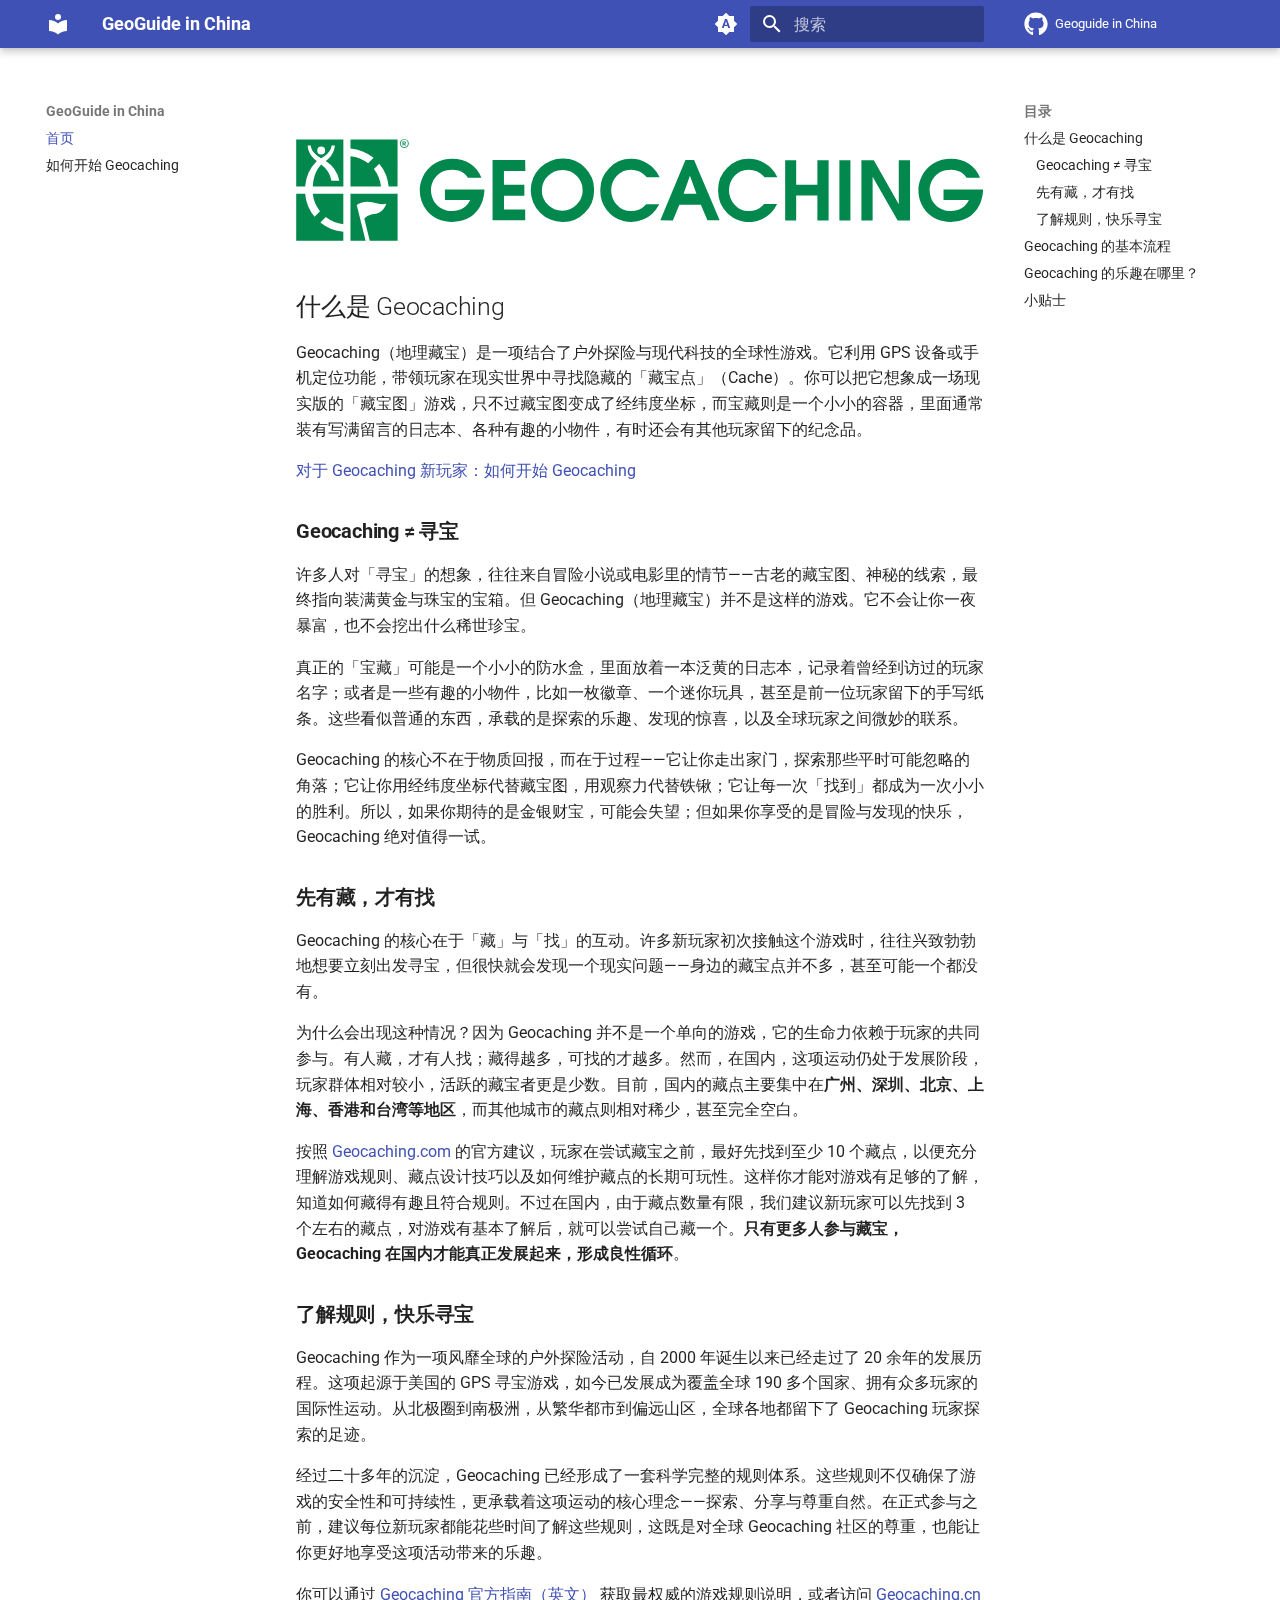
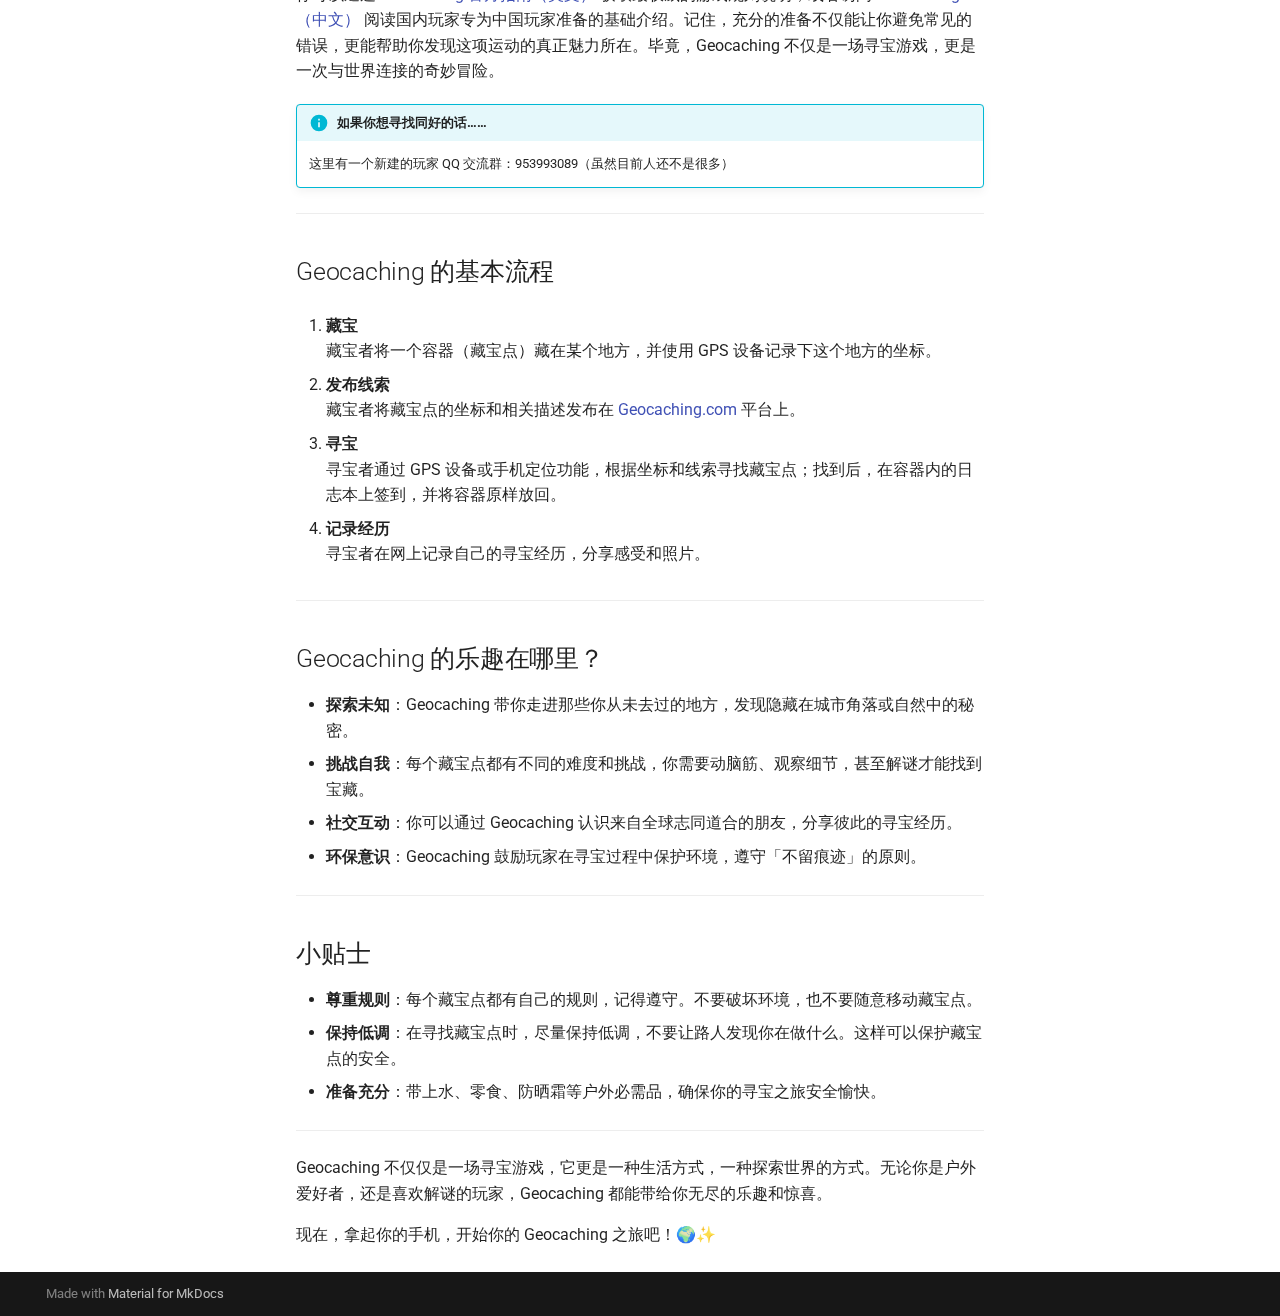
<file: index.html>
<!doctype html>
<html lang="zh" class="no-js">
  <head>
    
      <meta charset="utf-8">
      <meta name="viewport" content="width=device-width,initial-scale=1">
      
      
      
        <link rel="canonical" href="https://www.geoguide.top/">
      
      
      
        <link rel="next" href="getting-started/">
      
      
      <link rel="icon" href="assets/images/favicon.png">
      <meta name="generator" content="mkdocs-1.6.1, mkdocs-material-9.6.12">
    
    
      
        <title>首页 - GeoGuide in China</title>
      
    
    
      <link rel="stylesheet" href="assets/stylesheets/main.2afb09e1.min.css">
      
        
        <link rel="stylesheet" href="assets/stylesheets/palette.06af60db.min.css">
      
      


    
    
      
    
    
      
        
        
        <link rel="preconnect" href="https://fonts.gstatic.com" crossorigin>
        <link rel="stylesheet" href="https://fonts.googleapis.com/css?family=Roboto:300,300i,400,400i,700,700i%7CRoboto+Mono:400,400i,700,700i&display=fallback">
        <style>:root{--md-text-font:"Roboto";--md-code-font:"Roboto Mono"}</style>
      
    
    
    <script>__md_scope=new URL(".",location),__md_hash=e=>[...e].reduce(((e,_)=>(e<<5)-e+_.charCodeAt(0)),0),__md_get=(e,_=localStorage,t=__md_scope)=>JSON.parse(_.getItem(t.pathname+"."+e)),__md_set=(e,_,t=localStorage,a=__md_scope)=>{try{t.setItem(a.pathname+"."+e,JSON.stringify(_))}catch(e){}}</script>
    
      

    
    
    
  </head>
  
  
    
    
      
    
    
    
    
    <body dir="ltr" data-md-color-scheme="default" data-md-color-primary="indigo" data-md-color-accent="indigo">
  
    
    <input class="md-toggle" data-md-toggle="drawer" type="checkbox" id="__drawer" autocomplete="off">
    <input class="md-toggle" data-md-toggle="search" type="checkbox" id="__search" autocomplete="off">
    <label class="md-overlay" for="__drawer"></label>
    <div data-md-component="skip">
      
        
        <a href="#_1" class="md-skip">
          跳转至
        </a>
      
    </div>
    <div data-md-component="announce">
      
    </div>
    
    
      

  

<header class="md-header md-header--shadow" data-md-component="header">
  <nav class="md-header__inner md-grid" aria-label="页眉">
    <a href="." title="GeoGuide in China" class="md-header__button md-logo" aria-label="GeoGuide in China" data-md-component="logo">
      
  
  <svg xmlns="http://www.w3.org/2000/svg" viewBox="0 0 24 24"><path d="M12 8a3 3 0 0 0 3-3 3 3 0 0 0-3-3 3 3 0 0 0-3 3 3 3 0 0 0 3 3m0 3.54C9.64 9.35 6.5 8 3 8v11c3.5 0 6.64 1.35 9 3.54 2.36-2.19 5.5-3.54 9-3.54V8c-3.5 0-6.64 1.35-9 3.54"/></svg>

    </a>
    <label class="md-header__button md-icon" for="__drawer">
      
      <svg xmlns="http://www.w3.org/2000/svg" viewBox="0 0 24 24"><path d="M3 6h18v2H3zm0 5h18v2H3zm0 5h18v2H3z"/></svg>
    </label>
    <div class="md-header__title" data-md-component="header-title">
      <div class="md-header__ellipsis">
        <div class="md-header__topic">
          <span class="md-ellipsis">
            GeoGuide in China
          </span>
        </div>
        <div class="md-header__topic" data-md-component="header-topic">
          <span class="md-ellipsis">
            
              首页
            
          </span>
        </div>
      </div>
    </div>
    
      
        <form class="md-header__option" data-md-component="palette">
  
    
    
    
    <input class="md-option" data-md-color-media="(prefers-color-scheme)" data-md-color-scheme="default" data-md-color-primary="indigo" data-md-color-accent="indigo"  aria-label="Switch to light mode"  type="radio" name="__palette" id="__palette_0">
    
      <label class="md-header__button md-icon" title="Switch to light mode" for="__palette_1" hidden>
        <svg xmlns="http://www.w3.org/2000/svg" viewBox="0 0 24 24"><path d="m14.3 16-.7-2h-3.2l-.7 2H7.8L11 7h2l3.2 9zM20 8.69V4h-4.69L12 .69 8.69 4H4v4.69L.69 12 4 15.31V20h4.69L12 23.31 15.31 20H20v-4.69L23.31 12zm-9.15 3.96h2.3L12 9z"/></svg>
      </label>
    
  
    
    
    
    <input class="md-option" data-md-color-media="(prefers-color-scheme: light)" data-md-color-scheme="default" data-md-color-primary="indigo" data-md-color-accent="indigo"  aria-label="Switch to dark mode"  type="radio" name="__palette" id="__palette_1">
    
      <label class="md-header__button md-icon" title="Switch to dark mode" for="__palette_2" hidden>
        <svg xmlns="http://www.w3.org/2000/svg" viewBox="0 0 24 24"><path d="M12 8a4 4 0 0 0-4 4 4 4 0 0 0 4 4 4 4 0 0 0 4-4 4 4 0 0 0-4-4m0 10a6 6 0 0 1-6-6 6 6 0 0 1 6-6 6 6 0 0 1 6 6 6 6 0 0 1-6 6m8-9.31V4h-4.69L12 .69 8.69 4H4v4.69L.69 12 4 15.31V20h4.69L12 23.31 15.31 20H20v-4.69L23.31 12z"/></svg>
      </label>
    
  
    
    
    
    <input class="md-option" data-md-color-media="(prefers-color-scheme: dark)" data-md-color-scheme="slate" data-md-color-primary="indigo" data-md-color-accent="indigo"  aria-label="Switch to system preference"  type="radio" name="__palette" id="__palette_2">
    
      <label class="md-header__button md-icon" title="Switch to system preference" for="__palette_0" hidden>
        <svg xmlns="http://www.w3.org/2000/svg" viewBox="0 0 24 24"><path d="M12 18c-.89 0-1.74-.2-2.5-.55C11.56 16.5 13 14.42 13 12s-1.44-4.5-3.5-5.45C10.26 6.2 11.11 6 12 6a6 6 0 0 1 6 6 6 6 0 0 1-6 6m8-9.31V4h-4.69L12 .69 8.69 4H4v4.69L.69 12 4 15.31V20h4.69L12 23.31 15.31 20H20v-4.69L23.31 12z"/></svg>
      </label>
    
  
</form>
      
    
    
      <script>var palette=__md_get("__palette");if(palette&&palette.color){if("(prefers-color-scheme)"===palette.color.media){var media=matchMedia("(prefers-color-scheme: light)"),input=document.querySelector(media.matches?"[data-md-color-media='(prefers-color-scheme: light)']":"[data-md-color-media='(prefers-color-scheme: dark)']");palette.color.media=input.getAttribute("data-md-color-media"),palette.color.scheme=input.getAttribute("data-md-color-scheme"),palette.color.primary=input.getAttribute("data-md-color-primary"),palette.color.accent=input.getAttribute("data-md-color-accent")}for(var[key,value]of Object.entries(palette.color))document.body.setAttribute("data-md-color-"+key,value)}</script>
    
    
    
      
      
        <label class="md-header__button md-icon" for="__search">
          
          <svg xmlns="http://www.w3.org/2000/svg" viewBox="0 0 24 24"><path d="M9.5 3A6.5 6.5 0 0 1 16 9.5c0 1.61-.59 3.09-1.56 4.23l.27.27h.79l5 5-1.5 1.5-5-5v-.79l-.27-.27A6.52 6.52 0 0 1 9.5 16 6.5 6.5 0 0 1 3 9.5 6.5 6.5 0 0 1 9.5 3m0 2C7 5 5 7 5 9.5S7 14 9.5 14 14 12 14 9.5 12 5 9.5 5"/></svg>
        </label>
        <div class="md-search" data-md-component="search" role="dialog">
  <label class="md-search__overlay" for="__search"></label>
  <div class="md-search__inner" role="search">
    <form class="md-search__form" name="search">
      <input type="text" class="md-search__input" name="query" aria-label="搜索" placeholder="搜索" autocapitalize="off" autocorrect="off" autocomplete="off" spellcheck="false" data-md-component="search-query" required>
      <label class="md-search__icon md-icon" for="__search">
        
        <svg xmlns="http://www.w3.org/2000/svg" viewBox="0 0 24 24"><path d="M9.5 3A6.5 6.5 0 0 1 16 9.5c0 1.61-.59 3.09-1.56 4.23l.27.27h.79l5 5-1.5 1.5-5-5v-.79l-.27-.27A6.52 6.52 0 0 1 9.5 16 6.5 6.5 0 0 1 3 9.5 6.5 6.5 0 0 1 9.5 3m0 2C7 5 5 7 5 9.5S7 14 9.5 14 14 12 14 9.5 12 5 9.5 5"/></svg>
        
        <svg xmlns="http://www.w3.org/2000/svg" viewBox="0 0 24 24"><path d="M20 11v2H8l5.5 5.5-1.42 1.42L4.16 12l7.92-7.92L13.5 5.5 8 11z"/></svg>
      </label>
      <nav class="md-search__options" aria-label="查找">
        
        <button type="reset" class="md-search__icon md-icon" title="清空当前内容" aria-label="清空当前内容" tabindex="-1">
          
          <svg xmlns="http://www.w3.org/2000/svg" viewBox="0 0 24 24"><path d="M19 6.41 17.59 5 12 10.59 6.41 5 5 6.41 10.59 12 5 17.59 6.41 19 12 13.41 17.59 19 19 17.59 13.41 12z"/></svg>
        </button>
      </nav>
      
    </form>
    <div class="md-search__output">
      <div class="md-search__scrollwrap" tabindex="0" data-md-scrollfix>
        <div class="md-search-result" data-md-component="search-result">
          <div class="md-search-result__meta">
            正在初始化搜索引擎
          </div>
          <ol class="md-search-result__list" role="presentation"></ol>
        </div>
      </div>
    </div>
  </div>
</div>
      
    
    
      <div class="md-header__source">
        <a href="https://github.com/Konano/geoguide-in-china" title="前往仓库" class="md-source" data-md-component="source">
  <div class="md-source__icon md-icon">
    
    <svg xmlns="http://www.w3.org/2000/svg" viewBox="0 0 496 512"><!--! Font Awesome Free 6.7.2 by @fontawesome - https://fontawesome.com License - https://fontawesome.com/license/free (Icons: CC BY 4.0, Fonts: SIL OFL 1.1, Code: MIT License) Copyright 2024 Fonticons, Inc.--><path d="M165.9 397.4c0 2-2.3 3.6-5.2 3.6-3.3.3-5.6-1.3-5.6-3.6 0-2 2.3-3.6 5.2-3.6 3-.3 5.6 1.3 5.6 3.6m-31.1-4.5c-.7 2 1.3 4.3 4.3 4.9 2.6 1 5.6 0 6.2-2s-1.3-4.3-4.3-5.2c-2.6-.7-5.5.3-6.2 2.3m44.2-1.7c-2.9.7-4.9 2.6-4.6 4.9.3 2 2.9 3.3 5.9 2.6 2.9-.7 4.9-2.6 4.6-4.6-.3-1.9-3-3.2-5.9-2.9M244.8 8C106.1 8 0 113.3 0 252c0 110.9 69.8 205.8 169.5 239.2 12.8 2.3 17.3-5.6 17.3-12.1 0-6.2-.3-40.4-.3-61.4 0 0-70 15-84.7-29.8 0 0-11.4-29.1-27.8-36.6 0 0-22.9-15.7 1.6-15.4 0 0 24.9 2 38.6 25.8 21.9 38.6 58.6 27.5 72.9 20.9 2.3-16 8.8-27.1 16-33.7-55.9-6.2-112.3-14.3-112.3-110.5 0-27.5 7.6-41.3 23.6-58.9-2.6-6.5-11.1-33.3 2.6-67.9 20.9-6.5 69 27 69 27 20-5.6 41.5-8.5 62.8-8.5s42.8 2.9 62.8 8.5c0 0 48.1-33.6 69-27 13.7 34.7 5.2 61.4 2.6 67.9 16 17.7 25.8 31.5 25.8 58.9 0 96.5-58.9 104.2-114.8 110.5 9.2 7.9 17 22.9 17 46.4 0 33.7-.3 75.4-.3 83.6 0 6.5 4.6 14.4 17.3 12.1C428.2 457.8 496 362.9 496 252 496 113.3 383.5 8 244.8 8M97.2 352.9c-1.3 1-1 3.3.7 5.2 1.6 1.6 3.9 2.3 5.2 1 1.3-1 1-3.3-.7-5.2-1.6-1.6-3.9-2.3-5.2-1m-10.8-8.1c-.7 1.3.3 2.9 2.3 3.9 1.6 1 3.6.7 4.3-.7.7-1.3-.3-2.9-2.3-3.9-2-.6-3.6-.3-4.3.7m32.4 35.6c-1.6 1.3-1 4.3 1.3 6.2 2.3 2.3 5.2 2.6 6.5 1 1.3-1.3.7-4.3-1.3-6.2-2.2-2.3-5.2-2.6-6.5-1m-11.4-14.7c-1.6 1-1.6 3.6 0 5.9s4.3 3.3 5.6 2.3c1.6-1.3 1.6-3.9 0-6.2-1.4-2.3-4-3.3-5.6-2"/></svg>
  </div>
  <div class="md-source__repository">
    Geoguide in China
  </div>
</a>
      </div>
    
  </nav>
  
</header>
    
    <div class="md-container" data-md-component="container">
      
      
        
          
        
      
      <main class="md-main" data-md-component="main">
        <div class="md-main__inner md-grid">
          
            
              
              <div class="md-sidebar md-sidebar--primary" data-md-component="sidebar" data-md-type="navigation" >
                <div class="md-sidebar__scrollwrap">
                  <div class="md-sidebar__inner">
                    



<nav class="md-nav md-nav--primary" aria-label="导航栏" data-md-level="0">
  <label class="md-nav__title" for="__drawer">
    <a href="." title="GeoGuide in China" class="md-nav__button md-logo" aria-label="GeoGuide in China" data-md-component="logo">
      
  
  <svg xmlns="http://www.w3.org/2000/svg" viewBox="0 0 24 24"><path d="M12 8a3 3 0 0 0 3-3 3 3 0 0 0-3-3 3 3 0 0 0-3 3 3 3 0 0 0 3 3m0 3.54C9.64 9.35 6.5 8 3 8v11c3.5 0 6.64 1.35 9 3.54 2.36-2.19 5.5-3.54 9-3.54V8c-3.5 0-6.64 1.35-9 3.54"/></svg>

    </a>
    GeoGuide in China
  </label>
  
    <div class="md-nav__source">
      <a href="https://github.com/Konano/geoguide-in-china" title="前往仓库" class="md-source" data-md-component="source">
  <div class="md-source__icon md-icon">
    
    <svg xmlns="http://www.w3.org/2000/svg" viewBox="0 0 496 512"><!--! Font Awesome Free 6.7.2 by @fontawesome - https://fontawesome.com License - https://fontawesome.com/license/free (Icons: CC BY 4.0, Fonts: SIL OFL 1.1, Code: MIT License) Copyright 2024 Fonticons, Inc.--><path d="M165.9 397.4c0 2-2.3 3.6-5.2 3.6-3.3.3-5.6-1.3-5.6-3.6 0-2 2.3-3.6 5.2-3.6 3-.3 5.6 1.3 5.6 3.6m-31.1-4.5c-.7 2 1.3 4.3 4.3 4.9 2.6 1 5.6 0 6.2-2s-1.3-4.3-4.3-5.2c-2.6-.7-5.5.3-6.2 2.3m44.2-1.7c-2.9.7-4.9 2.6-4.6 4.9.3 2 2.9 3.3 5.9 2.6 2.9-.7 4.9-2.6 4.6-4.6-.3-1.9-3-3.2-5.9-2.9M244.8 8C106.1 8 0 113.3 0 252c0 110.9 69.8 205.8 169.5 239.2 12.8 2.3 17.3-5.6 17.3-12.1 0-6.2-.3-40.4-.3-61.4 0 0-70 15-84.7-29.8 0 0-11.4-29.1-27.8-36.6 0 0-22.9-15.7 1.6-15.4 0 0 24.9 2 38.6 25.8 21.9 38.6 58.6 27.5 72.9 20.9 2.3-16 8.8-27.1 16-33.7-55.9-6.2-112.3-14.3-112.3-110.5 0-27.5 7.6-41.3 23.6-58.9-2.6-6.5-11.1-33.3 2.6-67.9 20.9-6.5 69 27 69 27 20-5.6 41.5-8.5 62.8-8.5s42.8 2.9 62.8 8.5c0 0 48.1-33.6 69-27 13.7 34.7 5.2 61.4 2.6 67.9 16 17.7 25.8 31.5 25.8 58.9 0 96.5-58.9 104.2-114.8 110.5 9.2 7.9 17 22.9 17 46.4 0 33.7-.3 75.4-.3 83.6 0 6.5 4.6 14.4 17.3 12.1C428.2 457.8 496 362.9 496 252 496 113.3 383.5 8 244.8 8M97.2 352.9c-1.3 1-1 3.3.7 5.2 1.6 1.6 3.9 2.3 5.2 1 1.3-1 1-3.3-.7-5.2-1.6-1.6-3.9-2.3-5.2-1m-10.8-8.1c-.7 1.3.3 2.9 2.3 3.9 1.6 1 3.6.7 4.3-.7.7-1.3-.3-2.9-2.3-3.9-2-.6-3.6-.3-4.3.7m32.4 35.6c-1.6 1.3-1 4.3 1.3 6.2 2.3 2.3 5.2 2.6 6.5 1 1.3-1.3.7-4.3-1.3-6.2-2.2-2.3-5.2-2.6-6.5-1m-11.4-14.7c-1.6 1-1.6 3.6 0 5.9s4.3 3.3 5.6 2.3c1.6-1.3 1.6-3.9 0-6.2-1.4-2.3-4-3.3-5.6-2"/></svg>
  </div>
  <div class="md-source__repository">
    Geoguide in China
  </div>
</a>
    </div>
  
  <ul class="md-nav__list" data-md-scrollfix>
    
      
      
  
  
    
  
  
  
    <li class="md-nav__item md-nav__item--active">
      
      <input class="md-nav__toggle md-toggle" type="checkbox" id="__toc">
      
      
        
      
      
        <label class="md-nav__link md-nav__link--active" for="__toc">
          
  
  
  <span class="md-ellipsis">
    首页
    
  </span>
  

          <span class="md-nav__icon md-icon"></span>
        </label>
      
      <a href="." class="md-nav__link md-nav__link--active">
        
  
  
  <span class="md-ellipsis">
    首页
    
  </span>
  

      </a>
      
        

<nav class="md-nav md-nav--secondary" aria-label="目录">
  
  
  
    
  
  
    <label class="md-nav__title" for="__toc">
      <span class="md-nav__icon md-icon"></span>
      目录
    </label>
    <ul class="md-nav__list" data-md-component="toc" data-md-scrollfix>
      
        <li class="md-nav__item">
  <a href="#geocaching" class="md-nav__link">
    <span class="md-ellipsis">
      什么是 Geocaching
    </span>
  </a>
  
    <nav class="md-nav" aria-label="什么是 Geocaching">
      <ul class="md-nav__list">
        
          <li class="md-nav__item">
  <a href="#geocaching_1" class="md-nav__link">
    <span class="md-ellipsis">
      Geocaching ≠ 寻宝
    </span>
  </a>
  
</li>
        
          <li class="md-nav__item">
  <a href="#_2" class="md-nav__link">
    <span class="md-ellipsis">
      先有藏，才有找
    </span>
  </a>
  
</li>
        
          <li class="md-nav__item">
  <a href="#_3" class="md-nav__link">
    <span class="md-ellipsis">
      了解规则，快乐寻宝
    </span>
  </a>
  
</li>
        
      </ul>
    </nav>
  
</li>
      
        <li class="md-nav__item">
  <a href="#geocaching_2" class="md-nav__link">
    <span class="md-ellipsis">
      Geocaching 的基本流程
    </span>
  </a>
  
</li>
      
        <li class="md-nav__item">
  <a href="#geocaching_3" class="md-nav__link">
    <span class="md-ellipsis">
      Geocaching 的乐趣在哪里？
    </span>
  </a>
  
</li>
      
        <li class="md-nav__item">
  <a href="#_4" class="md-nav__link">
    <span class="md-ellipsis">
      小贴士
    </span>
  </a>
  
</li>
      
    </ul>
  
</nav>
      
    </li>
  

    
      
      
  
  
  
  
    <li class="md-nav__item">
      <a href="getting-started/" class="md-nav__link">
        
  
  
  <span class="md-ellipsis">
    如何开始 Geocaching
    
  </span>
  

      </a>
    </li>
  

    
  </ul>
</nav>
                  </div>
                </div>
              </div>
            
            
              
              <div class="md-sidebar md-sidebar--secondary" data-md-component="sidebar" data-md-type="toc" >
                <div class="md-sidebar__scrollwrap">
                  <div class="md-sidebar__inner">
                    

<nav class="md-nav md-nav--secondary" aria-label="目录">
  
  
  
    
  
  
    <label class="md-nav__title" for="__toc">
      <span class="md-nav__icon md-icon"></span>
      目录
    </label>
    <ul class="md-nav__list" data-md-component="toc" data-md-scrollfix>
      
        <li class="md-nav__item">
  <a href="#geocaching" class="md-nav__link">
    <span class="md-ellipsis">
      什么是 Geocaching
    </span>
  </a>
  
    <nav class="md-nav" aria-label="什么是 Geocaching">
      <ul class="md-nav__list">
        
          <li class="md-nav__item">
  <a href="#geocaching_1" class="md-nav__link">
    <span class="md-ellipsis">
      Geocaching ≠ 寻宝
    </span>
  </a>
  
</li>
        
          <li class="md-nav__item">
  <a href="#_2" class="md-nav__link">
    <span class="md-ellipsis">
      先有藏，才有找
    </span>
  </a>
  
</li>
        
          <li class="md-nav__item">
  <a href="#_3" class="md-nav__link">
    <span class="md-ellipsis">
      了解规则，快乐寻宝
    </span>
  </a>
  
</li>
        
      </ul>
    </nav>
  
</li>
      
        <li class="md-nav__item">
  <a href="#geocaching_2" class="md-nav__link">
    <span class="md-ellipsis">
      Geocaching 的基本流程
    </span>
  </a>
  
</li>
      
        <li class="md-nav__item">
  <a href="#geocaching_3" class="md-nav__link">
    <span class="md-ellipsis">
      Geocaching 的乐趣在哪里？
    </span>
  </a>
  
</li>
      
        <li class="md-nav__item">
  <a href="#_4" class="md-nav__link">
    <span class="md-ellipsis">
      小贴士
    </span>
  </a>
  
</li>
      
    </ul>
  
</nav>
                  </div>
                </div>
              </div>
            
          
          
            <div class="md-content" data-md-component="content">
              <article class="md-content__inner md-typeset">
                
                  


  
  


<h1 id="_1"></h1>
<p><img alt="" src="imgs/geocaching.svg" /></p>
<h2 id="geocaching">什么是 Geocaching</h2>
<p>Geocaching（地理藏宝）是一项结合了户外探险与现代科技的全球性游戏。它利用 GPS 设备或手机定位功能，带领玩家在现实世界中寻找隐藏的「藏宝点」（Cache）。你可以把它想象成一场现实版的「藏宝图」游戏，只不过藏宝图变成了经纬度坐标，而宝藏则是一个小小的容器，里面通常装有写满留言的日志本、各种有趣的小物件，有时还会有其他玩家留下的纪念品。</p>
<p><a href="getting-started/">对于 Geocaching 新玩家：如何开始 Geocaching</a></p>
<h3 id="geocaching_1"><strong>Geocaching ≠ 寻宝</strong></h3>
<p>许多人对「寻宝」的想象，往往来自冒险小说或电影里的情节——古老的藏宝图、神秘的线索，最终指向装满黄金与珠宝的宝箱。但 Geocaching（地理藏宝）并不是这样的游戏。它不会让你一夜暴富，也不会挖出什么稀世珍宝。</p>
<p>真正的「宝藏」可能是一个小小的防水盒，里面放着一本泛黄的日志本，记录着曾经到访过的玩家名字；或者是一些有趣的小物件，比如一枚徽章、一个迷你玩具，甚至是前一位玩家留下的手写纸条。这些看似普通的东西，承载的是探索的乐趣、发现的惊喜，以及全球玩家之间微妙的联系。</p>
<p>Geocaching 的核心不在于物质回报，而在于过程——它让你走出家门，探索那些平时可能忽略的角落；它让你用经纬度坐标代替藏宝图，用观察力代替铁锹；它让每一次「找到」都成为一次小小的胜利。所以，如果你期待的是金银财宝，可能会失望；但如果你享受的是冒险与发现的快乐，Geocaching 绝对值得一试。</p>
<h3 id="_2"><strong>先有藏，才有找</strong></h3>
<p>Geocaching 的核心在于「藏」与「找」的互动。许多新玩家初次接触这个游戏时，往往兴致勃勃地想要立刻出发寻宝，但很快就会发现一个现实问题——身边的藏宝点并不多，甚至可能一个都没有。</p>
<p>为什么会出现这种情况？因为 Geocaching 并不是一个单向的游戏，它的生命力依赖于玩家的共同参与。有人藏，才有人找；藏得越多，可找的才越多。然而，在国内，这项运动仍处于发展阶段，玩家群体相对较小，活跃的藏宝者更是少数。目前，国内的藏点主要集中在<strong>广州、深圳、北京、上海、香港和台湾等地区</strong>，而其他城市的藏点则相对稀少，甚至完全空白。</p>
<p>按照 <a href="https://www.geocaching.com/play/hide">Geocaching.com</a> 的官方建议，玩家在尝试藏宝之前，最好先找到至少 10 个藏点，以便充分理解游戏规则、藏点设计技巧以及如何维护藏点的长期可玩性。这样你才能对游戏有足够的了解，知道如何藏得有趣且符合规则。不过在国内，由于藏点数量有限，我们建议新玩家可以先找到 3 个左右的藏点，对游戏有基本了解后，就可以尝试自己藏一个。<strong>只有更多人参与藏宝，Geocaching 在国内才能真正发展起来，形成良性循环</strong>。</p>
<h3 id="_3"><strong>了解规则，快乐寻宝</strong></h3>
<p>Geocaching 作为一项风靡全球的户外探险活动，自 2000 年诞生以来已经走过了 20 余年的发展历程。这项起源于美国的 GPS 寻宝游戏，如今已发展成为覆盖全球 190 多个国家、拥有众多玩家的国际性运动。从北极圈到南极洲，从繁华都市到偏远山区，全球各地都留下了 Geocaching 玩家探索的足迹。</p>
<p>经过二十多年的沉淀，Geocaching 已经形成了一套科学完整的规则体系。这些规则不仅确保了游戏的安全性和可持续性，更承载着这项运动的核心理念——探索、分享与尊重自然。在正式参与之前，建议每位新玩家都能花些时间了解这些规则，这既是对全球 Geocaching 社区的尊重，也能让你更好地享受这项活动带来的乐趣。</p>
<p>你可以通过 <a href="https://www.geocaching.com/guide/">Geocaching 官方指南（英文）</a> 获取最权威的游戏规则说明，或者访问 <a href="https://www.geocaching.cn/courses/">Geocaching.cn（中文）</a> 阅读国内玩家专为中国玩家准备的基础介绍。记住，充分的准备不仅能让你避免常见的错误，更能帮助你发现这项运动的真正魅力所在。毕竟，Geocaching 不仅是一场寻宝游戏，更是一次与世界连接的奇妙冒险。</p>
<div class="admonition info">
<p class="admonition-title">如果你想寻找同好的话……</p>
<p>这里有一个新建的玩家 QQ 交流群：953993089（虽然目前人还不是很多）</p>
</div>
<hr />
<h2 id="geocaching_2">Geocaching 的基本流程</h2>
<ol>
<li>
<p><strong>藏宝</strong><br />
   藏宝者将一个容器（藏宝点）藏在某个地方，并使用 GPS 设备记录下这个地方的坐标。</p>
</li>
<li>
<p><strong>发布线索</strong><br />
   藏宝者将藏宝点的坐标和相关描述发布在 <a href="https://www.geocaching.com">Geocaching.com</a> 平台上。</p>
</li>
<li>
<p><strong>寻宝</strong><br />
   寻宝者通过 GPS 设备或手机定位功能，根据坐标和线索寻找藏宝点；找到后，在容器内的日志本上签到，并将容器原样放回。</p>
</li>
<li>
<p><strong>记录经历</strong><br />
   寻宝者在网上记录自己的寻宝经历，分享感受和照片。</p>
</li>
</ol>
<hr />
<h2 id="geocaching_3">Geocaching 的乐趣在哪里？</h2>
<ul>
<li><strong>探索未知</strong>：Geocaching 带你走进那些你从未去过的地方，发现隐藏在城市角落或自然中的秘密。</li>
<li><strong>挑战自我</strong>：每个藏宝点都有不同的难度和挑战，你需要动脑筋、观察细节，甚至解谜才能找到宝藏。</li>
<li><strong>社交互动</strong>：你可以通过 Geocaching 认识来自全球志同道合的朋友，分享彼此的寻宝经历。</li>
<li><strong>环保意识</strong>：Geocaching 鼓励玩家在寻宝过程中保护环境，遵守「不留痕迹」的原则。</li>
</ul>
<hr />
<h2 id="_4">小贴士</h2>
<ul>
<li><strong>尊重规则</strong>：每个藏宝点都有自己的规则，记得遵守。不要破坏环境，也不要随意移动藏宝点。</li>
<li><strong>保持低调</strong>：在寻找藏宝点时，尽量保持低调，不要让路人发现你在做什么。这样可以保护藏宝点的安全。</li>
<li><strong>准备充分</strong>：带上水、零食、防晒霜等户外必需品，确保你的寻宝之旅安全愉快。</li>
</ul>
<hr />
<p>Geocaching 不仅仅是一场寻宝游戏，它更是一种生活方式，一种探索世界的方式。无论你是户外爱好者，还是喜欢解谜的玩家，Geocaching 都能带给你无尽的乐趣和惊喜。</p>
<p>现在，拿起你的手机，开始你的 Geocaching 之旅吧！🌍✨</p>







  
  






                
              </article>
            </div>
          
          
<script>var target=document.getElementById(location.hash.slice(1));target&&target.name&&(target.checked=target.name.startsWith("__tabbed_"))</script>
        </div>
        
      </main>
      
        <footer class="md-footer">
  
  <div class="md-footer-meta md-typeset">
    <div class="md-footer-meta__inner md-grid">
      <div class="md-copyright">
  
  
    Made with
    <a href="https://squidfunk.github.io/mkdocs-material/" target="_blank" rel="noopener">
      Material for MkDocs
    </a>
  
</div>
      
    </div>
  </div>
</footer>
      
    </div>
    <div class="md-dialog" data-md-component="dialog">
      <div class="md-dialog__inner md-typeset"></div>
    </div>
    
    
    
      
      <script id="__config" type="application/json">{"base": ".", "features": ["navigation.instant", "navigation.instant.prefetch"], "search": "assets/javascripts/workers/search.f8cc74c7.min.js", "tags": null, "translations": {"clipboard.copied": "\u5df2\u590d\u5236", "clipboard.copy": "\u590d\u5236", "search.result.more.one": "\u5728\u8be5\u9875\u4e0a\u8fd8\u6709 1 \u4e2a\u7b26\u5408\u6761\u4ef6\u7684\u7ed3\u679c", "search.result.more.other": "\u5728\u8be5\u9875\u4e0a\u8fd8\u6709 # \u4e2a\u7b26\u5408\u6761\u4ef6\u7684\u7ed3\u679c", "search.result.none": "\u6ca1\u6709\u627e\u5230\u7b26\u5408\u6761\u4ef6\u7684\u7ed3\u679c", "search.result.one": "\u627e\u5230 1 \u4e2a\u7b26\u5408\u6761\u4ef6\u7684\u7ed3\u679c", "search.result.other": "# \u4e2a\u7b26\u5408\u6761\u4ef6\u7684\u7ed3\u679c", "search.result.placeholder": "\u952e\u5165\u4ee5\u5f00\u59cb\u641c\u7d22", "search.result.term.missing": "\u7f3a\u5c11", "select.version": "\u9009\u62e9\u5f53\u524d\u7248\u672c"}, "version": null}</script>
    
    
      <script src="assets/javascripts/bundle.c8b220af.min.js"></script>
      
    
  </body>
</html>
</file>
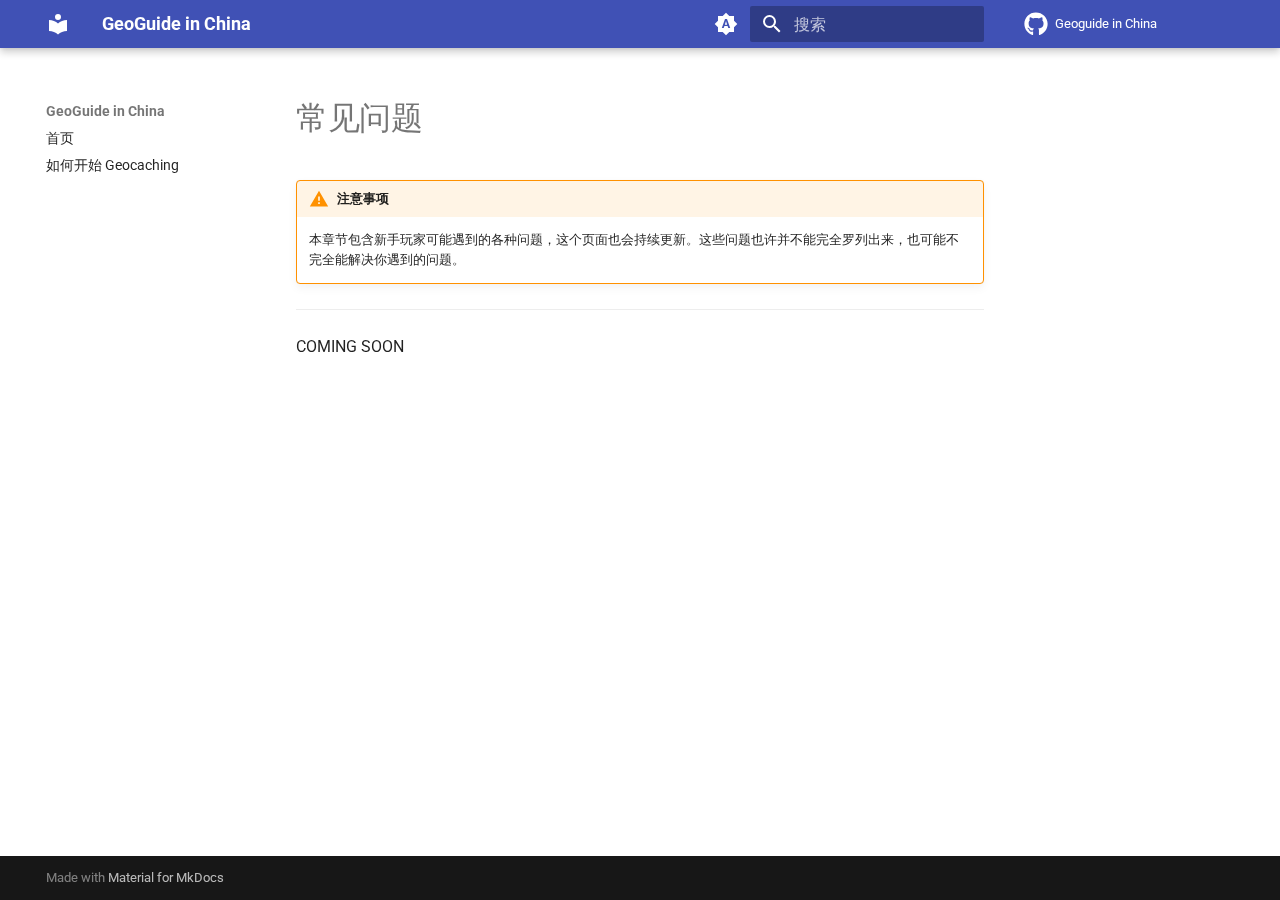
<file: faq/index.html>
<!doctype html>
<html lang="zh" class="no-js">
  <head>
    
      <meta charset="utf-8">
      <meta name="viewport" content="width=device-width,initial-scale=1">
      
      
      
        <link rel="canonical" href="https://www.geoguide.top/faq/">
      
      
      
      
      <link rel="icon" href="../assets/images/favicon.png">
      <meta name="generator" content="mkdocs-1.6.1, mkdocs-material-9.6.12">
    
    
      
        <title>常见问题 - GeoGuide in China</title>
      
    
    
      <link rel="stylesheet" href="../assets/stylesheets/main.2afb09e1.min.css">
      
        
        <link rel="stylesheet" href="../assets/stylesheets/palette.06af60db.min.css">
      
      


    
    
      
    
    
      
        
        
        <link rel="preconnect" href="https://fonts.gstatic.com" crossorigin>
        <link rel="stylesheet" href="https://fonts.googleapis.com/css?family=Roboto:300,300i,400,400i,700,700i%7CRoboto+Mono:400,400i,700,700i&display=fallback">
        <style>:root{--md-text-font:"Roboto";--md-code-font:"Roboto Mono"}</style>
      
    
    
    <script>__md_scope=new URL("..",location),__md_hash=e=>[...e].reduce(((e,_)=>(e<<5)-e+_.charCodeAt(0)),0),__md_get=(e,_=localStorage,t=__md_scope)=>JSON.parse(_.getItem(t.pathname+"."+e)),__md_set=(e,_,t=localStorage,a=__md_scope)=>{try{t.setItem(a.pathname+"."+e,JSON.stringify(_))}catch(e){}}</script>
    
      

    
    
    
  </head>
  
  
    
    
      
    
    
    
    
    <body dir="ltr" data-md-color-scheme="default" data-md-color-primary="indigo" data-md-color-accent="indigo">
  
    
    <input class="md-toggle" data-md-toggle="drawer" type="checkbox" id="__drawer" autocomplete="off">
    <input class="md-toggle" data-md-toggle="search" type="checkbox" id="__search" autocomplete="off">
    <label class="md-overlay" for="__drawer"></label>
    <div data-md-component="skip">
      
        
        <a href="#_1" class="md-skip">
          跳转至
        </a>
      
    </div>
    <div data-md-component="announce">
      
    </div>
    
    
      

  

<header class="md-header md-header--shadow" data-md-component="header">
  <nav class="md-header__inner md-grid" aria-label="页眉">
    <a href=".." title="GeoGuide in China" class="md-header__button md-logo" aria-label="GeoGuide in China" data-md-component="logo">
      
  
  <svg xmlns="http://www.w3.org/2000/svg" viewBox="0 0 24 24"><path d="M12 8a3 3 0 0 0 3-3 3 3 0 0 0-3-3 3 3 0 0 0-3 3 3 3 0 0 0 3 3m0 3.54C9.64 9.35 6.5 8 3 8v11c3.5 0 6.64 1.35 9 3.54 2.36-2.19 5.5-3.54 9-3.54V8c-3.5 0-6.64 1.35-9 3.54"/></svg>

    </a>
    <label class="md-header__button md-icon" for="__drawer">
      
      <svg xmlns="http://www.w3.org/2000/svg" viewBox="0 0 24 24"><path d="M3 6h18v2H3zm0 5h18v2H3zm0 5h18v2H3z"/></svg>
    </label>
    <div class="md-header__title" data-md-component="header-title">
      <div class="md-header__ellipsis">
        <div class="md-header__topic">
          <span class="md-ellipsis">
            GeoGuide in China
          </span>
        </div>
        <div class="md-header__topic" data-md-component="header-topic">
          <span class="md-ellipsis">
            
              常见问题
            
          </span>
        </div>
      </div>
    </div>
    
      
        <form class="md-header__option" data-md-component="palette">
  
    
    
    
    <input class="md-option" data-md-color-media="(prefers-color-scheme)" data-md-color-scheme="default" data-md-color-primary="indigo" data-md-color-accent="indigo"  aria-label="Switch to light mode"  type="radio" name="__palette" id="__palette_0">
    
      <label class="md-header__button md-icon" title="Switch to light mode" for="__palette_1" hidden>
        <svg xmlns="http://www.w3.org/2000/svg" viewBox="0 0 24 24"><path d="m14.3 16-.7-2h-3.2l-.7 2H7.8L11 7h2l3.2 9zM20 8.69V4h-4.69L12 .69 8.69 4H4v4.69L.69 12 4 15.31V20h4.69L12 23.31 15.31 20H20v-4.69L23.31 12zm-9.15 3.96h2.3L12 9z"/></svg>
      </label>
    
  
    
    
    
    <input class="md-option" data-md-color-media="(prefers-color-scheme: light)" data-md-color-scheme="default" data-md-color-primary="indigo" data-md-color-accent="indigo"  aria-label="Switch to dark mode"  type="radio" name="__palette" id="__palette_1">
    
      <label class="md-header__button md-icon" title="Switch to dark mode" for="__palette_2" hidden>
        <svg xmlns="http://www.w3.org/2000/svg" viewBox="0 0 24 24"><path d="M12 8a4 4 0 0 0-4 4 4 4 0 0 0 4 4 4 4 0 0 0 4-4 4 4 0 0 0-4-4m0 10a6 6 0 0 1-6-6 6 6 0 0 1 6-6 6 6 0 0 1 6 6 6 6 0 0 1-6 6m8-9.31V4h-4.69L12 .69 8.69 4H4v4.69L.69 12 4 15.31V20h4.69L12 23.31 15.31 20H20v-4.69L23.31 12z"/></svg>
      </label>
    
  
    
    
    
    <input class="md-option" data-md-color-media="(prefers-color-scheme: dark)" data-md-color-scheme="slate" data-md-color-primary="indigo" data-md-color-accent="indigo"  aria-label="Switch to system preference"  type="radio" name="__palette" id="__palette_2">
    
      <label class="md-header__button md-icon" title="Switch to system preference" for="__palette_0" hidden>
        <svg xmlns="http://www.w3.org/2000/svg" viewBox="0 0 24 24"><path d="M12 18c-.89 0-1.74-.2-2.5-.55C11.56 16.5 13 14.42 13 12s-1.44-4.5-3.5-5.45C10.26 6.2 11.11 6 12 6a6 6 0 0 1 6 6 6 6 0 0 1-6 6m8-9.31V4h-4.69L12 .69 8.69 4H4v4.69L.69 12 4 15.31V20h4.69L12 23.31 15.31 20H20v-4.69L23.31 12z"/></svg>
      </label>
    
  
</form>
      
    
    
      <script>var palette=__md_get("__palette");if(palette&&palette.color){if("(prefers-color-scheme)"===palette.color.media){var media=matchMedia("(prefers-color-scheme: light)"),input=document.querySelector(media.matches?"[data-md-color-media='(prefers-color-scheme: light)']":"[data-md-color-media='(prefers-color-scheme: dark)']");palette.color.media=input.getAttribute("data-md-color-media"),palette.color.scheme=input.getAttribute("data-md-color-scheme"),palette.color.primary=input.getAttribute("data-md-color-primary"),palette.color.accent=input.getAttribute("data-md-color-accent")}for(var[key,value]of Object.entries(palette.color))document.body.setAttribute("data-md-color-"+key,value)}</script>
    
    
    
      
      
        <label class="md-header__button md-icon" for="__search">
          
          <svg xmlns="http://www.w3.org/2000/svg" viewBox="0 0 24 24"><path d="M9.5 3A6.5 6.5 0 0 1 16 9.5c0 1.61-.59 3.09-1.56 4.23l.27.27h.79l5 5-1.5 1.5-5-5v-.79l-.27-.27A6.52 6.52 0 0 1 9.5 16 6.5 6.5 0 0 1 3 9.5 6.5 6.5 0 0 1 9.5 3m0 2C7 5 5 7 5 9.5S7 14 9.5 14 14 12 14 9.5 12 5 9.5 5"/></svg>
        </label>
        <div class="md-search" data-md-component="search" role="dialog">
  <label class="md-search__overlay" for="__search"></label>
  <div class="md-search__inner" role="search">
    <form class="md-search__form" name="search">
      <input type="text" class="md-search__input" name="query" aria-label="搜索" placeholder="搜索" autocapitalize="off" autocorrect="off" autocomplete="off" spellcheck="false" data-md-component="search-query" required>
      <label class="md-search__icon md-icon" for="__search">
        
        <svg xmlns="http://www.w3.org/2000/svg" viewBox="0 0 24 24"><path d="M9.5 3A6.5 6.5 0 0 1 16 9.5c0 1.61-.59 3.09-1.56 4.23l.27.27h.79l5 5-1.5 1.5-5-5v-.79l-.27-.27A6.52 6.52 0 0 1 9.5 16 6.5 6.5 0 0 1 3 9.5 6.5 6.5 0 0 1 9.5 3m0 2C7 5 5 7 5 9.5S7 14 9.5 14 14 12 14 9.5 12 5 9.5 5"/></svg>
        
        <svg xmlns="http://www.w3.org/2000/svg" viewBox="0 0 24 24"><path d="M20 11v2H8l5.5 5.5-1.42 1.42L4.16 12l7.92-7.92L13.5 5.5 8 11z"/></svg>
      </label>
      <nav class="md-search__options" aria-label="查找">
        
        <button type="reset" class="md-search__icon md-icon" title="清空当前内容" aria-label="清空当前内容" tabindex="-1">
          
          <svg xmlns="http://www.w3.org/2000/svg" viewBox="0 0 24 24"><path d="M19 6.41 17.59 5 12 10.59 6.41 5 5 6.41 10.59 12 5 17.59 6.41 19 12 13.41 17.59 19 19 17.59 13.41 12z"/></svg>
        </button>
      </nav>
      
    </form>
    <div class="md-search__output">
      <div class="md-search__scrollwrap" tabindex="0" data-md-scrollfix>
        <div class="md-search-result" data-md-component="search-result">
          <div class="md-search-result__meta">
            正在初始化搜索引擎
          </div>
          <ol class="md-search-result__list" role="presentation"></ol>
        </div>
      </div>
    </div>
  </div>
</div>
      
    
    
      <div class="md-header__source">
        <a href="https://github.com/Konano/geoguide-in-china" title="前往仓库" class="md-source" data-md-component="source">
  <div class="md-source__icon md-icon">
    
    <svg xmlns="http://www.w3.org/2000/svg" viewBox="0 0 496 512"><!--! Font Awesome Free 6.7.2 by @fontawesome - https://fontawesome.com License - https://fontawesome.com/license/free (Icons: CC BY 4.0, Fonts: SIL OFL 1.1, Code: MIT License) Copyright 2024 Fonticons, Inc.--><path d="M165.9 397.4c0 2-2.3 3.6-5.2 3.6-3.3.3-5.6-1.3-5.6-3.6 0-2 2.3-3.6 5.2-3.6 3-.3 5.6 1.3 5.6 3.6m-31.1-4.5c-.7 2 1.3 4.3 4.3 4.9 2.6 1 5.6 0 6.2-2s-1.3-4.3-4.3-5.2c-2.6-.7-5.5.3-6.2 2.3m44.2-1.7c-2.9.7-4.9 2.6-4.6 4.9.3 2 2.9 3.3 5.9 2.6 2.9-.7 4.9-2.6 4.6-4.6-.3-1.9-3-3.2-5.9-2.9M244.8 8C106.1 8 0 113.3 0 252c0 110.9 69.8 205.8 169.5 239.2 12.8 2.3 17.3-5.6 17.3-12.1 0-6.2-.3-40.4-.3-61.4 0 0-70 15-84.7-29.8 0 0-11.4-29.1-27.8-36.6 0 0-22.9-15.7 1.6-15.4 0 0 24.9 2 38.6 25.8 21.9 38.6 58.6 27.5 72.9 20.9 2.3-16 8.8-27.1 16-33.7-55.9-6.2-112.3-14.3-112.3-110.5 0-27.5 7.6-41.3 23.6-58.9-2.6-6.5-11.1-33.3 2.6-67.9 20.9-6.5 69 27 69 27 20-5.6 41.5-8.5 62.8-8.5s42.8 2.9 62.8 8.5c0 0 48.1-33.6 69-27 13.7 34.7 5.2 61.4 2.6 67.9 16 17.7 25.8 31.5 25.8 58.9 0 96.5-58.9 104.2-114.8 110.5 9.2 7.9 17 22.9 17 46.4 0 33.7-.3 75.4-.3 83.6 0 6.5 4.6 14.4 17.3 12.1C428.2 457.8 496 362.9 496 252 496 113.3 383.5 8 244.8 8M97.2 352.9c-1.3 1-1 3.3.7 5.2 1.6 1.6 3.9 2.3 5.2 1 1.3-1 1-3.3-.7-5.2-1.6-1.6-3.9-2.3-5.2-1m-10.8-8.1c-.7 1.3.3 2.9 2.3 3.9 1.6 1 3.6.7 4.3-.7.7-1.3-.3-2.9-2.3-3.9-2-.6-3.6-.3-4.3.7m32.4 35.6c-1.6 1.3-1 4.3 1.3 6.2 2.3 2.3 5.2 2.6 6.5 1 1.3-1.3.7-4.3-1.3-6.2-2.2-2.3-5.2-2.6-6.5-1m-11.4-14.7c-1.6 1-1.6 3.6 0 5.9s4.3 3.3 5.6 2.3c1.6-1.3 1.6-3.9 0-6.2-1.4-2.3-4-3.3-5.6-2"/></svg>
  </div>
  <div class="md-source__repository">
    Geoguide in China
  </div>
</a>
      </div>
    
  </nav>
  
</header>
    
    <div class="md-container" data-md-component="container">
      
      
        
          
        
      
      <main class="md-main" data-md-component="main">
        <div class="md-main__inner md-grid">
          
            
              
              <div class="md-sidebar md-sidebar--primary" data-md-component="sidebar" data-md-type="navigation" >
                <div class="md-sidebar__scrollwrap">
                  <div class="md-sidebar__inner">
                    



<nav class="md-nav md-nav--primary" aria-label="导航栏" data-md-level="0">
  <label class="md-nav__title" for="__drawer">
    <a href=".." title="GeoGuide in China" class="md-nav__button md-logo" aria-label="GeoGuide in China" data-md-component="logo">
      
  
  <svg xmlns="http://www.w3.org/2000/svg" viewBox="0 0 24 24"><path d="M12 8a3 3 0 0 0 3-3 3 3 0 0 0-3-3 3 3 0 0 0-3 3 3 3 0 0 0 3 3m0 3.54C9.64 9.35 6.5 8 3 8v11c3.5 0 6.64 1.35 9 3.54 2.36-2.19 5.5-3.54 9-3.54V8c-3.5 0-6.64 1.35-9 3.54"/></svg>

    </a>
    GeoGuide in China
  </label>
  
    <div class="md-nav__source">
      <a href="https://github.com/Konano/geoguide-in-china" title="前往仓库" class="md-source" data-md-component="source">
  <div class="md-source__icon md-icon">
    
    <svg xmlns="http://www.w3.org/2000/svg" viewBox="0 0 496 512"><!--! Font Awesome Free 6.7.2 by @fontawesome - https://fontawesome.com License - https://fontawesome.com/license/free (Icons: CC BY 4.0, Fonts: SIL OFL 1.1, Code: MIT License) Copyright 2024 Fonticons, Inc.--><path d="M165.9 397.4c0 2-2.3 3.6-5.2 3.6-3.3.3-5.6-1.3-5.6-3.6 0-2 2.3-3.6 5.2-3.6 3-.3 5.6 1.3 5.6 3.6m-31.1-4.5c-.7 2 1.3 4.3 4.3 4.9 2.6 1 5.6 0 6.2-2s-1.3-4.3-4.3-5.2c-2.6-.7-5.5.3-6.2 2.3m44.2-1.7c-2.9.7-4.9 2.6-4.6 4.9.3 2 2.9 3.3 5.9 2.6 2.9-.7 4.9-2.6 4.6-4.6-.3-1.9-3-3.2-5.9-2.9M244.8 8C106.1 8 0 113.3 0 252c0 110.9 69.8 205.8 169.5 239.2 12.8 2.3 17.3-5.6 17.3-12.1 0-6.2-.3-40.4-.3-61.4 0 0-70 15-84.7-29.8 0 0-11.4-29.1-27.8-36.6 0 0-22.9-15.7 1.6-15.4 0 0 24.9 2 38.6 25.8 21.9 38.6 58.6 27.5 72.9 20.9 2.3-16 8.8-27.1 16-33.7-55.9-6.2-112.3-14.3-112.3-110.5 0-27.5 7.6-41.3 23.6-58.9-2.6-6.5-11.1-33.3 2.6-67.9 20.9-6.5 69 27 69 27 20-5.6 41.5-8.5 62.8-8.5s42.8 2.9 62.8 8.5c0 0 48.1-33.6 69-27 13.7 34.7 5.2 61.4 2.6 67.9 16 17.7 25.8 31.5 25.8 58.9 0 96.5-58.9 104.2-114.8 110.5 9.2 7.9 17 22.9 17 46.4 0 33.7-.3 75.4-.3 83.6 0 6.5 4.6 14.4 17.3 12.1C428.2 457.8 496 362.9 496 252 496 113.3 383.5 8 244.8 8M97.2 352.9c-1.3 1-1 3.3.7 5.2 1.6 1.6 3.9 2.3 5.2 1 1.3-1 1-3.3-.7-5.2-1.6-1.6-3.9-2.3-5.2-1m-10.8-8.1c-.7 1.3.3 2.9 2.3 3.9 1.6 1 3.6.7 4.3-.7.7-1.3-.3-2.9-2.3-3.9-2-.6-3.6-.3-4.3.7m32.4 35.6c-1.6 1.3-1 4.3 1.3 6.2 2.3 2.3 5.2 2.6 6.5 1 1.3-1.3.7-4.3-1.3-6.2-2.2-2.3-5.2-2.6-6.5-1m-11.4-14.7c-1.6 1-1.6 3.6 0 5.9s4.3 3.3 5.6 2.3c1.6-1.3 1.6-3.9 0-6.2-1.4-2.3-4-3.3-5.6-2"/></svg>
  </div>
  <div class="md-source__repository">
    Geoguide in China
  </div>
</a>
    </div>
  
  <ul class="md-nav__list" data-md-scrollfix>
    
      
      
  
  
  
  
    <li class="md-nav__item">
      <a href=".." class="md-nav__link">
        
  
  
  <span class="md-ellipsis">
    首页
    
  </span>
  

      </a>
    </li>
  

    
      
      
  
  
  
  
    <li class="md-nav__item">
      <a href="../getting-started/" class="md-nav__link">
        
  
  
  <span class="md-ellipsis">
    如何开始 Geocaching
    
  </span>
  

      </a>
    </li>
  

    
  </ul>
</nav>
                  </div>
                </div>
              </div>
            
            
              
              <div class="md-sidebar md-sidebar--secondary" data-md-component="sidebar" data-md-type="toc" >
                <div class="md-sidebar__scrollwrap">
                  <div class="md-sidebar__inner">
                    

<nav class="md-nav md-nav--secondary" aria-label="目录">
  
  
  
    
  
  
</nav>
                  </div>
                </div>
              </div>
            
          
          
            <div class="md-content" data-md-component="content">
              <article class="md-content__inner md-typeset">
                
                  


  
  


<h1 id="_1">常见问题</h1>
<div class="admonition warning">
<p class="admonition-title">注意事项</p>
<p>本章节包含新手玩家可能遇到的各种问题，这个页面也会持续更新。这些问题也许并不能完全罗列出来，也可能不完全能解决你遇到的问题。</p>
</div>
<hr />
<p>COMING SOON</p>












                
              </article>
            </div>
          
          
<script>var target=document.getElementById(location.hash.slice(1));target&&target.name&&(target.checked=target.name.startsWith("__tabbed_"))</script>
        </div>
        
      </main>
      
        <footer class="md-footer">
  
  <div class="md-footer-meta md-typeset">
    <div class="md-footer-meta__inner md-grid">
      <div class="md-copyright">
  
  
    Made with
    <a href="https://squidfunk.github.io/mkdocs-material/" target="_blank" rel="noopener">
      Material for MkDocs
    </a>
  
</div>
      
    </div>
  </div>
</footer>
      
    </div>
    <div class="md-dialog" data-md-component="dialog">
      <div class="md-dialog__inner md-typeset"></div>
    </div>
    
    
    
      
      <script id="__config" type="application/json">{"base": "..", "features": ["navigation.instant", "navigation.instant.prefetch"], "search": "../assets/javascripts/workers/search.f8cc74c7.min.js", "tags": null, "translations": {"clipboard.copied": "\u5df2\u590d\u5236", "clipboard.copy": "\u590d\u5236", "search.result.more.one": "\u5728\u8be5\u9875\u4e0a\u8fd8\u6709 1 \u4e2a\u7b26\u5408\u6761\u4ef6\u7684\u7ed3\u679c", "search.result.more.other": "\u5728\u8be5\u9875\u4e0a\u8fd8\u6709 # \u4e2a\u7b26\u5408\u6761\u4ef6\u7684\u7ed3\u679c", "search.result.none": "\u6ca1\u6709\u627e\u5230\u7b26\u5408\u6761\u4ef6\u7684\u7ed3\u679c", "search.result.one": "\u627e\u5230 1 \u4e2a\u7b26\u5408\u6761\u4ef6\u7684\u7ed3\u679c", "search.result.other": "# \u4e2a\u7b26\u5408\u6761\u4ef6\u7684\u7ed3\u679c", "search.result.placeholder": "\u952e\u5165\u4ee5\u5f00\u59cb\u641c\u7d22", "search.result.term.missing": "\u7f3a\u5c11", "select.version": "\u9009\u62e9\u5f53\u524d\u7248\u672c"}, "version": null}</script>
    
    
      <script src="../assets/javascripts/bundle.c8b220af.min.js"></script>
      
    
  </body>
</html>
</file>
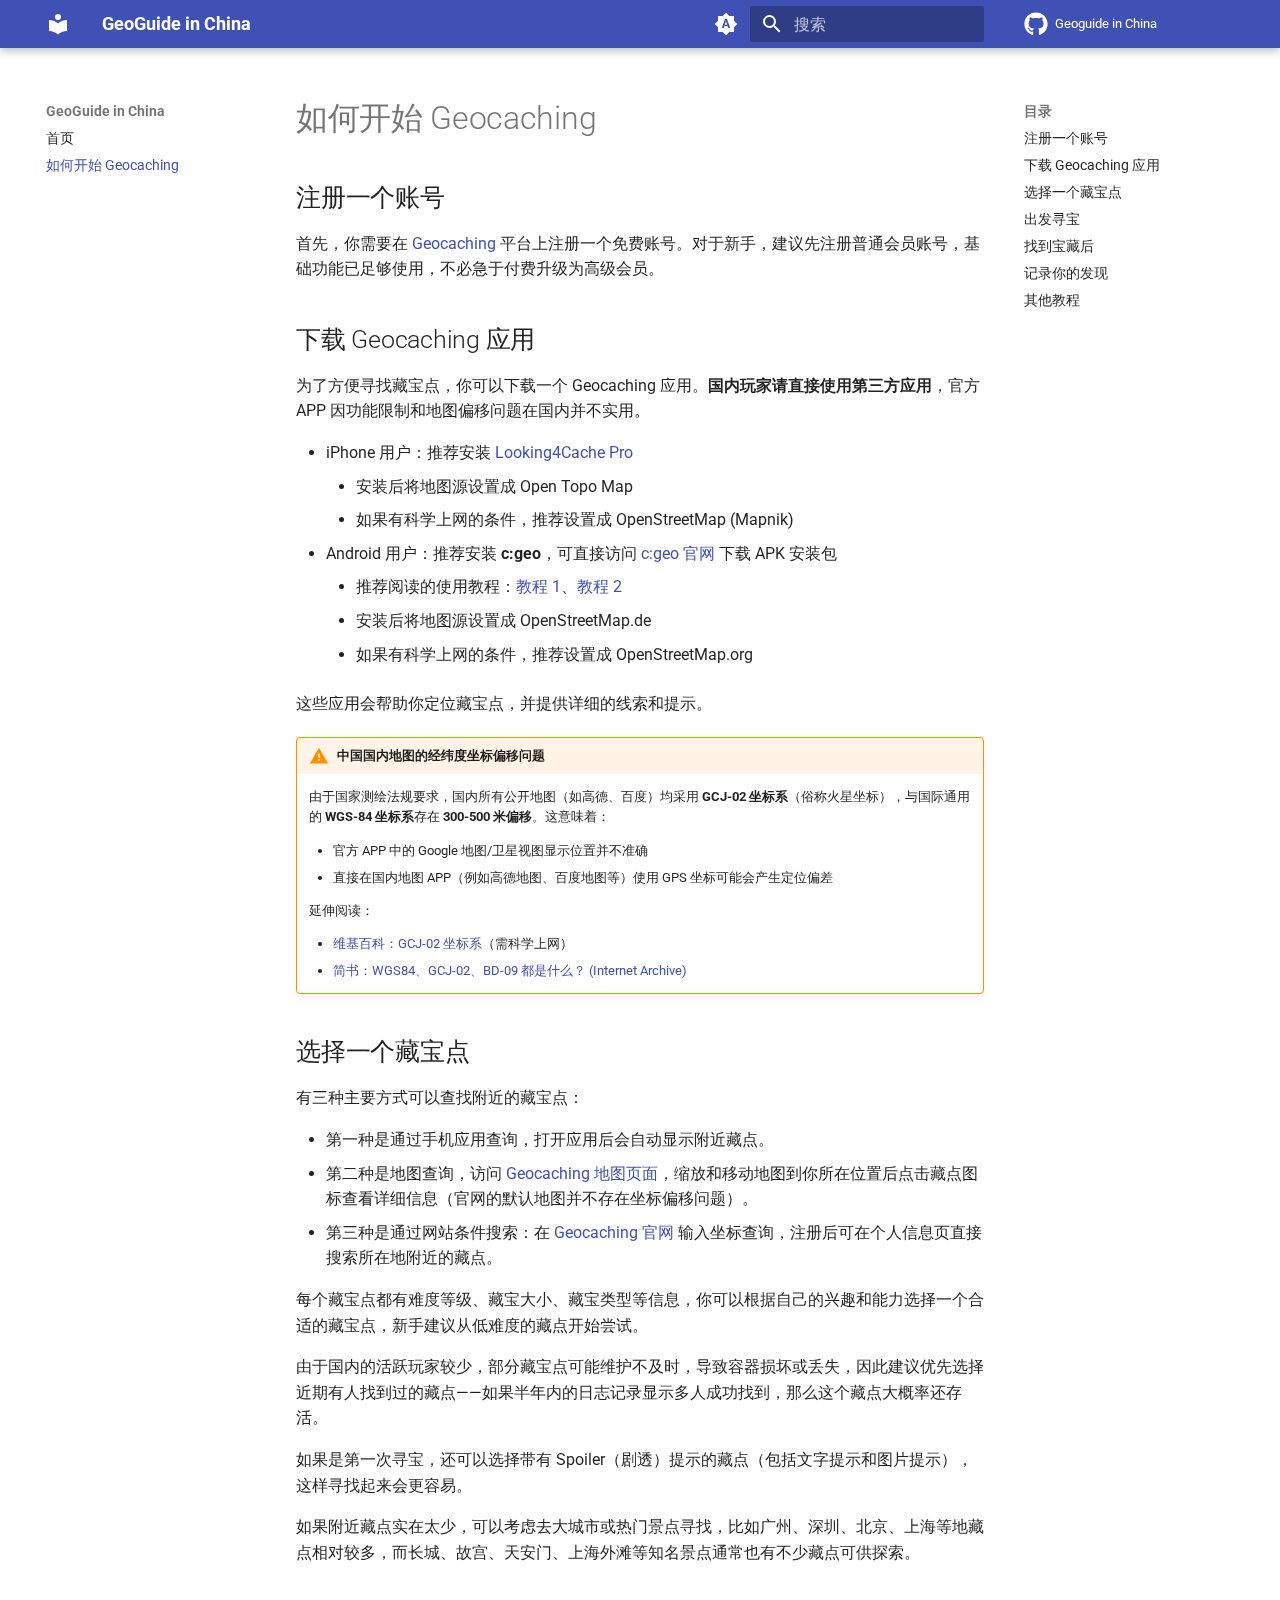
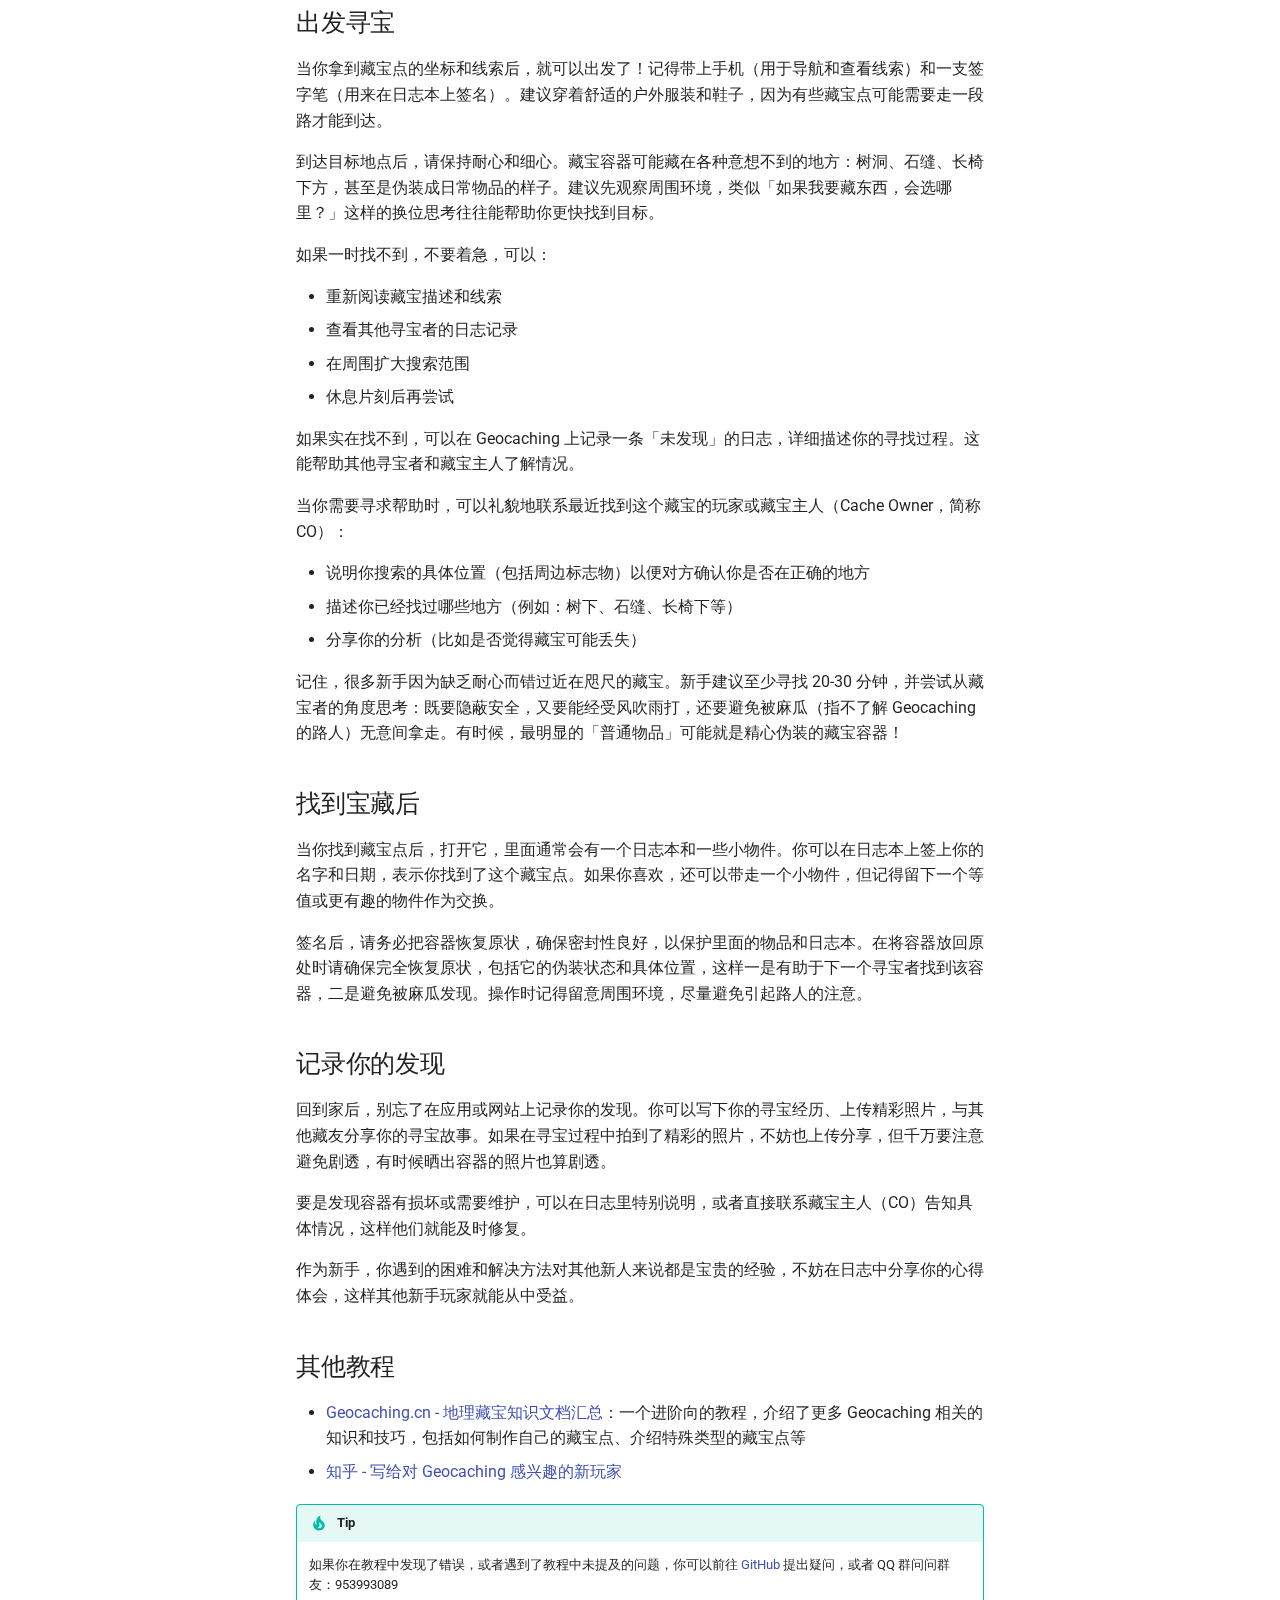
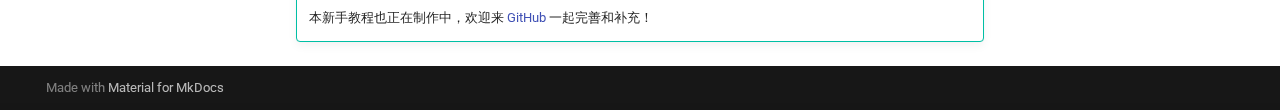
<file: getting-started/index.html>
<!doctype html>
<html lang="zh" class="no-js">
  <head>
    
      <meta charset="utf-8">
      <meta name="viewport" content="width=device-width,initial-scale=1">
      
      
      
        <link rel="canonical" href="https://www.geoguide.top/getting-started/">
      
      
        <link rel="prev" href="..">
      
      
      
      <link rel="icon" href="../assets/images/favicon.png">
      <meta name="generator" content="mkdocs-1.6.1, mkdocs-material-9.6.12">
    
    
      
        <title>如何开始 Geocaching - GeoGuide in China</title>
      
    
    
      <link rel="stylesheet" href="../assets/stylesheets/main.2afb09e1.min.css">
      
        
        <link rel="stylesheet" href="../assets/stylesheets/palette.06af60db.min.css">
      
      


    
    
      
    
    
      
        
        
        <link rel="preconnect" href="https://fonts.gstatic.com" crossorigin>
        <link rel="stylesheet" href="https://fonts.googleapis.com/css?family=Roboto:300,300i,400,400i,700,700i%7CRoboto+Mono:400,400i,700,700i&display=fallback">
        <style>:root{--md-text-font:"Roboto";--md-code-font:"Roboto Mono"}</style>
      
    
    
    <script>__md_scope=new URL("..",location),__md_hash=e=>[...e].reduce(((e,_)=>(e<<5)-e+_.charCodeAt(0)),0),__md_get=(e,_=localStorage,t=__md_scope)=>JSON.parse(_.getItem(t.pathname+"."+e)),__md_set=(e,_,t=localStorage,a=__md_scope)=>{try{t.setItem(a.pathname+"."+e,JSON.stringify(_))}catch(e){}}</script>
    
      

    
    
    
  </head>
  
  
    
    
      
    
    
    
    
    <body dir="ltr" data-md-color-scheme="default" data-md-color-primary="indigo" data-md-color-accent="indigo">
  
    
    <input class="md-toggle" data-md-toggle="drawer" type="checkbox" id="__drawer" autocomplete="off">
    <input class="md-toggle" data-md-toggle="search" type="checkbox" id="__search" autocomplete="off">
    <label class="md-overlay" for="__drawer"></label>
    <div data-md-component="skip">
      
        
        <a href="#geocaching" class="md-skip">
          跳转至
        </a>
      
    </div>
    <div data-md-component="announce">
      
    </div>
    
    
      

  

<header class="md-header md-header--shadow" data-md-component="header">
  <nav class="md-header__inner md-grid" aria-label="页眉">
    <a href=".." title="GeoGuide in China" class="md-header__button md-logo" aria-label="GeoGuide in China" data-md-component="logo">
      
  
  <svg xmlns="http://www.w3.org/2000/svg" viewBox="0 0 24 24"><path d="M12 8a3 3 0 0 0 3-3 3 3 0 0 0-3-3 3 3 0 0 0-3 3 3 3 0 0 0 3 3m0 3.54C9.64 9.35 6.5 8 3 8v11c3.5 0 6.64 1.35 9 3.54 2.36-2.19 5.5-3.54 9-3.54V8c-3.5 0-6.64 1.35-9 3.54"/></svg>

    </a>
    <label class="md-header__button md-icon" for="__drawer">
      
      <svg xmlns="http://www.w3.org/2000/svg" viewBox="0 0 24 24"><path d="M3 6h18v2H3zm0 5h18v2H3zm0 5h18v2H3z"/></svg>
    </label>
    <div class="md-header__title" data-md-component="header-title">
      <div class="md-header__ellipsis">
        <div class="md-header__topic">
          <span class="md-ellipsis">
            GeoGuide in China
          </span>
        </div>
        <div class="md-header__topic" data-md-component="header-topic">
          <span class="md-ellipsis">
            
              如何开始 Geocaching
            
          </span>
        </div>
      </div>
    </div>
    
      
        <form class="md-header__option" data-md-component="palette">
  
    
    
    
    <input class="md-option" data-md-color-media="(prefers-color-scheme)" data-md-color-scheme="default" data-md-color-primary="indigo" data-md-color-accent="indigo"  aria-label="Switch to light mode"  type="radio" name="__palette" id="__palette_0">
    
      <label class="md-header__button md-icon" title="Switch to light mode" for="__palette_1" hidden>
        <svg xmlns="http://www.w3.org/2000/svg" viewBox="0 0 24 24"><path d="m14.3 16-.7-2h-3.2l-.7 2H7.8L11 7h2l3.2 9zM20 8.69V4h-4.69L12 .69 8.69 4H4v4.69L.69 12 4 15.31V20h4.69L12 23.31 15.31 20H20v-4.69L23.31 12zm-9.15 3.96h2.3L12 9z"/></svg>
      </label>
    
  
    
    
    
    <input class="md-option" data-md-color-media="(prefers-color-scheme: light)" data-md-color-scheme="default" data-md-color-primary="indigo" data-md-color-accent="indigo"  aria-label="Switch to dark mode"  type="radio" name="__palette" id="__palette_1">
    
      <label class="md-header__button md-icon" title="Switch to dark mode" for="__palette_2" hidden>
        <svg xmlns="http://www.w3.org/2000/svg" viewBox="0 0 24 24"><path d="M12 8a4 4 0 0 0-4 4 4 4 0 0 0 4 4 4 4 0 0 0 4-4 4 4 0 0 0-4-4m0 10a6 6 0 0 1-6-6 6 6 0 0 1 6-6 6 6 0 0 1 6 6 6 6 0 0 1-6 6m8-9.31V4h-4.69L12 .69 8.69 4H4v4.69L.69 12 4 15.31V20h4.69L12 23.31 15.31 20H20v-4.69L23.31 12z"/></svg>
      </label>
    
  
    
    
    
    <input class="md-option" data-md-color-media="(prefers-color-scheme: dark)" data-md-color-scheme="slate" data-md-color-primary="indigo" data-md-color-accent="indigo"  aria-label="Switch to system preference"  type="radio" name="__palette" id="__palette_2">
    
      <label class="md-header__button md-icon" title="Switch to system preference" for="__palette_0" hidden>
        <svg xmlns="http://www.w3.org/2000/svg" viewBox="0 0 24 24"><path d="M12 18c-.89 0-1.74-.2-2.5-.55C11.56 16.5 13 14.42 13 12s-1.44-4.5-3.5-5.45C10.26 6.2 11.11 6 12 6a6 6 0 0 1 6 6 6 6 0 0 1-6 6m8-9.31V4h-4.69L12 .69 8.69 4H4v4.69L.69 12 4 15.31V20h4.69L12 23.31 15.31 20H20v-4.69L23.31 12z"/></svg>
      </label>
    
  
</form>
      
    
    
      <script>var palette=__md_get("__palette");if(palette&&palette.color){if("(prefers-color-scheme)"===palette.color.media){var media=matchMedia("(prefers-color-scheme: light)"),input=document.querySelector(media.matches?"[data-md-color-media='(prefers-color-scheme: light)']":"[data-md-color-media='(prefers-color-scheme: dark)']");palette.color.media=input.getAttribute("data-md-color-media"),palette.color.scheme=input.getAttribute("data-md-color-scheme"),palette.color.primary=input.getAttribute("data-md-color-primary"),palette.color.accent=input.getAttribute("data-md-color-accent")}for(var[key,value]of Object.entries(palette.color))document.body.setAttribute("data-md-color-"+key,value)}</script>
    
    
    
      
      
        <label class="md-header__button md-icon" for="__search">
          
          <svg xmlns="http://www.w3.org/2000/svg" viewBox="0 0 24 24"><path d="M9.5 3A6.5 6.5 0 0 1 16 9.5c0 1.61-.59 3.09-1.56 4.23l.27.27h.79l5 5-1.5 1.5-5-5v-.79l-.27-.27A6.52 6.52 0 0 1 9.5 16 6.5 6.5 0 0 1 3 9.5 6.5 6.5 0 0 1 9.5 3m0 2C7 5 5 7 5 9.5S7 14 9.5 14 14 12 14 9.5 12 5 9.5 5"/></svg>
        </label>
        <div class="md-search" data-md-component="search" role="dialog">
  <label class="md-search__overlay" for="__search"></label>
  <div class="md-search__inner" role="search">
    <form class="md-search__form" name="search">
      <input type="text" class="md-search__input" name="query" aria-label="搜索" placeholder="搜索" autocapitalize="off" autocorrect="off" autocomplete="off" spellcheck="false" data-md-component="search-query" required>
      <label class="md-search__icon md-icon" for="__search">
        
        <svg xmlns="http://www.w3.org/2000/svg" viewBox="0 0 24 24"><path d="M9.5 3A6.5 6.5 0 0 1 16 9.5c0 1.61-.59 3.09-1.56 4.23l.27.27h.79l5 5-1.5 1.5-5-5v-.79l-.27-.27A6.52 6.52 0 0 1 9.5 16 6.5 6.5 0 0 1 3 9.5 6.5 6.5 0 0 1 9.5 3m0 2C7 5 5 7 5 9.5S7 14 9.5 14 14 12 14 9.5 12 5 9.5 5"/></svg>
        
        <svg xmlns="http://www.w3.org/2000/svg" viewBox="0 0 24 24"><path d="M20 11v2H8l5.5 5.5-1.42 1.42L4.16 12l7.92-7.92L13.5 5.5 8 11z"/></svg>
      </label>
      <nav class="md-search__options" aria-label="查找">
        
        <button type="reset" class="md-search__icon md-icon" title="清空当前内容" aria-label="清空当前内容" tabindex="-1">
          
          <svg xmlns="http://www.w3.org/2000/svg" viewBox="0 0 24 24"><path d="M19 6.41 17.59 5 12 10.59 6.41 5 5 6.41 10.59 12 5 17.59 6.41 19 12 13.41 17.59 19 19 17.59 13.41 12z"/></svg>
        </button>
      </nav>
      
    </form>
    <div class="md-search__output">
      <div class="md-search__scrollwrap" tabindex="0" data-md-scrollfix>
        <div class="md-search-result" data-md-component="search-result">
          <div class="md-search-result__meta">
            正在初始化搜索引擎
          </div>
          <ol class="md-search-result__list" role="presentation"></ol>
        </div>
      </div>
    </div>
  </div>
</div>
      
    
    
      <div class="md-header__source">
        <a href="https://github.com/Konano/geoguide-in-china" title="前往仓库" class="md-source" data-md-component="source">
  <div class="md-source__icon md-icon">
    
    <svg xmlns="http://www.w3.org/2000/svg" viewBox="0 0 496 512"><!--! Font Awesome Free 6.7.2 by @fontawesome - https://fontawesome.com License - https://fontawesome.com/license/free (Icons: CC BY 4.0, Fonts: SIL OFL 1.1, Code: MIT License) Copyright 2024 Fonticons, Inc.--><path d="M165.9 397.4c0 2-2.3 3.6-5.2 3.6-3.3.3-5.6-1.3-5.6-3.6 0-2 2.3-3.6 5.2-3.6 3-.3 5.6 1.3 5.6 3.6m-31.1-4.5c-.7 2 1.3 4.3 4.3 4.9 2.6 1 5.6 0 6.2-2s-1.3-4.3-4.3-5.2c-2.6-.7-5.5.3-6.2 2.3m44.2-1.7c-2.9.7-4.9 2.6-4.6 4.9.3 2 2.9 3.3 5.9 2.6 2.9-.7 4.9-2.6 4.6-4.6-.3-1.9-3-3.2-5.9-2.9M244.8 8C106.1 8 0 113.3 0 252c0 110.9 69.8 205.8 169.5 239.2 12.8 2.3 17.3-5.6 17.3-12.1 0-6.2-.3-40.4-.3-61.4 0 0-70 15-84.7-29.8 0 0-11.4-29.1-27.8-36.6 0 0-22.9-15.7 1.6-15.4 0 0 24.9 2 38.6 25.8 21.9 38.6 58.6 27.5 72.9 20.9 2.3-16 8.8-27.1 16-33.7-55.9-6.2-112.3-14.3-112.3-110.5 0-27.5 7.6-41.3 23.6-58.9-2.6-6.5-11.1-33.3 2.6-67.9 20.9-6.5 69 27 69 27 20-5.6 41.5-8.5 62.8-8.5s42.8 2.9 62.8 8.5c0 0 48.1-33.6 69-27 13.7 34.7 5.2 61.4 2.6 67.9 16 17.7 25.8 31.5 25.8 58.9 0 96.5-58.9 104.2-114.8 110.5 9.2 7.9 17 22.9 17 46.4 0 33.7-.3 75.4-.3 83.6 0 6.5 4.6 14.4 17.3 12.1C428.2 457.8 496 362.9 496 252 496 113.3 383.5 8 244.8 8M97.2 352.9c-1.3 1-1 3.3.7 5.2 1.6 1.6 3.9 2.3 5.2 1 1.3-1 1-3.3-.7-5.2-1.6-1.6-3.9-2.3-5.2-1m-10.8-8.1c-.7 1.3.3 2.9 2.3 3.9 1.6 1 3.6.7 4.3-.7.7-1.3-.3-2.9-2.3-3.9-2-.6-3.6-.3-4.3.7m32.4 35.6c-1.6 1.3-1 4.3 1.3 6.2 2.3 2.3 5.2 2.6 6.5 1 1.3-1.3.7-4.3-1.3-6.2-2.2-2.3-5.2-2.6-6.5-1m-11.4-14.7c-1.6 1-1.6 3.6 0 5.9s4.3 3.3 5.6 2.3c1.6-1.3 1.6-3.9 0-6.2-1.4-2.3-4-3.3-5.6-2"/></svg>
  </div>
  <div class="md-source__repository">
    Geoguide in China
  </div>
</a>
      </div>
    
  </nav>
  
</header>
    
    <div class="md-container" data-md-component="container">
      
      
        
          
        
      
      <main class="md-main" data-md-component="main">
        <div class="md-main__inner md-grid">
          
            
              
              <div class="md-sidebar md-sidebar--primary" data-md-component="sidebar" data-md-type="navigation" >
                <div class="md-sidebar__scrollwrap">
                  <div class="md-sidebar__inner">
                    



<nav class="md-nav md-nav--primary" aria-label="导航栏" data-md-level="0">
  <label class="md-nav__title" for="__drawer">
    <a href=".." title="GeoGuide in China" class="md-nav__button md-logo" aria-label="GeoGuide in China" data-md-component="logo">
      
  
  <svg xmlns="http://www.w3.org/2000/svg" viewBox="0 0 24 24"><path d="M12 8a3 3 0 0 0 3-3 3 3 0 0 0-3-3 3 3 0 0 0-3 3 3 3 0 0 0 3 3m0 3.54C9.64 9.35 6.5 8 3 8v11c3.5 0 6.64 1.35 9 3.54 2.36-2.19 5.5-3.54 9-3.54V8c-3.5 0-6.64 1.35-9 3.54"/></svg>

    </a>
    GeoGuide in China
  </label>
  
    <div class="md-nav__source">
      <a href="https://github.com/Konano/geoguide-in-china" title="前往仓库" class="md-source" data-md-component="source">
  <div class="md-source__icon md-icon">
    
    <svg xmlns="http://www.w3.org/2000/svg" viewBox="0 0 496 512"><!--! Font Awesome Free 6.7.2 by @fontawesome - https://fontawesome.com License - https://fontawesome.com/license/free (Icons: CC BY 4.0, Fonts: SIL OFL 1.1, Code: MIT License) Copyright 2024 Fonticons, Inc.--><path d="M165.9 397.4c0 2-2.3 3.6-5.2 3.6-3.3.3-5.6-1.3-5.6-3.6 0-2 2.3-3.6 5.2-3.6 3-.3 5.6 1.3 5.6 3.6m-31.1-4.5c-.7 2 1.3 4.3 4.3 4.9 2.6 1 5.6 0 6.2-2s-1.3-4.3-4.3-5.2c-2.6-.7-5.5.3-6.2 2.3m44.2-1.7c-2.9.7-4.9 2.6-4.6 4.9.3 2 2.9 3.3 5.9 2.6 2.9-.7 4.9-2.6 4.6-4.6-.3-1.9-3-3.2-5.9-2.9M244.8 8C106.1 8 0 113.3 0 252c0 110.9 69.8 205.8 169.5 239.2 12.8 2.3 17.3-5.6 17.3-12.1 0-6.2-.3-40.4-.3-61.4 0 0-70 15-84.7-29.8 0 0-11.4-29.1-27.8-36.6 0 0-22.9-15.7 1.6-15.4 0 0 24.9 2 38.6 25.8 21.9 38.6 58.6 27.5 72.9 20.9 2.3-16 8.8-27.1 16-33.7-55.9-6.2-112.3-14.3-112.3-110.5 0-27.5 7.6-41.3 23.6-58.9-2.6-6.5-11.1-33.3 2.6-67.9 20.9-6.5 69 27 69 27 20-5.6 41.5-8.5 62.8-8.5s42.8 2.9 62.8 8.5c0 0 48.1-33.6 69-27 13.7 34.7 5.2 61.4 2.6 67.9 16 17.7 25.8 31.5 25.8 58.9 0 96.5-58.9 104.2-114.8 110.5 9.2 7.9 17 22.9 17 46.4 0 33.7-.3 75.4-.3 83.6 0 6.5 4.6 14.4 17.3 12.1C428.2 457.8 496 362.9 496 252 496 113.3 383.5 8 244.8 8M97.2 352.9c-1.3 1-1 3.3.7 5.2 1.6 1.6 3.9 2.3 5.2 1 1.3-1 1-3.3-.7-5.2-1.6-1.6-3.9-2.3-5.2-1m-10.8-8.1c-.7 1.3.3 2.9 2.3 3.9 1.6 1 3.6.7 4.3-.7.7-1.3-.3-2.9-2.3-3.9-2-.6-3.6-.3-4.3.7m32.4 35.6c-1.6 1.3-1 4.3 1.3 6.2 2.3 2.3 5.2 2.6 6.5 1 1.3-1.3.7-4.3-1.3-6.2-2.2-2.3-5.2-2.6-6.5-1m-11.4-14.7c-1.6 1-1.6 3.6 0 5.9s4.3 3.3 5.6 2.3c1.6-1.3 1.6-3.9 0-6.2-1.4-2.3-4-3.3-5.6-2"/></svg>
  </div>
  <div class="md-source__repository">
    Geoguide in China
  </div>
</a>
    </div>
  
  <ul class="md-nav__list" data-md-scrollfix>
    
      
      
  
  
  
  
    <li class="md-nav__item">
      <a href=".." class="md-nav__link">
        
  
  
  <span class="md-ellipsis">
    首页
    
  </span>
  

      </a>
    </li>
  

    
      
      
  
  
    
  
  
  
    <li class="md-nav__item md-nav__item--active">
      
      <input class="md-nav__toggle md-toggle" type="checkbox" id="__toc">
      
      
        
      
      
        <label class="md-nav__link md-nav__link--active" for="__toc">
          
  
  
  <span class="md-ellipsis">
    如何开始 Geocaching
    
  </span>
  

          <span class="md-nav__icon md-icon"></span>
        </label>
      
      <a href="./" class="md-nav__link md-nav__link--active">
        
  
  
  <span class="md-ellipsis">
    如何开始 Geocaching
    
  </span>
  

      </a>
      
        

<nav class="md-nav md-nav--secondary" aria-label="目录">
  
  
  
    
  
  
    <label class="md-nav__title" for="__toc">
      <span class="md-nav__icon md-icon"></span>
      目录
    </label>
    <ul class="md-nav__list" data-md-component="toc" data-md-scrollfix>
      
        <li class="md-nav__item">
  <a href="#_1" class="md-nav__link">
    <span class="md-ellipsis">
      注册一个账号
    </span>
  </a>
  
</li>
      
        <li class="md-nav__item">
  <a href="#geocaching_1" class="md-nav__link">
    <span class="md-ellipsis">
      下载 Geocaching 应用
    </span>
  </a>
  
</li>
      
        <li class="md-nav__item">
  <a href="#_2" class="md-nav__link">
    <span class="md-ellipsis">
      选择一个藏宝点
    </span>
  </a>
  
</li>
      
        <li class="md-nav__item">
  <a href="#_3" class="md-nav__link">
    <span class="md-ellipsis">
      出发寻宝
    </span>
  </a>
  
</li>
      
        <li class="md-nav__item">
  <a href="#_4" class="md-nav__link">
    <span class="md-ellipsis">
      找到宝藏后
    </span>
  </a>
  
</li>
      
        <li class="md-nav__item">
  <a href="#_5" class="md-nav__link">
    <span class="md-ellipsis">
      记录你的发现
    </span>
  </a>
  
</li>
      
        <li class="md-nav__item">
  <a href="#_6" class="md-nav__link">
    <span class="md-ellipsis">
      其他教程
    </span>
  </a>
  
</li>
      
    </ul>
  
</nav>
      
    </li>
  

    
  </ul>
</nav>
                  </div>
                </div>
              </div>
            
            
              
              <div class="md-sidebar md-sidebar--secondary" data-md-component="sidebar" data-md-type="toc" >
                <div class="md-sidebar__scrollwrap">
                  <div class="md-sidebar__inner">
                    

<nav class="md-nav md-nav--secondary" aria-label="目录">
  
  
  
    
  
  
    <label class="md-nav__title" for="__toc">
      <span class="md-nav__icon md-icon"></span>
      目录
    </label>
    <ul class="md-nav__list" data-md-component="toc" data-md-scrollfix>
      
        <li class="md-nav__item">
  <a href="#_1" class="md-nav__link">
    <span class="md-ellipsis">
      注册一个账号
    </span>
  </a>
  
</li>
      
        <li class="md-nav__item">
  <a href="#geocaching_1" class="md-nav__link">
    <span class="md-ellipsis">
      下载 Geocaching 应用
    </span>
  </a>
  
</li>
      
        <li class="md-nav__item">
  <a href="#_2" class="md-nav__link">
    <span class="md-ellipsis">
      选择一个藏宝点
    </span>
  </a>
  
</li>
      
        <li class="md-nav__item">
  <a href="#_3" class="md-nav__link">
    <span class="md-ellipsis">
      出发寻宝
    </span>
  </a>
  
</li>
      
        <li class="md-nav__item">
  <a href="#_4" class="md-nav__link">
    <span class="md-ellipsis">
      找到宝藏后
    </span>
  </a>
  
</li>
      
        <li class="md-nav__item">
  <a href="#_5" class="md-nav__link">
    <span class="md-ellipsis">
      记录你的发现
    </span>
  </a>
  
</li>
      
        <li class="md-nav__item">
  <a href="#_6" class="md-nav__link">
    <span class="md-ellipsis">
      其他教程
    </span>
  </a>
  
</li>
      
    </ul>
  
</nav>
                  </div>
                </div>
              </div>
            
          
          
            <div class="md-content" data-md-component="content">
              <article class="md-content__inner md-typeset">
                
                  


  
  


<h1 id="geocaching">如何开始 Geocaching</h1>
<h2 id="_1">注册一个账号</h2>
<p>首先，你需要在 <a href="https://www.geocaching.com/">Geocaching</a> 平台上注册一个免费账号。对于新手，建议先注册普通会员账号，基础功能已足够使用，不必急于付费升级为高级会员。</p>
<h2 id="geocaching_1">下载 Geocaching 应用</h2>
<p>为了方便寻找藏宝点，你可以下载一个 Geocaching 应用。<strong>国内玩家请直接使用第三方应用</strong>，官方 APP 因功能限制和地图偏移问题在国内并不实用。</p>
<ul>
<li>iPhone 用户：推荐安装 <a href="https://www.geocaching.cn/2017/12/l4c-an-ios-geocaching-app-by-magic-snake/">Looking4Cache Pro</a><ul>
<li>安装后将地图源设置成 Open Topo Map</li>
<li>如果有科学上网的条件，推荐设置成 OpenStreetMap (Mapnik)</li>
</ul>
</li>
<li>Android 用户：推荐安装 <strong>c:geo</strong>，可直接访问 <a href="https://www.cgeo.org/">c:geo 官网</a> 下载 APK 安装包<ul>
<li>推荐阅读的使用教程：<a href="https://www.geocaching.cn/2018/02/c-geo-in-geocaching/">教程 1</a>、<a href="https://www.geocaching.cn/2023/05/first-cache-basic-cgeo-tutorial/">教程 2</a></li>
<li>安装后将地图源设置成 OpenStreetMap.de</li>
<li>如果有科学上网的条件，推荐设置成 OpenStreetMap.org</li>
</ul>
</li>
</ul>
<p>这些应用会帮助你定位藏宝点，并提供详细的线索和提示。</p>
<div class="admonition warning">
<p class="admonition-title">中国国内地图的经纬度坐标偏移问题</p>
<p>由于国家测绘法规要求，国内所有公开地图（如高德、百度）均采用 <strong>GCJ-02 坐标系</strong>（俗称火星坐标），与国际通用的 <strong>WGS-84 坐标系</strong>存在 <strong>300-500 米偏移</strong>。这意味着：</p>
<ul>
<li>官方 APP 中的 Google 地图/卫星视图显示位置并不准确</li>
<li>直接在国内地图 APP（例如高德地图、百度地图等）使用 GPS 坐标可能会产生定位偏差</li>
</ul>
<p>延伸阅读：</p>
<ul>
<li><a href="https://zh.wikipedia.org/wiki/%E4%B8%AD%E5%8D%8E%E4%BA%BA%E6%B0%91%E5%85%B1%E5%92%8C%E5%9B%BD%E5%9C%B0%E7%90%86%E6%95%B0%E6%8D%AE%E9%99%90%E5%88%B6#%E5%9D%90%E6%A0%87%E7%B3%BB%E5%AE%9E%E7%8E%B0">维基百科：GCJ-02 坐标系</a>（需科学上网）</li>
<li><a href="https://www.jianshu.com/p/559029832a67">简书：WGS84、GCJ-02、BD-09 都是什么？</a> <a href="https://web.archive.org/web/20250325135750/https://www.jianshu.com/p/559029832a67">(Internet Archive)</a></li>
</ul>
</div>
<h2 id="_2">选择一个藏宝点</h2>
<p>有三种主要方式可以查找附近的藏宝点：</p>
<ul>
<li>第一种是通过手机应用查询，打开应用后会自动显示附近藏点。</li>
<li>第二种是地图查询，访问 <a href="http://www.geocaching.com/map">Geocaching 地图页面</a>，缩放和移动地图到你所在位置后点击藏点图标查看详细信息（官网的默认地图并不存在坐标偏移问题）。</li>
<li>第三种是通过网站条件搜索：在 <a href="https://www.geocaching.com/live/play/map">Geocaching 官网</a> 输入坐标查询，注册后可在个人信息页直接搜索所在地附近的藏点。</li>
</ul>
<p>每个藏宝点都有难度等级、藏宝大小、藏宝类型等信息，你可以根据自己的兴趣和能力选择一个合适的藏宝点，新手建议从低难度的藏点开始尝试。</p>
<p>由于国内的活跃玩家较少，部分藏宝点可能维护不及时，导致容器损坏或丢失，因此建议优先选择近期有人找到过的藏点——如果半年内的日志记录显示多人成功找到，那么这个藏点大概率还存活。</p>
<p>如果是第一次寻宝，还可以选择带有 Spoiler（剧透）提示的藏点（包括文字提示和图片提示），这样寻找起来会更容易。</p>
<p>如果附近藏点实在太少，可以考虑去大城市或热门景点寻找，比如广州、深圳、北京、上海等地藏点相对较多，而长城、故宫、天安门、上海外滩等知名景点通常也有不少藏点可供探索。</p>
<h2 id="_3">出发寻宝</h2>
<p>当你拿到藏宝点的坐标和线索后，就可以出发了！记得带上手机（用于导航和查看线索）和一支签字笔（用来在日志本上签名）。建议穿着舒适的户外服装和鞋子，因为有些藏宝点可能需要走一段路才能到达。</p>
<p>到达目标地点后，请保持耐心和细心。藏宝容器可能藏在各种意想不到的地方：树洞、石缝、长椅下方，甚至是伪装成日常物品的样子。建议先观察周围环境，类似「如果我要藏东西，会选哪里？」这样的换位思考往往能帮助你更快找到目标。</p>
<p>如果一时找不到，不要着急，可以：</p>
<ul>
<li>重新阅读藏宝描述和线索</li>
<li>查看其他寻宝者的日志记录</li>
<li>在周围扩大搜索范围</li>
<li>休息片刻后再尝试</li>
</ul>
<p>如果实在找不到，可以在 Geocaching 上记录一条「未发现」的日志，详细描述你的寻找过程。这能帮助其他寻宝者和藏宝主人了解情况。</p>
<p>当你需要寻求帮助时，可以礼貌地联系最近找到这个藏宝的玩家或藏宝主人（Cache Owner，简称 CO）：</p>
<ul>
<li>说明你搜索的具体位置（包括周边标志物）以便对方确认你是否在正确的地方</li>
<li>描述你已经找过哪些地方（例如：树下、石缝、长椅下等）</li>
<li>分享你的分析（比如是否觉得藏宝可能丢失）</li>
</ul>
<p>记住，很多新手因为缺乏耐心而错过近在咫尺的藏宝。新手建议至少寻找 20-30 分钟，并尝试从藏宝者的角度思考：既要隐蔽安全，又要能经受风吹雨打，还要避免被麻瓜（指不了解 Geocaching 的路人）无意间拿走。有时候，最明显的「普通物品」可能就是精心伪装的藏宝容器！</p>
<h2 id="_4">找到宝藏后</h2>
<p>当你找到藏宝点后，打开它，里面通常会有一个日志本和一些小物件。你可以在日志本上签上你的名字和日期，表示你找到了这个藏宝点。如果你喜欢，还可以带走一个小物件，但记得留下一个等值或更有趣的物件作为交换。</p>
<p>签名后，请务必把容器恢复原状，确保密封性良好，以保护里面的物品和日志本。在将容器放回原处时请确保完全恢复原状，包括它的伪装状态和具体位置，这样一是有助于下一个寻宝者找到该容器，二是避免被麻瓜发现。操作时记得留意周围环境，尽量避免引起路人的注意。</p>
<h2 id="_5">记录你的发现</h2>
<p>回到家后，别忘了在应用或网站上记录你的发现。你可以写下你的寻宝经历、上传精彩照片，与其他藏友分享你的寻宝故事。如果在寻宝过程中拍到了精彩的照片，不妨也上传分享，但千万要注意避免剧透，有时候晒出容器的照片也算剧透。</p>
<p>要是发现容器有损坏或需要维护，可以在日志里特别说明，或者直接联系藏宝主人（CO）告知具体情况，这样他们就能及时修复。</p>
<p>作为新手，你遇到的困难和解决方法对其他新人来说都是宝贵的经验，不妨在日志中分享你的心得体会，这样其他新手玩家就能从中受益。</p>
<h2 id="_6">其他教程</h2>
<ul>
<li><a href="https://www.geocaching.cn/courses/">Geocaching.cn - 地理藏宝知识文档汇总</a>：一个进阶向的教程，介绍了更多 Geocaching 相关的知识和技巧，包括如何制作自己的藏宝点、介绍特殊类型的藏宝点等</li>
<li><a href="https://zhuanlan.zhihu.com/p/638003725">知乎 - 写给对 Geocaching 感兴趣的新玩家</a></li>
</ul>
<div class="admonition tip">
<p class="admonition-title">Tip</p>
<p>如果你在教程中发现了错误，或者遇到了教程中未提及的问题，你可以前往 <a href="https://github.com/Konano/geoguide-in-china/issues">GitHub</a> 提出疑问，或者 QQ 群问问群友：953993089</p>
<p>本新手教程也正在制作中，欢迎来 <a href="https://github.com/Konano/geoguide-in-china">GitHub</a> 一起完善和补充！</p>
</div>












                
              </article>
            </div>
          
          
<script>var target=document.getElementById(location.hash.slice(1));target&&target.name&&(target.checked=target.name.startsWith("__tabbed_"))</script>
        </div>
        
      </main>
      
        <footer class="md-footer">
  
  <div class="md-footer-meta md-typeset">
    <div class="md-footer-meta__inner md-grid">
      <div class="md-copyright">
  
  
    Made with
    <a href="https://squidfunk.github.io/mkdocs-material/" target="_blank" rel="noopener">
      Material for MkDocs
    </a>
  
</div>
      
    </div>
  </div>
</footer>
      
    </div>
    <div class="md-dialog" data-md-component="dialog">
      <div class="md-dialog__inner md-typeset"></div>
    </div>
    
    
    
      
      <script id="__config" type="application/json">{"base": "..", "features": ["navigation.instant", "navigation.instant.prefetch"], "search": "../assets/javascripts/workers/search.f8cc74c7.min.js", "tags": null, "translations": {"clipboard.copied": "\u5df2\u590d\u5236", "clipboard.copy": "\u590d\u5236", "search.result.more.one": "\u5728\u8be5\u9875\u4e0a\u8fd8\u6709 1 \u4e2a\u7b26\u5408\u6761\u4ef6\u7684\u7ed3\u679c", "search.result.more.other": "\u5728\u8be5\u9875\u4e0a\u8fd8\u6709 # \u4e2a\u7b26\u5408\u6761\u4ef6\u7684\u7ed3\u679c", "search.result.none": "\u6ca1\u6709\u627e\u5230\u7b26\u5408\u6761\u4ef6\u7684\u7ed3\u679c", "search.result.one": "\u627e\u5230 1 \u4e2a\u7b26\u5408\u6761\u4ef6\u7684\u7ed3\u679c", "search.result.other": "# \u4e2a\u7b26\u5408\u6761\u4ef6\u7684\u7ed3\u679c", "search.result.placeholder": "\u952e\u5165\u4ee5\u5f00\u59cb\u641c\u7d22", "search.result.term.missing": "\u7f3a\u5c11", "select.version": "\u9009\u62e9\u5f53\u524d\u7248\u672c"}, "version": null}</script>
    
    
      <script src="../assets/javascripts/bundle.c8b220af.min.js"></script>
      
    
  </body>
</html>
</file>
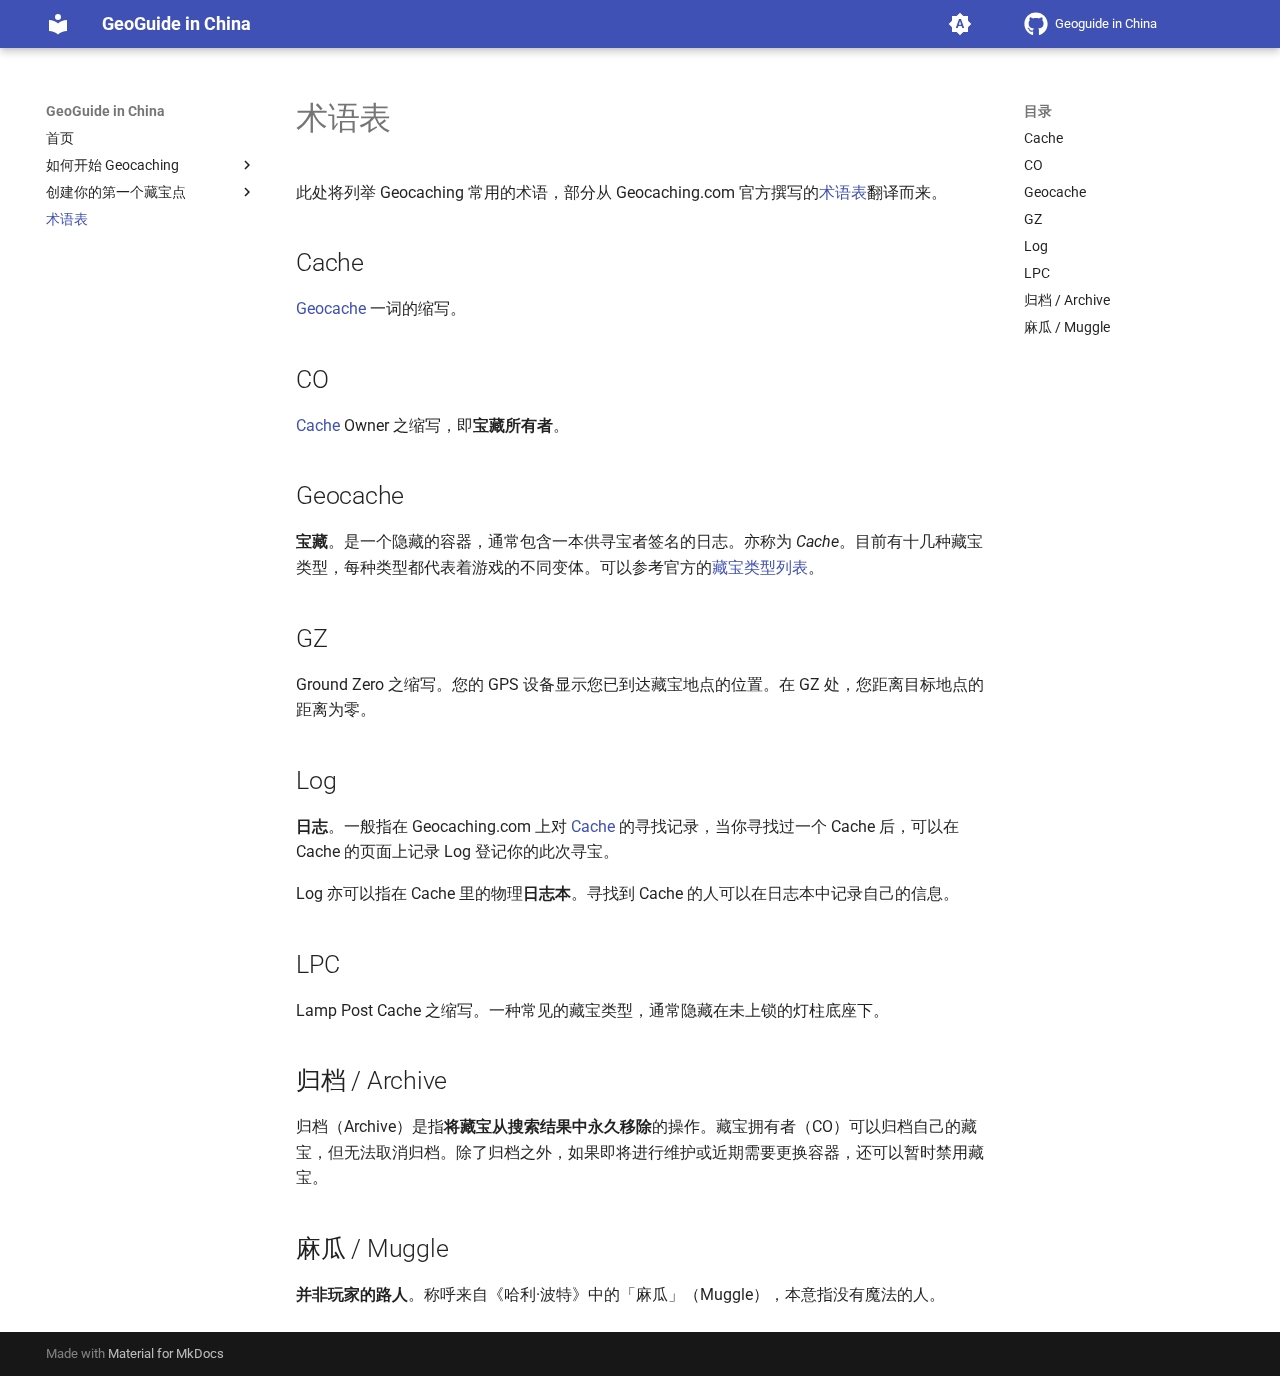
<file: glossary/index.html>
<!DOCTYPE html><html lang="zh" class="no-js"><head>
    
      <meta charset="utf-8">
      <meta name="viewport" content="width=device-width,initial-scale=1">
      
      
      
        <link rel="canonical" href="https://www.geoguide.top/glossary/">
      
      
        <link rel="prev" href="../hiding-a-cache/region-guidelines/">
      
      
      
        
      
      
      <link rel="icon" href="../assets/images/favicon.png">
      <meta name="generator" content="mkdocs-1.6.1, mkdocs-material-9.7.6">
    
    
      
        <title>术语表 - GeoGuide in China</title>
      
    
    
      <link rel="stylesheet" href="../assets/stylesheets/main.484c7ddc.min.css">
      
        
        <link rel="stylesheet" href="../assets/stylesheets/palette.ab4e12ef.min.css">
      
      


    
    
      
    
    
      
        
        
        <link rel="preconnect" href="https://fonts.gstatic.com" crossorigin="">
        <link rel="stylesheet" href="https://fonts.googleapis.com/css?family=Roboto:300,300i,400,400i,700,700i%7CRoboto+Mono:400,400i,700,700i&amp;display=fallback">
        <style>:root{--md-text-font:"Roboto";--md-code-font:"Roboto Mono"}</style>
      
    
    
    <script>__md_scope=new URL("..",location),__md_hash=e=>[...e].reduce(((e,_)=>(e<<5)-e+_.charCodeAt(0)),0),__md_get=(e,_=localStorage,t=__md_scope)=>JSON.parse(_.getItem(t.pathname+"."+e)),__md_set=(e,_,t=localStorage,a=__md_scope)=>{try{t.setItem(a.pathname+"."+e,JSON.stringify(_))}catch(e){}}</script>
    
      

    
    
  <link href="../assets/stylesheets/glightbox.min.css" rel="stylesheet"><script src="../assets/javascripts/glightbox.min.js"></script><style id="glightbox-style">
            html.glightbox-open { overflow: initial; height: 100%; }
            .gslide-title { margin-top: 0px; user-select: text; }
            .gslide-desc { color: #666; user-select: text; }
            .gslide-image img { background: white; }
            .gscrollbar-fixer { padding-right: 15px; }
            .gdesc-inner { font-size: 0.75rem; }
            body[data-md-color-scheme="slate"] .gdesc-inner { background: var(--md-default-bg-color); }
            body[data-md-color-scheme="slate"] .gslide-title { color: var(--md-default-fg-color); }
            body[data-md-color-scheme="slate"] .gslide-desc { color: var(--md-default-fg-color); }
        </style></head>
  
  
    
    
      
    
    
    
    
    <body dir="ltr" data-md-color-scheme="default" data-md-color-primary="indigo" data-md-color-accent="indigo">
  
    
    <input class="md-toggle" data-md-toggle="drawer" type="checkbox" id="__drawer" autocomplete="off">
    <input class="md-toggle" data-md-toggle="search" type="checkbox" id="__search" autocomplete="off">
    <label class="md-overlay" for="__drawer"></label>
    <div data-md-component="skip">
      
        
        <a href="#_1" class="md-skip">
          跳转至
        </a>
      
    </div>
    <div data-md-component="announce">
      
    </div>
    
    
      

  

<header class="md-header md-header--shadow" data-md-component="header">
  <nav class="md-header__inner md-grid" aria-label="页眉">
    <a href=".." title="GeoGuide in China" class="md-header__button md-logo" aria-label="GeoGuide in China" data-md-component="logo">
      
  
  <svg xmlns="http://www.w3.org/2000/svg" viewBox="0 0 24 24"><path d="M12 8a3 3 0 0 0 3-3 3 3 0 0 0-3-3 3 3 0 0 0-3 3 3 3 0 0 0 3 3m0 3.54C9.64 9.35 6.5 8 3 8v11c3.5 0 6.64 1.35 9 3.54 2.36-2.19 5.5-3.54 9-3.54V8c-3.5 0-6.64 1.35-9 3.54"></path></svg>

    </a>
    <label class="md-header__button md-icon" for="__drawer">
      
      <svg xmlns="http://www.w3.org/2000/svg" viewBox="0 0 24 24"><path d="M3 6h18v2H3zm0 5h18v2H3zm0 5h18v2H3z"></path></svg>
    </label>
    <div class="md-header__title" data-md-component="header-title">
      <div class="md-header__ellipsis">
        <div class="md-header__topic">
          <span class="md-ellipsis">
            GeoGuide in China
          </span>
        </div>
        <div class="md-header__topic" data-md-component="header-topic">
          <span class="md-ellipsis">
            
              术语表
            
          </span>
        </div>
      </div>
    </div>
    
      
        <form class="md-header__option" data-md-component="palette">
  
    
    
    
    <input class="md-option" data-md-color-media="(prefers-color-scheme)" data-md-color-scheme="default" data-md-color-primary="indigo" data-md-color-accent="indigo" aria-label="Switch to light mode" type="radio" name="__palette" id="__palette_0">
    
      <label class="md-header__button md-icon" title="Switch to light mode" for="__palette_1" hidden="">
        <svg xmlns="http://www.w3.org/2000/svg" viewBox="0 0 24 24"><path d="m14.3 16-.7-2h-3.2l-.7 2H7.8L11 7h2l3.2 9zM20 8.69V4h-4.69L12 .69 8.69 4H4v4.69L.69 12 4 15.31V20h4.69L12 23.31 15.31 20H20v-4.69L23.31 12zm-9.15 3.96h2.3L12 9z"></path></svg>
      </label>
    
  
    
    
    
    <input class="md-option" data-md-color-media="(prefers-color-scheme: light)" data-md-color-scheme="default" data-md-color-primary="indigo" data-md-color-accent="indigo" aria-label="Switch to dark mode" type="radio" name="__palette" id="__palette_1">
    
      <label class="md-header__button md-icon" title="Switch to dark mode" for="__palette_2" hidden="">
        <svg xmlns="http://www.w3.org/2000/svg" viewBox="0 0 24 24"><path d="M12 8a4 4 0 0 0-4 4 4 4 0 0 0 4 4 4 4 0 0 0 4-4 4 4 0 0 0-4-4m0 10a6 6 0 0 1-6-6 6 6 0 0 1 6-6 6 6 0 0 1 6 6 6 6 0 0 1-6 6m8-9.31V4h-4.69L12 .69 8.69 4H4v4.69L.69 12 4 15.31V20h4.69L12 23.31 15.31 20H20v-4.69L23.31 12z"></path></svg>
      </label>
    
  
    
    
    
    <input class="md-option" data-md-color-media="(prefers-color-scheme: dark)" data-md-color-scheme="slate" data-md-color-primary="indigo" data-md-color-accent="indigo" aria-label="Switch to system preference" type="radio" name="__palette" id="__palette_2">
    
      <label class="md-header__button md-icon" title="Switch to system preference" for="__palette_0" hidden="">
        <svg xmlns="http://www.w3.org/2000/svg" viewBox="0 0 24 24"><path d="M12 18c-.89 0-1.74-.2-2.5-.55C11.56 16.5 13 14.42 13 12s-1.44-4.5-3.5-5.45C10.26 6.2 11.11 6 12 6a6 6 0 0 1 6 6 6 6 0 0 1-6 6m8-9.31V4h-4.69L12 .69 8.69 4H4v4.69L.69 12 4 15.31V20h4.69L12 23.31 15.31 20H20v-4.69L23.31 12z"></path></svg>
      </label>
    
  
</form>
      
    
    
      <script>var palette=__md_get("__palette");if(palette&&palette.color){if("(prefers-color-scheme)"===palette.color.media){var media=matchMedia("(prefers-color-scheme: light)"),input=document.querySelector(media.matches?"[data-md-color-media='(prefers-color-scheme: light)']":"[data-md-color-media='(prefers-color-scheme: dark)']");palette.color.media=input.getAttribute("data-md-color-media"),palette.color.scheme=input.getAttribute("data-md-color-scheme"),palette.color.primary=input.getAttribute("data-md-color-primary"),palette.color.accent=input.getAttribute("data-md-color-accent")}for(var[key,value]of Object.entries(palette.color))document.body.setAttribute("data-md-color-"+key,value)}</script>
    
    
    
    
      <div class="md-header__source">
        <a href="https://github.com/Konano/geoguide-in-china" title="前往仓库" class="md-source" data-md-component="source">
  <div class="md-source__icon md-icon">
    
    <svg xmlns="http://www.w3.org/2000/svg" viewBox="0 0 512 512"><!--! Font Awesome Free 7.1.0 by @fontawesome - https://fontawesome.com License - https://fontawesome.com/license/free (Icons: CC BY 4.0, Fonts: SIL OFL 1.1, Code: MIT License) Copyright 2025 Fonticons, Inc.--><path d="M173.9 397.4c0 2-2.3 3.6-5.2 3.6-3.3.3-5.6-1.3-5.6-3.6 0-2 2.3-3.6 5.2-3.6 3-.3 5.6 1.3 5.6 3.6m-31.1-4.5c-.7 2 1.3 4.3 4.3 4.9 2.6 1 5.6 0 6.2-2s-1.3-4.3-4.3-5.2c-2.6-.7-5.5.3-6.2 2.3m44.2-1.7c-2.9.7-4.9 2.6-4.6 4.9.3 2 2.9 3.3 5.9 2.6 2.9-.7 4.9-2.6 4.6-4.6-.3-1.9-3-3.2-5.9-2.9M252.8 8C114.1 8 8 113.3 8 252c0 110.9 69.8 205.8 169.5 239.2 12.8 2.3 17.3-5.6 17.3-12.1 0-6.2-.3-40.4-.3-61.4 0 0-70 15-84.7-29.8 0 0-11.4-29.1-27.8-36.6 0 0-22.9-15.7 1.6-15.4 0 0 24.9 2 38.6 25.8 21.9 38.6 58.6 27.5 72.9 20.9 2.3-16 8.8-27.1 16-33.7-55.9-6.2-112.3-14.3-112.3-110.5 0-27.5 7.6-41.3 23.6-58.9-2.6-6.5-11.1-33.3 2.6-67.9 20.9-6.5 69 27 69 27 20-5.6 41.5-8.5 62.8-8.5s42.8 2.9 62.8 8.5c0 0 48.1-33.6 69-27 13.7 34.7 5.2 61.4 2.6 67.9 16 17.7 25.8 31.5 25.8 58.9 0 96.5-58.9 104.2-114.8 110.5 9.2 7.9 17 22.9 17 46.4 0 33.7-.3 75.4-.3 83.6 0 6.5 4.6 14.4 17.3 12.1C436.2 457.8 504 362.9 504 252 504 113.3 391.5 8 252.8 8M105.2 352.9c-1.3 1-1 3.3.7 5.2 1.6 1.6 3.9 2.3 5.2 1 1.3-1 1-3.3-.7-5.2-1.6-1.6-3.9-2.3-5.2-1m-10.8-8.1c-.7 1.3.3 2.9 2.3 3.9 1.6 1 3.6.7 4.3-.7.7-1.3-.3-2.9-2.3-3.9-2-.6-3.6-.3-4.3.7m32.4 35.6c-1.6 1.3-1 4.3 1.3 6.2 2.3 2.3 5.2 2.6 6.5 1 1.3-1.3.7-4.3-1.3-6.2-2.2-2.3-5.2-2.6-6.5-1m-11.4-14.7c-1.6 1-1.6 3.6 0 5.9s4.3 3.3 5.6 2.3c1.6-1.3 1.6-3.9 0-6.2-1.4-2.3-4-3.3-5.6-2"></path></svg>
  </div>
  <div class="md-source__repository">
    Geoguide in China
  </div>
</a>
      </div>
    
  </nav>
  
</header>
    
    <div class="md-container" data-md-component="container">
      
      
        
          
        
      
      <main class="md-main" data-md-component="main">
        <div class="md-main__inner md-grid">
          
            
              
              <div class="md-sidebar md-sidebar--primary" data-md-component="sidebar" data-md-type="navigation">
                <div class="md-sidebar__scrollwrap">
                  <div class="md-sidebar__inner">
                    



<nav class="md-nav md-nav--primary" aria-label="导航栏" data-md-level="0">
  <label class="md-nav__title" for="__drawer">
    <a href=".." title="GeoGuide in China" class="md-nav__button md-logo" aria-label="GeoGuide in China" data-md-component="logo">
      
  
  <svg xmlns="http://www.w3.org/2000/svg" viewBox="0 0 24 24"><path d="M12 8a3 3 0 0 0 3-3 3 3 0 0 0-3-3 3 3 0 0 0-3 3 3 3 0 0 0 3 3m0 3.54C9.64 9.35 6.5 8 3 8v11c3.5 0 6.64 1.35 9 3.54 2.36-2.19 5.5-3.54 9-3.54V8c-3.5 0-6.64 1.35-9 3.54"></path></svg>

    </a>
    GeoGuide in China
  </label>
  
    <div class="md-nav__source">
      <a href="https://github.com/Konano/geoguide-in-china" title="前往仓库" class="md-source" data-md-component="source">
  <div class="md-source__icon md-icon">
    
    <svg xmlns="http://www.w3.org/2000/svg" viewBox="0 0 512 512"><!--! Font Awesome Free 7.1.0 by @fontawesome - https://fontawesome.com License - https://fontawesome.com/license/free (Icons: CC BY 4.0, Fonts: SIL OFL 1.1, Code: MIT License) Copyright 2025 Fonticons, Inc.--><path d="M173.9 397.4c0 2-2.3 3.6-5.2 3.6-3.3.3-5.6-1.3-5.6-3.6 0-2 2.3-3.6 5.2-3.6 3-.3 5.6 1.3 5.6 3.6m-31.1-4.5c-.7 2 1.3 4.3 4.3 4.9 2.6 1 5.6 0 6.2-2s-1.3-4.3-4.3-5.2c-2.6-.7-5.5.3-6.2 2.3m44.2-1.7c-2.9.7-4.9 2.6-4.6 4.9.3 2 2.9 3.3 5.9 2.6 2.9-.7 4.9-2.6 4.6-4.6-.3-1.9-3-3.2-5.9-2.9M252.8 8C114.1 8 8 113.3 8 252c0 110.9 69.8 205.8 169.5 239.2 12.8 2.3 17.3-5.6 17.3-12.1 0-6.2-.3-40.4-.3-61.4 0 0-70 15-84.7-29.8 0 0-11.4-29.1-27.8-36.6 0 0-22.9-15.7 1.6-15.4 0 0 24.9 2 38.6 25.8 21.9 38.6 58.6 27.5 72.9 20.9 2.3-16 8.8-27.1 16-33.7-55.9-6.2-112.3-14.3-112.3-110.5 0-27.5 7.6-41.3 23.6-58.9-2.6-6.5-11.1-33.3 2.6-67.9 20.9-6.5 69 27 69 27 20-5.6 41.5-8.5 62.8-8.5s42.8 2.9 62.8 8.5c0 0 48.1-33.6 69-27 13.7 34.7 5.2 61.4 2.6 67.9 16 17.7 25.8 31.5 25.8 58.9 0 96.5-58.9 104.2-114.8 110.5 9.2 7.9 17 22.9 17 46.4 0 33.7-.3 75.4-.3 83.6 0 6.5 4.6 14.4 17.3 12.1C436.2 457.8 504 362.9 504 252 504 113.3 391.5 8 252.8 8M105.2 352.9c-1.3 1-1 3.3.7 5.2 1.6 1.6 3.9 2.3 5.2 1 1.3-1 1-3.3-.7-5.2-1.6-1.6-3.9-2.3-5.2-1m-10.8-8.1c-.7 1.3.3 2.9 2.3 3.9 1.6 1 3.6.7 4.3-.7.7-1.3-.3-2.9-2.3-3.9-2-.6-3.6-.3-4.3.7m32.4 35.6c-1.6 1.3-1 4.3 1.3 6.2 2.3 2.3 5.2 2.6 6.5 1 1.3-1.3.7-4.3-1.3-6.2-2.2-2.3-5.2-2.6-6.5-1m-11.4-14.7c-1.6 1-1.6 3.6 0 5.9s4.3 3.3 5.6 2.3c1.6-1.3 1.6-3.9 0-6.2-1.4-2.3-4-3.3-5.6-2"></path></svg>
  </div>
  <div class="md-source__repository">
    Geoguide in China
  </div>
</a>
    </div>
  
  <ul class="md-nav__list" data-md-scrollfix="">
    
      
      
  
  
  
  
    <li class="md-nav__item">
      <a href=".." class="md-nav__link">
        
  
  
  <span class="md-ellipsis">
    
  
    首页
  

    
  </span>
  
  

      </a>
    </li>
  

    
      
      
  
  
  
  
    
    
      
        
          
        
      
        
      
        
      
        
      
    
    
    
    
    <li class="md-nav__item md-nav__item--nested">
      
        
        
        <input class="md-nav__toggle md-toggle " type="checkbox" id="__nav_2">
        
          
          <div class="md-nav__link md-nav__container">
            <a href="../getting-started/" class="md-nav__link ">
              
  
  
  <span class="md-ellipsis">
    
  
    如何开始 Geocaching
  

    
  </span>
  
  

            </a>
            
              
              <label class="md-nav__link " for="__nav_2" id="__nav_2_label" tabindex="0">
                <span class="md-nav__icon md-icon"></span>
              </label>
            
          </div>
        
        <nav class="md-nav" data-md-level="1" aria-labelledby="__nav_2_label" aria-expanded="false">
          <label class="md-nav__title" for="__nav_2">
            <span class="md-nav__icon md-icon"></span>
            
  
    如何开始 Geocaching
  

          </label>
          <ul class="md-nav__list" data-md-scrollfix="">
            
              
            
              
                
  
  
  
  
    <li class="md-nav__item">
      <a href="../getting-started/cgeo/" class="md-nav__link">
        
  
  
  <span class="md-ellipsis">
    
  
    c:geo
  

    
  </span>
  
  

      </a>
    </li>
  

              
            
              
                
  
  
  
  
    <li class="md-nav__item">
      <a href="../getting-started/l4c/" class="md-nav__link">
        
  
  
  <span class="md-ellipsis">
    
  
    Looking4Cache (L4C)
  

    
  </span>
  
  

      </a>
    </li>
  

              
            
              
                
  
  
  
  
    <li class="md-nav__item">
      <a href="../getting-started/tftc/" class="md-nav__link">
        
  
  
  <span class="md-ellipsis">
    
  
    tftc.top
  

    
  </span>
  
  

      </a>
    </li>
  

              
            
          </ul>
        </nav>
      
    </li>
  

    
      
      
  
  
  
  
    
    
      
        
          
        
      
        
      
        
      
    
    
    
    
    <li class="md-nav__item md-nav__item--nested">
      
        
        
        <input class="md-nav__toggle md-toggle " type="checkbox" id="__nav_3">
        
          
          <div class="md-nav__link md-nav__container">
            <a href="../hiding-a-cache/" class="md-nav__link ">
              
  
  
  <span class="md-ellipsis">
    
  
    创建你的第一个藏宝点
  

    
  </span>
  
  

            </a>
            
              
              <label class="md-nav__link " for="__nav_3" id="__nav_3_label" tabindex="0">
                <span class="md-nav__icon md-icon"></span>
              </label>
            
          </div>
        
        <nav class="md-nav" data-md-level="1" aria-labelledby="__nav_3_label" aria-expanded="false">
          <label class="md-nav__title" for="__nav_3">
            <span class="md-nav__icon md-icon"></span>
            
  
    创建你的第一个藏宝点
  

          </label>
          <ul class="md-nav__list" data-md-scrollfix="">
            
              
            
              
                
  
  
  
  
    <li class="md-nav__item">
      <a href="../hiding-a-cache/simple-container/" class="md-nav__link">
        
  
  
  <span class="md-ellipsis">
    
  
    如何制作一个简单的容器
  

    
  </span>
  
  

      </a>
    </li>
  

              
            
              
                
  
  
  
  
    <li class="md-nav__item">
      <a href="../hiding-a-cache/region-guidelines/" class="md-nav__link">
        
  
  
  <span class="md-ellipsis">
    
  
    针对中国大陆地区的藏宝指导
  

    
  </span>
  
  

      </a>
    </li>
  

              
            
          </ul>
        </nav>
      
    </li>
  

    
      
      
  
  
    
  
  
  
    <li class="md-nav__item md-nav__item--active">
      
      <input class="md-nav__toggle md-toggle" type="checkbox" id="__toc">
      
      
        
      
      
        <label class="md-nav__link md-nav__link--active" for="__toc">
          
  
  
  <span class="md-ellipsis">
    
  
    术语表
  

    
  </span>
  
  

          <span class="md-nav__icon md-icon"></span>
        </label>
      
      <a href="./" class="md-nav__link md-nav__link--active">
        
  
  
  <span class="md-ellipsis">
    
  
    术语表
  

    
  </span>
  
  

      </a>
      
        

<nav class="md-nav md-nav--secondary" aria-label="目录">
  
  
  
    
  
  
    <label class="md-nav__title" for="__toc">
      <span class="md-nav__icon md-icon"></span>
      目录
    </label>
    <ul class="md-nav__list" data-md-component="toc" data-md-scrollfix="">
      
        <li class="md-nav__item">
  <a href="#cache" class="md-nav__link">
    <span class="md-ellipsis">
      
        Cache
      
    </span>
  </a>
  
</li>
      
        <li class="md-nav__item">
  <a href="#co" class="md-nav__link">
    <span class="md-ellipsis">
      
        CO
      
    </span>
  </a>
  
</li>
      
        <li class="md-nav__item">
  <a href="#geocache" class="md-nav__link">
    <span class="md-ellipsis">
      
        Geocache
      
    </span>
  </a>
  
</li>
      
        <li class="md-nav__item">
  <a href="#gz" class="md-nav__link">
    <span class="md-ellipsis">
      
        GZ
      
    </span>
  </a>
  
</li>
      
        <li class="md-nav__item">
  <a href="#log" class="md-nav__link">
    <span class="md-ellipsis">
      
        Log
      
    </span>
  </a>
  
</li>
      
        <li class="md-nav__item">
  <a href="#lpc" class="md-nav__link">
    <span class="md-ellipsis">
      
        LPC
      
    </span>
  </a>
  
</li>
      
        <li class="md-nav__item">
  <a href="#archive" class="md-nav__link">
    <span class="md-ellipsis">
      
        归档 / Archive
      
    </span>
  </a>
  
</li>
      
        <li class="md-nav__item">
  <a href="#muggle" class="md-nav__link">
    <span class="md-ellipsis">
      
        麻瓜 / Muggle
      
    </span>
  </a>
  
</li>
      
    </ul>
  
</nav>
      
    </li>
  

    
  </ul>
</nav>
                  </div>
                </div>
              </div>
            
            
              
              <div class="md-sidebar md-sidebar--secondary" data-md-component="sidebar" data-md-type="toc">
                <div class="md-sidebar__scrollwrap">
                  <div class="md-sidebar__inner">
                    

<nav class="md-nav md-nav--secondary" aria-label="目录">
  
  
  
    
  
  
    <label class="md-nav__title" for="__toc">
      <span class="md-nav__icon md-icon"></span>
      目录
    </label>
    <ul class="md-nav__list" data-md-component="toc" data-md-scrollfix="">
      
        <li class="md-nav__item">
  <a href="#cache" class="md-nav__link">
    <span class="md-ellipsis">
      
        Cache
      
    </span>
  </a>
  
</li>
      
        <li class="md-nav__item">
  <a href="#co" class="md-nav__link">
    <span class="md-ellipsis">
      
        CO
      
    </span>
  </a>
  
</li>
      
        <li class="md-nav__item">
  <a href="#geocache" class="md-nav__link">
    <span class="md-ellipsis">
      
        Geocache
      
    </span>
  </a>
  
</li>
      
        <li class="md-nav__item">
  <a href="#gz" class="md-nav__link">
    <span class="md-ellipsis">
      
        GZ
      
    </span>
  </a>
  
</li>
      
        <li class="md-nav__item">
  <a href="#log" class="md-nav__link">
    <span class="md-ellipsis">
      
        Log
      
    </span>
  </a>
  
</li>
      
        <li class="md-nav__item">
  <a href="#lpc" class="md-nav__link">
    <span class="md-ellipsis">
      
        LPC
      
    </span>
  </a>
  
</li>
      
        <li class="md-nav__item">
  <a href="#archive" class="md-nav__link">
    <span class="md-ellipsis">
      
        归档 / Archive
      
    </span>
  </a>
  
</li>
      
        <li class="md-nav__item">
  <a href="#muggle" class="md-nav__link">
    <span class="md-ellipsis">
      
        麻瓜 / Muggle
      
    </span>
  </a>
  
</li>
      
    </ul>
  
</nav>
                  </div>
                </div>
              </div>
            
          
          
            <div class="md-content" data-md-component="content">
              
              <article class="md-content__inner md-typeset">
                
                  


  
  


<h1 id="_1">术语表<a class="headerlink" href="#_1" title="Permanent link">¶</a></h1>
<p>此处将列举 Geocaching 常用的术语，部分从 Geocaching.com 官方撰写的<a href="https://www.geocaching.com/about/glossary.aspx">术语表</a>翻译而来。</p>
<h2 id="cache">Cache<a class="headerlink" href="#cache" title="Permanent link">¶</a></h2>
<p><a href="#geocache">Geocache</a> 一词的缩写。</p>
<h2 id="co">CO<a class="headerlink" href="#co" title="Permanent link">¶</a></h2>
<p><a href="#geocache">Cache</a> Owner 之缩写，即<strong>宝藏所有者</strong>。</p>
<h2 id="geocache">Geocache<a class="headerlink" href="#geocache" title="Permanent link">¶</a></h2>
<p><strong>宝藏</strong>。是一个隐藏的容器，通常包含一本供寻宝者签名的日志。亦称为 <em>Cache</em>。目前有十几种藏宝类型，每种类型都代表着游戏的不同变体。可以参考官方的<a href="https://www.geocaching.com/about/cache_types.aspx">藏宝类型列表</a>。</p>
<h2 id="gz">GZ<a class="headerlink" href="#gz" title="Permanent link">¶</a></h2>
<p>Ground Zero 之缩写。您的 GPS 设备显示您已到达藏宝地点的位置。在 GZ 处，您距离目标地点的距离为零。</p>
<h2 id="log">Log<a class="headerlink" href="#log" title="Permanent link">¶</a></h2>
<p><strong>日志</strong>。一般指在 Geocaching.com 上对 <a href="#geocache">Cache</a> 的寻找记录，当你寻找过一个 Cache 后，可以在 Cache 的页面上记录 Log 登记你的此次寻宝。</p>
<p>Log 亦可以指在 Cache 里的物理<strong>日志本</strong>。寻找到 Cache 的人可以在日志本中记录自己的信息。</p>
<h2 id="lpc">LPC<a class="headerlink" href="#lpc" title="Permanent link">¶</a></h2>
<p>Lamp Post Cache 之缩写。一种常见的藏宝类型，通常隐藏在未上锁的灯柱底座下。</p>
<h2 id="archive">归档 / Archive<a class="headerlink" href="#archive" title="Permanent link">¶</a></h2>
<p>归档（Archive）是指<strong>将藏宝从搜索结果中永久移除</strong>的操作。藏宝拥有者（CO）可以归档自己的藏宝，但无法取消归档。除了归档之外，如果即将进行维护或近期需要更换容器，还可以暂时禁用藏宝。</p>
<h2 id="muggle">麻瓜 / Muggle<a class="headerlink" href="#muggle" title="Permanent link">¶</a></h2>
<p><strong>并非玩家的路人</strong>。称呼来自《哈利·波特》中的「麻瓜」（Muggle），本意指没有魔法的人。</p>












                
              </article>
            </div>
          
          
<script>var target=document.getElementById(location.hash.slice(1));target&&target.name&&(target.checked=target.name.startsWith("__tabbed_"))</script>
        </div>
        
      </main>
      
        <footer class="md-footer">
  
  <div class="md-footer-meta md-typeset">
    <div class="md-footer-meta__inner md-grid">
      <div class="md-copyright">
  
  
    Made with
    <a href="https://squidfunk.github.io/mkdocs-material/" target="_blank" rel="noopener">
      Material for MkDocs
    </a>
  
</div>
      
    </div>
  </div>
</footer>
      
    </div>
    <div class="md-dialog" data-md-component="dialog">
      <div class="md-dialog__inner md-typeset"></div>
    </div>
    
    
    
      
      
      <script id="__config" type="application/json">{"annotate": null, "base": "..", "features": ["navigation.instant", "navigation.instant.prefetch", "navigation.indexes", "toc.follow"], "search": "../assets/javascripts/workers/search.2c215733.min.js", "tags": null, "translations": {"clipboard.copied": "\u5df2\u590d\u5236", "clipboard.copy": "\u590d\u5236", "search.result.more.one": "\u5728\u8be5\u9875\u4e0a\u8fd8\u6709 1 \u4e2a\u7b26\u5408\u6761\u4ef6\u7684\u7ed3\u679c", "search.result.more.other": "\u5728\u8be5\u9875\u4e0a\u8fd8\u6709 # \u4e2a\u7b26\u5408\u6761\u4ef6\u7684\u7ed3\u679c", "search.result.none": "\u6ca1\u6709\u627e\u5230\u7b26\u5408\u6761\u4ef6\u7684\u7ed3\u679c", "search.result.one": "\u627e\u5230 1 \u4e2a\u7b26\u5408\u6761\u4ef6\u7684\u7ed3\u679c", "search.result.other": "# \u4e2a\u7b26\u5408\u6761\u4ef6\u7684\u7ed3\u679c", "search.result.placeholder": "\u952e\u5165\u4ee5\u5f00\u59cb\u641c\u7d22", "search.result.term.missing": "\u7f3a\u5c11", "select.version": "\u9009\u62e9\u5f53\u524d\u7248\u672c"}, "version": null}</script>
    
    
      <script src="../assets/javascripts/bundle.79ae519e.min.js"></script>
      
    
  
<script id="init-glightbox">const lightbox = GLightbox({"touchNavigation": true, "loop": false, "zoomable": true, "draggable": true, "openEffect": "zoom", "closeEffect": "zoom", "slideEffect": "slide"});
document$.subscribe(()=>{ lightbox.reload(); });
</script></body></html>
</file>
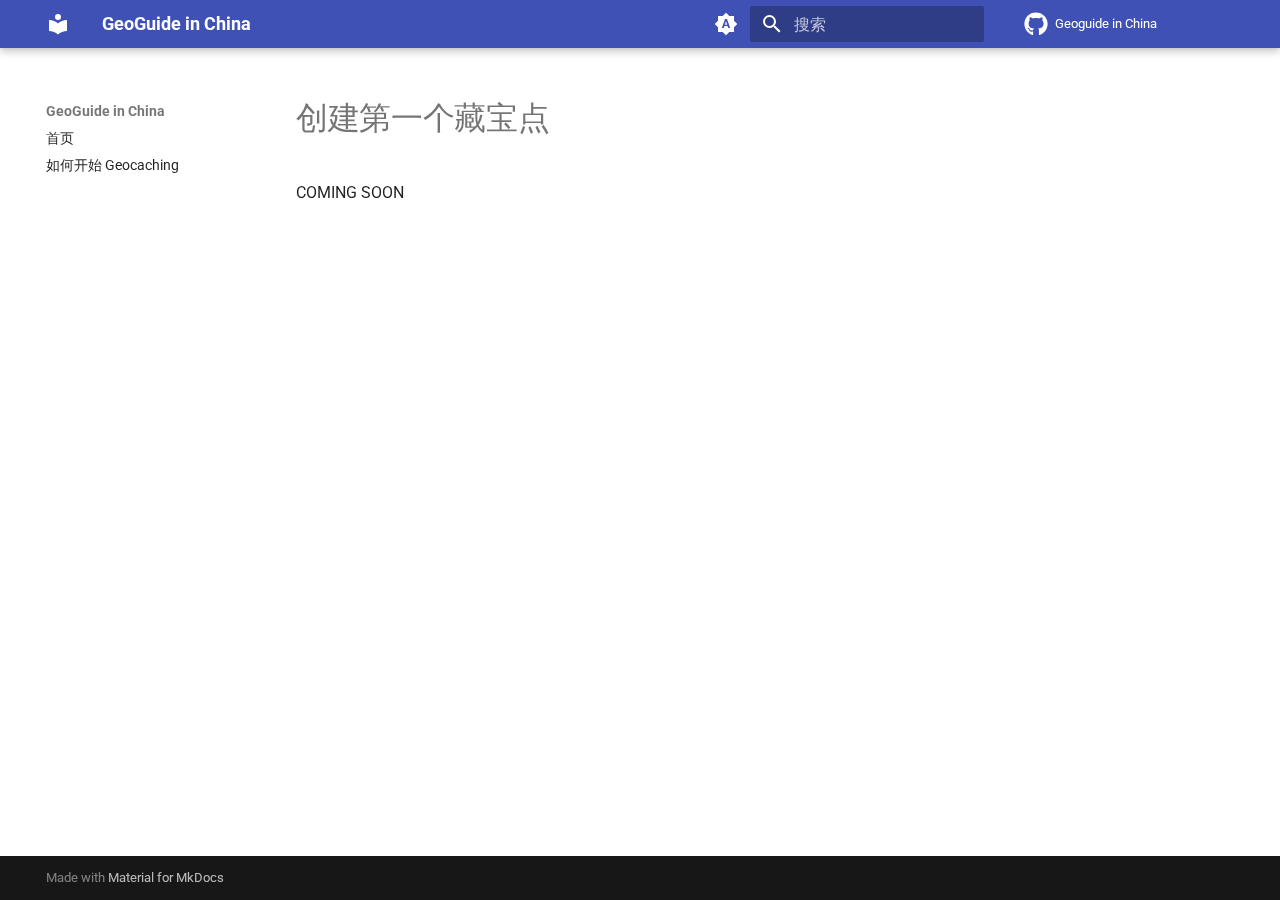
<file: hiding-a-cache/index.html>
<!doctype html>
<html lang="zh" class="no-js">
  <head>
    
      <meta charset="utf-8">
      <meta name="viewport" content="width=device-width,initial-scale=1">
      
      
      
        <link rel="canonical" href="https://www.geoguide.top/hiding-a-cache/">
      
      
      
      
      <link rel="icon" href="../assets/images/favicon.png">
      <meta name="generator" content="mkdocs-1.6.1, mkdocs-material-9.6.12">
    
    
      
        <title>创建第一个藏宝点 - GeoGuide in China</title>
      
    
    
      <link rel="stylesheet" href="../assets/stylesheets/main.2afb09e1.min.css">
      
        
        <link rel="stylesheet" href="../assets/stylesheets/palette.06af60db.min.css">
      
      


    
    
      
    
    
      
        
        
        <link rel="preconnect" href="https://fonts.gstatic.com" crossorigin>
        <link rel="stylesheet" href="https://fonts.googleapis.com/css?family=Roboto:300,300i,400,400i,700,700i%7CRoboto+Mono:400,400i,700,700i&display=fallback">
        <style>:root{--md-text-font:"Roboto";--md-code-font:"Roboto Mono"}</style>
      
    
    
    <script>__md_scope=new URL("..",location),__md_hash=e=>[...e].reduce(((e,_)=>(e<<5)-e+_.charCodeAt(0)),0),__md_get=(e,_=localStorage,t=__md_scope)=>JSON.parse(_.getItem(t.pathname+"."+e)),__md_set=(e,_,t=localStorage,a=__md_scope)=>{try{t.setItem(a.pathname+"."+e,JSON.stringify(_))}catch(e){}}</script>
    
      

    
    
    
  </head>
  
  
    
    
      
    
    
    
    
    <body dir="ltr" data-md-color-scheme="default" data-md-color-primary="indigo" data-md-color-accent="indigo">
  
    
    <input class="md-toggle" data-md-toggle="drawer" type="checkbox" id="__drawer" autocomplete="off">
    <input class="md-toggle" data-md-toggle="search" type="checkbox" id="__search" autocomplete="off">
    <label class="md-overlay" for="__drawer"></label>
    <div data-md-component="skip">
      
        
        <a href="#_1" class="md-skip">
          跳转至
        </a>
      
    </div>
    <div data-md-component="announce">
      
    </div>
    
    
      

  

<header class="md-header md-header--shadow" data-md-component="header">
  <nav class="md-header__inner md-grid" aria-label="页眉">
    <a href=".." title="GeoGuide in China" class="md-header__button md-logo" aria-label="GeoGuide in China" data-md-component="logo">
      
  
  <svg xmlns="http://www.w3.org/2000/svg" viewBox="0 0 24 24"><path d="M12 8a3 3 0 0 0 3-3 3 3 0 0 0-3-3 3 3 0 0 0-3 3 3 3 0 0 0 3 3m0 3.54C9.64 9.35 6.5 8 3 8v11c3.5 0 6.64 1.35 9 3.54 2.36-2.19 5.5-3.54 9-3.54V8c-3.5 0-6.64 1.35-9 3.54"/></svg>

    </a>
    <label class="md-header__button md-icon" for="__drawer">
      
      <svg xmlns="http://www.w3.org/2000/svg" viewBox="0 0 24 24"><path d="M3 6h18v2H3zm0 5h18v2H3zm0 5h18v2H3z"/></svg>
    </label>
    <div class="md-header__title" data-md-component="header-title">
      <div class="md-header__ellipsis">
        <div class="md-header__topic">
          <span class="md-ellipsis">
            GeoGuide in China
          </span>
        </div>
        <div class="md-header__topic" data-md-component="header-topic">
          <span class="md-ellipsis">
            
              创建第一个藏宝点
            
          </span>
        </div>
      </div>
    </div>
    
      
        <form class="md-header__option" data-md-component="palette">
  
    
    
    
    <input class="md-option" data-md-color-media="(prefers-color-scheme)" data-md-color-scheme="default" data-md-color-primary="indigo" data-md-color-accent="indigo"  aria-label="Switch to light mode"  type="radio" name="__palette" id="__palette_0">
    
      <label class="md-header__button md-icon" title="Switch to light mode" for="__palette_1" hidden>
        <svg xmlns="http://www.w3.org/2000/svg" viewBox="0 0 24 24"><path d="m14.3 16-.7-2h-3.2l-.7 2H7.8L11 7h2l3.2 9zM20 8.69V4h-4.69L12 .69 8.69 4H4v4.69L.69 12 4 15.31V20h4.69L12 23.31 15.31 20H20v-4.69L23.31 12zm-9.15 3.96h2.3L12 9z"/></svg>
      </label>
    
  
    
    
    
    <input class="md-option" data-md-color-media="(prefers-color-scheme: light)" data-md-color-scheme="default" data-md-color-primary="indigo" data-md-color-accent="indigo"  aria-label="Switch to dark mode"  type="radio" name="__palette" id="__palette_1">
    
      <label class="md-header__button md-icon" title="Switch to dark mode" for="__palette_2" hidden>
        <svg xmlns="http://www.w3.org/2000/svg" viewBox="0 0 24 24"><path d="M12 8a4 4 0 0 0-4 4 4 4 0 0 0 4 4 4 4 0 0 0 4-4 4 4 0 0 0-4-4m0 10a6 6 0 0 1-6-6 6 6 0 0 1 6-6 6 6 0 0 1 6 6 6 6 0 0 1-6 6m8-9.31V4h-4.69L12 .69 8.69 4H4v4.69L.69 12 4 15.31V20h4.69L12 23.31 15.31 20H20v-4.69L23.31 12z"/></svg>
      </label>
    
  
    
    
    
    <input class="md-option" data-md-color-media="(prefers-color-scheme: dark)" data-md-color-scheme="slate" data-md-color-primary="indigo" data-md-color-accent="indigo"  aria-label="Switch to system preference"  type="radio" name="__palette" id="__palette_2">
    
      <label class="md-header__button md-icon" title="Switch to system preference" for="__palette_0" hidden>
        <svg xmlns="http://www.w3.org/2000/svg" viewBox="0 0 24 24"><path d="M12 18c-.89 0-1.74-.2-2.5-.55C11.56 16.5 13 14.42 13 12s-1.44-4.5-3.5-5.45C10.26 6.2 11.11 6 12 6a6 6 0 0 1 6 6 6 6 0 0 1-6 6m8-9.31V4h-4.69L12 .69 8.69 4H4v4.69L.69 12 4 15.31V20h4.69L12 23.31 15.31 20H20v-4.69L23.31 12z"/></svg>
      </label>
    
  
</form>
      
    
    
      <script>var palette=__md_get("__palette");if(palette&&palette.color){if("(prefers-color-scheme)"===palette.color.media){var media=matchMedia("(prefers-color-scheme: light)"),input=document.querySelector(media.matches?"[data-md-color-media='(prefers-color-scheme: light)']":"[data-md-color-media='(prefers-color-scheme: dark)']");palette.color.media=input.getAttribute("data-md-color-media"),palette.color.scheme=input.getAttribute("data-md-color-scheme"),palette.color.primary=input.getAttribute("data-md-color-primary"),palette.color.accent=input.getAttribute("data-md-color-accent")}for(var[key,value]of Object.entries(palette.color))document.body.setAttribute("data-md-color-"+key,value)}</script>
    
    
    
      
      
        <label class="md-header__button md-icon" for="__search">
          
          <svg xmlns="http://www.w3.org/2000/svg" viewBox="0 0 24 24"><path d="M9.5 3A6.5 6.5 0 0 1 16 9.5c0 1.61-.59 3.09-1.56 4.23l.27.27h.79l5 5-1.5 1.5-5-5v-.79l-.27-.27A6.52 6.52 0 0 1 9.5 16 6.5 6.5 0 0 1 3 9.5 6.5 6.5 0 0 1 9.5 3m0 2C7 5 5 7 5 9.5S7 14 9.5 14 14 12 14 9.5 12 5 9.5 5"/></svg>
        </label>
        <div class="md-search" data-md-component="search" role="dialog">
  <label class="md-search__overlay" for="__search"></label>
  <div class="md-search__inner" role="search">
    <form class="md-search__form" name="search">
      <input type="text" class="md-search__input" name="query" aria-label="搜索" placeholder="搜索" autocapitalize="off" autocorrect="off" autocomplete="off" spellcheck="false" data-md-component="search-query" required>
      <label class="md-search__icon md-icon" for="__search">
        
        <svg xmlns="http://www.w3.org/2000/svg" viewBox="0 0 24 24"><path d="M9.5 3A6.5 6.5 0 0 1 16 9.5c0 1.61-.59 3.09-1.56 4.23l.27.27h.79l5 5-1.5 1.5-5-5v-.79l-.27-.27A6.52 6.52 0 0 1 9.5 16 6.5 6.5 0 0 1 3 9.5 6.5 6.5 0 0 1 9.5 3m0 2C7 5 5 7 5 9.5S7 14 9.5 14 14 12 14 9.5 12 5 9.5 5"/></svg>
        
        <svg xmlns="http://www.w3.org/2000/svg" viewBox="0 0 24 24"><path d="M20 11v2H8l5.5 5.5-1.42 1.42L4.16 12l7.92-7.92L13.5 5.5 8 11z"/></svg>
      </label>
      <nav class="md-search__options" aria-label="查找">
        
        <button type="reset" class="md-search__icon md-icon" title="清空当前内容" aria-label="清空当前内容" tabindex="-1">
          
          <svg xmlns="http://www.w3.org/2000/svg" viewBox="0 0 24 24"><path d="M19 6.41 17.59 5 12 10.59 6.41 5 5 6.41 10.59 12 5 17.59 6.41 19 12 13.41 17.59 19 19 17.59 13.41 12z"/></svg>
        </button>
      </nav>
      
    </form>
    <div class="md-search__output">
      <div class="md-search__scrollwrap" tabindex="0" data-md-scrollfix>
        <div class="md-search-result" data-md-component="search-result">
          <div class="md-search-result__meta">
            正在初始化搜索引擎
          </div>
          <ol class="md-search-result__list" role="presentation"></ol>
        </div>
      </div>
    </div>
  </div>
</div>
      
    
    
      <div class="md-header__source">
        <a href="https://github.com/Konano/geoguide-in-china" title="前往仓库" class="md-source" data-md-component="source">
  <div class="md-source__icon md-icon">
    
    <svg xmlns="http://www.w3.org/2000/svg" viewBox="0 0 496 512"><!--! Font Awesome Free 6.7.2 by @fontawesome - https://fontawesome.com License - https://fontawesome.com/license/free (Icons: CC BY 4.0, Fonts: SIL OFL 1.1, Code: MIT License) Copyright 2024 Fonticons, Inc.--><path d="M165.9 397.4c0 2-2.3 3.6-5.2 3.6-3.3.3-5.6-1.3-5.6-3.6 0-2 2.3-3.6 5.2-3.6 3-.3 5.6 1.3 5.6 3.6m-31.1-4.5c-.7 2 1.3 4.3 4.3 4.9 2.6 1 5.6 0 6.2-2s-1.3-4.3-4.3-5.2c-2.6-.7-5.5.3-6.2 2.3m44.2-1.7c-2.9.7-4.9 2.6-4.6 4.9.3 2 2.9 3.3 5.9 2.6 2.9-.7 4.9-2.6 4.6-4.6-.3-1.9-3-3.2-5.9-2.9M244.8 8C106.1 8 0 113.3 0 252c0 110.9 69.8 205.8 169.5 239.2 12.8 2.3 17.3-5.6 17.3-12.1 0-6.2-.3-40.4-.3-61.4 0 0-70 15-84.7-29.8 0 0-11.4-29.1-27.8-36.6 0 0-22.9-15.7 1.6-15.4 0 0 24.9 2 38.6 25.8 21.9 38.6 58.6 27.5 72.9 20.9 2.3-16 8.8-27.1 16-33.7-55.9-6.2-112.3-14.3-112.3-110.5 0-27.5 7.6-41.3 23.6-58.9-2.6-6.5-11.1-33.3 2.6-67.9 20.9-6.5 69 27 69 27 20-5.6 41.5-8.5 62.8-8.5s42.8 2.9 62.8 8.5c0 0 48.1-33.6 69-27 13.7 34.7 5.2 61.4 2.6 67.9 16 17.7 25.8 31.5 25.8 58.9 0 96.5-58.9 104.2-114.8 110.5 9.2 7.9 17 22.9 17 46.4 0 33.7-.3 75.4-.3 83.6 0 6.5 4.6 14.4 17.3 12.1C428.2 457.8 496 362.9 496 252 496 113.3 383.5 8 244.8 8M97.2 352.9c-1.3 1-1 3.3.7 5.2 1.6 1.6 3.9 2.3 5.2 1 1.3-1 1-3.3-.7-5.2-1.6-1.6-3.9-2.3-5.2-1m-10.8-8.1c-.7 1.3.3 2.9 2.3 3.9 1.6 1 3.6.7 4.3-.7.7-1.3-.3-2.9-2.3-3.9-2-.6-3.6-.3-4.3.7m32.4 35.6c-1.6 1.3-1 4.3 1.3 6.2 2.3 2.3 5.2 2.6 6.5 1 1.3-1.3.7-4.3-1.3-6.2-2.2-2.3-5.2-2.6-6.5-1m-11.4-14.7c-1.6 1-1.6 3.6 0 5.9s4.3 3.3 5.6 2.3c1.6-1.3 1.6-3.9 0-6.2-1.4-2.3-4-3.3-5.6-2"/></svg>
  </div>
  <div class="md-source__repository">
    Geoguide in China
  </div>
</a>
      </div>
    
  </nav>
  
</header>
    
    <div class="md-container" data-md-component="container">
      
      
        
          
        
      
      <main class="md-main" data-md-component="main">
        <div class="md-main__inner md-grid">
          
            
              
              <div class="md-sidebar md-sidebar--primary" data-md-component="sidebar" data-md-type="navigation" >
                <div class="md-sidebar__scrollwrap">
                  <div class="md-sidebar__inner">
                    



<nav class="md-nav md-nav--primary" aria-label="导航栏" data-md-level="0">
  <label class="md-nav__title" for="__drawer">
    <a href=".." title="GeoGuide in China" class="md-nav__button md-logo" aria-label="GeoGuide in China" data-md-component="logo">
      
  
  <svg xmlns="http://www.w3.org/2000/svg" viewBox="0 0 24 24"><path d="M12 8a3 3 0 0 0 3-3 3 3 0 0 0-3-3 3 3 0 0 0-3 3 3 3 0 0 0 3 3m0 3.54C9.64 9.35 6.5 8 3 8v11c3.5 0 6.64 1.35 9 3.54 2.36-2.19 5.5-3.54 9-3.54V8c-3.5 0-6.64 1.35-9 3.54"/></svg>

    </a>
    GeoGuide in China
  </label>
  
    <div class="md-nav__source">
      <a href="https://github.com/Konano/geoguide-in-china" title="前往仓库" class="md-source" data-md-component="source">
  <div class="md-source__icon md-icon">
    
    <svg xmlns="http://www.w3.org/2000/svg" viewBox="0 0 496 512"><!--! Font Awesome Free 6.7.2 by @fontawesome - https://fontawesome.com License - https://fontawesome.com/license/free (Icons: CC BY 4.0, Fonts: SIL OFL 1.1, Code: MIT License) Copyright 2024 Fonticons, Inc.--><path d="M165.9 397.4c0 2-2.3 3.6-5.2 3.6-3.3.3-5.6-1.3-5.6-3.6 0-2 2.3-3.6 5.2-3.6 3-.3 5.6 1.3 5.6 3.6m-31.1-4.5c-.7 2 1.3 4.3 4.3 4.9 2.6 1 5.6 0 6.2-2s-1.3-4.3-4.3-5.2c-2.6-.7-5.5.3-6.2 2.3m44.2-1.7c-2.9.7-4.9 2.6-4.6 4.9.3 2 2.9 3.3 5.9 2.6 2.9-.7 4.9-2.6 4.6-4.6-.3-1.9-3-3.2-5.9-2.9M244.8 8C106.1 8 0 113.3 0 252c0 110.9 69.8 205.8 169.5 239.2 12.8 2.3 17.3-5.6 17.3-12.1 0-6.2-.3-40.4-.3-61.4 0 0-70 15-84.7-29.8 0 0-11.4-29.1-27.8-36.6 0 0-22.9-15.7 1.6-15.4 0 0 24.9 2 38.6 25.8 21.9 38.6 58.6 27.5 72.9 20.9 2.3-16 8.8-27.1 16-33.7-55.9-6.2-112.3-14.3-112.3-110.5 0-27.5 7.6-41.3 23.6-58.9-2.6-6.5-11.1-33.3 2.6-67.9 20.9-6.5 69 27 69 27 20-5.6 41.5-8.5 62.8-8.5s42.8 2.9 62.8 8.5c0 0 48.1-33.6 69-27 13.7 34.7 5.2 61.4 2.6 67.9 16 17.7 25.8 31.5 25.8 58.9 0 96.5-58.9 104.2-114.8 110.5 9.2 7.9 17 22.9 17 46.4 0 33.7-.3 75.4-.3 83.6 0 6.5 4.6 14.4 17.3 12.1C428.2 457.8 496 362.9 496 252 496 113.3 383.5 8 244.8 8M97.2 352.9c-1.3 1-1 3.3.7 5.2 1.6 1.6 3.9 2.3 5.2 1 1.3-1 1-3.3-.7-5.2-1.6-1.6-3.9-2.3-5.2-1m-10.8-8.1c-.7 1.3.3 2.9 2.3 3.9 1.6 1 3.6.7 4.3-.7.7-1.3-.3-2.9-2.3-3.9-2-.6-3.6-.3-4.3.7m32.4 35.6c-1.6 1.3-1 4.3 1.3 6.2 2.3 2.3 5.2 2.6 6.5 1 1.3-1.3.7-4.3-1.3-6.2-2.2-2.3-5.2-2.6-6.5-1m-11.4-14.7c-1.6 1-1.6 3.6 0 5.9s4.3 3.3 5.6 2.3c1.6-1.3 1.6-3.9 0-6.2-1.4-2.3-4-3.3-5.6-2"/></svg>
  </div>
  <div class="md-source__repository">
    Geoguide in China
  </div>
</a>
    </div>
  
  <ul class="md-nav__list" data-md-scrollfix>
    
      
      
  
  
  
  
    <li class="md-nav__item">
      <a href=".." class="md-nav__link">
        
  
  
  <span class="md-ellipsis">
    首页
    
  </span>
  

      </a>
    </li>
  

    
      
      
  
  
  
  
    <li class="md-nav__item">
      <a href="../getting-started/" class="md-nav__link">
        
  
  
  <span class="md-ellipsis">
    如何开始 Geocaching
    
  </span>
  

      </a>
    </li>
  

    
  </ul>
</nav>
                  </div>
                </div>
              </div>
            
            
              
              <div class="md-sidebar md-sidebar--secondary" data-md-component="sidebar" data-md-type="toc" >
                <div class="md-sidebar__scrollwrap">
                  <div class="md-sidebar__inner">
                    

<nav class="md-nav md-nav--secondary" aria-label="目录">
  
  
  
    
  
  
</nav>
                  </div>
                </div>
              </div>
            
          
          
            <div class="md-content" data-md-component="content">
              <article class="md-content__inner md-typeset">
                
                  


  
  


<h1 id="_1">创建第一个藏宝点</h1>
<p>COMING SOON</p>












                
              </article>
            </div>
          
          
<script>var target=document.getElementById(location.hash.slice(1));target&&target.name&&(target.checked=target.name.startsWith("__tabbed_"))</script>
        </div>
        
      </main>
      
        <footer class="md-footer">
  
  <div class="md-footer-meta md-typeset">
    <div class="md-footer-meta__inner md-grid">
      <div class="md-copyright">
  
  
    Made with
    <a href="https://squidfunk.github.io/mkdocs-material/" target="_blank" rel="noopener">
      Material for MkDocs
    </a>
  
</div>
      
    </div>
  </div>
</footer>
      
    </div>
    <div class="md-dialog" data-md-component="dialog">
      <div class="md-dialog__inner md-typeset"></div>
    </div>
    
    
    
      
      <script id="__config" type="application/json">{"base": "..", "features": ["navigation.instant", "navigation.instant.prefetch"], "search": "../assets/javascripts/workers/search.f8cc74c7.min.js", "tags": null, "translations": {"clipboard.copied": "\u5df2\u590d\u5236", "clipboard.copy": "\u590d\u5236", "search.result.more.one": "\u5728\u8be5\u9875\u4e0a\u8fd8\u6709 1 \u4e2a\u7b26\u5408\u6761\u4ef6\u7684\u7ed3\u679c", "search.result.more.other": "\u5728\u8be5\u9875\u4e0a\u8fd8\u6709 # \u4e2a\u7b26\u5408\u6761\u4ef6\u7684\u7ed3\u679c", "search.result.none": "\u6ca1\u6709\u627e\u5230\u7b26\u5408\u6761\u4ef6\u7684\u7ed3\u679c", "search.result.one": "\u627e\u5230 1 \u4e2a\u7b26\u5408\u6761\u4ef6\u7684\u7ed3\u679c", "search.result.other": "# \u4e2a\u7b26\u5408\u6761\u4ef6\u7684\u7ed3\u679c", "search.result.placeholder": "\u952e\u5165\u4ee5\u5f00\u59cb\u641c\u7d22", "search.result.term.missing": "\u7f3a\u5c11", "select.version": "\u9009\u62e9\u5f53\u524d\u7248\u672c"}, "version": null}</script>
    
    
      <script src="../assets/javascripts/bundle.c8b220af.min.js"></script>
      
    
  </body>
</html>
</file>
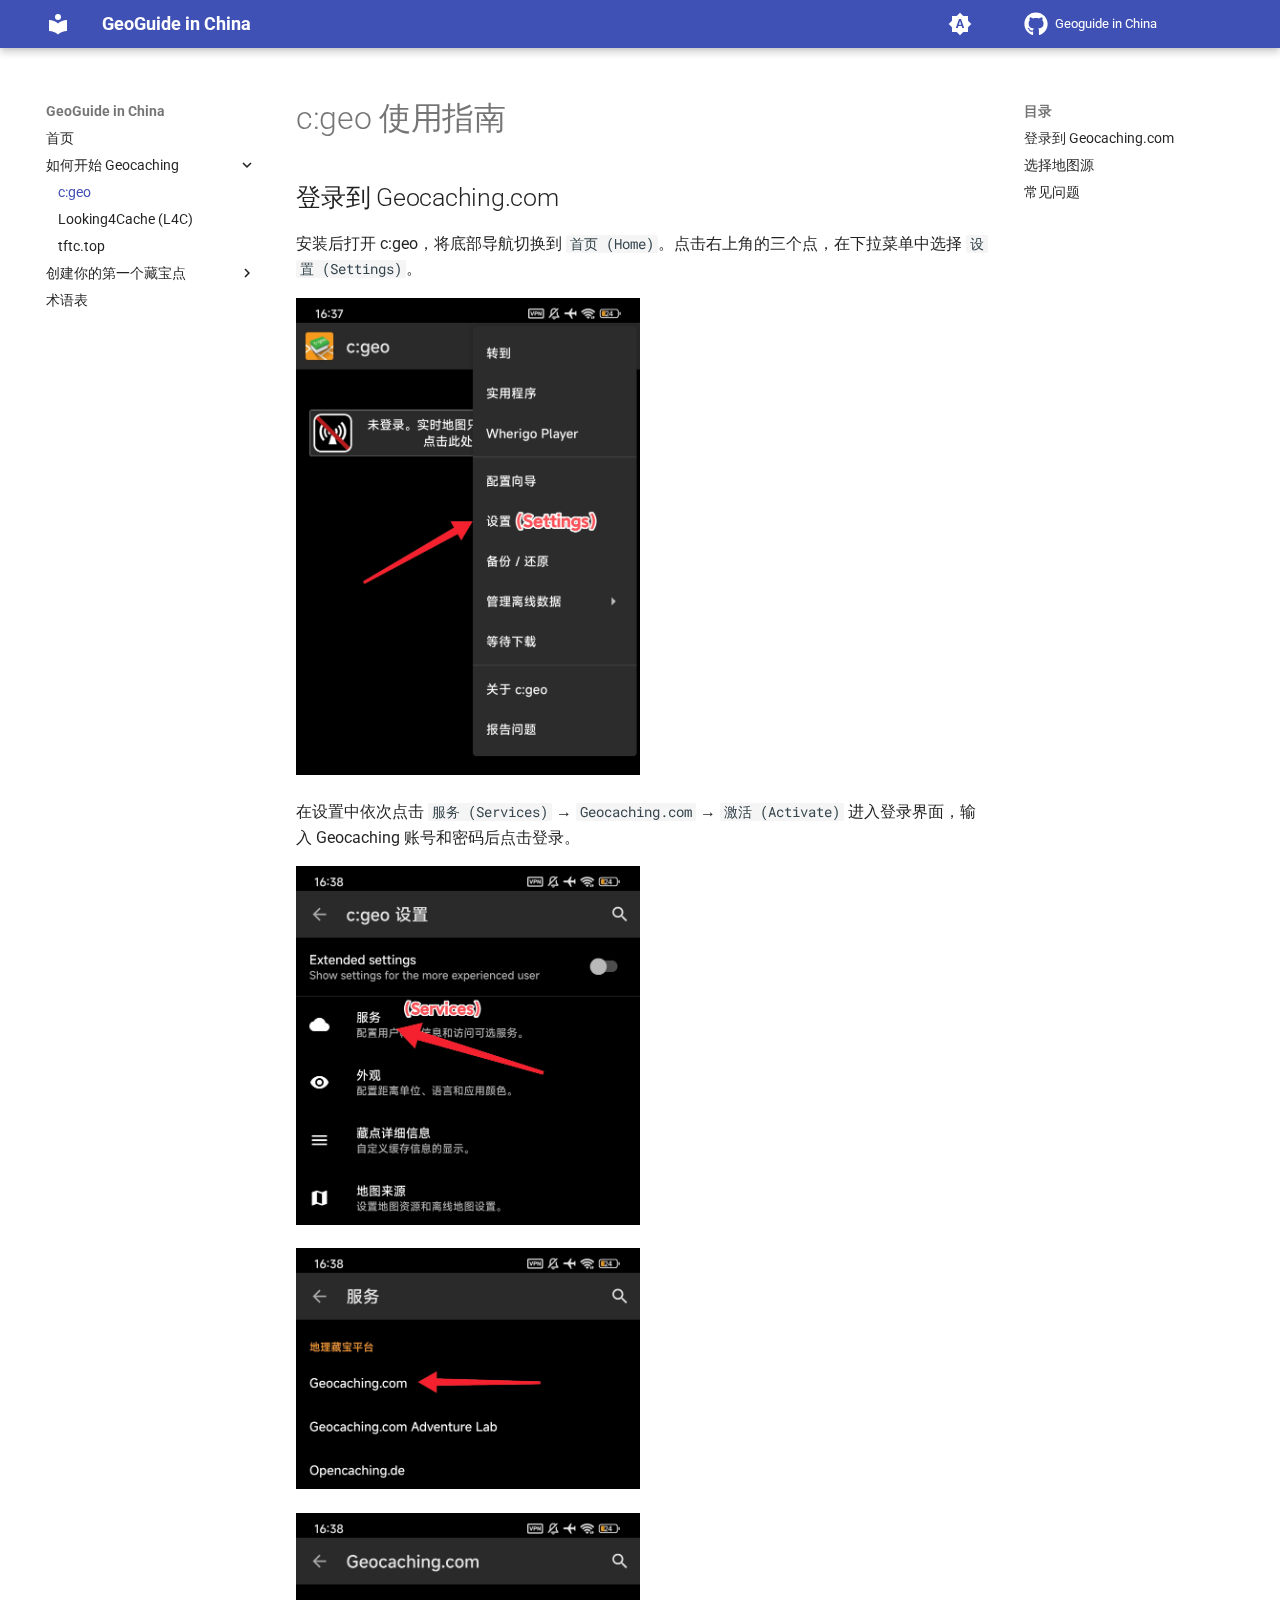
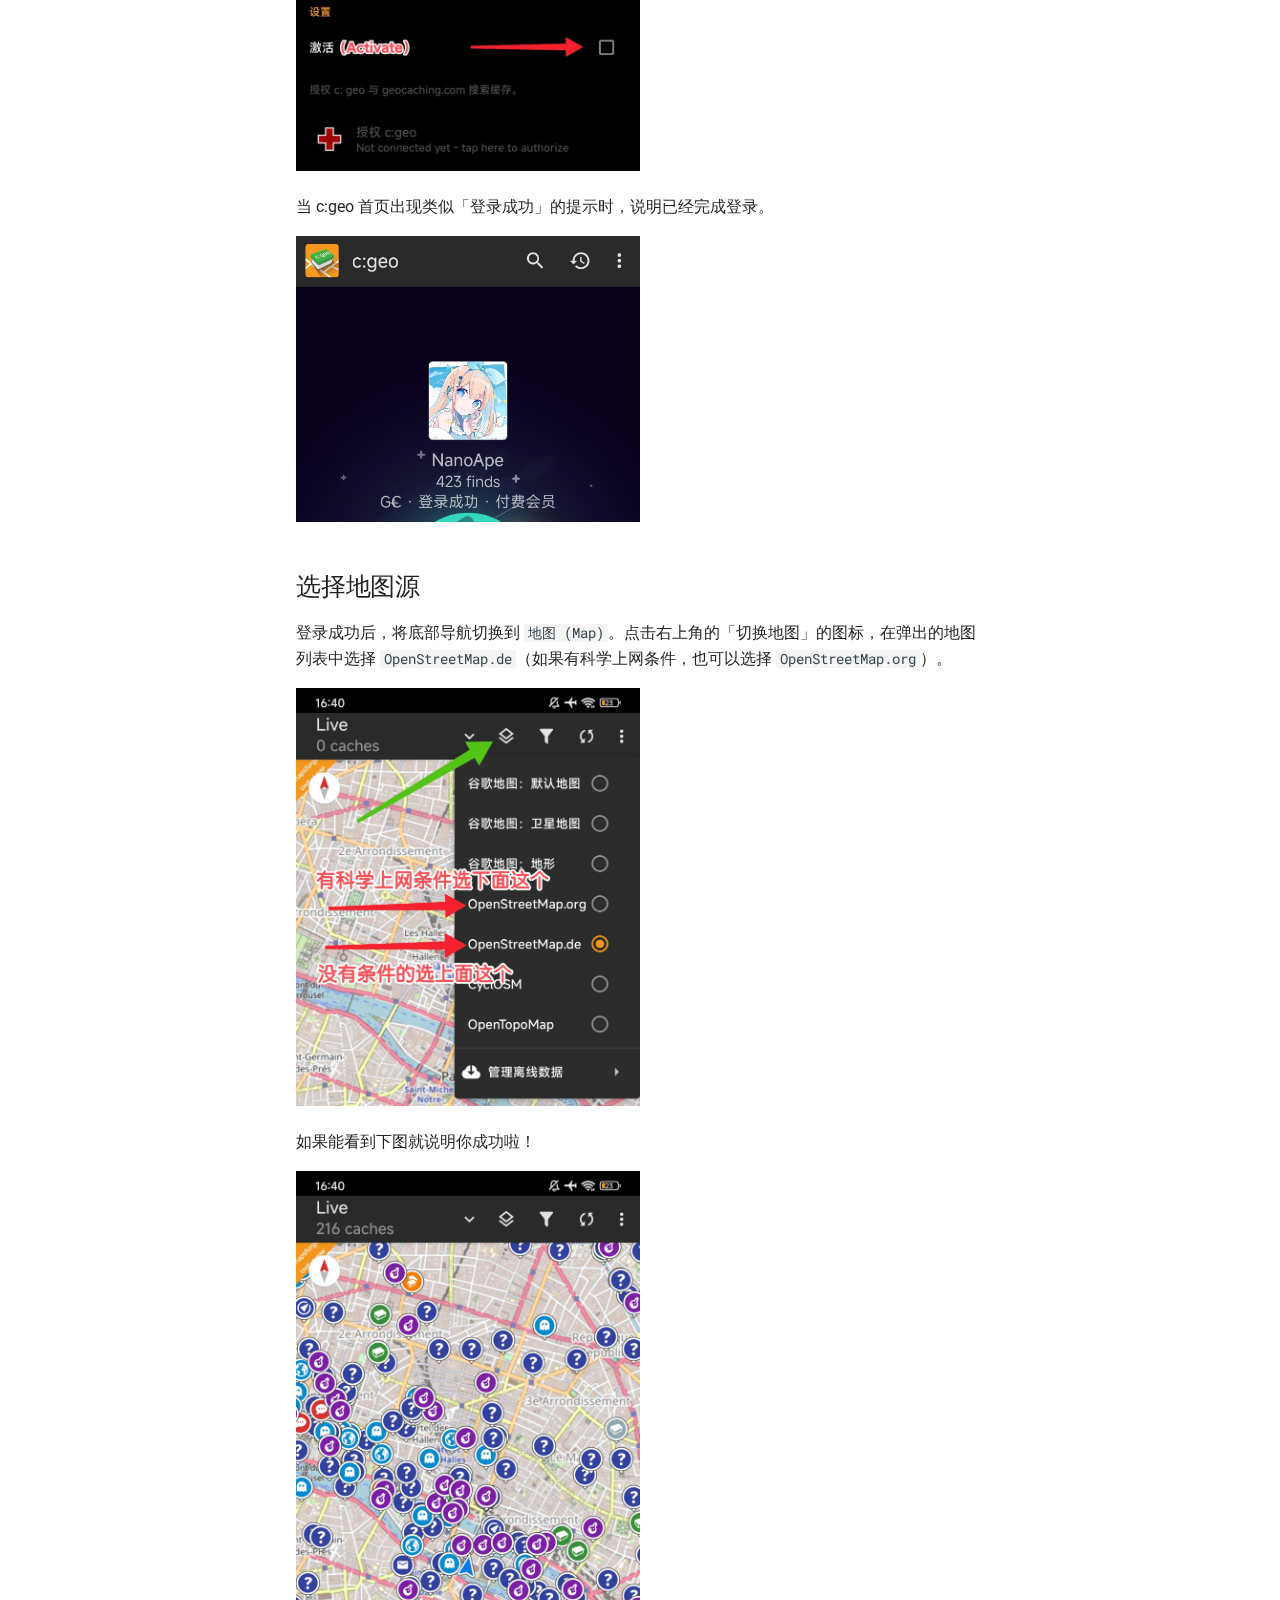
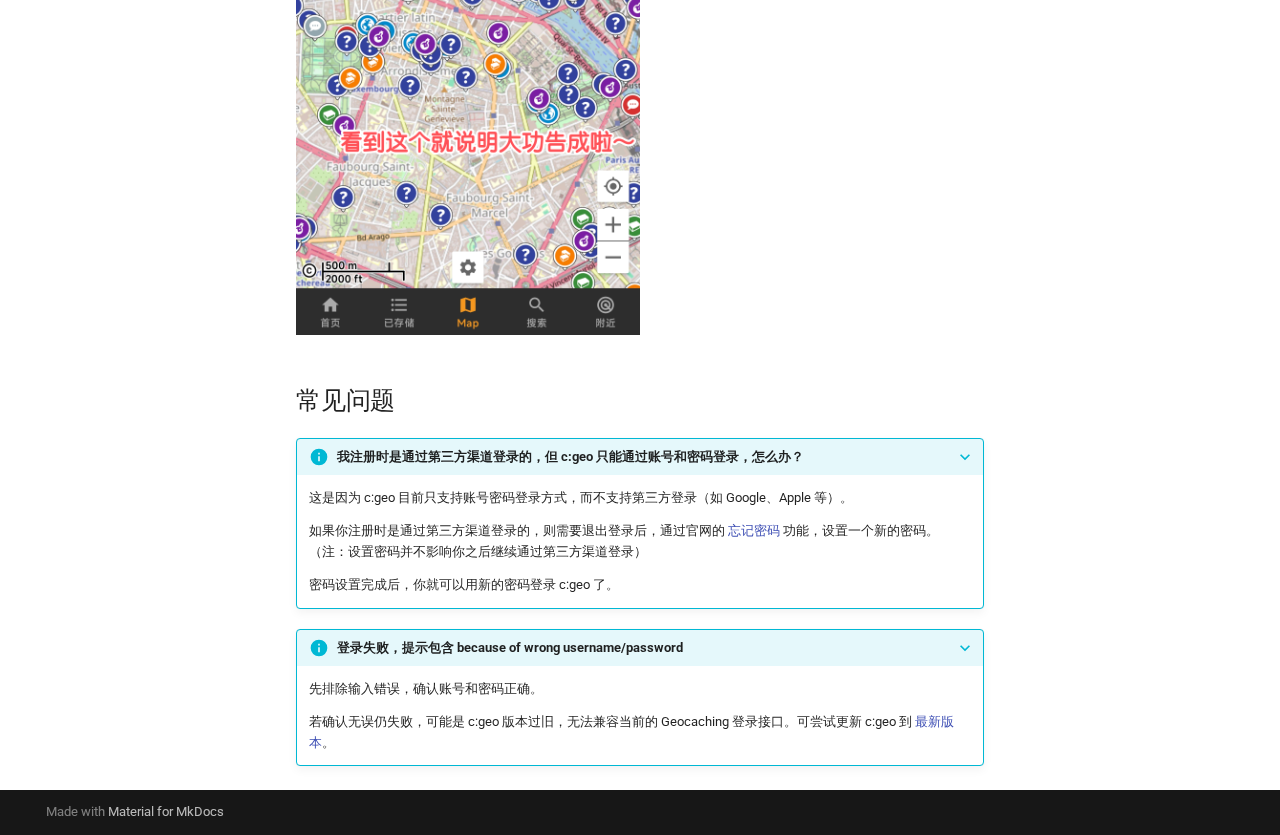
<file: getting-started/cgeo/index.html>
<!DOCTYPE html><html lang="zh" class="no-js"><head>
    
      <meta charset="utf-8">
      <meta name="viewport" content="width=device-width,initial-scale=1">
      
      
      
        <link rel="canonical" href="https://www.geoguide.top/getting-started/cgeo/">
      
      
        <link rel="prev" href="../">
      
      
        <link rel="next" href="../l4c/">
      
      
        
      
      
      <link rel="icon" href="../../assets/images/favicon.png">
      <meta name="generator" content="mkdocs-1.6.1, mkdocs-material-9.7.4">
    
    
      
        <title>c:geo - GeoGuide in China</title>
      
    
    
      <link rel="stylesheet" href="../../assets/stylesheets/main.484c7ddc.min.css">
      
        
        <link rel="stylesheet" href="../../assets/stylesheets/palette.ab4e12ef.min.css">
      
      


    
    
      
    
    
      
        
        
        <link rel="preconnect" href="https://fonts.gstatic.com" crossorigin="">
        <link rel="stylesheet" href="https://fonts.googleapis.com/css?family=Roboto:300,300i,400,400i,700,700i%7CRoboto+Mono:400,400i,700,700i&amp;display=fallback">
        <style>:root{--md-text-font:"Roboto";--md-code-font:"Roboto Mono"}</style>
      
    
    
    <script>__md_scope=new URL("../..",location),__md_hash=e=>[...e].reduce(((e,_)=>(e<<5)-e+_.charCodeAt(0)),0),__md_get=(e,_=localStorage,t=__md_scope)=>JSON.parse(_.getItem(t.pathname+"."+e)),__md_set=(e,_,t=localStorage,a=__md_scope)=>{try{t.setItem(a.pathname+"."+e,JSON.stringify(_))}catch(e){}}</script>
    
      

    
    
  <link href="../../assets/stylesheets/glightbox.min.css" rel="stylesheet"><script src="../../assets/javascripts/glightbox.min.js"></script><style id="glightbox-style">
            html.glightbox-open { overflow: initial; height: 100%; }
            .gslide-title { margin-top: 0px; user-select: text; }
            .gslide-desc { color: #666; user-select: text; }
            .gslide-image img { background: white; }
            .gscrollbar-fixer { padding-right: 15px; }
            .gdesc-inner { font-size: 0.75rem; }
            body[data-md-color-scheme="slate"] .gdesc-inner { background: var(--md-default-bg-color); }
            body[data-md-color-scheme="slate"] .gslide-title { color: var(--md-default-fg-color); }
            body[data-md-color-scheme="slate"] .gslide-desc { color: var(--md-default-fg-color); }
        </style></head>
  
  
    
    
      
    
    
    
    
    <body dir="ltr" data-md-color-scheme="default" data-md-color-primary="indigo" data-md-color-accent="indigo">
  
    
    <input class="md-toggle" data-md-toggle="drawer" type="checkbox" id="__drawer" autocomplete="off">
    <input class="md-toggle" data-md-toggle="search" type="checkbox" id="__search" autocomplete="off">
    <label class="md-overlay" for="__drawer"></label>
    <div data-md-component="skip">
      
        
        <a href="#cgeo-guide" class="md-skip">
          跳转至
        </a>
      
    </div>
    <div data-md-component="announce">
      
    </div>
    
    
      

  

<header class="md-header md-header--shadow" data-md-component="header">
  <nav class="md-header__inner md-grid" aria-label="页眉">
    <a href="../.." title="GeoGuide in China" class="md-header__button md-logo" aria-label="GeoGuide in China" data-md-component="logo">
      
  
  <svg xmlns="http://www.w3.org/2000/svg" viewBox="0 0 24 24"><path d="M12 8a3 3 0 0 0 3-3 3 3 0 0 0-3-3 3 3 0 0 0-3 3 3 3 0 0 0 3 3m0 3.54C9.64 9.35 6.5 8 3 8v11c3.5 0 6.64 1.35 9 3.54 2.36-2.19 5.5-3.54 9-3.54V8c-3.5 0-6.64 1.35-9 3.54"></path></svg>

    </a>
    <label class="md-header__button md-icon" for="__drawer">
      
      <svg xmlns="http://www.w3.org/2000/svg" viewBox="0 0 24 24"><path d="M3 6h18v2H3zm0 5h18v2H3zm0 5h18v2H3z"></path></svg>
    </label>
    <div class="md-header__title" data-md-component="header-title">
      <div class="md-header__ellipsis">
        <div class="md-header__topic">
          <span class="md-ellipsis">
            GeoGuide in China
          </span>
        </div>
        <div class="md-header__topic" data-md-component="header-topic">
          <span class="md-ellipsis">
            
              c:geo
            
          </span>
        </div>
      </div>
    </div>
    
      
        <form class="md-header__option" data-md-component="palette">
  
    
    
    
    <input class="md-option" data-md-color-media="(prefers-color-scheme)" data-md-color-scheme="default" data-md-color-primary="indigo" data-md-color-accent="indigo" aria-label="Switch to light mode" type="radio" name="__palette" id="__palette_0">
    
      <label class="md-header__button md-icon" title="Switch to light mode" for="__palette_1" hidden="">
        <svg xmlns="http://www.w3.org/2000/svg" viewBox="0 0 24 24"><path d="m14.3 16-.7-2h-3.2l-.7 2H7.8L11 7h2l3.2 9zM20 8.69V4h-4.69L12 .69 8.69 4H4v4.69L.69 12 4 15.31V20h4.69L12 23.31 15.31 20H20v-4.69L23.31 12zm-9.15 3.96h2.3L12 9z"></path></svg>
      </label>
    
  
    
    
    
    <input class="md-option" data-md-color-media="(prefers-color-scheme: light)" data-md-color-scheme="default" data-md-color-primary="indigo" data-md-color-accent="indigo" aria-label="Switch to dark mode" type="radio" name="__palette" id="__palette_1">
    
      <label class="md-header__button md-icon" title="Switch to dark mode" for="__palette_2" hidden="">
        <svg xmlns="http://www.w3.org/2000/svg" viewBox="0 0 24 24"><path d="M12 8a4 4 0 0 0-4 4 4 4 0 0 0 4 4 4 4 0 0 0 4-4 4 4 0 0 0-4-4m0 10a6 6 0 0 1-6-6 6 6 0 0 1 6-6 6 6 0 0 1 6 6 6 6 0 0 1-6 6m8-9.31V4h-4.69L12 .69 8.69 4H4v4.69L.69 12 4 15.31V20h4.69L12 23.31 15.31 20H20v-4.69L23.31 12z"></path></svg>
      </label>
    
  
    
    
    
    <input class="md-option" data-md-color-media="(prefers-color-scheme: dark)" data-md-color-scheme="slate" data-md-color-primary="indigo" data-md-color-accent="indigo" aria-label="Switch to system preference" type="radio" name="__palette" id="__palette_2">
    
      <label class="md-header__button md-icon" title="Switch to system preference" for="__palette_0" hidden="">
        <svg xmlns="http://www.w3.org/2000/svg" viewBox="0 0 24 24"><path d="M12 18c-.89 0-1.74-.2-2.5-.55C11.56 16.5 13 14.42 13 12s-1.44-4.5-3.5-5.45C10.26 6.2 11.11 6 12 6a6 6 0 0 1 6 6 6 6 0 0 1-6 6m8-9.31V4h-4.69L12 .69 8.69 4H4v4.69L.69 12 4 15.31V20h4.69L12 23.31 15.31 20H20v-4.69L23.31 12z"></path></svg>
      </label>
    
  
</form>
      
    
    
      <script>var palette=__md_get("__palette");if(palette&&palette.color){if("(prefers-color-scheme)"===palette.color.media){var media=matchMedia("(prefers-color-scheme: light)"),input=document.querySelector(media.matches?"[data-md-color-media='(prefers-color-scheme: light)']":"[data-md-color-media='(prefers-color-scheme: dark)']");palette.color.media=input.getAttribute("data-md-color-media"),palette.color.scheme=input.getAttribute("data-md-color-scheme"),palette.color.primary=input.getAttribute("data-md-color-primary"),palette.color.accent=input.getAttribute("data-md-color-accent")}for(var[key,value]of Object.entries(palette.color))document.body.setAttribute("data-md-color-"+key,value)}</script>
    
    
    
    
      <div class="md-header__source">
        <a href="https://github.com/Konano/geoguide-in-china" title="前往仓库" class="md-source" data-md-component="source">
  <div class="md-source__icon md-icon">
    
    <svg xmlns="http://www.w3.org/2000/svg" viewBox="0 0 512 512"><!--! Font Awesome Free 7.1.0 by @fontawesome - https://fontawesome.com License - https://fontawesome.com/license/free (Icons: CC BY 4.0, Fonts: SIL OFL 1.1, Code: MIT License) Copyright 2025 Fonticons, Inc.--><path d="M173.9 397.4c0 2-2.3 3.6-5.2 3.6-3.3.3-5.6-1.3-5.6-3.6 0-2 2.3-3.6 5.2-3.6 3-.3 5.6 1.3 5.6 3.6m-31.1-4.5c-.7 2 1.3 4.3 4.3 4.9 2.6 1 5.6 0 6.2-2s-1.3-4.3-4.3-5.2c-2.6-.7-5.5.3-6.2 2.3m44.2-1.7c-2.9.7-4.9 2.6-4.6 4.9.3 2 2.9 3.3 5.9 2.6 2.9-.7 4.9-2.6 4.6-4.6-.3-1.9-3-3.2-5.9-2.9M252.8 8C114.1 8 8 113.3 8 252c0 110.9 69.8 205.8 169.5 239.2 12.8 2.3 17.3-5.6 17.3-12.1 0-6.2-.3-40.4-.3-61.4 0 0-70 15-84.7-29.8 0 0-11.4-29.1-27.8-36.6 0 0-22.9-15.7 1.6-15.4 0 0 24.9 2 38.6 25.8 21.9 38.6 58.6 27.5 72.9 20.9 2.3-16 8.8-27.1 16-33.7-55.9-6.2-112.3-14.3-112.3-110.5 0-27.5 7.6-41.3 23.6-58.9-2.6-6.5-11.1-33.3 2.6-67.9 20.9-6.5 69 27 69 27 20-5.6 41.5-8.5 62.8-8.5s42.8 2.9 62.8 8.5c0 0 48.1-33.6 69-27 13.7 34.7 5.2 61.4 2.6 67.9 16 17.7 25.8 31.5 25.8 58.9 0 96.5-58.9 104.2-114.8 110.5 9.2 7.9 17 22.9 17 46.4 0 33.7-.3 75.4-.3 83.6 0 6.5 4.6 14.4 17.3 12.1C436.2 457.8 504 362.9 504 252 504 113.3 391.5 8 252.8 8M105.2 352.9c-1.3 1-1 3.3.7 5.2 1.6 1.6 3.9 2.3 5.2 1 1.3-1 1-3.3-.7-5.2-1.6-1.6-3.9-2.3-5.2-1m-10.8-8.1c-.7 1.3.3 2.9 2.3 3.9 1.6 1 3.6.7 4.3-.7.7-1.3-.3-2.9-2.3-3.9-2-.6-3.6-.3-4.3.7m32.4 35.6c-1.6 1.3-1 4.3 1.3 6.2 2.3 2.3 5.2 2.6 6.5 1 1.3-1.3.7-4.3-1.3-6.2-2.2-2.3-5.2-2.6-6.5-1m-11.4-14.7c-1.6 1-1.6 3.6 0 5.9s4.3 3.3 5.6 2.3c1.6-1.3 1.6-3.9 0-6.2-1.4-2.3-4-3.3-5.6-2"></path></svg>
  </div>
  <div class="md-source__repository">
    Geoguide in China
  </div>
</a>
      </div>
    
  </nav>
  
</header>
    
    <div class="md-container" data-md-component="container">
      
      
        
          
        
      
      <main class="md-main" data-md-component="main">
        <div class="md-main__inner md-grid">
          
            
              
              <div class="md-sidebar md-sidebar--primary" data-md-component="sidebar" data-md-type="navigation">
                <div class="md-sidebar__scrollwrap">
                  <div class="md-sidebar__inner">
                    



<nav class="md-nav md-nav--primary" aria-label="导航栏" data-md-level="0">
  <label class="md-nav__title" for="__drawer">
    <a href="../.." title="GeoGuide in China" class="md-nav__button md-logo" aria-label="GeoGuide in China" data-md-component="logo">
      
  
  <svg xmlns="http://www.w3.org/2000/svg" viewBox="0 0 24 24"><path d="M12 8a3 3 0 0 0 3-3 3 3 0 0 0-3-3 3 3 0 0 0-3 3 3 3 0 0 0 3 3m0 3.54C9.64 9.35 6.5 8 3 8v11c3.5 0 6.64 1.35 9 3.54 2.36-2.19 5.5-3.54 9-3.54V8c-3.5 0-6.64 1.35-9 3.54"></path></svg>

    </a>
    GeoGuide in China
  </label>
  
    <div class="md-nav__source">
      <a href="https://github.com/Konano/geoguide-in-china" title="前往仓库" class="md-source" data-md-component="source">
  <div class="md-source__icon md-icon">
    
    <svg xmlns="http://www.w3.org/2000/svg" viewBox="0 0 512 512"><!--! Font Awesome Free 7.1.0 by @fontawesome - https://fontawesome.com License - https://fontawesome.com/license/free (Icons: CC BY 4.0, Fonts: SIL OFL 1.1, Code: MIT License) Copyright 2025 Fonticons, Inc.--><path d="M173.9 397.4c0 2-2.3 3.6-5.2 3.6-3.3.3-5.6-1.3-5.6-3.6 0-2 2.3-3.6 5.2-3.6 3-.3 5.6 1.3 5.6 3.6m-31.1-4.5c-.7 2 1.3 4.3 4.3 4.9 2.6 1 5.6 0 6.2-2s-1.3-4.3-4.3-5.2c-2.6-.7-5.5.3-6.2 2.3m44.2-1.7c-2.9.7-4.9 2.6-4.6 4.9.3 2 2.9 3.3 5.9 2.6 2.9-.7 4.9-2.6 4.6-4.6-.3-1.9-3-3.2-5.9-2.9M252.8 8C114.1 8 8 113.3 8 252c0 110.9 69.8 205.8 169.5 239.2 12.8 2.3 17.3-5.6 17.3-12.1 0-6.2-.3-40.4-.3-61.4 0 0-70 15-84.7-29.8 0 0-11.4-29.1-27.8-36.6 0 0-22.9-15.7 1.6-15.4 0 0 24.9 2 38.6 25.8 21.9 38.6 58.6 27.5 72.9 20.9 2.3-16 8.8-27.1 16-33.7-55.9-6.2-112.3-14.3-112.3-110.5 0-27.5 7.6-41.3 23.6-58.9-2.6-6.5-11.1-33.3 2.6-67.9 20.9-6.5 69 27 69 27 20-5.6 41.5-8.5 62.8-8.5s42.8 2.9 62.8 8.5c0 0 48.1-33.6 69-27 13.7 34.7 5.2 61.4 2.6 67.9 16 17.7 25.8 31.5 25.8 58.9 0 96.5-58.9 104.2-114.8 110.5 9.2 7.9 17 22.9 17 46.4 0 33.7-.3 75.4-.3 83.6 0 6.5 4.6 14.4 17.3 12.1C436.2 457.8 504 362.9 504 252 504 113.3 391.5 8 252.8 8M105.2 352.9c-1.3 1-1 3.3.7 5.2 1.6 1.6 3.9 2.3 5.2 1 1.3-1 1-3.3-.7-5.2-1.6-1.6-3.9-2.3-5.2-1m-10.8-8.1c-.7 1.3.3 2.9 2.3 3.9 1.6 1 3.6.7 4.3-.7.7-1.3-.3-2.9-2.3-3.9-2-.6-3.6-.3-4.3.7m32.4 35.6c-1.6 1.3-1 4.3 1.3 6.2 2.3 2.3 5.2 2.6 6.5 1 1.3-1.3.7-4.3-1.3-6.2-2.2-2.3-5.2-2.6-6.5-1m-11.4-14.7c-1.6 1-1.6 3.6 0 5.9s4.3 3.3 5.6 2.3c1.6-1.3 1.6-3.9 0-6.2-1.4-2.3-4-3.3-5.6-2"></path></svg>
  </div>
  <div class="md-source__repository">
    Geoguide in China
  </div>
</a>
    </div>
  
  <ul class="md-nav__list" data-md-scrollfix="">
    
      
      
  
  
  
  
    <li class="md-nav__item">
      <a href="../.." class="md-nav__link">
        
  
  
  <span class="md-ellipsis">
    
  
    首页
  

    
  </span>
  
  

      </a>
    </li>
  

    
      
      
  
  
    
  
  
  
    
    
      
        
          
        
      
        
      
        
      
        
      
    
    
    
    
    <li class="md-nav__item md-nav__item--active md-nav__item--nested">
      
        
        
        <input class="md-nav__toggle md-toggle " type="checkbox" id="__nav_2" checked="">
        
          
          <div class="md-nav__link md-nav__container">
            <a href="../" class="md-nav__link ">
              
  
  
  <span class="md-ellipsis">
    
  
    如何开始 Geocaching
  

    
  </span>
  
  

            </a>
            
              
              <label class="md-nav__link " for="__nav_2" id="__nav_2_label" tabindex="0">
                <span class="md-nav__icon md-icon"></span>
              </label>
            
          </div>
        
        <nav class="md-nav" data-md-level="1" aria-labelledby="__nav_2_label" aria-expanded="true">
          <label class="md-nav__title" for="__nav_2">
            <span class="md-nav__icon md-icon"></span>
            
  
    如何开始 Geocaching
  

          </label>
          <ul class="md-nav__list" data-md-scrollfix="">
            
              
            
              
                
  
  
    
  
  
  
    <li class="md-nav__item md-nav__item--active">
      
      <input class="md-nav__toggle md-toggle" type="checkbox" id="__toc">
      
      
        
      
      
        <label class="md-nav__link md-nav__link--active" for="__toc">
          
  
  
  <span class="md-ellipsis">
    
  
    c:geo
  

    
  </span>
  
  

          <span class="md-nav__icon md-icon"></span>
        </label>
      
      <a href="./" class="md-nav__link md-nav__link--active">
        
  
  
  <span class="md-ellipsis">
    
  
    c:geo
  

    
  </span>
  
  

      </a>
      
        

<nav class="md-nav md-nav--secondary" aria-label="目录">
  
  
  
    
  
  
    <label class="md-nav__title" for="__toc">
      <span class="md-nav__icon md-icon"></span>
      目录
    </label>
    <ul class="md-nav__list" data-md-component="toc" data-md-scrollfix="">
      
        <li class="md-nav__item">
  <a href="#cgeo-login" class="md-nav__link">
    <span class="md-ellipsis">
      
        登录到 Geocaching.com
      
    </span>
  </a>
  
</li>
      
        <li class="md-nav__item">
  <a href="#cgeo-map-source" class="md-nav__link">
    <span class="md-ellipsis">
      
        选择地图源
      
    </span>
  </a>
  
</li>
      
        <li class="md-nav__item">
  <a href="#cgeo-faq" class="md-nav__link">
    <span class="md-ellipsis">
      
        常见问题
      
    </span>
  </a>
  
</li>
      
    </ul>
  
</nav>
      
    </li>
  

              
            
              
                
  
  
  
  
    <li class="md-nav__item">
      <a href="../l4c/" class="md-nav__link">
        
  
  
  <span class="md-ellipsis">
    
  
    Looking4Cache (L4C)
  

    
  </span>
  
  

      </a>
    </li>
  

              
            
              
                
  
  
  
  
    <li class="md-nav__item">
      <a href="../tftc/" class="md-nav__link">
        
  
  
  <span class="md-ellipsis">
    
  
    tftc.top
  

    
  </span>
  
  

      </a>
    </li>
  

              
            
          </ul>
        </nav>
      
    </li>
  

    
      
      
  
  
  
  
    
    
      
        
          
        
      
        
      
    
    
    
    
    <li class="md-nav__item md-nav__item--nested">
      
        
        
        <input class="md-nav__toggle md-toggle " type="checkbox" id="__nav_3">
        
          
          <div class="md-nav__link md-nav__container">
            <a href="../../hiding-a-cache/" class="md-nav__link ">
              
  
  
  <span class="md-ellipsis">
    
  
    创建你的第一个藏宝点
  

    
  </span>
  
  

            </a>
            
              
              <label class="md-nav__link " for="__nav_3" id="__nav_3_label" tabindex="0">
                <span class="md-nav__icon md-icon"></span>
              </label>
            
          </div>
        
        <nav class="md-nav" data-md-level="1" aria-labelledby="__nav_3_label" aria-expanded="false">
          <label class="md-nav__title" for="__nav_3">
            <span class="md-nav__icon md-icon"></span>
            
  
    创建你的第一个藏宝点
  

          </label>
          <ul class="md-nav__list" data-md-scrollfix="">
            
              
            
              
                
  
  
  
  
    <li class="md-nav__item">
      <a href="../../hiding-a-cache/simple-container/" class="md-nav__link">
        
  
  
  <span class="md-ellipsis">
    
  
    如何制作一个简单的容器
  

    
  </span>
  
  

      </a>
    </li>
  

              
            
          </ul>
        </nav>
      
    </li>
  

    
      
      
  
  
  
  
    <li class="md-nav__item">
      <a href="../../glossary/" class="md-nav__link">
        
  
  
  <span class="md-ellipsis">
    
  
    术语表
  

    
  </span>
  
  

      </a>
    </li>
  

    
  </ul>
</nav>
                  </div>
                </div>
              </div>
            
            
              
              <div class="md-sidebar md-sidebar--secondary" data-md-component="sidebar" data-md-type="toc">
                <div class="md-sidebar__scrollwrap">
                  <div class="md-sidebar__inner">
                    

<nav class="md-nav md-nav--secondary" aria-label="目录">
  
  
  
    
  
  
    <label class="md-nav__title" for="__toc">
      <span class="md-nav__icon md-icon"></span>
      目录
    </label>
    <ul class="md-nav__list" data-md-component="toc" data-md-scrollfix="">
      
        <li class="md-nav__item">
  <a href="#cgeo-login" class="md-nav__link">
    <span class="md-ellipsis">
      
        登录到 Geocaching.com
      
    </span>
  </a>
  
</li>
      
        <li class="md-nav__item">
  <a href="#cgeo-map-source" class="md-nav__link">
    <span class="md-ellipsis">
      
        选择地图源
      
    </span>
  </a>
  
</li>
      
        <li class="md-nav__item">
  <a href="#cgeo-faq" class="md-nav__link">
    <span class="md-ellipsis">
      
        常见问题
      
    </span>
  </a>
  
</li>
      
    </ul>
  
</nav>
                  </div>
                </div>
              </div>
            
          
          
            <div class="md-content" data-md-component="content">
              
              <article class="md-content__inner md-typeset">
                
                  


  
  


<h1 id="cgeo-guide">c:geo 使用指南<a class="headerlink" href="#cgeo-guide" title="Permanent link">¶</a></h1>
<h2 id="cgeo-login">登录到 Geocaching.com<a class="headerlink" href="#cgeo-login" title="Permanent link">¶</a></h2>
<p>安装后打开 c:geo，将底部导航切换到 <code>首页 (Home)</code>。点击右上角的三个点，在下拉菜单中选择 <code>设置 (Settings)</code>。</p>
<p><a class="glightbox" data-type="image" data-width="auto" data-height="auto" href="../imgs/cgeo-1.jpg" data-desc-position="bottom"><img alt="打开设置" src="../imgs/cgeo-1.jpg" width="50%"></a></p>
<p>在设置中依次点击 <code>服务 (Services)</code> → <code>Geocaching.com</code> → <code>激活 (Activate)</code> 进入登录界面，输入 Geocaching 账号和密码后点击登录。</p>
<p><a class="glightbox" data-type="image" data-width="auto" data-height="auto" href="../imgs/cgeo-2.jpg" data-desc-position="bottom"><img alt="点击服务 (Services)" src="../imgs/cgeo-2.jpg" width="50%"></a></p>
<p><a class="glightbox" data-type="image" data-width="auto" data-height="auto" href="../imgs/cgeo-3.jpg" data-desc-position="bottom"><img alt="点击 Geocaching.com" src="../imgs/cgeo-3.jpg" width="50%"></a></p>
<p><a class="glightbox" data-type="image" data-width="auto" data-height="auto" href="../imgs/cgeo-4.jpg" data-desc-position="bottom"><img alt="点击激活 (Activate)" src="../imgs/cgeo-4.jpg" width="50%"></a></p>
<p>当 c:geo 首页出现类似「登录成功」的提示时，说明已经完成登录。</p>
<p><a class="glightbox" data-type="image" data-width="auto" data-height="auto" href="../imgs/cgeo-5.jpg" data-desc-position="bottom"><img alt="登录成功" src="../imgs/cgeo-5.jpg" width="50%"></a></p>
<h2 id="cgeo-map-source">选择地图源<a class="headerlink" href="#cgeo-map-source" title="Permanent link">¶</a></h2>
<p>登录成功后，将底部导航切换到 <code>地图 (Map)</code>。点击右上角的「切换地图」的图标，在弹出的地图列表中选择 <code>OpenStreetMap.de</code>（如果有科学上网条件，也可以选择 <code>OpenStreetMap.org</code>）。</p>
<p><a class="glightbox" data-type="image" data-width="auto" data-height="auto" href="../imgs/cgeo-map-1.jpg" data-desc-position="bottom"><img alt="选择地图源" src="../imgs/cgeo-map-1.jpg" width="50%"></a></p>
<p>如果能看到下图就说明你成功啦！</p>
<p><a class="glightbox" data-type="image" data-width="auto" data-height="auto" href="../imgs/cgeo-map-2.jpg" data-desc-position="bottom"><img alt="地图页面" src="../imgs/cgeo-map-2.jpg" width="50%"></a></p>
<h2 id="cgeo-faq">常见问题<a class="headerlink" href="#cgeo-faq" title="Permanent link">¶</a></h2>
<details class="info" open="open">
<summary>我注册时是通过第三方渠道登录的，但 c:geo 只能通过账号和密码登录，怎么办？</summary>
<p>这是因为 c:geo 目前只支持账号密码登录方式，而不支持第三方登录（如 Google、Apple 等）。</p>
<p>如果你注册时是通过第三方渠道登录的，则需要退出登录后，通过官网的 <a href="https://www.geocaching.com/account/signin/requestpassword">忘记密码</a> 功能，设置一个新的密码。
（注：设置密码并不影响你之后继续通过第三方渠道登录）</p>
<p>密码设置完成后，你就可以用新的密码登录 c:geo 了。</p>
</details>
<details class="info" open="open">
<summary>登录失败，提示包含 because of wrong username/password</summary>
<p>先排除输入错误，确认账号和密码正确。</p>
<p>若确认无误仍失败，可能是 c:geo 版本过旧，无法兼容当前的 Geocaching 登录接口。可尝试更新 c:geo 到 <a href="https://g.nano.ac/https://github.com/cgeo/cgeo/releases/download/market_20260102/cgeo-release_20260102.apk">最新版本</a>。</p>
</details>












                
              </article>
            </div>
          
          
<script>var target=document.getElementById(location.hash.slice(1));target&&target.name&&(target.checked=target.name.startsWith("__tabbed_"))</script>
        </div>
        
      </main>
      
        <footer class="md-footer">
  
  <div class="md-footer-meta md-typeset">
    <div class="md-footer-meta__inner md-grid">
      <div class="md-copyright">
  
  
    Made with
    <a href="https://squidfunk.github.io/mkdocs-material/" target="_blank" rel="noopener">
      Material for MkDocs
    </a>
  
</div>
      
    </div>
  </div>
</footer>
      
    </div>
    <div class="md-dialog" data-md-component="dialog">
      <div class="md-dialog__inner md-typeset"></div>
    </div>
    
    
    
      
      
      <script id="__config" type="application/json">{"annotate": null, "base": "../..", "features": ["navigation.instant", "navigation.instant.prefetch", "navigation.indexes", "toc.follow"], "search": "../../assets/javascripts/workers/search.2c215733.min.js", "tags": null, "translations": {"clipboard.copied": "\u5df2\u590d\u5236", "clipboard.copy": "\u590d\u5236", "search.result.more.one": "\u5728\u8be5\u9875\u4e0a\u8fd8\u6709 1 \u4e2a\u7b26\u5408\u6761\u4ef6\u7684\u7ed3\u679c", "search.result.more.other": "\u5728\u8be5\u9875\u4e0a\u8fd8\u6709 # \u4e2a\u7b26\u5408\u6761\u4ef6\u7684\u7ed3\u679c", "search.result.none": "\u6ca1\u6709\u627e\u5230\u7b26\u5408\u6761\u4ef6\u7684\u7ed3\u679c", "search.result.one": "\u627e\u5230 1 \u4e2a\u7b26\u5408\u6761\u4ef6\u7684\u7ed3\u679c", "search.result.other": "# \u4e2a\u7b26\u5408\u6761\u4ef6\u7684\u7ed3\u679c", "search.result.placeholder": "\u952e\u5165\u4ee5\u5f00\u59cb\u641c\u7d22", "search.result.term.missing": "\u7f3a\u5c11", "select.version": "\u9009\u62e9\u5f53\u524d\u7248\u672c"}, "version": null}</script>
    
    
      <script src="../../assets/javascripts/bundle.79ae519e.min.js"></script>
      
    
  
<script id="init-glightbox">const lightbox = GLightbox({"touchNavigation": true, "loop": false, "zoomable": true, "draggable": true, "openEffect": "zoom", "closeEffect": "zoom", "slideEffect": "slide"});
document$.subscribe(()=>{ lightbox.reload(); });
</script></body></html>
</file>
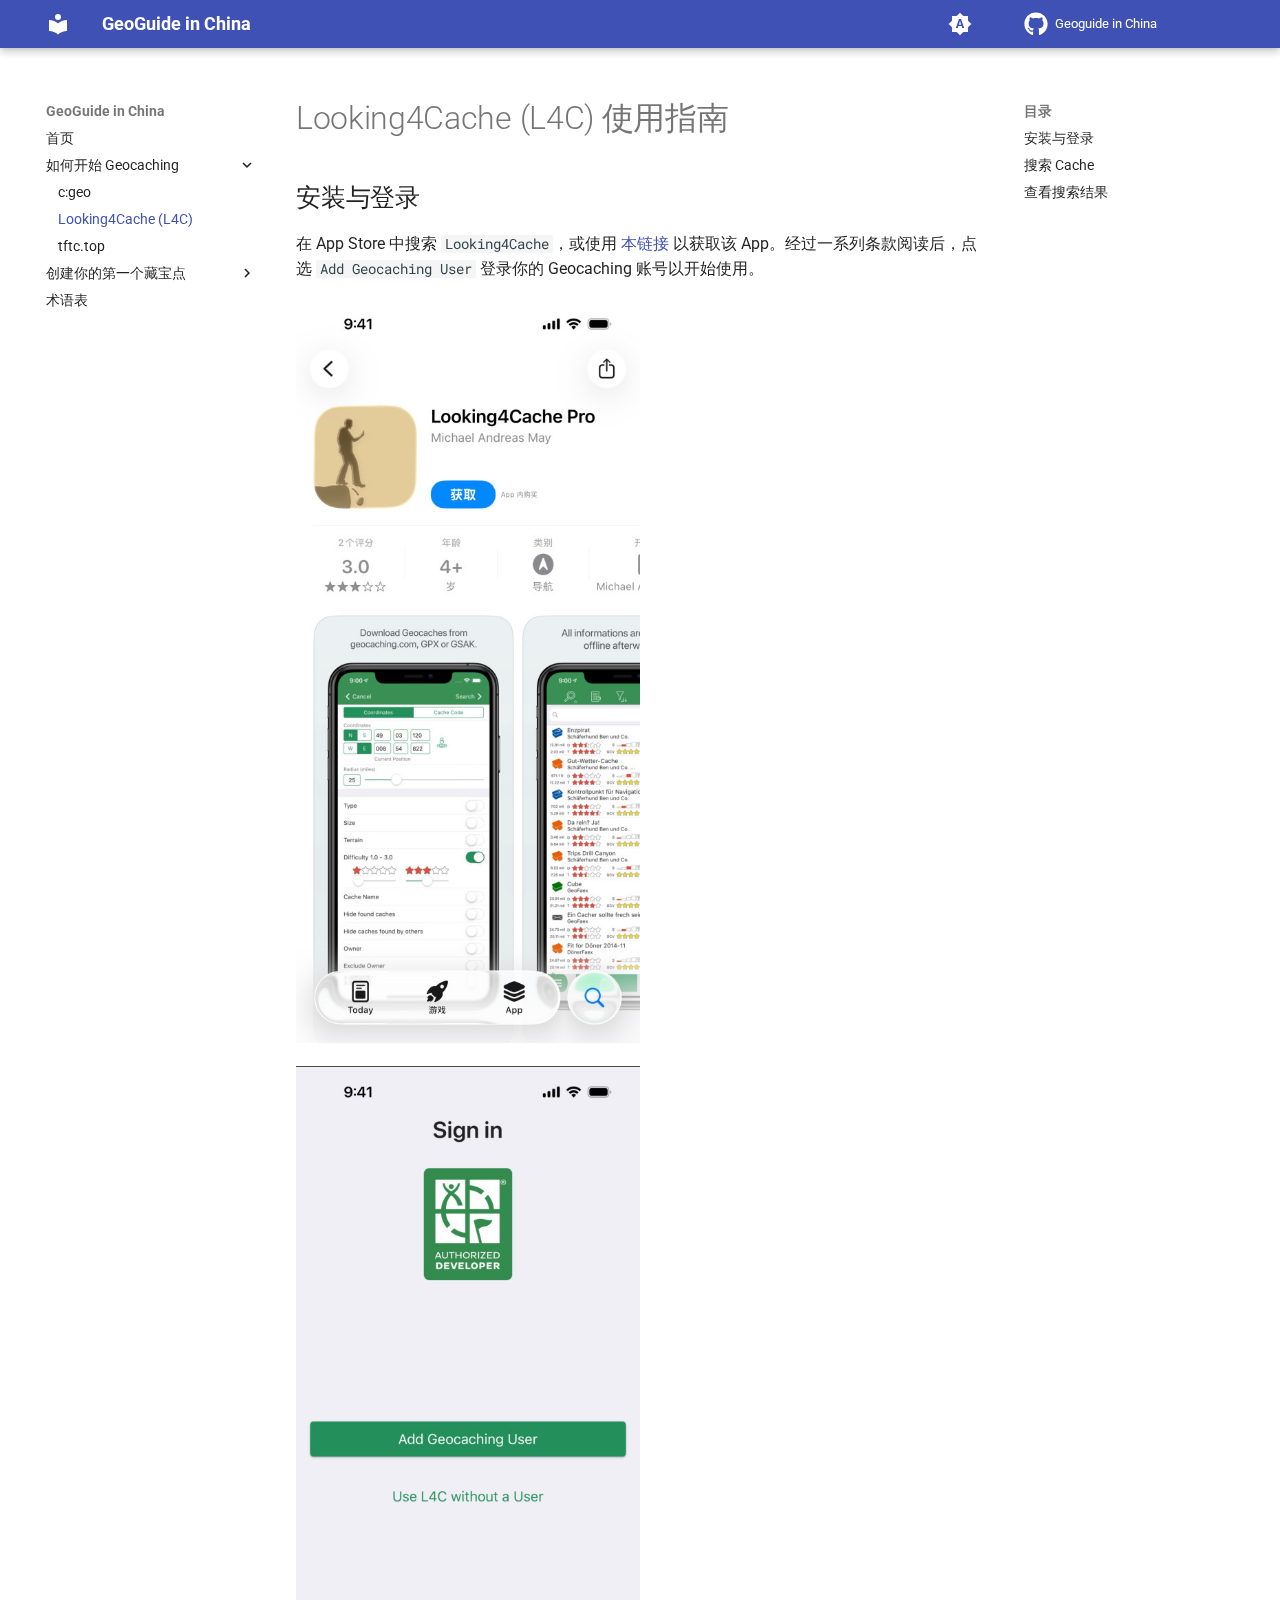
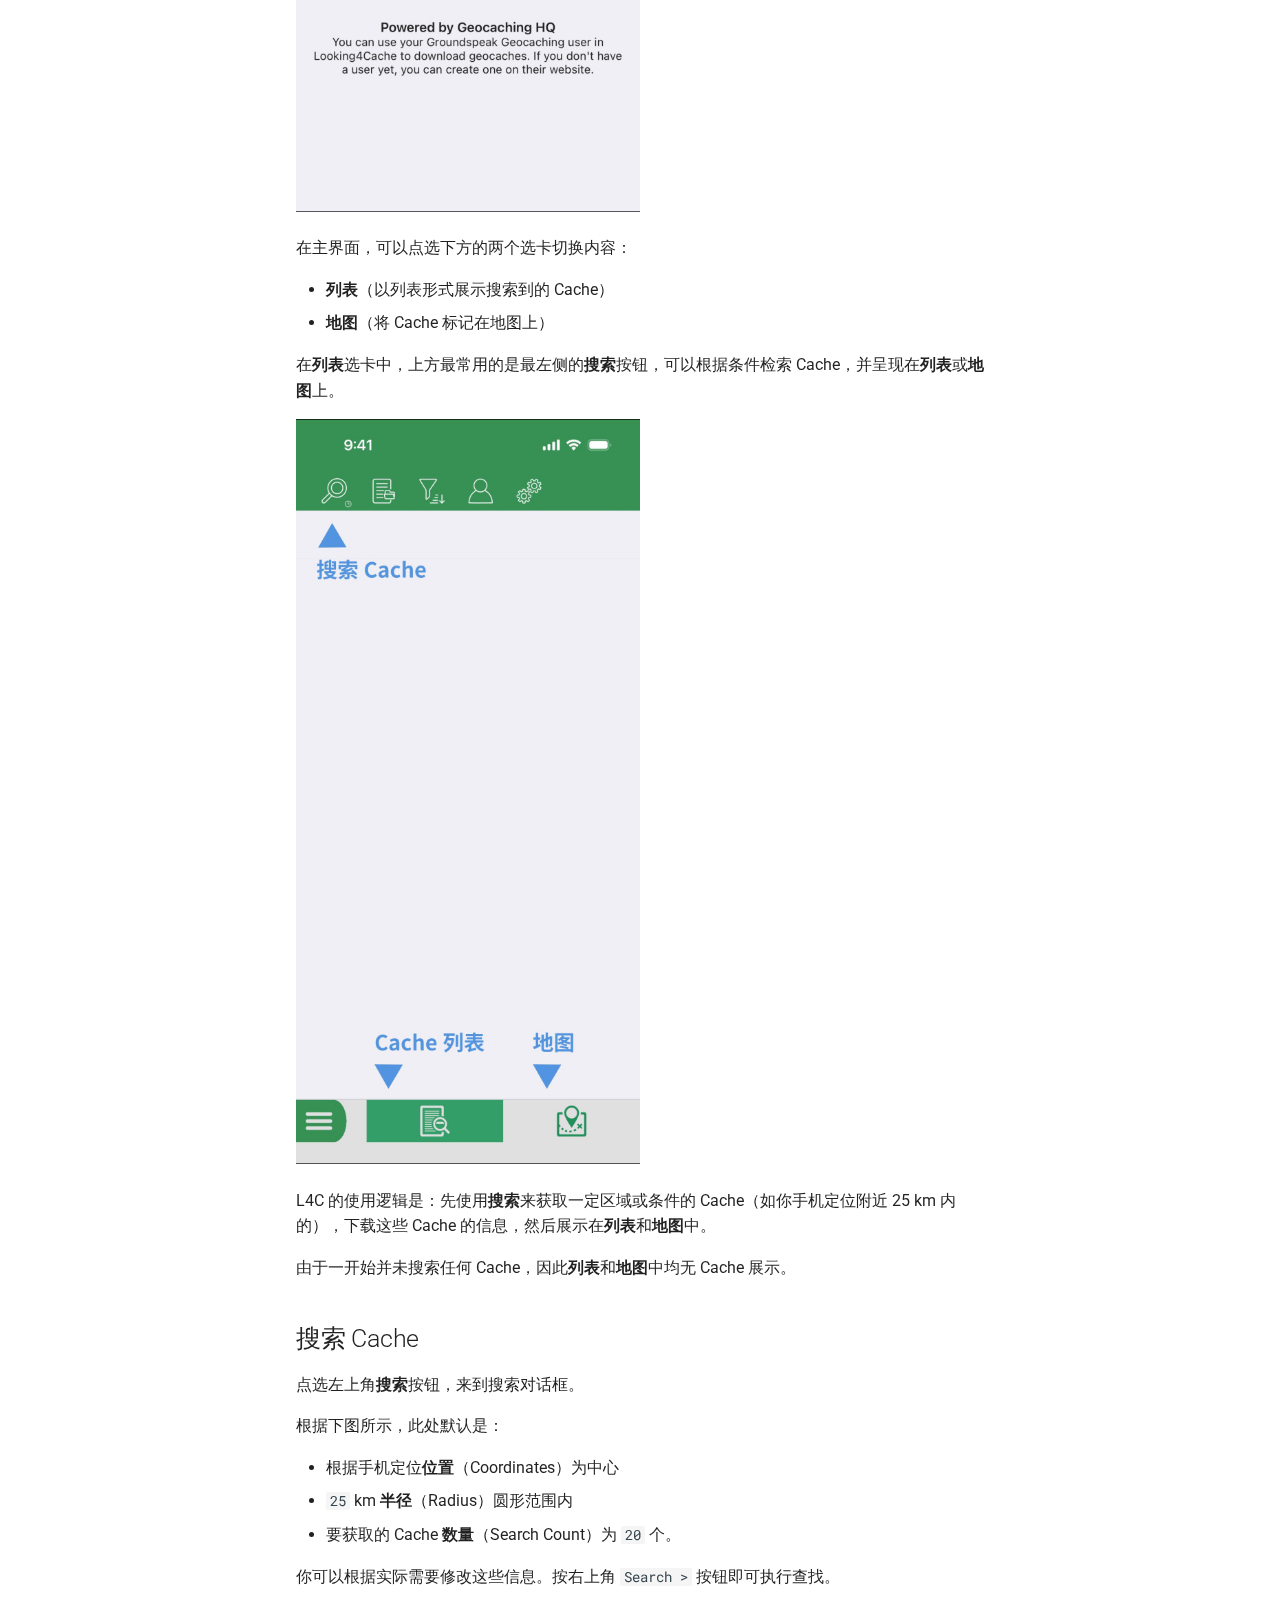
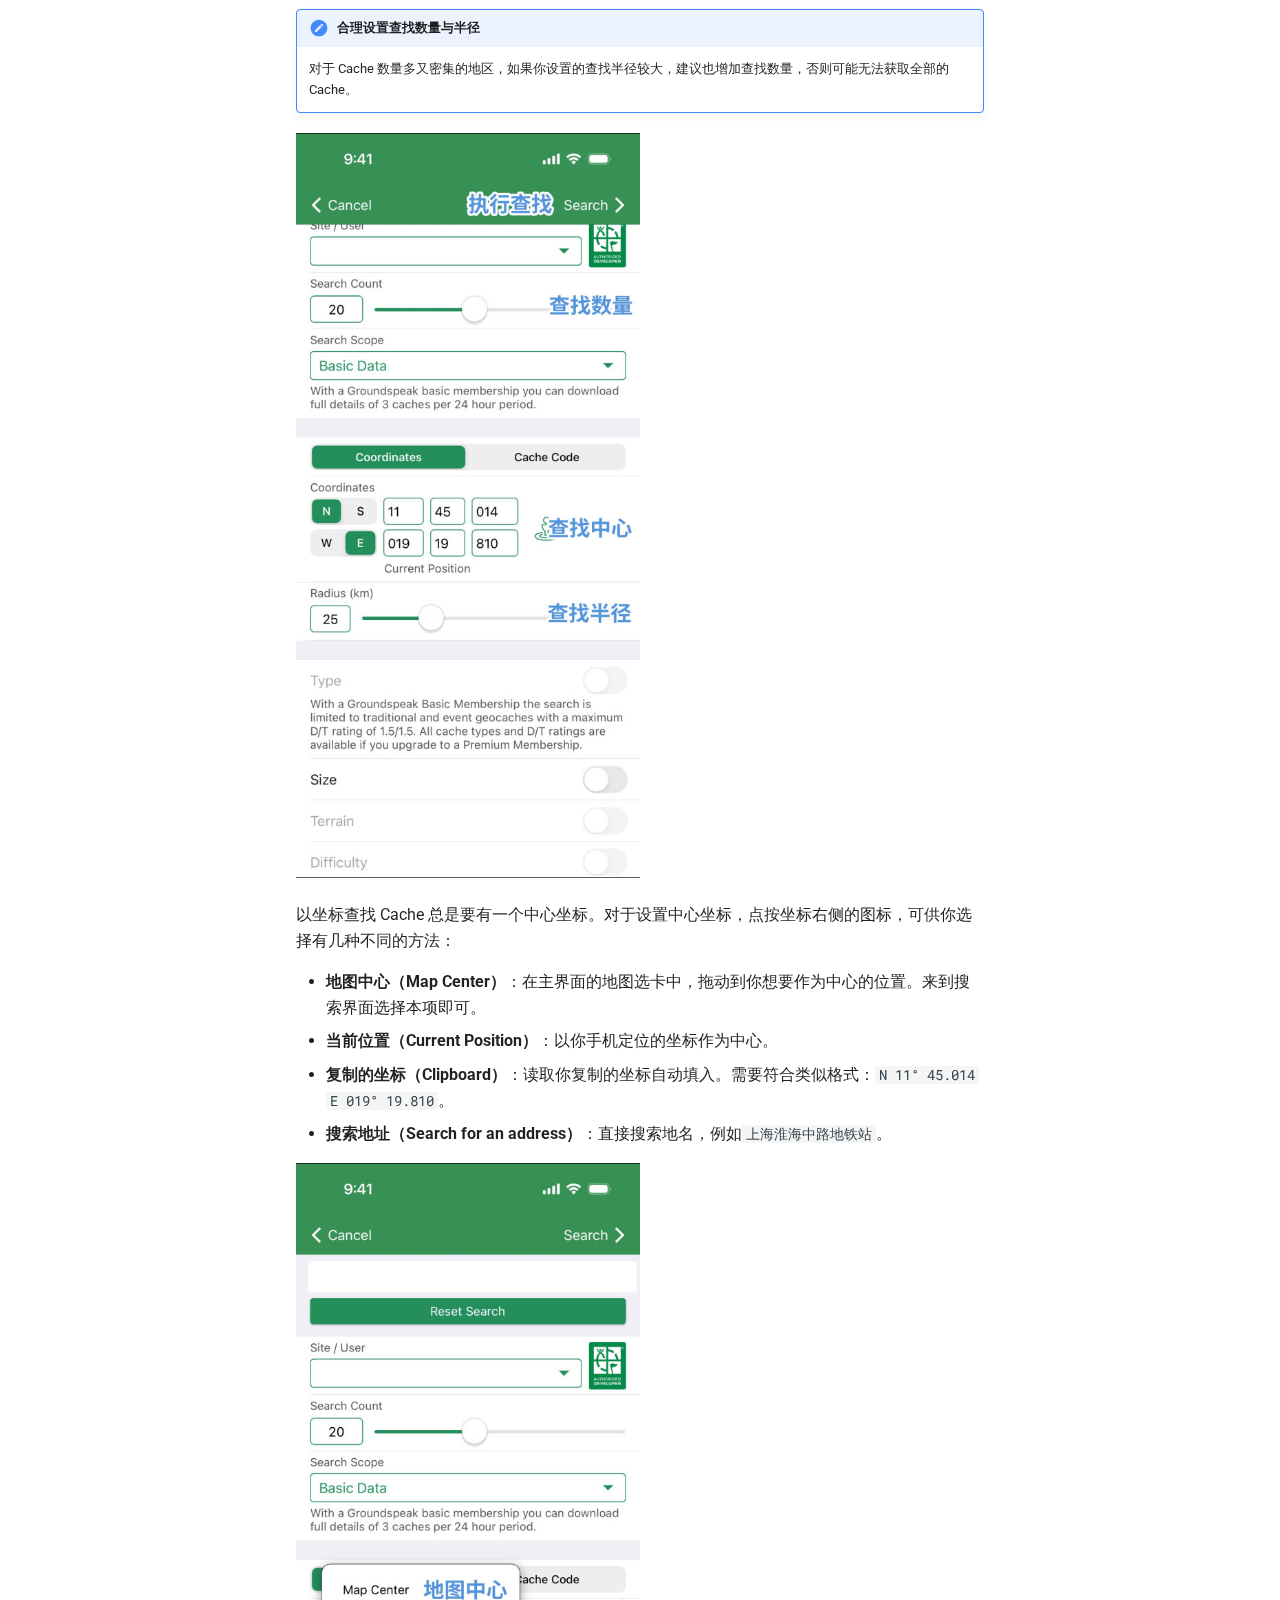
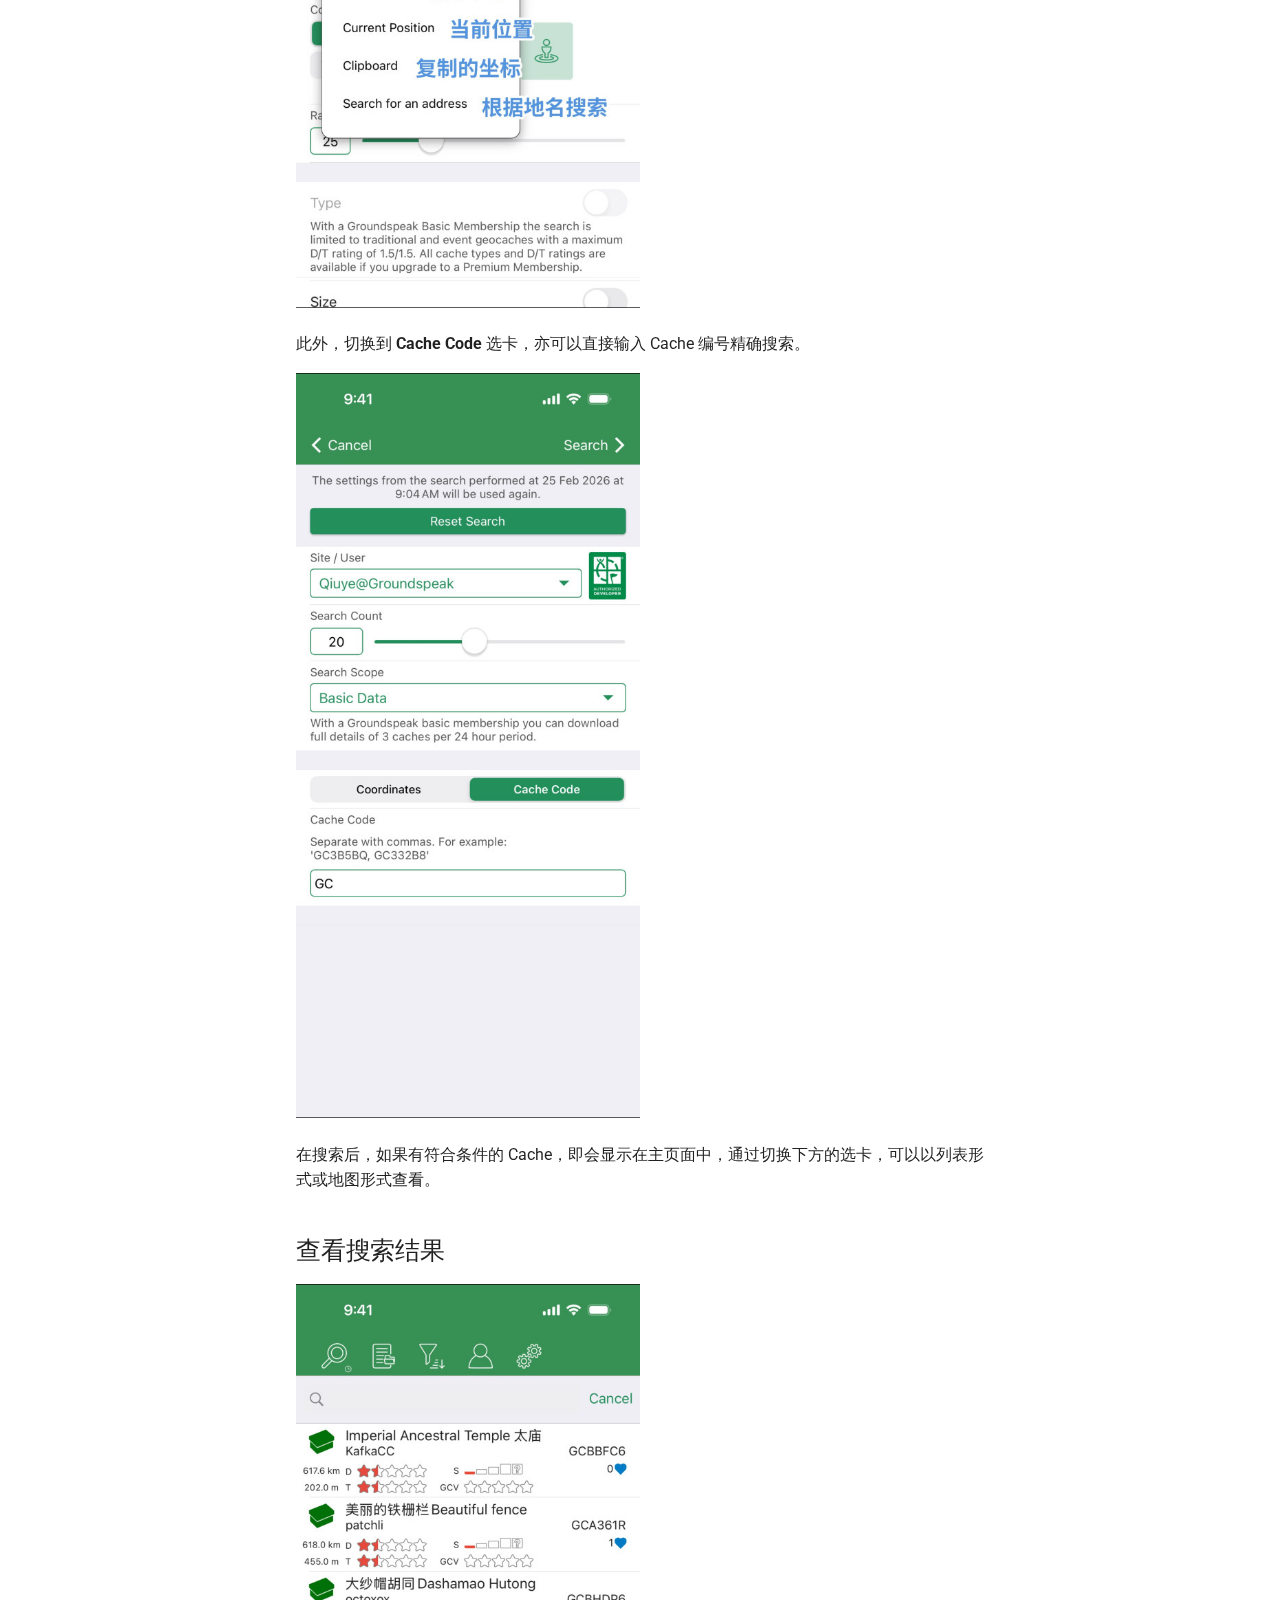
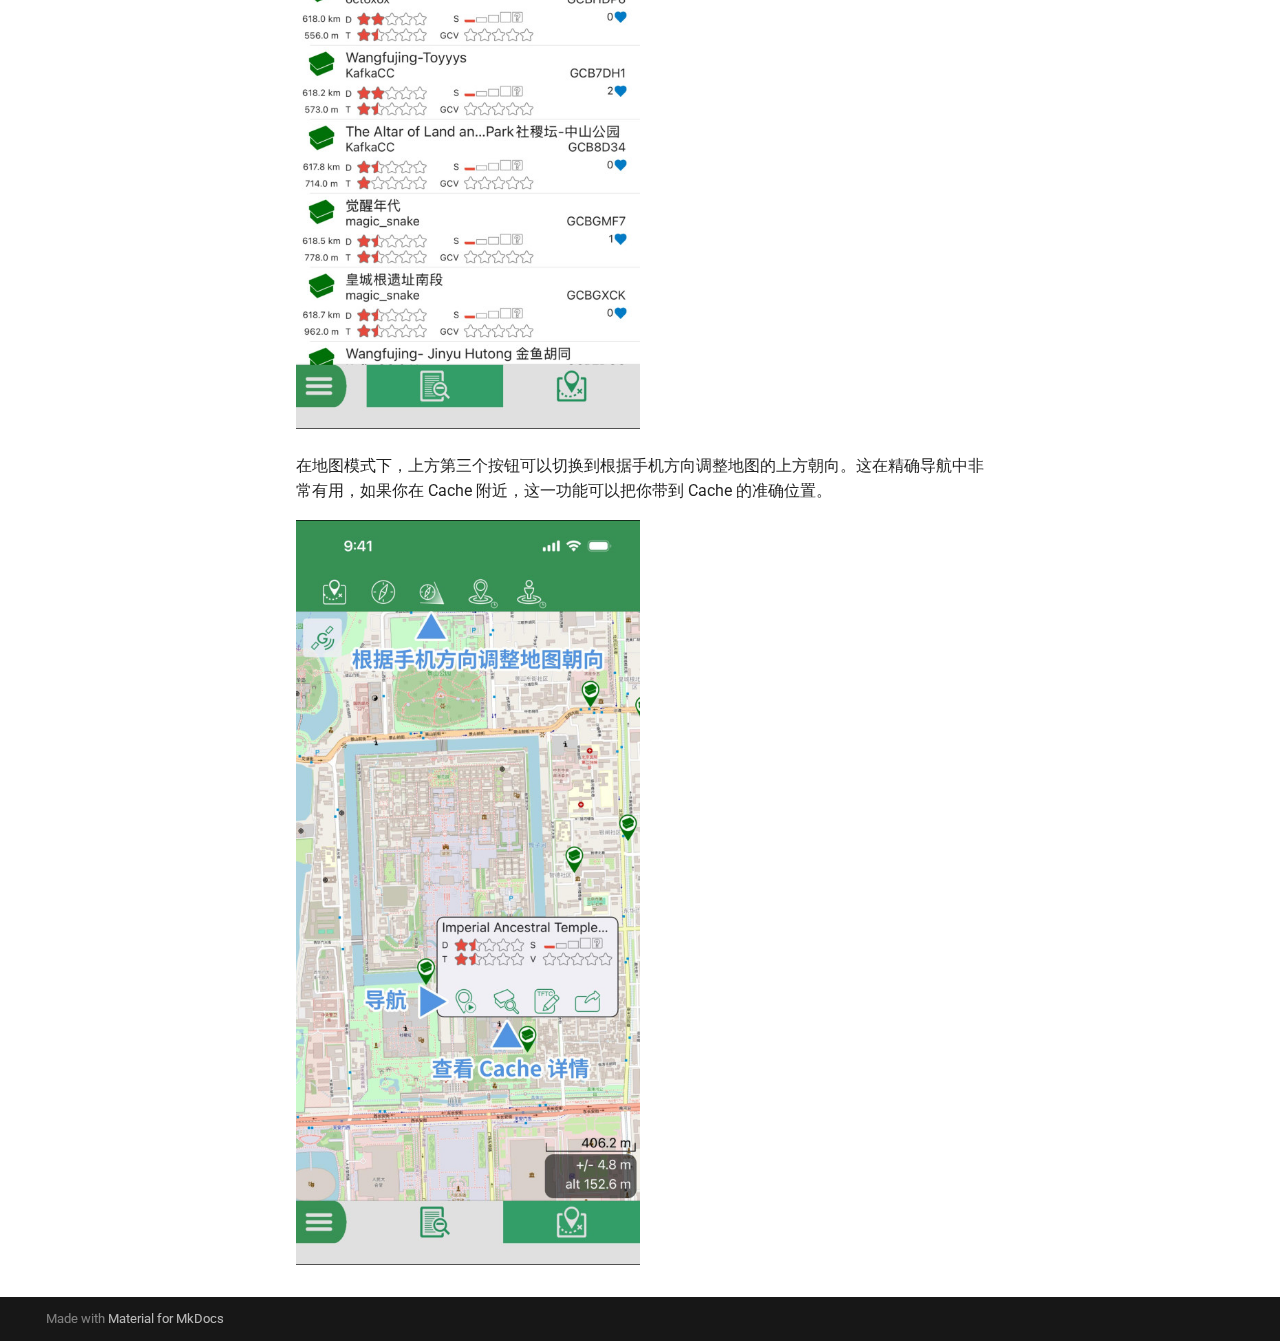
<file: getting-started/l4c/index.html>
<!DOCTYPE html><html lang="zh" class="no-js"><head>
    
      <meta charset="utf-8">
      <meta name="viewport" content="width=device-width,initial-scale=1">
      
      
      
        <link rel="canonical" href="https://www.geoguide.top/getting-started/l4c/">
      
      
        <link rel="prev" href="../cgeo/">
      
      
        <link rel="next" href="../tftc/">
      
      
        
      
      
      <link rel="icon" href="../../assets/images/favicon.png">
      <meta name="generator" content="mkdocs-1.6.1, mkdocs-material-9.7.6">
    
    
      
        <title>Looking4Cache (L4C) - GeoGuide in China</title>
      
    
    
      <link rel="stylesheet" href="../../assets/stylesheets/main.484c7ddc.min.css">
      
        
        <link rel="stylesheet" href="../../assets/stylesheets/palette.ab4e12ef.min.css">
      
      


    
    
      
    
    
      
        
        
        <link rel="preconnect" href="https://fonts.gstatic.com" crossorigin="">
        <link rel="stylesheet" href="https://fonts.googleapis.com/css?family=Roboto:300,300i,400,400i,700,700i%7CRoboto+Mono:400,400i,700,700i&amp;display=fallback">
        <style>:root{--md-text-font:"Roboto";--md-code-font:"Roboto Mono"}</style>
      
    
    
    <script>__md_scope=new URL("../..",location),__md_hash=e=>[...e].reduce(((e,_)=>(e<<5)-e+_.charCodeAt(0)),0),__md_get=(e,_=localStorage,t=__md_scope)=>JSON.parse(_.getItem(t.pathname+"."+e)),__md_set=(e,_,t=localStorage,a=__md_scope)=>{try{t.setItem(a.pathname+"."+e,JSON.stringify(_))}catch(e){}}</script>
    
      

    
    
  <link href="../../assets/stylesheets/glightbox.min.css" rel="stylesheet"><script src="../../assets/javascripts/glightbox.min.js"></script><style id="glightbox-style">
            html.glightbox-open { overflow: initial; height: 100%; }
            .gslide-title { margin-top: 0px; user-select: text; }
            .gslide-desc { color: #666; user-select: text; }
            .gslide-image img { background: white; }
            .gscrollbar-fixer { padding-right: 15px; }
            .gdesc-inner { font-size: 0.75rem; }
            body[data-md-color-scheme="slate"] .gdesc-inner { background: var(--md-default-bg-color); }
            body[data-md-color-scheme="slate"] .gslide-title { color: var(--md-default-fg-color); }
            body[data-md-color-scheme="slate"] .gslide-desc { color: var(--md-default-fg-color); }
        </style></head>
  
  
    
    
      
    
    
    
    
    <body dir="ltr" data-md-color-scheme="default" data-md-color-primary="indigo" data-md-color-accent="indigo">
  
    
    <input class="md-toggle" data-md-toggle="drawer" type="checkbox" id="__drawer" autocomplete="off">
    <input class="md-toggle" data-md-toggle="search" type="checkbox" id="__search" autocomplete="off">
    <label class="md-overlay" for="__drawer"></label>
    <div data-md-component="skip">
      
        
        <a href="#l4c-guide" class="md-skip">
          跳转至
        </a>
      
    </div>
    <div data-md-component="announce">
      
    </div>
    
    
      

  

<header class="md-header md-header--shadow" data-md-component="header">
  <nav class="md-header__inner md-grid" aria-label="页眉">
    <a href="../.." title="GeoGuide in China" class="md-header__button md-logo" aria-label="GeoGuide in China" data-md-component="logo">
      
  
  <svg xmlns="http://www.w3.org/2000/svg" viewBox="0 0 24 24"><path d="M12 8a3 3 0 0 0 3-3 3 3 0 0 0-3-3 3 3 0 0 0-3 3 3 3 0 0 0 3 3m0 3.54C9.64 9.35 6.5 8 3 8v11c3.5 0 6.64 1.35 9 3.54 2.36-2.19 5.5-3.54 9-3.54V8c-3.5 0-6.64 1.35-9 3.54"></path></svg>

    </a>
    <label class="md-header__button md-icon" for="__drawer">
      
      <svg xmlns="http://www.w3.org/2000/svg" viewBox="0 0 24 24"><path d="M3 6h18v2H3zm0 5h18v2H3zm0 5h18v2H3z"></path></svg>
    </label>
    <div class="md-header__title" data-md-component="header-title">
      <div class="md-header__ellipsis">
        <div class="md-header__topic">
          <span class="md-ellipsis">
            GeoGuide in China
          </span>
        </div>
        <div class="md-header__topic" data-md-component="header-topic">
          <span class="md-ellipsis">
            
              Looking4Cache (L4C)
            
          </span>
        </div>
      </div>
    </div>
    
      
        <form class="md-header__option" data-md-component="palette">
  
    
    
    
    <input class="md-option" data-md-color-media="(prefers-color-scheme)" data-md-color-scheme="default" data-md-color-primary="indigo" data-md-color-accent="indigo" aria-label="Switch to light mode" type="radio" name="__palette" id="__palette_0">
    
      <label class="md-header__button md-icon" title="Switch to light mode" for="__palette_1" hidden="">
        <svg xmlns="http://www.w3.org/2000/svg" viewBox="0 0 24 24"><path d="m14.3 16-.7-2h-3.2l-.7 2H7.8L11 7h2l3.2 9zM20 8.69V4h-4.69L12 .69 8.69 4H4v4.69L.69 12 4 15.31V20h4.69L12 23.31 15.31 20H20v-4.69L23.31 12zm-9.15 3.96h2.3L12 9z"></path></svg>
      </label>
    
  
    
    
    
    <input class="md-option" data-md-color-media="(prefers-color-scheme: light)" data-md-color-scheme="default" data-md-color-primary="indigo" data-md-color-accent="indigo" aria-label="Switch to dark mode" type="radio" name="__palette" id="__palette_1">
    
      <label class="md-header__button md-icon" title="Switch to dark mode" for="__palette_2" hidden="">
        <svg xmlns="http://www.w3.org/2000/svg" viewBox="0 0 24 24"><path d="M12 8a4 4 0 0 0-4 4 4 4 0 0 0 4 4 4 4 0 0 0 4-4 4 4 0 0 0-4-4m0 10a6 6 0 0 1-6-6 6 6 0 0 1 6-6 6 6 0 0 1 6 6 6 6 0 0 1-6 6m8-9.31V4h-4.69L12 .69 8.69 4H4v4.69L.69 12 4 15.31V20h4.69L12 23.31 15.31 20H20v-4.69L23.31 12z"></path></svg>
      </label>
    
  
    
    
    
    <input class="md-option" data-md-color-media="(prefers-color-scheme: dark)" data-md-color-scheme="slate" data-md-color-primary="indigo" data-md-color-accent="indigo" aria-label="Switch to system preference" type="radio" name="__palette" id="__palette_2">
    
      <label class="md-header__button md-icon" title="Switch to system preference" for="__palette_0" hidden="">
        <svg xmlns="http://www.w3.org/2000/svg" viewBox="0 0 24 24"><path d="M12 18c-.89 0-1.74-.2-2.5-.55C11.56 16.5 13 14.42 13 12s-1.44-4.5-3.5-5.45C10.26 6.2 11.11 6 12 6a6 6 0 0 1 6 6 6 6 0 0 1-6 6m8-9.31V4h-4.69L12 .69 8.69 4H4v4.69L.69 12 4 15.31V20h4.69L12 23.31 15.31 20H20v-4.69L23.31 12z"></path></svg>
      </label>
    
  
</form>
      
    
    
      <script>var palette=__md_get("__palette");if(palette&&palette.color){if("(prefers-color-scheme)"===palette.color.media){var media=matchMedia("(prefers-color-scheme: light)"),input=document.querySelector(media.matches?"[data-md-color-media='(prefers-color-scheme: light)']":"[data-md-color-media='(prefers-color-scheme: dark)']");palette.color.media=input.getAttribute("data-md-color-media"),palette.color.scheme=input.getAttribute("data-md-color-scheme"),palette.color.primary=input.getAttribute("data-md-color-primary"),palette.color.accent=input.getAttribute("data-md-color-accent")}for(var[key,value]of Object.entries(palette.color))document.body.setAttribute("data-md-color-"+key,value)}</script>
    
    
    
    
      <div class="md-header__source">
        <a href="https://github.com/Konano/geoguide-in-china" title="前往仓库" class="md-source" data-md-component="source">
  <div class="md-source__icon md-icon">
    
    <svg xmlns="http://www.w3.org/2000/svg" viewBox="0 0 512 512"><!--! Font Awesome Free 7.1.0 by @fontawesome - https://fontawesome.com License - https://fontawesome.com/license/free (Icons: CC BY 4.0, Fonts: SIL OFL 1.1, Code: MIT License) Copyright 2025 Fonticons, Inc.--><path d="M173.9 397.4c0 2-2.3 3.6-5.2 3.6-3.3.3-5.6-1.3-5.6-3.6 0-2 2.3-3.6 5.2-3.6 3-.3 5.6 1.3 5.6 3.6m-31.1-4.5c-.7 2 1.3 4.3 4.3 4.9 2.6 1 5.6 0 6.2-2s-1.3-4.3-4.3-5.2c-2.6-.7-5.5.3-6.2 2.3m44.2-1.7c-2.9.7-4.9 2.6-4.6 4.9.3 2 2.9 3.3 5.9 2.6 2.9-.7 4.9-2.6 4.6-4.6-.3-1.9-3-3.2-5.9-2.9M252.8 8C114.1 8 8 113.3 8 252c0 110.9 69.8 205.8 169.5 239.2 12.8 2.3 17.3-5.6 17.3-12.1 0-6.2-.3-40.4-.3-61.4 0 0-70 15-84.7-29.8 0 0-11.4-29.1-27.8-36.6 0 0-22.9-15.7 1.6-15.4 0 0 24.9 2 38.6 25.8 21.9 38.6 58.6 27.5 72.9 20.9 2.3-16 8.8-27.1 16-33.7-55.9-6.2-112.3-14.3-112.3-110.5 0-27.5 7.6-41.3 23.6-58.9-2.6-6.5-11.1-33.3 2.6-67.9 20.9-6.5 69 27 69 27 20-5.6 41.5-8.5 62.8-8.5s42.8 2.9 62.8 8.5c0 0 48.1-33.6 69-27 13.7 34.7 5.2 61.4 2.6 67.9 16 17.7 25.8 31.5 25.8 58.9 0 96.5-58.9 104.2-114.8 110.5 9.2 7.9 17 22.9 17 46.4 0 33.7-.3 75.4-.3 83.6 0 6.5 4.6 14.4 17.3 12.1C436.2 457.8 504 362.9 504 252 504 113.3 391.5 8 252.8 8M105.2 352.9c-1.3 1-1 3.3.7 5.2 1.6 1.6 3.9 2.3 5.2 1 1.3-1 1-3.3-.7-5.2-1.6-1.6-3.9-2.3-5.2-1m-10.8-8.1c-.7 1.3.3 2.9 2.3 3.9 1.6 1 3.6.7 4.3-.7.7-1.3-.3-2.9-2.3-3.9-2-.6-3.6-.3-4.3.7m32.4 35.6c-1.6 1.3-1 4.3 1.3 6.2 2.3 2.3 5.2 2.6 6.5 1 1.3-1.3.7-4.3-1.3-6.2-2.2-2.3-5.2-2.6-6.5-1m-11.4-14.7c-1.6 1-1.6 3.6 0 5.9s4.3 3.3 5.6 2.3c1.6-1.3 1.6-3.9 0-6.2-1.4-2.3-4-3.3-5.6-2"></path></svg>
  </div>
  <div class="md-source__repository">
    Geoguide in China
  </div>
</a>
      </div>
    
  </nav>
  
</header>
    
    <div class="md-container" data-md-component="container">
      
      
        
          
        
      
      <main class="md-main" data-md-component="main">
        <div class="md-main__inner md-grid">
          
            
              
              <div class="md-sidebar md-sidebar--primary" data-md-component="sidebar" data-md-type="navigation">
                <div class="md-sidebar__scrollwrap">
                  <div class="md-sidebar__inner">
                    



<nav class="md-nav md-nav--primary" aria-label="导航栏" data-md-level="0">
  <label class="md-nav__title" for="__drawer">
    <a href="../.." title="GeoGuide in China" class="md-nav__button md-logo" aria-label="GeoGuide in China" data-md-component="logo">
      
  
  <svg xmlns="http://www.w3.org/2000/svg" viewBox="0 0 24 24"><path d="M12 8a3 3 0 0 0 3-3 3 3 0 0 0-3-3 3 3 0 0 0-3 3 3 3 0 0 0 3 3m0 3.54C9.64 9.35 6.5 8 3 8v11c3.5 0 6.64 1.35 9 3.54 2.36-2.19 5.5-3.54 9-3.54V8c-3.5 0-6.64 1.35-9 3.54"></path></svg>

    </a>
    GeoGuide in China
  </label>
  
    <div class="md-nav__source">
      <a href="https://github.com/Konano/geoguide-in-china" title="前往仓库" class="md-source" data-md-component="source">
  <div class="md-source__icon md-icon">
    
    <svg xmlns="http://www.w3.org/2000/svg" viewBox="0 0 512 512"><!--! Font Awesome Free 7.1.0 by @fontawesome - https://fontawesome.com License - https://fontawesome.com/license/free (Icons: CC BY 4.0, Fonts: SIL OFL 1.1, Code: MIT License) Copyright 2025 Fonticons, Inc.--><path d="M173.9 397.4c0 2-2.3 3.6-5.2 3.6-3.3.3-5.6-1.3-5.6-3.6 0-2 2.3-3.6 5.2-3.6 3-.3 5.6 1.3 5.6 3.6m-31.1-4.5c-.7 2 1.3 4.3 4.3 4.9 2.6 1 5.6 0 6.2-2s-1.3-4.3-4.3-5.2c-2.6-.7-5.5.3-6.2 2.3m44.2-1.7c-2.9.7-4.9 2.6-4.6 4.9.3 2 2.9 3.3 5.9 2.6 2.9-.7 4.9-2.6 4.6-4.6-.3-1.9-3-3.2-5.9-2.9M252.8 8C114.1 8 8 113.3 8 252c0 110.9 69.8 205.8 169.5 239.2 12.8 2.3 17.3-5.6 17.3-12.1 0-6.2-.3-40.4-.3-61.4 0 0-70 15-84.7-29.8 0 0-11.4-29.1-27.8-36.6 0 0-22.9-15.7 1.6-15.4 0 0 24.9 2 38.6 25.8 21.9 38.6 58.6 27.5 72.9 20.9 2.3-16 8.8-27.1 16-33.7-55.9-6.2-112.3-14.3-112.3-110.5 0-27.5 7.6-41.3 23.6-58.9-2.6-6.5-11.1-33.3 2.6-67.9 20.9-6.5 69 27 69 27 20-5.6 41.5-8.5 62.8-8.5s42.8 2.9 62.8 8.5c0 0 48.1-33.6 69-27 13.7 34.7 5.2 61.4 2.6 67.9 16 17.7 25.8 31.5 25.8 58.9 0 96.5-58.9 104.2-114.8 110.5 9.2 7.9 17 22.9 17 46.4 0 33.7-.3 75.4-.3 83.6 0 6.5 4.6 14.4 17.3 12.1C436.2 457.8 504 362.9 504 252 504 113.3 391.5 8 252.8 8M105.2 352.9c-1.3 1-1 3.3.7 5.2 1.6 1.6 3.9 2.3 5.2 1 1.3-1 1-3.3-.7-5.2-1.6-1.6-3.9-2.3-5.2-1m-10.8-8.1c-.7 1.3.3 2.9 2.3 3.9 1.6 1 3.6.7 4.3-.7.7-1.3-.3-2.9-2.3-3.9-2-.6-3.6-.3-4.3.7m32.4 35.6c-1.6 1.3-1 4.3 1.3 6.2 2.3 2.3 5.2 2.6 6.5 1 1.3-1.3.7-4.3-1.3-6.2-2.2-2.3-5.2-2.6-6.5-1m-11.4-14.7c-1.6 1-1.6 3.6 0 5.9s4.3 3.3 5.6 2.3c1.6-1.3 1.6-3.9 0-6.2-1.4-2.3-4-3.3-5.6-2"></path></svg>
  </div>
  <div class="md-source__repository">
    Geoguide in China
  </div>
</a>
    </div>
  
  <ul class="md-nav__list" data-md-scrollfix="">
    
      
      
  
  
  
  
    <li class="md-nav__item">
      <a href="../.." class="md-nav__link">
        
  
  
  <span class="md-ellipsis">
    
  
    首页
  

    
  </span>
  
  

      </a>
    </li>
  

    
      
      
  
  
    
  
  
  
    
    
      
        
          
        
      
        
      
        
      
        
      
    
    
    
    
    <li class="md-nav__item md-nav__item--active md-nav__item--nested">
      
        
        
        <input class="md-nav__toggle md-toggle " type="checkbox" id="__nav_2" checked="">
        
          
          <div class="md-nav__link md-nav__container">
            <a href="../" class="md-nav__link ">
              
  
  
  <span class="md-ellipsis">
    
  
    如何开始 Geocaching
  

    
  </span>
  
  

            </a>
            
              
              <label class="md-nav__link " for="__nav_2" id="__nav_2_label" tabindex="0">
                <span class="md-nav__icon md-icon"></span>
              </label>
            
          </div>
        
        <nav class="md-nav" data-md-level="1" aria-labelledby="__nav_2_label" aria-expanded="true">
          <label class="md-nav__title" for="__nav_2">
            <span class="md-nav__icon md-icon"></span>
            
  
    如何开始 Geocaching
  

          </label>
          <ul class="md-nav__list" data-md-scrollfix="">
            
              
            
              
                
  
  
  
  
    <li class="md-nav__item">
      <a href="../cgeo/" class="md-nav__link">
        
  
  
  <span class="md-ellipsis">
    
  
    c:geo
  

    
  </span>
  
  

      </a>
    </li>
  

              
            
              
                
  
  
    
  
  
  
    <li class="md-nav__item md-nav__item--active">
      
      <input class="md-nav__toggle md-toggle" type="checkbox" id="__toc">
      
      
        
      
      
        <label class="md-nav__link md-nav__link--active" for="__toc">
          
  
  
  <span class="md-ellipsis">
    
  
    Looking4Cache (L4C)
  

    
  </span>
  
  

          <span class="md-nav__icon md-icon"></span>
        </label>
      
      <a href="./" class="md-nav__link md-nav__link--active">
        
  
  
  <span class="md-ellipsis">
    
  
    Looking4Cache (L4C)
  

    
  </span>
  
  

      </a>
      
        

<nav class="md-nav md-nav--secondary" aria-label="目录">
  
  
  
    
  
  
    <label class="md-nav__title" for="__toc">
      <span class="md-nav__icon md-icon"></span>
      目录
    </label>
    <ul class="md-nav__list" data-md-component="toc" data-md-scrollfix="">
      
        <li class="md-nav__item">
  <a href="#l4c-login" class="md-nav__link">
    <span class="md-ellipsis">
      
        安装与登录
      
    </span>
  </a>
  
</li>
      
        <li class="md-nav__item">
  <a href="#l4c-search" class="md-nav__link">
    <span class="md-ellipsis">
      
        搜索 Cache
      
    </span>
  </a>
  
</li>
      
        <li class="md-nav__item">
  <a href="#l4c-search-result" class="md-nav__link">
    <span class="md-ellipsis">
      
        查看搜索结果
      
    </span>
  </a>
  
</li>
      
    </ul>
  
</nav>
      
    </li>
  

              
            
              
                
  
  
  
  
    <li class="md-nav__item">
      <a href="../tftc/" class="md-nav__link">
        
  
  
  <span class="md-ellipsis">
    
  
    tftc.top
  

    
  </span>
  
  

      </a>
    </li>
  

              
            
          </ul>
        </nav>
      
    </li>
  

    
      
      
  
  
  
  
    
    
      
        
          
        
      
        
      
        
      
    
    
    
    
    <li class="md-nav__item md-nav__item--nested">
      
        
        
        <input class="md-nav__toggle md-toggle " type="checkbox" id="__nav_3">
        
          
          <div class="md-nav__link md-nav__container">
            <a href="../../hiding-a-cache/" class="md-nav__link ">
              
  
  
  <span class="md-ellipsis">
    
  
    创建你的第一个藏宝点
  

    
  </span>
  
  

            </a>
            
              
              <label class="md-nav__link " for="__nav_3" id="__nav_3_label" tabindex="0">
                <span class="md-nav__icon md-icon"></span>
              </label>
            
          </div>
        
        <nav class="md-nav" data-md-level="1" aria-labelledby="__nav_3_label" aria-expanded="false">
          <label class="md-nav__title" for="__nav_3">
            <span class="md-nav__icon md-icon"></span>
            
  
    创建你的第一个藏宝点
  

          </label>
          <ul class="md-nav__list" data-md-scrollfix="">
            
              
            
              
                
  
  
  
  
    <li class="md-nav__item">
      <a href="../../hiding-a-cache/simple-container/" class="md-nav__link">
        
  
  
  <span class="md-ellipsis">
    
  
    如何制作一个简单的容器
  

    
  </span>
  
  

      </a>
    </li>
  

              
            
              
                
  
  
  
  
    <li class="md-nav__item">
      <a href="../../hiding-a-cache/region-guidelines/" class="md-nav__link">
        
  
  
  <span class="md-ellipsis">
    
  
    针对中国大陆地区的藏宝指导
  

    
  </span>
  
  

      </a>
    </li>
  

              
            
          </ul>
        </nav>
      
    </li>
  

    
      
      
  
  
  
  
    <li class="md-nav__item">
      <a href="../../glossary/" class="md-nav__link">
        
  
  
  <span class="md-ellipsis">
    
  
    术语表
  

    
  </span>
  
  

      </a>
    </li>
  

    
  </ul>
</nav>
                  </div>
                </div>
              </div>
            
            
              
              <div class="md-sidebar md-sidebar--secondary" data-md-component="sidebar" data-md-type="toc">
                <div class="md-sidebar__scrollwrap">
                  <div class="md-sidebar__inner">
                    

<nav class="md-nav md-nav--secondary" aria-label="目录">
  
  
  
    
  
  
    <label class="md-nav__title" for="__toc">
      <span class="md-nav__icon md-icon"></span>
      目录
    </label>
    <ul class="md-nav__list" data-md-component="toc" data-md-scrollfix="">
      
        <li class="md-nav__item">
  <a href="#l4c-login" class="md-nav__link">
    <span class="md-ellipsis">
      
        安装与登录
      
    </span>
  </a>
  
</li>
      
        <li class="md-nav__item">
  <a href="#l4c-search" class="md-nav__link">
    <span class="md-ellipsis">
      
        搜索 Cache
      
    </span>
  </a>
  
</li>
      
        <li class="md-nav__item">
  <a href="#l4c-search-result" class="md-nav__link">
    <span class="md-ellipsis">
      
        查看搜索结果
      
    </span>
  </a>
  
</li>
      
    </ul>
  
</nav>
                  </div>
                </div>
              </div>
            
          
          
            <div class="md-content" data-md-component="content">
              
              <article class="md-content__inner md-typeset">
                
                  


  
  


<h1 id="l4c-guide">Looking4Cache (L4C) 使用指南<a class="headerlink" href="#l4c-guide" title="Permanent link">¶</a></h1>
<h2 id="l4c-login">安装与登录<a class="headerlink" href="#l4c-login" title="Permanent link">¶</a></h2>
<p>在 App Store 中搜索 <code>Looking4Cache</code>，或使用 <a href="https://apps.apple.com/cn/app/looking4cache-pro/id532870466">本链接</a> 以获取该 App。经过一系列条款阅读后，点选 <code>Add Geocaching User</code> 登录你的 Geocaching 账号以开始使用。</p>
<p><a class="glightbox" data-type="image" data-width="auto" data-height="auto" href="../imgs/l4c-1.jpg" data-desc-position="bottom"><img alt="App Store 页面截图" src="../imgs/l4c-1.jpg" width="50%"></a></p>
<p><a class="glightbox" data-type="image" data-width="auto" data-height="auto" href="../imgs/l4c-2.jpg" data-desc-position="bottom"><img alt="登录 Geocaching 账号" src="../imgs/l4c-2.jpg" width="50%"></a></p>
<p>在主界面，可以点选下方的两个选卡切换内容：</p>
<ul>
<li><strong>列表</strong>（以列表形式展示搜索到的 Cache）</li>
<li><strong>地图</strong>（将 Cache 标记在地图上）</li>
</ul>
<p>在<strong>列表</strong>选卡中，上方最常用的是最左侧的<strong>搜索</strong>按钮，可以根据条件检索 Cache，并呈现在<strong>列表</strong>或<strong>地图</strong>上。</p>
<p><a class="glightbox" data-type="image" data-width="auto" data-height="auto" href="../imgs/l4c-3.jpg" data-desc-position="bottom"><img alt="软件主界面。下方有两个选卡按钮" src="../imgs/l4c-3.jpg" width="50%"></a></p>
<p>L4C 的使用逻辑是：先使用<strong>搜索</strong>来获取一定区域或条件的 Cache（如你手机定位附近 25 km 内的），下载这些 Cache 的信息，然后展示在<strong>列表</strong>和<strong>地图</strong>中。</p>
<p>由于一开始并未搜索任何 Cache，因此<strong>列表</strong>和<strong>地图</strong>中均无 Cache 展示。</p>
<h2 id="l4c-search">搜索 Cache<a class="headerlink" href="#l4c-search" title="Permanent link">¶</a></h2>
<p>点选左上角<strong>搜索</strong>按钮，来到搜索对话框。</p>
<p>根据下图所示，此处默认是：</p>
<ul>
<li>根据手机定位<strong>位置</strong>（Coordinates）为中心</li>
<li><code>25</code> km <strong>半径</strong>（Radius）圆形范围内</li>
<li>要获取的 Cache <strong>数量</strong>（Search Count）为 <code>20</code> 个。</li>
</ul>
<p>你可以根据实际需要修改这些信息。按右上角 <code>Search &gt;</code> 按钮即可执行查找。</p>
<div class="admonition note">
<p class="admonition-title">合理设置查找数量与半径</p>
<p>对于 Cache 数量多又密集的地区，如果你设置的查找半径较大，建议也增加查找数量，否则可能无法获取全部的 Cache。</p>
</div>
<p><a class="glightbox" data-type="image" data-width="auto" data-height="auto" href="../imgs/l4c-4.jpg" data-desc-position="bottom"><img alt="搜索界面" src="../imgs/l4c-4.jpg" width="50%"></a></p>
<p>以坐标查找 Cache 总是要有一个中心坐标。对于设置中心坐标，点按坐标右侧的图标，可供你选择有几种不同的方法：</p>
<ul>
<li><strong>地图中心（Map Center）</strong>：在主界面的地图选卡中，拖动到你想要作为中心的位置。来到搜索界面选择本项即可。</li>
<li><strong>当前位置（Current Position）</strong>：以你手机定位的坐标作为中心。</li>
<li><strong>复制的坐标（Clipboard）</strong>：读取你复制的坐标自动填入。需要符合类似格式：<code>N 11° 45.014 E 019° 19.810</code>。</li>
<li><strong>搜索地址（Search for an address）</strong>：直接搜索地名，例如<code>上海淮海中路地铁站</code>。</li>
</ul>
<p><a class="glightbox" data-type="image" data-width="auto" data-height="auto" href="../imgs/l4c-5.jpg" data-desc-position="bottom"><img alt="搜索界面调整坐标的获取模式" src="../imgs/l4c-5.jpg" width="50%"></a></p>
<p>此外，切换到 <strong>Cache Code</strong> 选卡，亦可以直接输入 Cache 编号精确搜索。</p>
<p><a class="glightbox" data-type="image" data-width="auto" data-height="auto" href="../imgs/l4c-6.jpg" data-desc-position="bottom"><img alt="搜索界面" src="../imgs/l4c-6.jpg" width="50%"></a></p>
<p>在搜索后，如果有符合条件的 Cache，即会显示在主页面中，通过切换下方的选卡，可以以列表形式或地图形式查看。</p>
<h2 id="l4c-search-result">查看搜索结果<a class="headerlink" href="#l4c-search-result" title="Permanent link">¶</a></h2>
<p><a class="glightbox" data-type="image" data-width="auto" data-height="auto" href="../imgs/l4c-7.jpg" data-desc-position="bottom"><img alt="Cache 列表" src="../imgs/l4c-7.jpg" width="50%"></a></p>
<p>在地图模式下，上方第三个按钮可以切换到根据手机方向调整地图的上方朝向。这在精确导航中非常有用，如果你在 Cache 附近，这一功能可以把你带到 Cache 的准确位置。</p>
<p><a class="glightbox" data-type="image" data-width="auto" data-height="auto" href="../imgs/l4c-8.jpg" data-desc-position="bottom"><img alt="Cache 地图" src="../imgs/l4c-8.jpg" width="50%"></a></p>












                
              </article>
            </div>
          
          
<script>var target=document.getElementById(location.hash.slice(1));target&&target.name&&(target.checked=target.name.startsWith("__tabbed_"))</script>
        </div>
        
      </main>
      
        <footer class="md-footer">
  
  <div class="md-footer-meta md-typeset">
    <div class="md-footer-meta__inner md-grid">
      <div class="md-copyright">
  
  
    Made with
    <a href="https://squidfunk.github.io/mkdocs-material/" target="_blank" rel="noopener">
      Material for MkDocs
    </a>
  
</div>
      
    </div>
  </div>
</footer>
      
    </div>
    <div class="md-dialog" data-md-component="dialog">
      <div class="md-dialog__inner md-typeset"></div>
    </div>
    
    
    
      
      
      <script id="__config" type="application/json">{"annotate": null, "base": "../..", "features": ["navigation.instant", "navigation.instant.prefetch", "navigation.indexes", "toc.follow"], "search": "../../assets/javascripts/workers/search.2c215733.min.js", "tags": null, "translations": {"clipboard.copied": "\u5df2\u590d\u5236", "clipboard.copy": "\u590d\u5236", "search.result.more.one": "\u5728\u8be5\u9875\u4e0a\u8fd8\u6709 1 \u4e2a\u7b26\u5408\u6761\u4ef6\u7684\u7ed3\u679c", "search.result.more.other": "\u5728\u8be5\u9875\u4e0a\u8fd8\u6709 # \u4e2a\u7b26\u5408\u6761\u4ef6\u7684\u7ed3\u679c", "search.result.none": "\u6ca1\u6709\u627e\u5230\u7b26\u5408\u6761\u4ef6\u7684\u7ed3\u679c", "search.result.one": "\u627e\u5230 1 \u4e2a\u7b26\u5408\u6761\u4ef6\u7684\u7ed3\u679c", "search.result.other": "# \u4e2a\u7b26\u5408\u6761\u4ef6\u7684\u7ed3\u679c", "search.result.placeholder": "\u952e\u5165\u4ee5\u5f00\u59cb\u641c\u7d22", "search.result.term.missing": "\u7f3a\u5c11", "select.version": "\u9009\u62e9\u5f53\u524d\u7248\u672c"}, "version": null}</script>
    
    
      <script src="../../assets/javascripts/bundle.79ae519e.min.js"></script>
      
    
  
<script id="init-glightbox">const lightbox = GLightbox({"touchNavigation": true, "loop": false, "zoomable": true, "draggable": true, "openEffect": "zoom", "closeEffect": "zoom", "slideEffect": "slide"});
document$.subscribe(()=>{ lightbox.reload(); });
</script></body></html>
</file>
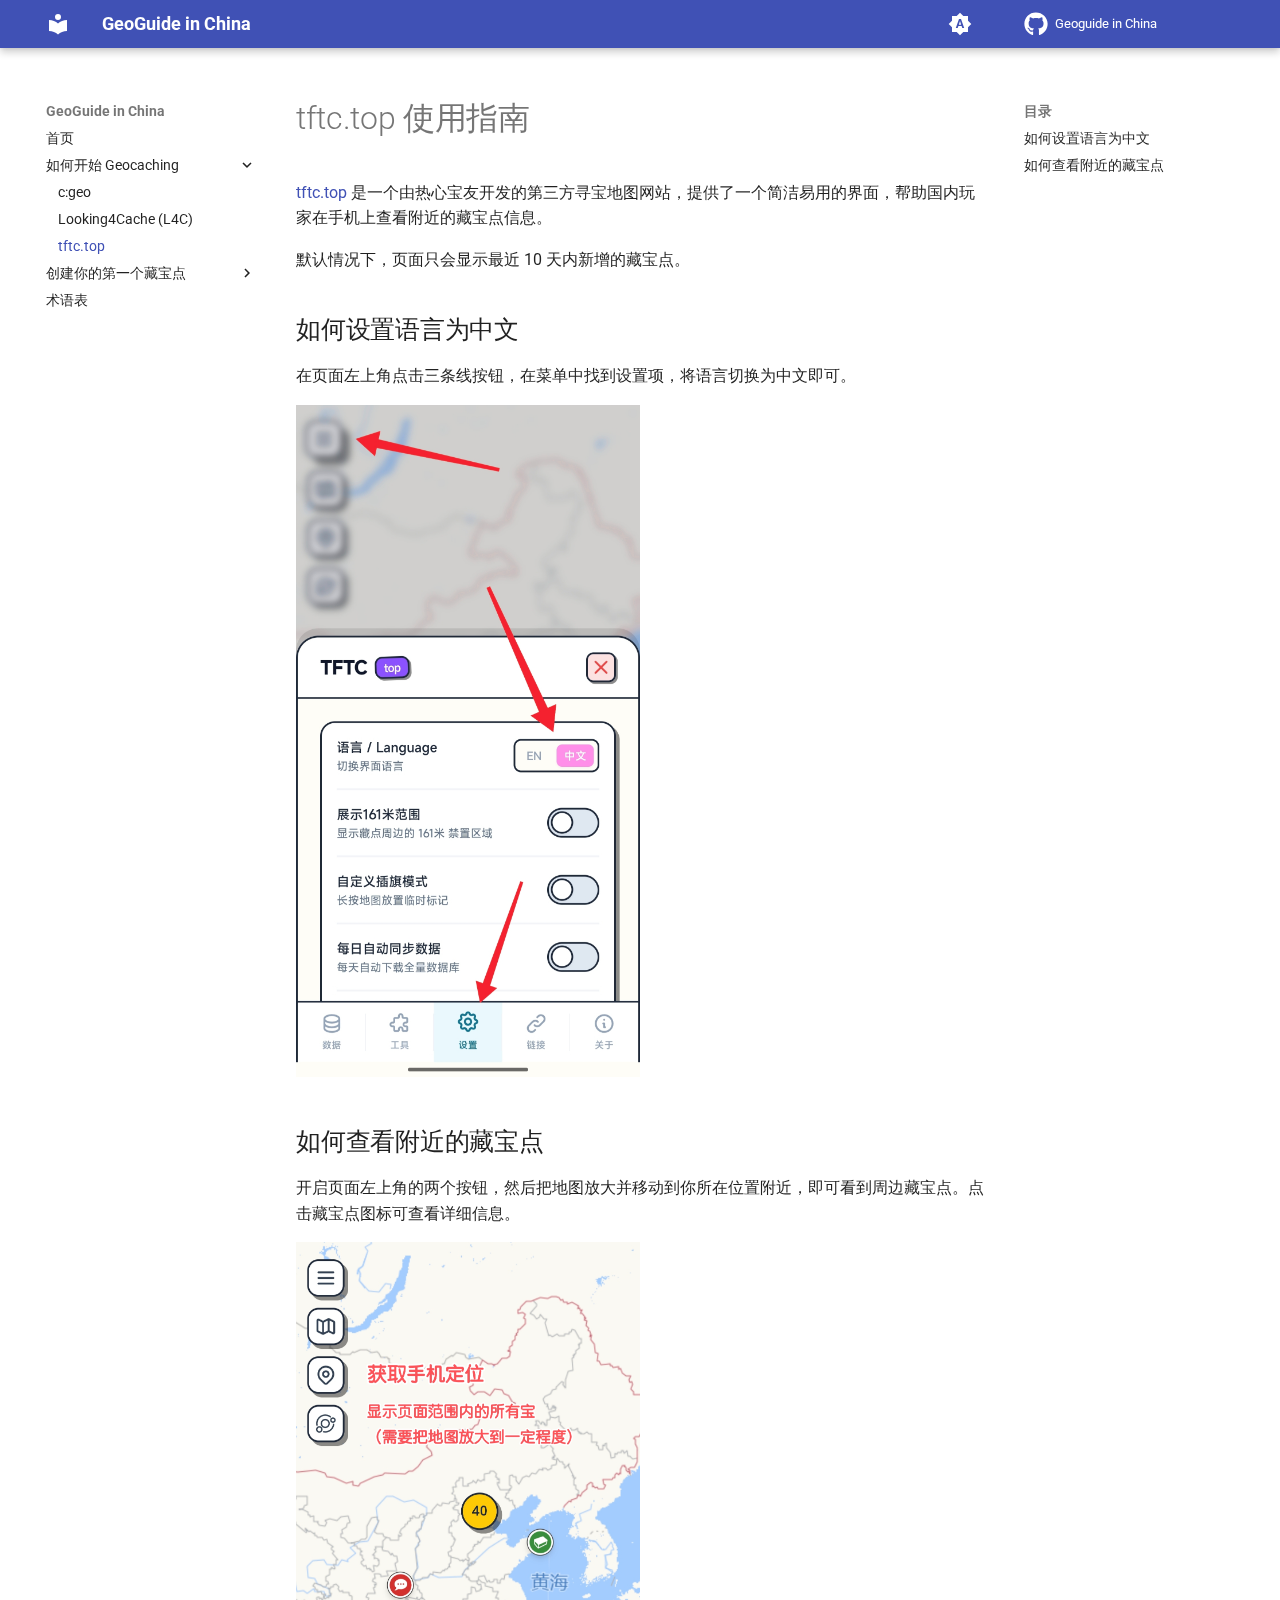
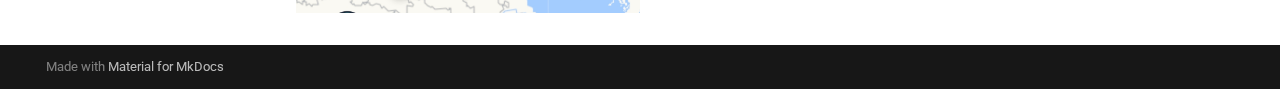
<file: getting-started/tftc/index.html>
<!DOCTYPE html><html lang="zh" class="no-js"><head>
    
      <meta charset="utf-8">
      <meta name="viewport" content="width=device-width,initial-scale=1">
      
      
      
        <link rel="canonical" href="https://www.geoguide.top/getting-started/tftc/">
      
      
        <link rel="prev" href="../l4c/">
      
      
        <link rel="next" href="../../hiding-a-cache/">
      
      
        
      
      
      <link rel="icon" href="../../assets/images/favicon.png">
      <meta name="generator" content="mkdocs-1.6.1, mkdocs-material-9.7.4">
    
    
      
        <title>tftc.top - GeoGuide in China</title>
      
    
    
      <link rel="stylesheet" href="../../assets/stylesheets/main.484c7ddc.min.css">
      
        
        <link rel="stylesheet" href="../../assets/stylesheets/palette.ab4e12ef.min.css">
      
      


    
    
      
    
    
      
        
        
        <link rel="preconnect" href="https://fonts.gstatic.com" crossorigin="">
        <link rel="stylesheet" href="https://fonts.googleapis.com/css?family=Roboto:300,300i,400,400i,700,700i%7CRoboto+Mono:400,400i,700,700i&amp;display=fallback">
        <style>:root{--md-text-font:"Roboto";--md-code-font:"Roboto Mono"}</style>
      
    
    
    <script>__md_scope=new URL("../..",location),__md_hash=e=>[...e].reduce(((e,_)=>(e<<5)-e+_.charCodeAt(0)),0),__md_get=(e,_=localStorage,t=__md_scope)=>JSON.parse(_.getItem(t.pathname+"."+e)),__md_set=(e,_,t=localStorage,a=__md_scope)=>{try{t.setItem(a.pathname+"."+e,JSON.stringify(_))}catch(e){}}</script>
    
      

    
    
  <link href="../../assets/stylesheets/glightbox.min.css" rel="stylesheet"><script src="../../assets/javascripts/glightbox.min.js"></script><style id="glightbox-style">
            html.glightbox-open { overflow: initial; height: 100%; }
            .gslide-title { margin-top: 0px; user-select: text; }
            .gslide-desc { color: #666; user-select: text; }
            .gslide-image img { background: white; }
            .gscrollbar-fixer { padding-right: 15px; }
            .gdesc-inner { font-size: 0.75rem; }
            body[data-md-color-scheme="slate"] .gdesc-inner { background: var(--md-default-bg-color); }
            body[data-md-color-scheme="slate"] .gslide-title { color: var(--md-default-fg-color); }
            body[data-md-color-scheme="slate"] .gslide-desc { color: var(--md-default-fg-color); }
        </style></head>
  
  
    
    
      
    
    
    
    
    <body dir="ltr" data-md-color-scheme="default" data-md-color-primary="indigo" data-md-color-accent="indigo">
  
    
    <input class="md-toggle" data-md-toggle="drawer" type="checkbox" id="__drawer" autocomplete="off">
    <input class="md-toggle" data-md-toggle="search" type="checkbox" id="__search" autocomplete="off">
    <label class="md-overlay" for="__drawer"></label>
    <div data-md-component="skip">
      
        
        <a href="#tftc-guide" class="md-skip">
          跳转至
        </a>
      
    </div>
    <div data-md-component="announce">
      
    </div>
    
    
      

  

<header class="md-header md-header--shadow" data-md-component="header">
  <nav class="md-header__inner md-grid" aria-label="页眉">
    <a href="../.." title="GeoGuide in China" class="md-header__button md-logo" aria-label="GeoGuide in China" data-md-component="logo">
      
  
  <svg xmlns="http://www.w3.org/2000/svg" viewBox="0 0 24 24"><path d="M12 8a3 3 0 0 0 3-3 3 3 0 0 0-3-3 3 3 0 0 0-3 3 3 3 0 0 0 3 3m0 3.54C9.64 9.35 6.5 8 3 8v11c3.5 0 6.64 1.35 9 3.54 2.36-2.19 5.5-3.54 9-3.54V8c-3.5 0-6.64 1.35-9 3.54"></path></svg>

    </a>
    <label class="md-header__button md-icon" for="__drawer">
      
      <svg xmlns="http://www.w3.org/2000/svg" viewBox="0 0 24 24"><path d="M3 6h18v2H3zm0 5h18v2H3zm0 5h18v2H3z"></path></svg>
    </label>
    <div class="md-header__title" data-md-component="header-title">
      <div class="md-header__ellipsis">
        <div class="md-header__topic">
          <span class="md-ellipsis">
            GeoGuide in China
          </span>
        </div>
        <div class="md-header__topic" data-md-component="header-topic">
          <span class="md-ellipsis">
            
              tftc.top
            
          </span>
        </div>
      </div>
    </div>
    
      
        <form class="md-header__option" data-md-component="palette">
  
    
    
    
    <input class="md-option" data-md-color-media="(prefers-color-scheme)" data-md-color-scheme="default" data-md-color-primary="indigo" data-md-color-accent="indigo" aria-label="Switch to light mode" type="radio" name="__palette" id="__palette_0">
    
      <label class="md-header__button md-icon" title="Switch to light mode" for="__palette_1" hidden="">
        <svg xmlns="http://www.w3.org/2000/svg" viewBox="0 0 24 24"><path d="m14.3 16-.7-2h-3.2l-.7 2H7.8L11 7h2l3.2 9zM20 8.69V4h-4.69L12 .69 8.69 4H4v4.69L.69 12 4 15.31V20h4.69L12 23.31 15.31 20H20v-4.69L23.31 12zm-9.15 3.96h2.3L12 9z"></path></svg>
      </label>
    
  
    
    
    
    <input class="md-option" data-md-color-media="(prefers-color-scheme: light)" data-md-color-scheme="default" data-md-color-primary="indigo" data-md-color-accent="indigo" aria-label="Switch to dark mode" type="radio" name="__palette" id="__palette_1">
    
      <label class="md-header__button md-icon" title="Switch to dark mode" for="__palette_2" hidden="">
        <svg xmlns="http://www.w3.org/2000/svg" viewBox="0 0 24 24"><path d="M12 8a4 4 0 0 0-4 4 4 4 0 0 0 4 4 4 4 0 0 0 4-4 4 4 0 0 0-4-4m0 10a6 6 0 0 1-6-6 6 6 0 0 1 6-6 6 6 0 0 1 6 6 6 6 0 0 1-6 6m8-9.31V4h-4.69L12 .69 8.69 4H4v4.69L.69 12 4 15.31V20h4.69L12 23.31 15.31 20H20v-4.69L23.31 12z"></path></svg>
      </label>
    
  
    
    
    
    <input class="md-option" data-md-color-media="(prefers-color-scheme: dark)" data-md-color-scheme="slate" data-md-color-primary="indigo" data-md-color-accent="indigo" aria-label="Switch to system preference" type="radio" name="__palette" id="__palette_2">
    
      <label class="md-header__button md-icon" title="Switch to system preference" for="__palette_0" hidden="">
        <svg xmlns="http://www.w3.org/2000/svg" viewBox="0 0 24 24"><path d="M12 18c-.89 0-1.74-.2-2.5-.55C11.56 16.5 13 14.42 13 12s-1.44-4.5-3.5-5.45C10.26 6.2 11.11 6 12 6a6 6 0 0 1 6 6 6 6 0 0 1-6 6m8-9.31V4h-4.69L12 .69 8.69 4H4v4.69L.69 12 4 15.31V20h4.69L12 23.31 15.31 20H20v-4.69L23.31 12z"></path></svg>
      </label>
    
  
</form>
      
    
    
      <script>var palette=__md_get("__palette");if(palette&&palette.color){if("(prefers-color-scheme)"===palette.color.media){var media=matchMedia("(prefers-color-scheme: light)"),input=document.querySelector(media.matches?"[data-md-color-media='(prefers-color-scheme: light)']":"[data-md-color-media='(prefers-color-scheme: dark)']");palette.color.media=input.getAttribute("data-md-color-media"),palette.color.scheme=input.getAttribute("data-md-color-scheme"),palette.color.primary=input.getAttribute("data-md-color-primary"),palette.color.accent=input.getAttribute("data-md-color-accent")}for(var[key,value]of Object.entries(palette.color))document.body.setAttribute("data-md-color-"+key,value)}</script>
    
    
    
    
      <div class="md-header__source">
        <a href="https://github.com/Konano/geoguide-in-china" title="前往仓库" class="md-source" data-md-component="source">
  <div class="md-source__icon md-icon">
    
    <svg xmlns="http://www.w3.org/2000/svg" viewBox="0 0 512 512"><!--! Font Awesome Free 7.1.0 by @fontawesome - https://fontawesome.com License - https://fontawesome.com/license/free (Icons: CC BY 4.0, Fonts: SIL OFL 1.1, Code: MIT License) Copyright 2025 Fonticons, Inc.--><path d="M173.9 397.4c0 2-2.3 3.6-5.2 3.6-3.3.3-5.6-1.3-5.6-3.6 0-2 2.3-3.6 5.2-3.6 3-.3 5.6 1.3 5.6 3.6m-31.1-4.5c-.7 2 1.3 4.3 4.3 4.9 2.6 1 5.6 0 6.2-2s-1.3-4.3-4.3-5.2c-2.6-.7-5.5.3-6.2 2.3m44.2-1.7c-2.9.7-4.9 2.6-4.6 4.9.3 2 2.9 3.3 5.9 2.6 2.9-.7 4.9-2.6 4.6-4.6-.3-1.9-3-3.2-5.9-2.9M252.8 8C114.1 8 8 113.3 8 252c0 110.9 69.8 205.8 169.5 239.2 12.8 2.3 17.3-5.6 17.3-12.1 0-6.2-.3-40.4-.3-61.4 0 0-70 15-84.7-29.8 0 0-11.4-29.1-27.8-36.6 0 0-22.9-15.7 1.6-15.4 0 0 24.9 2 38.6 25.8 21.9 38.6 58.6 27.5 72.9 20.9 2.3-16 8.8-27.1 16-33.7-55.9-6.2-112.3-14.3-112.3-110.5 0-27.5 7.6-41.3 23.6-58.9-2.6-6.5-11.1-33.3 2.6-67.9 20.9-6.5 69 27 69 27 20-5.6 41.5-8.5 62.8-8.5s42.8 2.9 62.8 8.5c0 0 48.1-33.6 69-27 13.7 34.7 5.2 61.4 2.6 67.9 16 17.7 25.8 31.5 25.8 58.9 0 96.5-58.9 104.2-114.8 110.5 9.2 7.9 17 22.9 17 46.4 0 33.7-.3 75.4-.3 83.6 0 6.5 4.6 14.4 17.3 12.1C436.2 457.8 504 362.9 504 252 504 113.3 391.5 8 252.8 8M105.2 352.9c-1.3 1-1 3.3.7 5.2 1.6 1.6 3.9 2.3 5.2 1 1.3-1 1-3.3-.7-5.2-1.6-1.6-3.9-2.3-5.2-1m-10.8-8.1c-.7 1.3.3 2.9 2.3 3.9 1.6 1 3.6.7 4.3-.7.7-1.3-.3-2.9-2.3-3.9-2-.6-3.6-.3-4.3.7m32.4 35.6c-1.6 1.3-1 4.3 1.3 6.2 2.3 2.3 5.2 2.6 6.5 1 1.3-1.3.7-4.3-1.3-6.2-2.2-2.3-5.2-2.6-6.5-1m-11.4-14.7c-1.6 1-1.6 3.6 0 5.9s4.3 3.3 5.6 2.3c1.6-1.3 1.6-3.9 0-6.2-1.4-2.3-4-3.3-5.6-2"></path></svg>
  </div>
  <div class="md-source__repository">
    Geoguide in China
  </div>
</a>
      </div>
    
  </nav>
  
</header>
    
    <div class="md-container" data-md-component="container">
      
      
        
          
        
      
      <main class="md-main" data-md-component="main">
        <div class="md-main__inner md-grid">
          
            
              
              <div class="md-sidebar md-sidebar--primary" data-md-component="sidebar" data-md-type="navigation">
                <div class="md-sidebar__scrollwrap">
                  <div class="md-sidebar__inner">
                    



<nav class="md-nav md-nav--primary" aria-label="导航栏" data-md-level="0">
  <label class="md-nav__title" for="__drawer">
    <a href="../.." title="GeoGuide in China" class="md-nav__button md-logo" aria-label="GeoGuide in China" data-md-component="logo">
      
  
  <svg xmlns="http://www.w3.org/2000/svg" viewBox="0 0 24 24"><path d="M12 8a3 3 0 0 0 3-3 3 3 0 0 0-3-3 3 3 0 0 0-3 3 3 3 0 0 0 3 3m0 3.54C9.64 9.35 6.5 8 3 8v11c3.5 0 6.64 1.35 9 3.54 2.36-2.19 5.5-3.54 9-3.54V8c-3.5 0-6.64 1.35-9 3.54"></path></svg>

    </a>
    GeoGuide in China
  </label>
  
    <div class="md-nav__source">
      <a href="https://github.com/Konano/geoguide-in-china" title="前往仓库" class="md-source" data-md-component="source">
  <div class="md-source__icon md-icon">
    
    <svg xmlns="http://www.w3.org/2000/svg" viewBox="0 0 512 512"><!--! Font Awesome Free 7.1.0 by @fontawesome - https://fontawesome.com License - https://fontawesome.com/license/free (Icons: CC BY 4.0, Fonts: SIL OFL 1.1, Code: MIT License) Copyright 2025 Fonticons, Inc.--><path d="M173.9 397.4c0 2-2.3 3.6-5.2 3.6-3.3.3-5.6-1.3-5.6-3.6 0-2 2.3-3.6 5.2-3.6 3-.3 5.6 1.3 5.6 3.6m-31.1-4.5c-.7 2 1.3 4.3 4.3 4.9 2.6 1 5.6 0 6.2-2s-1.3-4.3-4.3-5.2c-2.6-.7-5.5.3-6.2 2.3m44.2-1.7c-2.9.7-4.9 2.6-4.6 4.9.3 2 2.9 3.3 5.9 2.6 2.9-.7 4.9-2.6 4.6-4.6-.3-1.9-3-3.2-5.9-2.9M252.8 8C114.1 8 8 113.3 8 252c0 110.9 69.8 205.8 169.5 239.2 12.8 2.3 17.3-5.6 17.3-12.1 0-6.2-.3-40.4-.3-61.4 0 0-70 15-84.7-29.8 0 0-11.4-29.1-27.8-36.6 0 0-22.9-15.7 1.6-15.4 0 0 24.9 2 38.6 25.8 21.9 38.6 58.6 27.5 72.9 20.9 2.3-16 8.8-27.1 16-33.7-55.9-6.2-112.3-14.3-112.3-110.5 0-27.5 7.6-41.3 23.6-58.9-2.6-6.5-11.1-33.3 2.6-67.9 20.9-6.5 69 27 69 27 20-5.6 41.5-8.5 62.8-8.5s42.8 2.9 62.8 8.5c0 0 48.1-33.6 69-27 13.7 34.7 5.2 61.4 2.6 67.9 16 17.7 25.8 31.5 25.8 58.9 0 96.5-58.9 104.2-114.8 110.5 9.2 7.9 17 22.9 17 46.4 0 33.7-.3 75.4-.3 83.6 0 6.5 4.6 14.4 17.3 12.1C436.2 457.8 504 362.9 504 252 504 113.3 391.5 8 252.8 8M105.2 352.9c-1.3 1-1 3.3.7 5.2 1.6 1.6 3.9 2.3 5.2 1 1.3-1 1-3.3-.7-5.2-1.6-1.6-3.9-2.3-5.2-1m-10.8-8.1c-.7 1.3.3 2.9 2.3 3.9 1.6 1 3.6.7 4.3-.7.7-1.3-.3-2.9-2.3-3.9-2-.6-3.6-.3-4.3.7m32.4 35.6c-1.6 1.3-1 4.3 1.3 6.2 2.3 2.3 5.2 2.6 6.5 1 1.3-1.3.7-4.3-1.3-6.2-2.2-2.3-5.2-2.6-6.5-1m-11.4-14.7c-1.6 1-1.6 3.6 0 5.9s4.3 3.3 5.6 2.3c1.6-1.3 1.6-3.9 0-6.2-1.4-2.3-4-3.3-5.6-2"></path></svg>
  </div>
  <div class="md-source__repository">
    Geoguide in China
  </div>
</a>
    </div>
  
  <ul class="md-nav__list" data-md-scrollfix="">
    
      
      
  
  
  
  
    <li class="md-nav__item">
      <a href="../.." class="md-nav__link">
        
  
  
  <span class="md-ellipsis">
    
  
    首页
  

    
  </span>
  
  

      </a>
    </li>
  

    
      
      
  
  
    
  
  
  
    
    
      
        
          
        
      
        
      
        
      
        
      
    
    
    
    
    <li class="md-nav__item md-nav__item--active md-nav__item--nested">
      
        
        
        <input class="md-nav__toggle md-toggle " type="checkbox" id="__nav_2" checked="">
        
          
          <div class="md-nav__link md-nav__container">
            <a href="../" class="md-nav__link ">
              
  
  
  <span class="md-ellipsis">
    
  
    如何开始 Geocaching
  

    
  </span>
  
  

            </a>
            
              
              <label class="md-nav__link " for="__nav_2" id="__nav_2_label" tabindex="0">
                <span class="md-nav__icon md-icon"></span>
              </label>
            
          </div>
        
        <nav class="md-nav" data-md-level="1" aria-labelledby="__nav_2_label" aria-expanded="true">
          <label class="md-nav__title" for="__nav_2">
            <span class="md-nav__icon md-icon"></span>
            
  
    如何开始 Geocaching
  

          </label>
          <ul class="md-nav__list" data-md-scrollfix="">
            
              
            
              
                
  
  
  
  
    <li class="md-nav__item">
      <a href="../cgeo/" class="md-nav__link">
        
  
  
  <span class="md-ellipsis">
    
  
    c:geo
  

    
  </span>
  
  

      </a>
    </li>
  

              
            
              
                
  
  
  
  
    <li class="md-nav__item">
      <a href="../l4c/" class="md-nav__link">
        
  
  
  <span class="md-ellipsis">
    
  
    Looking4Cache (L4C)
  

    
  </span>
  
  

      </a>
    </li>
  

              
            
              
                
  
  
    
  
  
  
    <li class="md-nav__item md-nav__item--active">
      
      <input class="md-nav__toggle md-toggle" type="checkbox" id="__toc">
      
      
        
      
      
        <label class="md-nav__link md-nav__link--active" for="__toc">
          
  
  
  <span class="md-ellipsis">
    
  
    tftc.top
  

    
  </span>
  
  

          <span class="md-nav__icon md-icon"></span>
        </label>
      
      <a href="./" class="md-nav__link md-nav__link--active">
        
  
  
  <span class="md-ellipsis">
    
  
    tftc.top
  

    
  </span>
  
  

      </a>
      
        

<nav class="md-nav md-nav--secondary" aria-label="目录">
  
  
  
    
  
  
    <label class="md-nav__title" for="__toc">
      <span class="md-nav__icon md-icon"></span>
      目录
    </label>
    <ul class="md-nav__list" data-md-component="toc" data-md-scrollfix="">
      
        <li class="md-nav__item">
  <a href="#set-language" class="md-nav__link">
    <span class="md-ellipsis">
      
        如何设置语言为中文
      
    </span>
  </a>
  
</li>
      
        <li class="md-nav__item">
  <a href="#view-caches" class="md-nav__link">
    <span class="md-ellipsis">
      
        如何查看附近的藏宝点
      
    </span>
  </a>
  
</li>
      
    </ul>
  
</nav>
      
    </li>
  

              
            
          </ul>
        </nav>
      
    </li>
  

    
      
      
  
  
  
  
    
    
      
        
          
        
      
        
      
    
    
    
    
    <li class="md-nav__item md-nav__item--nested">
      
        
        
        <input class="md-nav__toggle md-toggle " type="checkbox" id="__nav_3">
        
          
          <div class="md-nav__link md-nav__container">
            <a href="../../hiding-a-cache/" class="md-nav__link ">
              
  
  
  <span class="md-ellipsis">
    
  
    创建你的第一个藏宝点
  

    
  </span>
  
  

            </a>
            
              
              <label class="md-nav__link " for="__nav_3" id="__nav_3_label" tabindex="0">
                <span class="md-nav__icon md-icon"></span>
              </label>
            
          </div>
        
        <nav class="md-nav" data-md-level="1" aria-labelledby="__nav_3_label" aria-expanded="false">
          <label class="md-nav__title" for="__nav_3">
            <span class="md-nav__icon md-icon"></span>
            
  
    创建你的第一个藏宝点
  

          </label>
          <ul class="md-nav__list" data-md-scrollfix="">
            
              
            
              
                
  
  
  
  
    <li class="md-nav__item">
      <a href="../../hiding-a-cache/simple-container/" class="md-nav__link">
        
  
  
  <span class="md-ellipsis">
    
  
    如何制作一个简单的容器
  

    
  </span>
  
  

      </a>
    </li>
  

              
            
          </ul>
        </nav>
      
    </li>
  

    
      
      
  
  
  
  
    <li class="md-nav__item">
      <a href="../../glossary/" class="md-nav__link">
        
  
  
  <span class="md-ellipsis">
    
  
    术语表
  

    
  </span>
  
  

      </a>
    </li>
  

    
  </ul>
</nav>
                  </div>
                </div>
              </div>
            
            
              
              <div class="md-sidebar md-sidebar--secondary" data-md-component="sidebar" data-md-type="toc">
                <div class="md-sidebar__scrollwrap">
                  <div class="md-sidebar__inner">
                    

<nav class="md-nav md-nav--secondary" aria-label="目录">
  
  
  
    
  
  
    <label class="md-nav__title" for="__toc">
      <span class="md-nav__icon md-icon"></span>
      目录
    </label>
    <ul class="md-nav__list" data-md-component="toc" data-md-scrollfix="">
      
        <li class="md-nav__item">
  <a href="#set-language" class="md-nav__link">
    <span class="md-ellipsis">
      
        如何设置语言为中文
      
    </span>
  </a>
  
</li>
      
        <li class="md-nav__item">
  <a href="#view-caches" class="md-nav__link">
    <span class="md-ellipsis">
      
        如何查看附近的藏宝点
      
    </span>
  </a>
  
</li>
      
    </ul>
  
</nav>
                  </div>
                </div>
              </div>
            
          
          
            <div class="md-content" data-md-component="content">
              
              <article class="md-content__inner md-typeset">
                
                  


  
  


<h1 id="tftc-guide">tftc.top 使用指南<a class="headerlink" href="#tftc-guide" title="Permanent link">¶</a></h1>
<p><a href="https://tftc.top/">tftc.top</a> 是一个由热心宝友开发的第三方寻宝地图网站，提供了一个简洁易用的界面，帮助国内玩家在手机上查看附近的藏宝点信息。</p>
<p>默认情况下，页面只会显示最近 10 天内新增的藏宝点。</p>
<h2 id="set-language">如何设置语言为中文<a class="headerlink" href="#set-language" title="Permanent link">¶</a></h2>
<p>在页面左上角点击三条线按钮，在菜单中找到设置项，将语言切换为中文即可。</p>
<p><a class="glightbox" data-type="image" data-width="auto" data-height="auto" href="../imgs/tftc-1.jpg" data-desc-position="bottom"><img alt="修改语言" src="../imgs/tftc-1.jpg" width="50%"></a></p>
<h2 id="view-caches">如何查看附近的藏宝点<a class="headerlink" href="#view-caches" title="Permanent link">¶</a></h2>
<p>开启页面左上角的两个按钮，然后把地图放大并移动到你所在位置附近，即可看到周边藏宝点。点击藏宝点图标可查看详细信息。</p>
<p><a class="glightbox" data-type="image" data-width="auto" data-height="auto" href="../imgs/tftc-2.jpg" data-desc-position="bottom"><img alt="查看藏宝点" src="../imgs/tftc-2.jpg" width="50%"></a></p>












                
              </article>
            </div>
          
          
<script>var target=document.getElementById(location.hash.slice(1));target&&target.name&&(target.checked=target.name.startsWith("__tabbed_"))</script>
        </div>
        
      </main>
      
        <footer class="md-footer">
  
  <div class="md-footer-meta md-typeset">
    <div class="md-footer-meta__inner md-grid">
      <div class="md-copyright">
  
  
    Made with
    <a href="https://squidfunk.github.io/mkdocs-material/" target="_blank" rel="noopener">
      Material for MkDocs
    </a>
  
</div>
      
    </div>
  </div>
</footer>
      
    </div>
    <div class="md-dialog" data-md-component="dialog">
      <div class="md-dialog__inner md-typeset"></div>
    </div>
    
    
    
      
      
      <script id="__config" type="application/json">{"annotate": null, "base": "../..", "features": ["navigation.instant", "navigation.instant.prefetch", "navigation.indexes", "toc.follow"], "search": "../../assets/javascripts/workers/search.2c215733.min.js", "tags": null, "translations": {"clipboard.copied": "\u5df2\u590d\u5236", "clipboard.copy": "\u590d\u5236", "search.result.more.one": "\u5728\u8be5\u9875\u4e0a\u8fd8\u6709 1 \u4e2a\u7b26\u5408\u6761\u4ef6\u7684\u7ed3\u679c", "search.result.more.other": "\u5728\u8be5\u9875\u4e0a\u8fd8\u6709 # \u4e2a\u7b26\u5408\u6761\u4ef6\u7684\u7ed3\u679c", "search.result.none": "\u6ca1\u6709\u627e\u5230\u7b26\u5408\u6761\u4ef6\u7684\u7ed3\u679c", "search.result.one": "\u627e\u5230 1 \u4e2a\u7b26\u5408\u6761\u4ef6\u7684\u7ed3\u679c", "search.result.other": "# \u4e2a\u7b26\u5408\u6761\u4ef6\u7684\u7ed3\u679c", "search.result.placeholder": "\u952e\u5165\u4ee5\u5f00\u59cb\u641c\u7d22", "search.result.term.missing": "\u7f3a\u5c11", "select.version": "\u9009\u62e9\u5f53\u524d\u7248\u672c"}, "version": null}</script>
    
    
      <script src="../../assets/javascripts/bundle.79ae519e.min.js"></script>
      
    
  
<script id="init-glightbox">const lightbox = GLightbox({"touchNavigation": true, "loop": false, "zoomable": true, "draggable": true, "openEffect": "zoom", "closeEffect": "zoom", "slideEffect": "slide"});
document$.subscribe(()=>{ lightbox.reload(); });
</script></body></html>
</file>
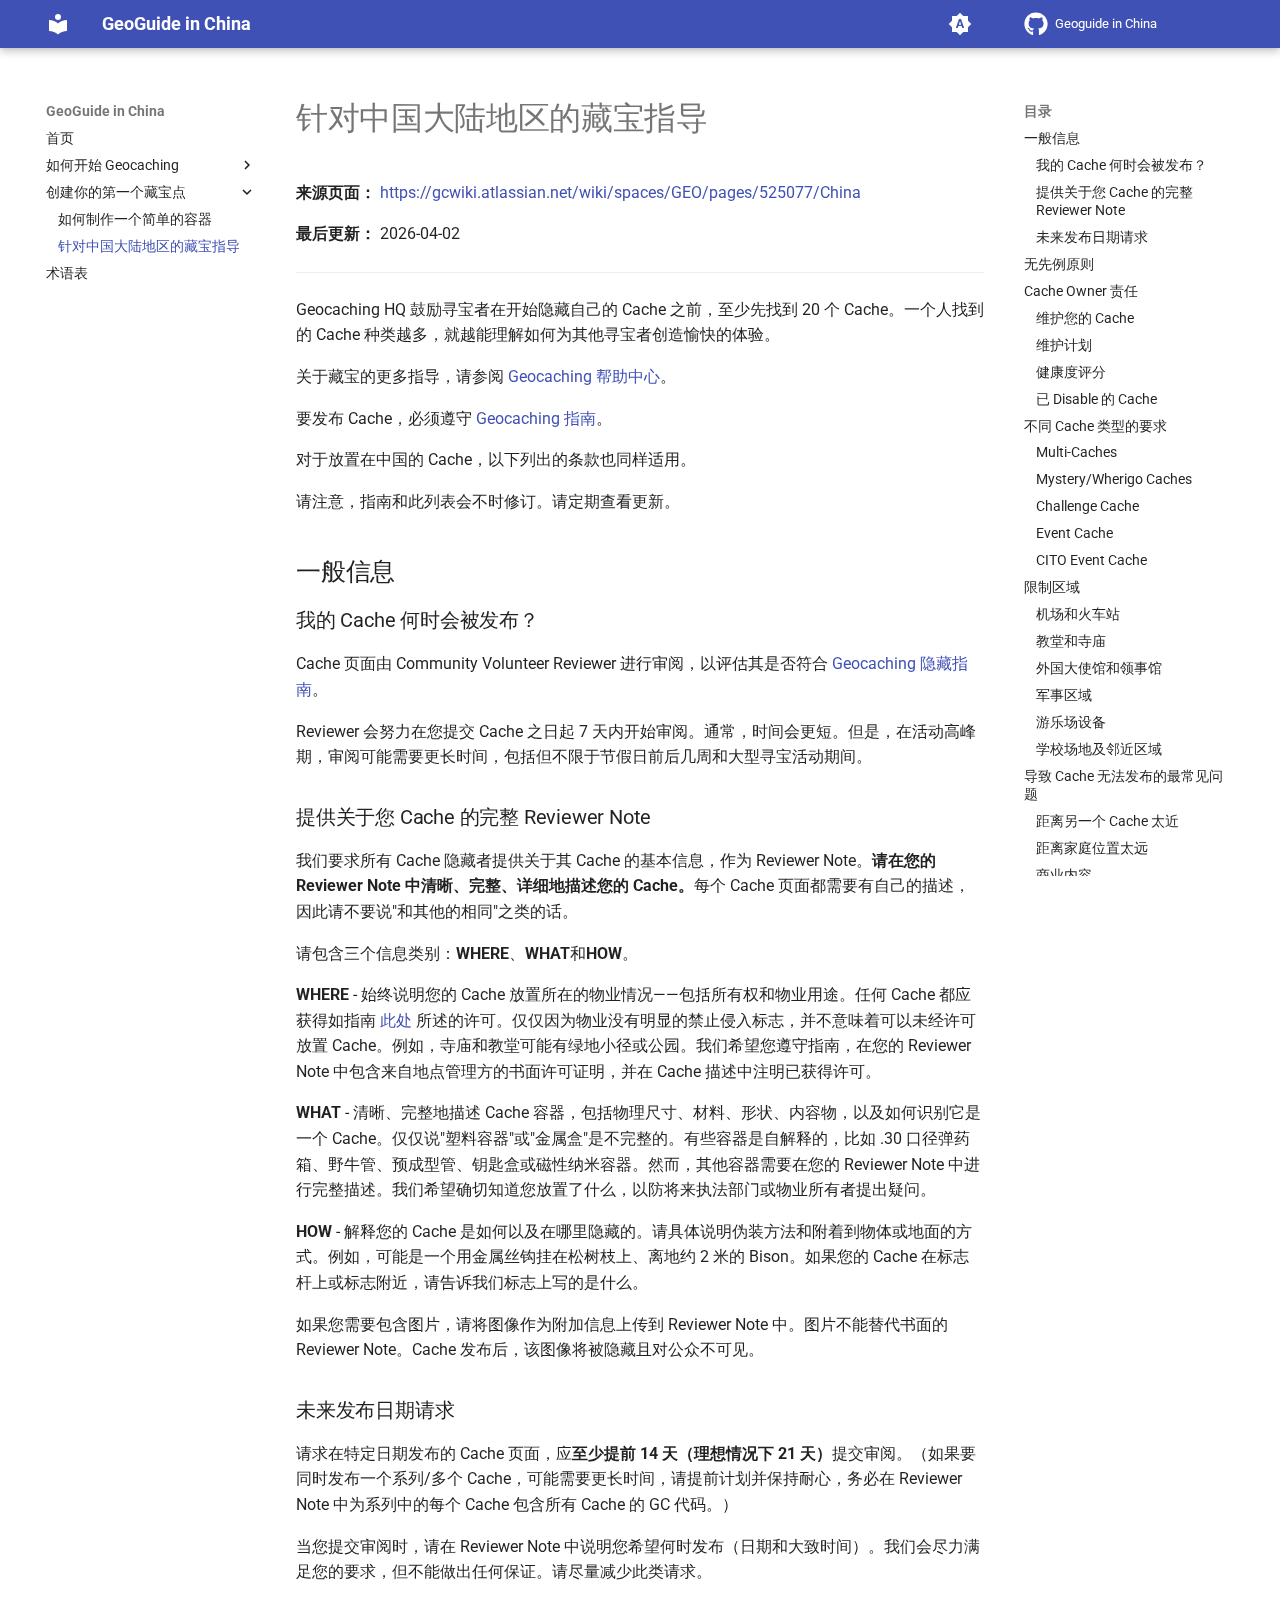
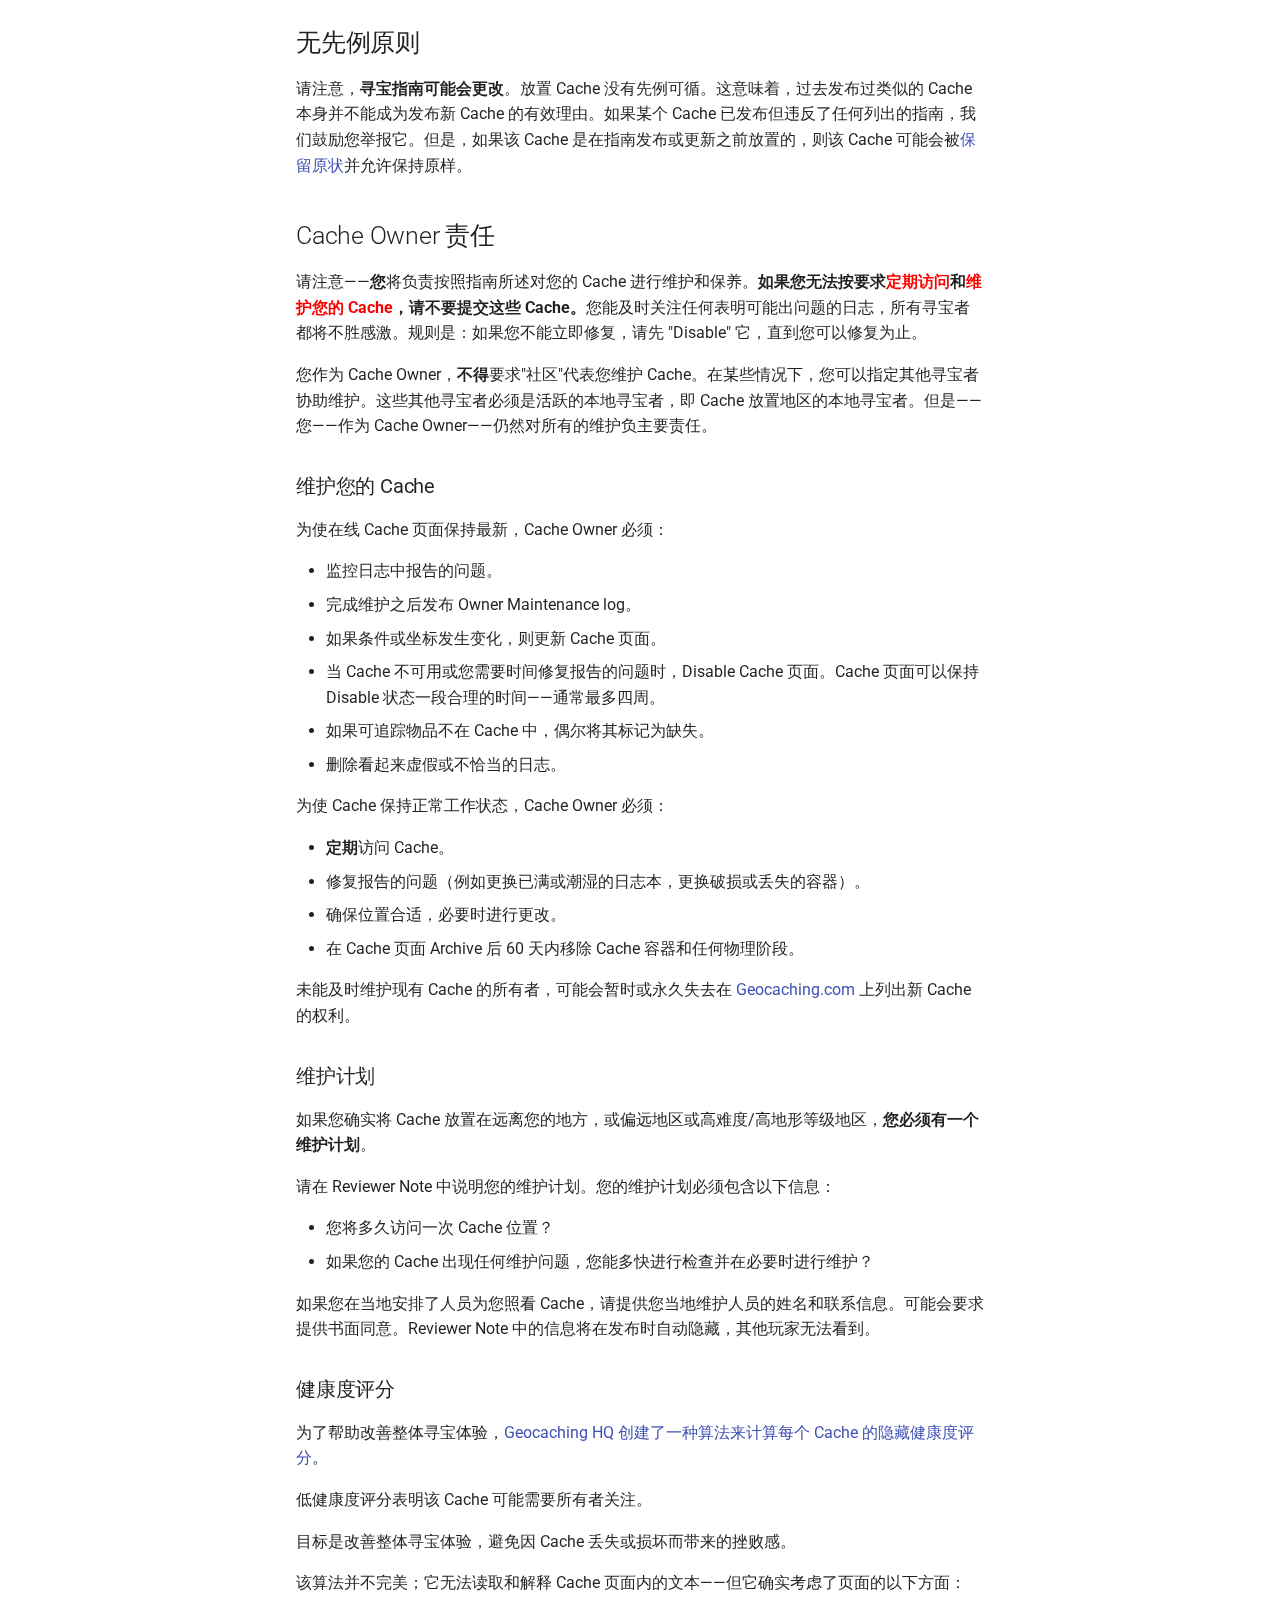
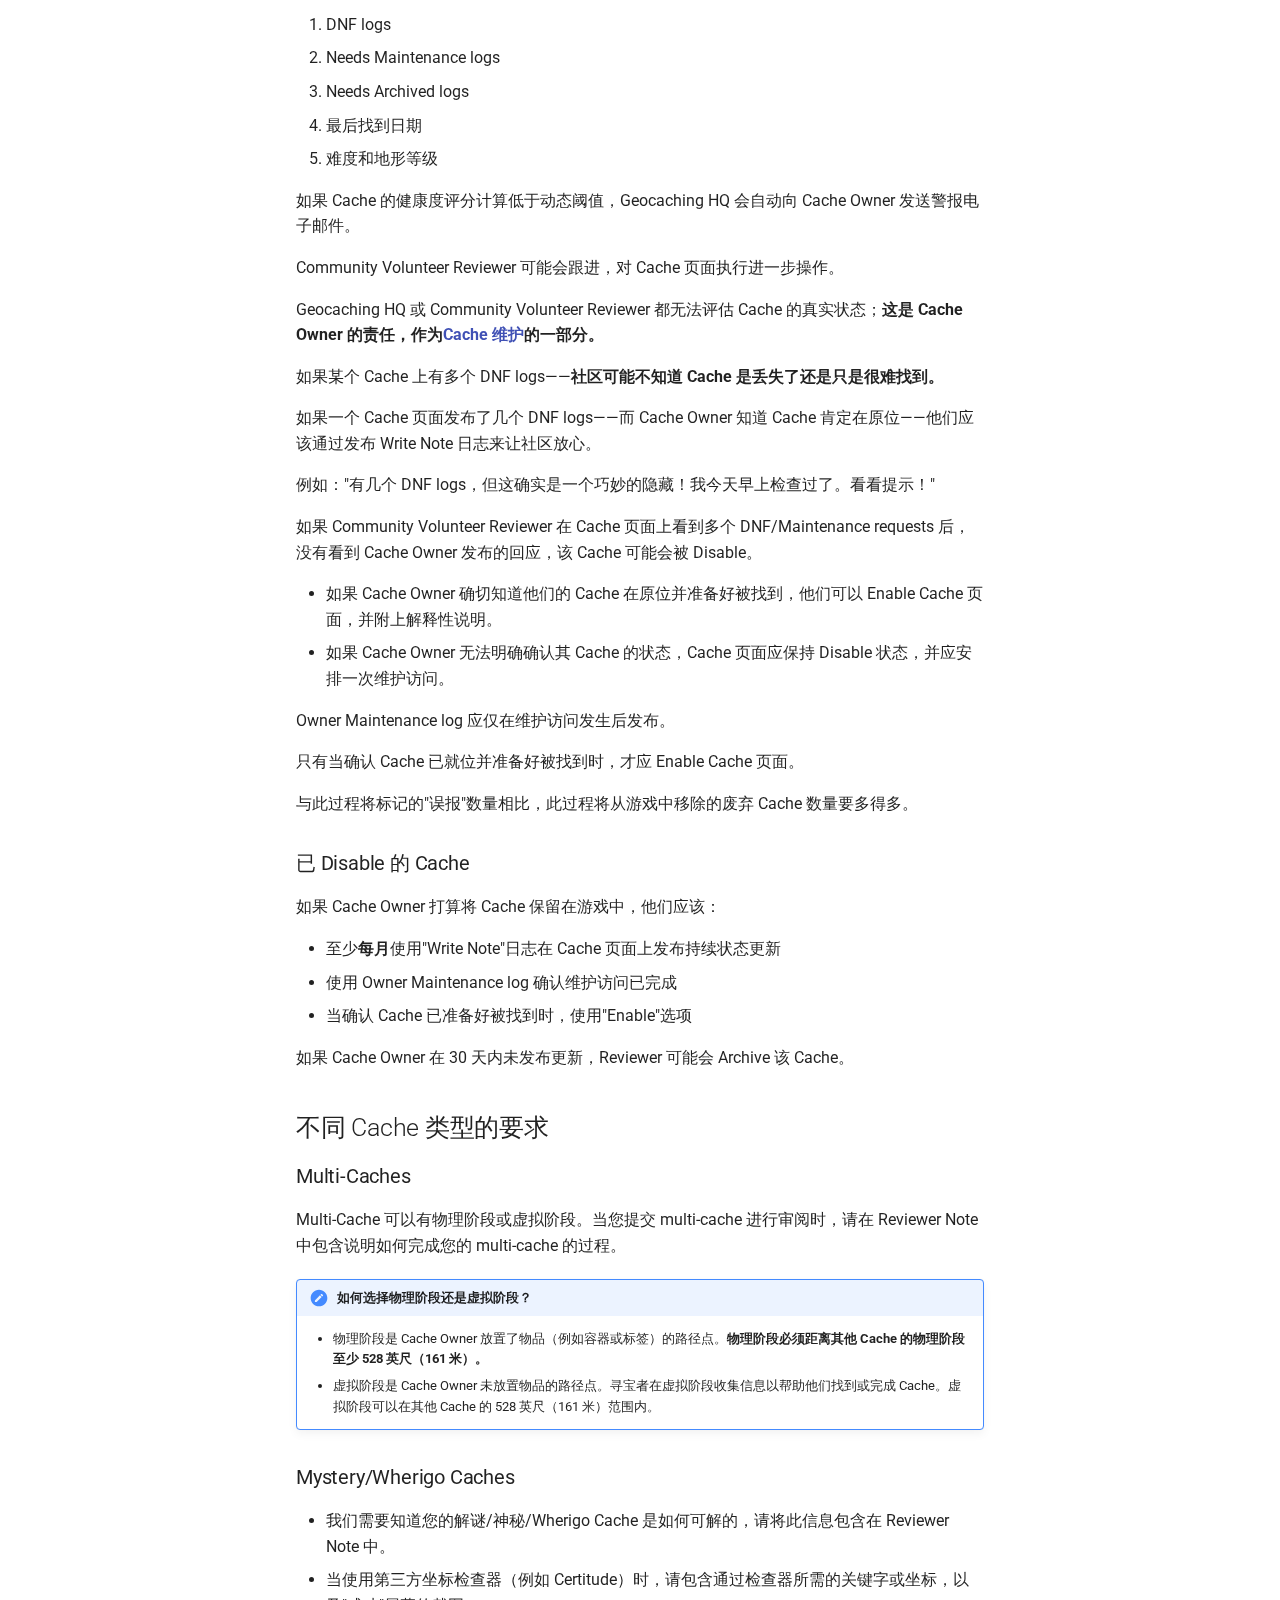
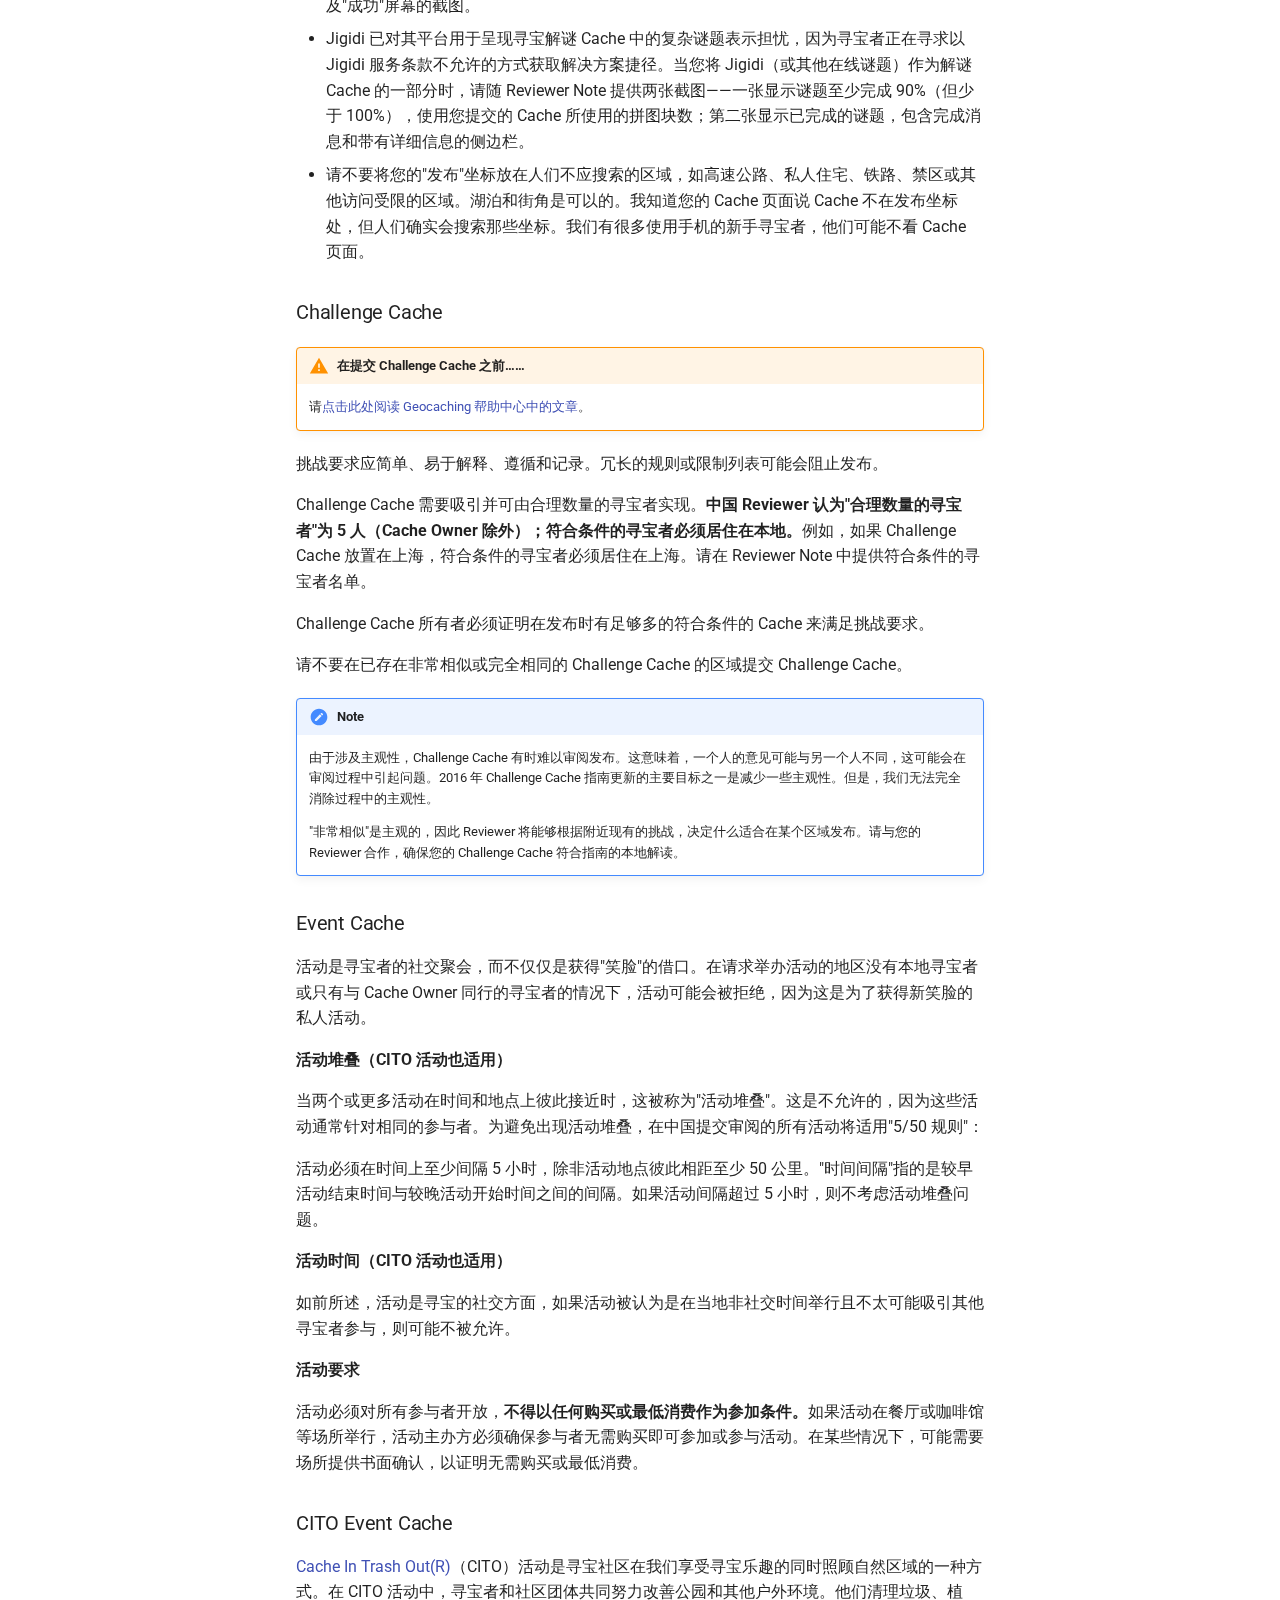
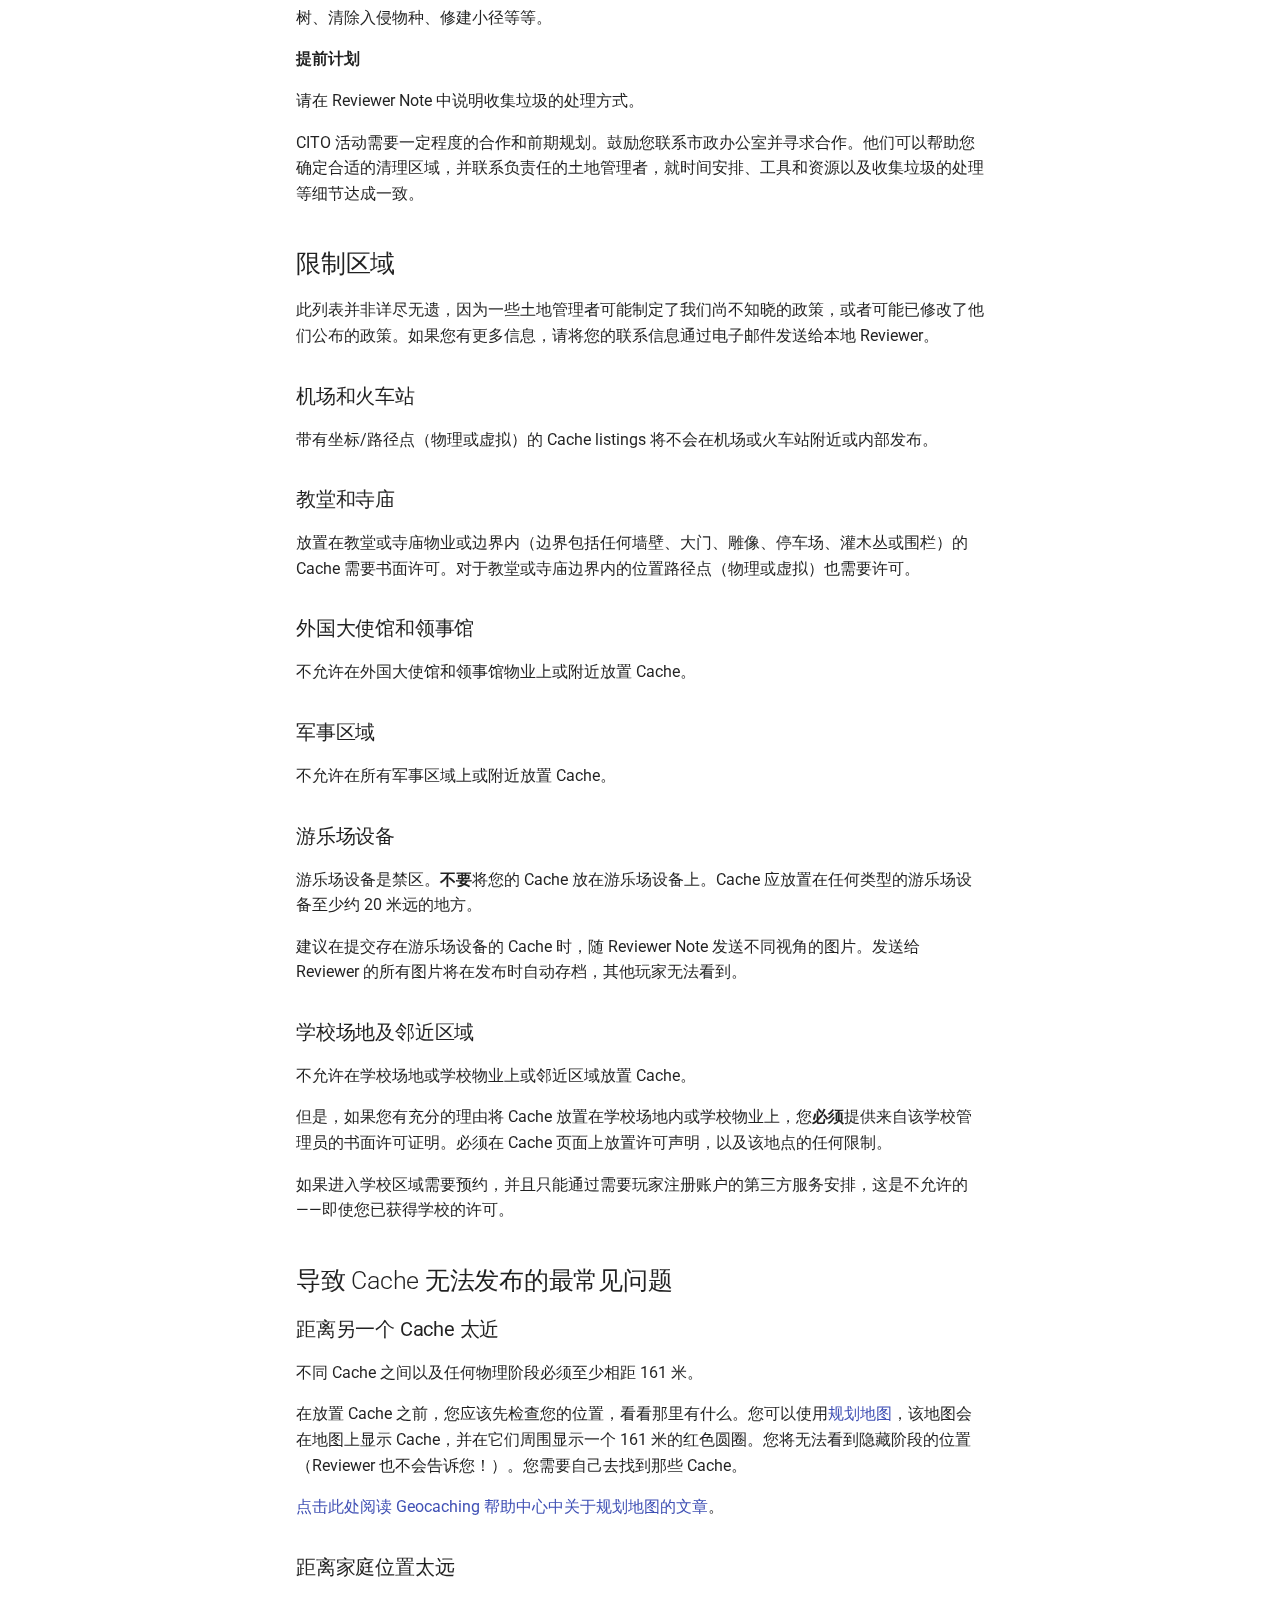
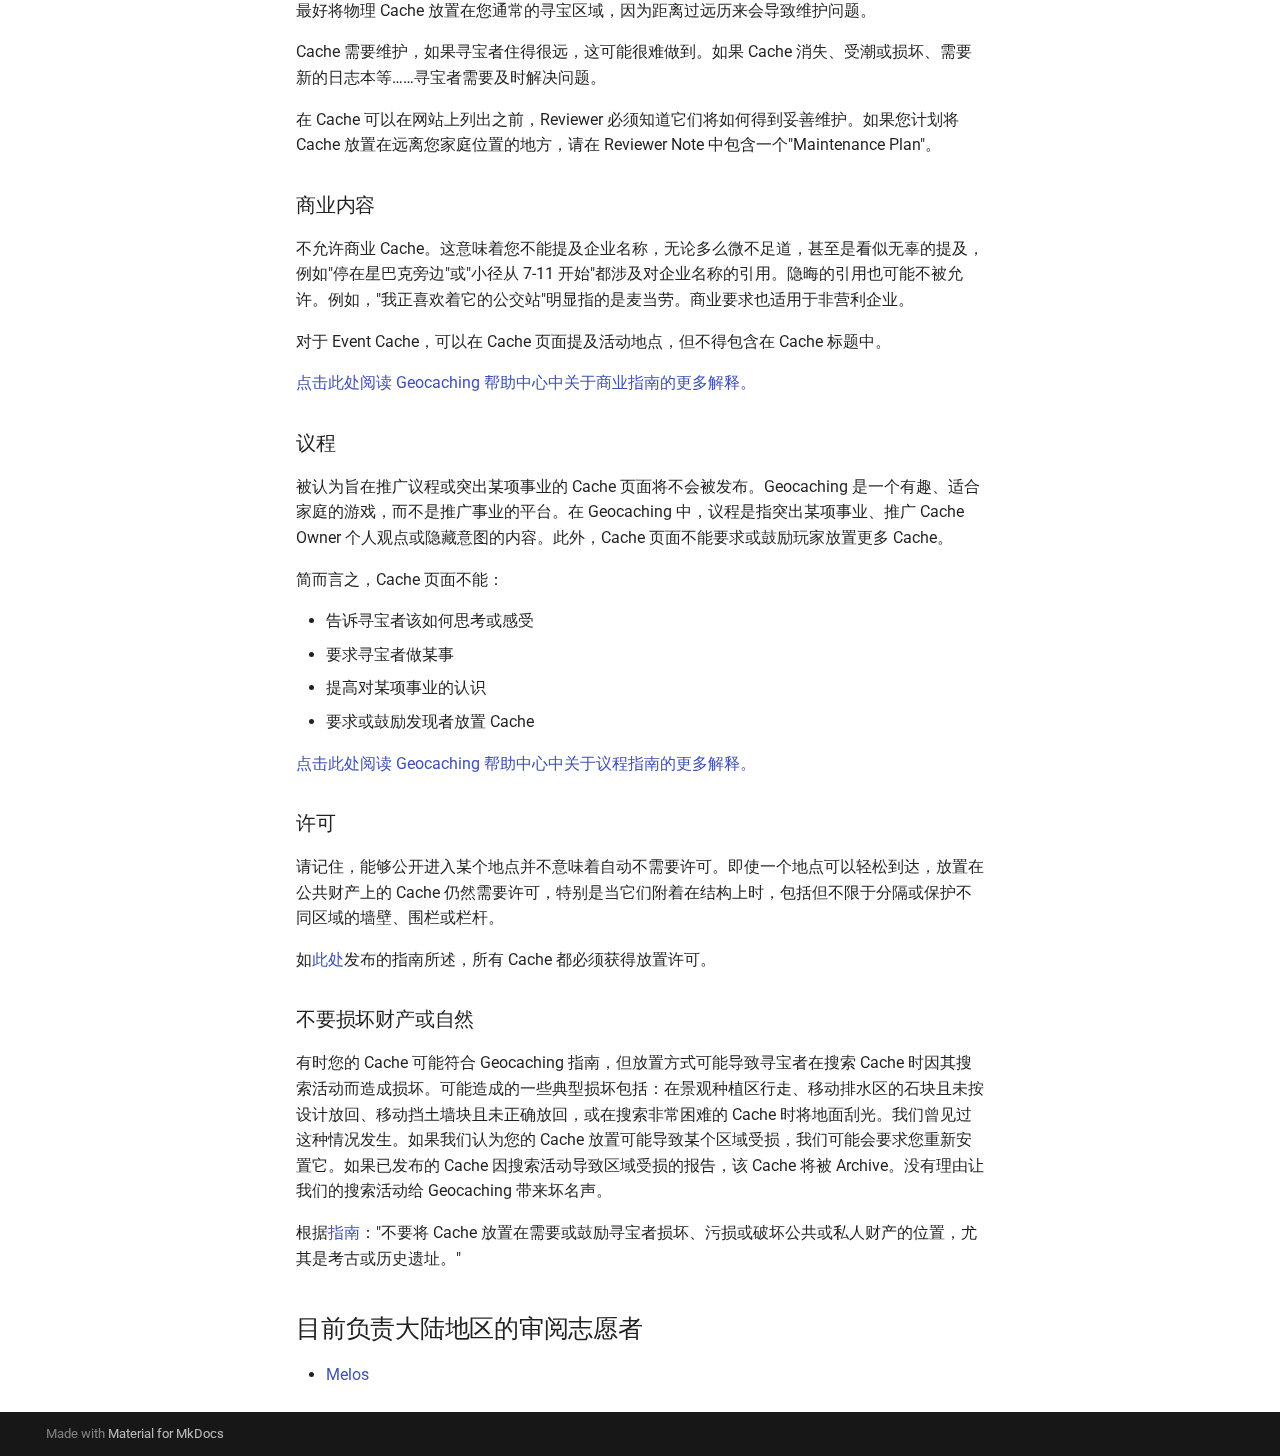
<file: hiding-a-cache/region-guidelines/index.html>
<!DOCTYPE html><html lang="zh" class="no-js"><head>
    
      <meta charset="utf-8">
      <meta name="viewport" content="width=device-width,initial-scale=1">
      
      
      
        <link rel="canonical" href="https://www.geoguide.top/hiding-a-cache/region-guidelines/">
      
      
        <link rel="prev" href="../simple-container/">
      
      
        <link rel="next" href="../../glossary/">
      
      
        
      
      
      <link rel="icon" href="../../assets/images/favicon.png">
      <meta name="generator" content="mkdocs-1.6.1, mkdocs-material-9.7.6">
    
    
      
        <title>针对中国大陆地区的藏宝指导 - GeoGuide in China</title>
      
    
    
      <link rel="stylesheet" href="../../assets/stylesheets/main.484c7ddc.min.css">
      
        
        <link rel="stylesheet" href="../../assets/stylesheets/palette.ab4e12ef.min.css">
      
      


    
    
      
    
    
      
        
        
        <link rel="preconnect" href="https://fonts.gstatic.com" crossorigin="">
        <link rel="stylesheet" href="https://fonts.googleapis.com/css?family=Roboto:300,300i,400,400i,700,700i%7CRoboto+Mono:400,400i,700,700i&amp;display=fallback">
        <style>:root{--md-text-font:"Roboto";--md-code-font:"Roboto Mono"}</style>
      
    
    
    <script>__md_scope=new URL("../..",location),__md_hash=e=>[...e].reduce(((e,_)=>(e<<5)-e+_.charCodeAt(0)),0),__md_get=(e,_=localStorage,t=__md_scope)=>JSON.parse(_.getItem(t.pathname+"."+e)),__md_set=(e,_,t=localStorage,a=__md_scope)=>{try{t.setItem(a.pathname+"."+e,JSON.stringify(_))}catch(e){}}</script>
    
      

    
    
  <link href="../../assets/stylesheets/glightbox.min.css" rel="stylesheet"><script src="../../assets/javascripts/glightbox.min.js"></script><style id="glightbox-style">
            html.glightbox-open { overflow: initial; height: 100%; }
            .gslide-title { margin-top: 0px; user-select: text; }
            .gslide-desc { color: #666; user-select: text; }
            .gslide-image img { background: white; }
            .gscrollbar-fixer { padding-right: 15px; }
            .gdesc-inner { font-size: 0.75rem; }
            body[data-md-color-scheme="slate"] .gdesc-inner { background: var(--md-default-bg-color); }
            body[data-md-color-scheme="slate"] .gslide-title { color: var(--md-default-fg-color); }
            body[data-md-color-scheme="slate"] .gslide-desc { color: var(--md-default-fg-color); }
        </style></head>
  
  
    
    
      
    
    
    
    
    <body dir="ltr" data-md-color-scheme="default" data-md-color-primary="indigo" data-md-color-accent="indigo">
  
    
    <input class="md-toggle" data-md-toggle="drawer" type="checkbox" id="__drawer" autocomplete="off">
    <input class="md-toggle" data-md-toggle="search" type="checkbox" id="__search" autocomplete="off">
    <label class="md-overlay" for="__drawer"></label>
    <div data-md-component="skip">
      
        
        <a href="#region-guidelines" class="md-skip">
          跳转至
        </a>
      
    </div>
    <div data-md-component="announce">
      
    </div>
    
    
      

  

<header class="md-header md-header--shadow" data-md-component="header">
  <nav class="md-header__inner md-grid" aria-label="页眉">
    <a href="../.." title="GeoGuide in China" class="md-header__button md-logo" aria-label="GeoGuide in China" data-md-component="logo">
      
  
  <svg xmlns="http://www.w3.org/2000/svg" viewBox="0 0 24 24"><path d="M12 8a3 3 0 0 0 3-3 3 3 0 0 0-3-3 3 3 0 0 0-3 3 3 3 0 0 0 3 3m0 3.54C9.64 9.35 6.5 8 3 8v11c3.5 0 6.64 1.35 9 3.54 2.36-2.19 5.5-3.54 9-3.54V8c-3.5 0-6.64 1.35-9 3.54"></path></svg>

    </a>
    <label class="md-header__button md-icon" for="__drawer">
      
      <svg xmlns="http://www.w3.org/2000/svg" viewBox="0 0 24 24"><path d="M3 6h18v2H3zm0 5h18v2H3zm0 5h18v2H3z"></path></svg>
    </label>
    <div class="md-header__title" data-md-component="header-title">
      <div class="md-header__ellipsis">
        <div class="md-header__topic">
          <span class="md-ellipsis">
            GeoGuide in China
          </span>
        </div>
        <div class="md-header__topic" data-md-component="header-topic">
          <span class="md-ellipsis">
            
              针对中国大陆地区的藏宝指导
            
          </span>
        </div>
      </div>
    </div>
    
      
        <form class="md-header__option" data-md-component="palette">
  
    
    
    
    <input class="md-option" data-md-color-media="(prefers-color-scheme)" data-md-color-scheme="default" data-md-color-primary="indigo" data-md-color-accent="indigo" aria-label="Switch to light mode" type="radio" name="__palette" id="__palette_0">
    
      <label class="md-header__button md-icon" title="Switch to light mode" for="__palette_1" hidden="">
        <svg xmlns="http://www.w3.org/2000/svg" viewBox="0 0 24 24"><path d="m14.3 16-.7-2h-3.2l-.7 2H7.8L11 7h2l3.2 9zM20 8.69V4h-4.69L12 .69 8.69 4H4v4.69L.69 12 4 15.31V20h4.69L12 23.31 15.31 20H20v-4.69L23.31 12zm-9.15 3.96h2.3L12 9z"></path></svg>
      </label>
    
  
    
    
    
    <input class="md-option" data-md-color-media="(prefers-color-scheme: light)" data-md-color-scheme="default" data-md-color-primary="indigo" data-md-color-accent="indigo" aria-label="Switch to dark mode" type="radio" name="__palette" id="__palette_1">
    
      <label class="md-header__button md-icon" title="Switch to dark mode" for="__palette_2" hidden="">
        <svg xmlns="http://www.w3.org/2000/svg" viewBox="0 0 24 24"><path d="M12 8a4 4 0 0 0-4 4 4 4 0 0 0 4 4 4 4 0 0 0 4-4 4 4 0 0 0-4-4m0 10a6 6 0 0 1-6-6 6 6 0 0 1 6-6 6 6 0 0 1 6 6 6 6 0 0 1-6 6m8-9.31V4h-4.69L12 .69 8.69 4H4v4.69L.69 12 4 15.31V20h4.69L12 23.31 15.31 20H20v-4.69L23.31 12z"></path></svg>
      </label>
    
  
    
    
    
    <input class="md-option" data-md-color-media="(prefers-color-scheme: dark)" data-md-color-scheme="slate" data-md-color-primary="indigo" data-md-color-accent="indigo" aria-label="Switch to system preference" type="radio" name="__palette" id="__palette_2">
    
      <label class="md-header__button md-icon" title="Switch to system preference" for="__palette_0" hidden="">
        <svg xmlns="http://www.w3.org/2000/svg" viewBox="0 0 24 24"><path d="M12 18c-.89 0-1.74-.2-2.5-.55C11.56 16.5 13 14.42 13 12s-1.44-4.5-3.5-5.45C10.26 6.2 11.11 6 12 6a6 6 0 0 1 6 6 6 6 0 0 1-6 6m8-9.31V4h-4.69L12 .69 8.69 4H4v4.69L.69 12 4 15.31V20h4.69L12 23.31 15.31 20H20v-4.69L23.31 12z"></path></svg>
      </label>
    
  
</form>
      
    
    
      <script>var palette=__md_get("__palette");if(palette&&palette.color){if("(prefers-color-scheme)"===palette.color.media){var media=matchMedia("(prefers-color-scheme: light)"),input=document.querySelector(media.matches?"[data-md-color-media='(prefers-color-scheme: light)']":"[data-md-color-media='(prefers-color-scheme: dark)']");palette.color.media=input.getAttribute("data-md-color-media"),palette.color.scheme=input.getAttribute("data-md-color-scheme"),palette.color.primary=input.getAttribute("data-md-color-primary"),palette.color.accent=input.getAttribute("data-md-color-accent")}for(var[key,value]of Object.entries(palette.color))document.body.setAttribute("data-md-color-"+key,value)}</script>
    
    
    
    
      <div class="md-header__source">
        <a href="https://github.com/Konano/geoguide-in-china" title="前往仓库" class="md-source" data-md-component="source">
  <div class="md-source__icon md-icon">
    
    <svg xmlns="http://www.w3.org/2000/svg" viewBox="0 0 512 512"><!--! Font Awesome Free 7.1.0 by @fontawesome - https://fontawesome.com License - https://fontawesome.com/license/free (Icons: CC BY 4.0, Fonts: SIL OFL 1.1, Code: MIT License) Copyright 2025 Fonticons, Inc.--><path d="M173.9 397.4c0 2-2.3 3.6-5.2 3.6-3.3.3-5.6-1.3-5.6-3.6 0-2 2.3-3.6 5.2-3.6 3-.3 5.6 1.3 5.6 3.6m-31.1-4.5c-.7 2 1.3 4.3 4.3 4.9 2.6 1 5.6 0 6.2-2s-1.3-4.3-4.3-5.2c-2.6-.7-5.5.3-6.2 2.3m44.2-1.7c-2.9.7-4.9 2.6-4.6 4.9.3 2 2.9 3.3 5.9 2.6 2.9-.7 4.9-2.6 4.6-4.6-.3-1.9-3-3.2-5.9-2.9M252.8 8C114.1 8 8 113.3 8 252c0 110.9 69.8 205.8 169.5 239.2 12.8 2.3 17.3-5.6 17.3-12.1 0-6.2-.3-40.4-.3-61.4 0 0-70 15-84.7-29.8 0 0-11.4-29.1-27.8-36.6 0 0-22.9-15.7 1.6-15.4 0 0 24.9 2 38.6 25.8 21.9 38.6 58.6 27.5 72.9 20.9 2.3-16 8.8-27.1 16-33.7-55.9-6.2-112.3-14.3-112.3-110.5 0-27.5 7.6-41.3 23.6-58.9-2.6-6.5-11.1-33.3 2.6-67.9 20.9-6.5 69 27 69 27 20-5.6 41.5-8.5 62.8-8.5s42.8 2.9 62.8 8.5c0 0 48.1-33.6 69-27 13.7 34.7 5.2 61.4 2.6 67.9 16 17.7 25.8 31.5 25.8 58.9 0 96.5-58.9 104.2-114.8 110.5 9.2 7.9 17 22.9 17 46.4 0 33.7-.3 75.4-.3 83.6 0 6.5 4.6 14.4 17.3 12.1C436.2 457.8 504 362.9 504 252 504 113.3 391.5 8 252.8 8M105.2 352.9c-1.3 1-1 3.3.7 5.2 1.6 1.6 3.9 2.3 5.2 1 1.3-1 1-3.3-.7-5.2-1.6-1.6-3.9-2.3-5.2-1m-10.8-8.1c-.7 1.3.3 2.9 2.3 3.9 1.6 1 3.6.7 4.3-.7.7-1.3-.3-2.9-2.3-3.9-2-.6-3.6-.3-4.3.7m32.4 35.6c-1.6 1.3-1 4.3 1.3 6.2 2.3 2.3 5.2 2.6 6.5 1 1.3-1.3.7-4.3-1.3-6.2-2.2-2.3-5.2-2.6-6.5-1m-11.4-14.7c-1.6 1-1.6 3.6 0 5.9s4.3 3.3 5.6 2.3c1.6-1.3 1.6-3.9 0-6.2-1.4-2.3-4-3.3-5.6-2"></path></svg>
  </div>
  <div class="md-source__repository">
    Geoguide in China
  </div>
</a>
      </div>
    
  </nav>
  
</header>
    
    <div class="md-container" data-md-component="container">
      
      
        
          
        
      
      <main class="md-main" data-md-component="main">
        <div class="md-main__inner md-grid">
          
            
              
              <div class="md-sidebar md-sidebar--primary" data-md-component="sidebar" data-md-type="navigation">
                <div class="md-sidebar__scrollwrap">
                  <div class="md-sidebar__inner">
                    



<nav class="md-nav md-nav--primary" aria-label="导航栏" data-md-level="0">
  <label class="md-nav__title" for="__drawer">
    <a href="../.." title="GeoGuide in China" class="md-nav__button md-logo" aria-label="GeoGuide in China" data-md-component="logo">
      
  
  <svg xmlns="http://www.w3.org/2000/svg" viewBox="0 0 24 24"><path d="M12 8a3 3 0 0 0 3-3 3 3 0 0 0-3-3 3 3 0 0 0-3 3 3 3 0 0 0 3 3m0 3.54C9.64 9.35 6.5 8 3 8v11c3.5 0 6.64 1.35 9 3.54 2.36-2.19 5.5-3.54 9-3.54V8c-3.5 0-6.64 1.35-9 3.54"></path></svg>

    </a>
    GeoGuide in China
  </label>
  
    <div class="md-nav__source">
      <a href="https://github.com/Konano/geoguide-in-china" title="前往仓库" class="md-source" data-md-component="source">
  <div class="md-source__icon md-icon">
    
    <svg xmlns="http://www.w3.org/2000/svg" viewBox="0 0 512 512"><!--! Font Awesome Free 7.1.0 by @fontawesome - https://fontawesome.com License - https://fontawesome.com/license/free (Icons: CC BY 4.0, Fonts: SIL OFL 1.1, Code: MIT License) Copyright 2025 Fonticons, Inc.--><path d="M173.9 397.4c0 2-2.3 3.6-5.2 3.6-3.3.3-5.6-1.3-5.6-3.6 0-2 2.3-3.6 5.2-3.6 3-.3 5.6 1.3 5.6 3.6m-31.1-4.5c-.7 2 1.3 4.3 4.3 4.9 2.6 1 5.6 0 6.2-2s-1.3-4.3-4.3-5.2c-2.6-.7-5.5.3-6.2 2.3m44.2-1.7c-2.9.7-4.9 2.6-4.6 4.9.3 2 2.9 3.3 5.9 2.6 2.9-.7 4.9-2.6 4.6-4.6-.3-1.9-3-3.2-5.9-2.9M252.8 8C114.1 8 8 113.3 8 252c0 110.9 69.8 205.8 169.5 239.2 12.8 2.3 17.3-5.6 17.3-12.1 0-6.2-.3-40.4-.3-61.4 0 0-70 15-84.7-29.8 0 0-11.4-29.1-27.8-36.6 0 0-22.9-15.7 1.6-15.4 0 0 24.9 2 38.6 25.8 21.9 38.6 58.6 27.5 72.9 20.9 2.3-16 8.8-27.1 16-33.7-55.9-6.2-112.3-14.3-112.3-110.5 0-27.5 7.6-41.3 23.6-58.9-2.6-6.5-11.1-33.3 2.6-67.9 20.9-6.5 69 27 69 27 20-5.6 41.5-8.5 62.8-8.5s42.8 2.9 62.8 8.5c0 0 48.1-33.6 69-27 13.7 34.7 5.2 61.4 2.6 67.9 16 17.7 25.8 31.5 25.8 58.9 0 96.5-58.9 104.2-114.8 110.5 9.2 7.9 17 22.9 17 46.4 0 33.7-.3 75.4-.3 83.6 0 6.5 4.6 14.4 17.3 12.1C436.2 457.8 504 362.9 504 252 504 113.3 391.5 8 252.8 8M105.2 352.9c-1.3 1-1 3.3.7 5.2 1.6 1.6 3.9 2.3 5.2 1 1.3-1 1-3.3-.7-5.2-1.6-1.6-3.9-2.3-5.2-1m-10.8-8.1c-.7 1.3.3 2.9 2.3 3.9 1.6 1 3.6.7 4.3-.7.7-1.3-.3-2.9-2.3-3.9-2-.6-3.6-.3-4.3.7m32.4 35.6c-1.6 1.3-1 4.3 1.3 6.2 2.3 2.3 5.2 2.6 6.5 1 1.3-1.3.7-4.3-1.3-6.2-2.2-2.3-5.2-2.6-6.5-1m-11.4-14.7c-1.6 1-1.6 3.6 0 5.9s4.3 3.3 5.6 2.3c1.6-1.3 1.6-3.9 0-6.2-1.4-2.3-4-3.3-5.6-2"></path></svg>
  </div>
  <div class="md-source__repository">
    Geoguide in China
  </div>
</a>
    </div>
  
  <ul class="md-nav__list" data-md-scrollfix="">
    
      
      
  
  
  
  
    <li class="md-nav__item">
      <a href="../.." class="md-nav__link">
        
  
  
  <span class="md-ellipsis">
    
  
    首页
  

    
  </span>
  
  

      </a>
    </li>
  

    
      
      
  
  
  
  
    
    
      
        
          
        
      
        
      
        
      
        
      
    
    
    
    
    <li class="md-nav__item md-nav__item--nested">
      
        
        
        <input class="md-nav__toggle md-toggle " type="checkbox" id="__nav_2">
        
          
          <div class="md-nav__link md-nav__container">
            <a href="../../getting-started/" class="md-nav__link ">
              
  
  
  <span class="md-ellipsis">
    
  
    如何开始 Geocaching
  

    
  </span>
  
  

            </a>
            
              
              <label class="md-nav__link " for="__nav_2" id="__nav_2_label" tabindex="0">
                <span class="md-nav__icon md-icon"></span>
              </label>
            
          </div>
        
        <nav class="md-nav" data-md-level="1" aria-labelledby="__nav_2_label" aria-expanded="false">
          <label class="md-nav__title" for="__nav_2">
            <span class="md-nav__icon md-icon"></span>
            
  
    如何开始 Geocaching
  

          </label>
          <ul class="md-nav__list" data-md-scrollfix="">
            
              
            
              
                
  
  
  
  
    <li class="md-nav__item">
      <a href="../../getting-started/cgeo/" class="md-nav__link">
        
  
  
  <span class="md-ellipsis">
    
  
    c:geo
  

    
  </span>
  
  

      </a>
    </li>
  

              
            
              
                
  
  
  
  
    <li class="md-nav__item">
      <a href="../../getting-started/l4c/" class="md-nav__link">
        
  
  
  <span class="md-ellipsis">
    
  
    Looking4Cache (L4C)
  

    
  </span>
  
  

      </a>
    </li>
  

              
            
              
                
  
  
  
  
    <li class="md-nav__item">
      <a href="../../getting-started/tftc/" class="md-nav__link">
        
  
  
  <span class="md-ellipsis">
    
  
    tftc.top
  

    
  </span>
  
  

      </a>
    </li>
  

              
            
          </ul>
        </nav>
      
    </li>
  

    
      
      
  
  
    
  
  
  
    
    
      
        
          
        
      
        
      
        
      
    
    
    
    
    <li class="md-nav__item md-nav__item--active md-nav__item--nested">
      
        
        
        <input class="md-nav__toggle md-toggle " type="checkbox" id="__nav_3" checked="">
        
          
          <div class="md-nav__link md-nav__container">
            <a href="../" class="md-nav__link ">
              
  
  
  <span class="md-ellipsis">
    
  
    创建你的第一个藏宝点
  

    
  </span>
  
  

            </a>
            
              
              <label class="md-nav__link " for="__nav_3" id="__nav_3_label" tabindex="0">
                <span class="md-nav__icon md-icon"></span>
              </label>
            
          </div>
        
        <nav class="md-nav" data-md-level="1" aria-labelledby="__nav_3_label" aria-expanded="true">
          <label class="md-nav__title" for="__nav_3">
            <span class="md-nav__icon md-icon"></span>
            
  
    创建你的第一个藏宝点
  

          </label>
          <ul class="md-nav__list" data-md-scrollfix="">
            
              
            
              
                
  
  
  
  
    <li class="md-nav__item">
      <a href="../simple-container/" class="md-nav__link">
        
  
  
  <span class="md-ellipsis">
    
  
    如何制作一个简单的容器
  

    
  </span>
  
  

      </a>
    </li>
  

              
            
              
                
  
  
    
  
  
  
    <li class="md-nav__item md-nav__item--active">
      
      <input class="md-nav__toggle md-toggle" type="checkbox" id="__toc">
      
      
        
      
      
        <label class="md-nav__link md-nav__link--active" for="__toc">
          
  
  
  <span class="md-ellipsis">
    
  
    针对中国大陆地区的藏宝指导
  

    
  </span>
  
  

          <span class="md-nav__icon md-icon"></span>
        </label>
      
      <a href="./" class="md-nav__link md-nav__link--active">
        
  
  
  <span class="md-ellipsis">
    
  
    针对中国大陆地区的藏宝指导
  

    
  </span>
  
  

      </a>
      
        

<nav class="md-nav md-nav--secondary" aria-label="目录">
  
  
  
    
  
  
    <label class="md-nav__title" for="__toc">
      <span class="md-nav__icon md-icon"></span>
      目录
    </label>
    <ul class="md-nav__list" data-md-component="toc" data-md-scrollfix="">
      
        <li class="md-nav__item">
  <a href="#general-information" class="md-nav__link">
    <span class="md-ellipsis">
      
        一般信息
      
    </span>
  </a>
  
    <nav class="md-nav" aria-label="一般信息">
      <ul class="md-nav__list">
        
          <li class="md-nav__item">
  <a href="#when-will-my-cache-be-published" class="md-nav__link">
    <span class="md-ellipsis">
      
        我的 Cache 何时会被发布？
      
    </span>
  </a>
  
</li>
        
          <li class="md-nav__item">
  <a href="#complete-reviewer-note" class="md-nav__link">
    <span class="md-ellipsis">
      
        提供关于您 Cache 的完整 Reviewer Note
      
    </span>
  </a>
  
</li>
        
          <li class="md-nav__item">
  <a href="#future-publish-date-request" class="md-nav__link">
    <span class="md-ellipsis">
      
        未来发布日期请求
      
    </span>
  </a>
  
</li>
        
      </ul>
    </nav>
  
</li>
      
        <li class="md-nav__item">
  <a href="#no-precedent-principle" class="md-nav__link">
    <span class="md-ellipsis">
      
        无先例原则
      
    </span>
  </a>
  
</li>
      
        <li class="md-nav__item">
  <a href="#cache-owner-responsibilities" class="md-nav__link">
    <span class="md-ellipsis">
      
        Cache Owner 责任
      
    </span>
  </a>
  
    <nav class="md-nav" aria-label="Cache Owner 责任">
      <ul class="md-nav__list">
        
          <li class="md-nav__item">
  <a href="#maintain-your-cache" class="md-nav__link">
    <span class="md-ellipsis">
      
        维护您的 Cache
      
    </span>
  </a>
  
</li>
        
          <li class="md-nav__item">
  <a href="#maintenance-plan" class="md-nav__link">
    <span class="md-ellipsis">
      
        维护计划
      
    </span>
  </a>
  
</li>
        
          <li class="md-nav__item">
  <a href="#cache-health-score" class="md-nav__link">
    <span class="md-ellipsis">
      
        健康度评分
      
    </span>
  </a>
  
</li>
        
          <li class="md-nav__item">
  <a href="#disabled-cache" class="md-nav__link">
    <span class="md-ellipsis">
      
        已 Disable 的 Cache
      
    </span>
  </a>
  
</li>
        
      </ul>
    </nav>
  
</li>
      
        <li class="md-nav__item">
  <a href="#cache-type-requirements" class="md-nav__link">
    <span class="md-ellipsis">
      
        不同 Cache 类型的要求
      
    </span>
  </a>
  
    <nav class="md-nav" aria-label="不同 Cache 类型的要求">
      <ul class="md-nav__list">
        
          <li class="md-nav__item">
  <a href="#multi-caches" class="md-nav__link">
    <span class="md-ellipsis">
      
        Multi-Caches
      
    </span>
  </a>
  
</li>
        
          <li class="md-nav__item">
  <a href="#mystery-wherigo-caches" class="md-nav__link">
    <span class="md-ellipsis">
      
        Mystery/Wherigo Caches
      
    </span>
  </a>
  
</li>
        
          <li class="md-nav__item">
  <a href="#challenge-cache" class="md-nav__link">
    <span class="md-ellipsis">
      
        Challenge Cache
      
    </span>
  </a>
  
</li>
        
          <li class="md-nav__item">
  <a href="#event-cache" class="md-nav__link">
    <span class="md-ellipsis">
      
        Event Cache
      
    </span>
  </a>
  
</li>
        
          <li class="md-nav__item">
  <a href="#cito-event-cache" class="md-nav__link">
    <span class="md-ellipsis">
      
        CITO Event Cache
      
    </span>
  </a>
  
</li>
        
      </ul>
    </nav>
  
</li>
      
        <li class="md-nav__item">
  <a href="#restricted-areas" class="md-nav__link">
    <span class="md-ellipsis">
      
        限制区域
      
    </span>
  </a>
  
    <nav class="md-nav" aria-label="限制区域">
      <ul class="md-nav__list">
        
          <li class="md-nav__item">
  <a href="#_1" class="md-nav__link">
    <span class="md-ellipsis">
      
        机场和火车站
      
    </span>
  </a>
  
</li>
        
          <li class="md-nav__item">
  <a href="#_2" class="md-nav__link">
    <span class="md-ellipsis">
      
        教堂和寺庙
      
    </span>
  </a>
  
</li>
        
          <li class="md-nav__item">
  <a href="#_3" class="md-nav__link">
    <span class="md-ellipsis">
      
        外国大使馆和领事馆
      
    </span>
  </a>
  
</li>
        
          <li class="md-nav__item">
  <a href="#_4" class="md-nav__link">
    <span class="md-ellipsis">
      
        军事区域
      
    </span>
  </a>
  
</li>
        
          <li class="md-nav__item">
  <a href="#_5" class="md-nav__link">
    <span class="md-ellipsis">
      
        游乐场设备
      
    </span>
  </a>
  
</li>
        
          <li class="md-nav__item">
  <a href="#_6" class="md-nav__link">
    <span class="md-ellipsis">
      
        学校场地及邻近区域
      
    </span>
  </a>
  
</li>
        
      </ul>
    </nav>
  
</li>
      
        <li class="md-nav__item">
  <a href="#most-common-rejection-reasons" class="md-nav__link">
    <span class="md-ellipsis">
      
        导致 Cache 无法发布的最常见问题
      
    </span>
  </a>
  
    <nav class="md-nav" aria-label="导致 Cache 无法发布的最常见问题">
      <ul class="md-nav__list">
        
          <li class="md-nav__item">
  <a href="#too-close-to-another-cache" class="md-nav__link">
    <span class="md-ellipsis">
      
        距离另一个 Cache 太近
      
    </span>
  </a>
  
</li>
        
          <li class="md-nav__item">
  <a href="#too-far-from-home-location" class="md-nav__link">
    <span class="md-ellipsis">
      
        距离家庭位置太远
      
    </span>
  </a>
  
</li>
        
          <li class="md-nav__item">
  <a href="#commercial-content" class="md-nav__link">
    <span class="md-ellipsis">
      
        商业内容
      
    </span>
  </a>
  
</li>
        
          <li class="md-nav__item">
  <a href="#agenda" class="md-nav__link">
    <span class="md-ellipsis">
      
        议程
      
    </span>
  </a>
  
</li>
        
          <li class="md-nav__item">
  <a href="#permission" class="md-nav__link">
    <span class="md-ellipsis">
      
        许可
      
    </span>
  </a>
  
</li>
        
          <li class="md-nav__item">
  <a href="#avoid-property-or-nature-damage" class="md-nav__link">
    <span class="md-ellipsis">
      
        不要损坏财产或自然
      
    </span>
  </a>
  
</li>
        
      </ul>
    </nav>
  
</li>
      
        <li class="md-nav__item">
  <a href="#current-mainland-reviewer" class="md-nav__link">
    <span class="md-ellipsis">
      
        目前负责大陆地区的审阅志愿者
      
    </span>
  </a>
  
</li>
      
    </ul>
  
</nav>
      
    </li>
  

              
            
          </ul>
        </nav>
      
    </li>
  

    
      
      
  
  
  
  
    <li class="md-nav__item">
      <a href="../../glossary/" class="md-nav__link">
        
  
  
  <span class="md-ellipsis">
    
  
    术语表
  

    
  </span>
  
  

      </a>
    </li>
  

    
  </ul>
</nav>
                  </div>
                </div>
              </div>
            
            
              
              <div class="md-sidebar md-sidebar--secondary" data-md-component="sidebar" data-md-type="toc">
                <div class="md-sidebar__scrollwrap">
                  <div class="md-sidebar__inner">
                    

<nav class="md-nav md-nav--secondary" aria-label="目录">
  
  
  
    
  
  
    <label class="md-nav__title" for="__toc">
      <span class="md-nav__icon md-icon"></span>
      目录
    </label>
    <ul class="md-nav__list" data-md-component="toc" data-md-scrollfix="">
      
        <li class="md-nav__item">
  <a href="#general-information" class="md-nav__link">
    <span class="md-ellipsis">
      
        一般信息
      
    </span>
  </a>
  
    <nav class="md-nav" aria-label="一般信息">
      <ul class="md-nav__list">
        
          <li class="md-nav__item">
  <a href="#when-will-my-cache-be-published" class="md-nav__link">
    <span class="md-ellipsis">
      
        我的 Cache 何时会被发布？
      
    </span>
  </a>
  
</li>
        
          <li class="md-nav__item">
  <a href="#complete-reviewer-note" class="md-nav__link">
    <span class="md-ellipsis">
      
        提供关于您 Cache 的完整 Reviewer Note
      
    </span>
  </a>
  
</li>
        
          <li class="md-nav__item">
  <a href="#future-publish-date-request" class="md-nav__link">
    <span class="md-ellipsis">
      
        未来发布日期请求
      
    </span>
  </a>
  
</li>
        
      </ul>
    </nav>
  
</li>
      
        <li class="md-nav__item">
  <a href="#no-precedent-principle" class="md-nav__link">
    <span class="md-ellipsis">
      
        无先例原则
      
    </span>
  </a>
  
</li>
      
        <li class="md-nav__item">
  <a href="#cache-owner-responsibilities" class="md-nav__link">
    <span class="md-ellipsis">
      
        Cache Owner 责任
      
    </span>
  </a>
  
    <nav class="md-nav" aria-label="Cache Owner 责任">
      <ul class="md-nav__list">
        
          <li class="md-nav__item">
  <a href="#maintain-your-cache" class="md-nav__link">
    <span class="md-ellipsis">
      
        维护您的 Cache
      
    </span>
  </a>
  
</li>
        
          <li class="md-nav__item">
  <a href="#maintenance-plan" class="md-nav__link">
    <span class="md-ellipsis">
      
        维护计划
      
    </span>
  </a>
  
</li>
        
          <li class="md-nav__item">
  <a href="#cache-health-score" class="md-nav__link">
    <span class="md-ellipsis">
      
        健康度评分
      
    </span>
  </a>
  
</li>
        
          <li class="md-nav__item">
  <a href="#disabled-cache" class="md-nav__link">
    <span class="md-ellipsis">
      
        已 Disable 的 Cache
      
    </span>
  </a>
  
</li>
        
      </ul>
    </nav>
  
</li>
      
        <li class="md-nav__item">
  <a href="#cache-type-requirements" class="md-nav__link">
    <span class="md-ellipsis">
      
        不同 Cache 类型的要求
      
    </span>
  </a>
  
    <nav class="md-nav" aria-label="不同 Cache 类型的要求">
      <ul class="md-nav__list">
        
          <li class="md-nav__item">
  <a href="#multi-caches" class="md-nav__link">
    <span class="md-ellipsis">
      
        Multi-Caches
      
    </span>
  </a>
  
</li>
        
          <li class="md-nav__item">
  <a href="#mystery-wherigo-caches" class="md-nav__link">
    <span class="md-ellipsis">
      
        Mystery/Wherigo Caches
      
    </span>
  </a>
  
</li>
        
          <li class="md-nav__item">
  <a href="#challenge-cache" class="md-nav__link">
    <span class="md-ellipsis">
      
        Challenge Cache
      
    </span>
  </a>
  
</li>
        
          <li class="md-nav__item">
  <a href="#event-cache" class="md-nav__link">
    <span class="md-ellipsis">
      
        Event Cache
      
    </span>
  </a>
  
</li>
        
          <li class="md-nav__item">
  <a href="#cito-event-cache" class="md-nav__link">
    <span class="md-ellipsis">
      
        CITO Event Cache
      
    </span>
  </a>
  
</li>
        
      </ul>
    </nav>
  
</li>
      
        <li class="md-nav__item">
  <a href="#restricted-areas" class="md-nav__link">
    <span class="md-ellipsis">
      
        限制区域
      
    </span>
  </a>
  
    <nav class="md-nav" aria-label="限制区域">
      <ul class="md-nav__list">
        
          <li class="md-nav__item">
  <a href="#_1" class="md-nav__link">
    <span class="md-ellipsis">
      
        机场和火车站
      
    </span>
  </a>
  
</li>
        
          <li class="md-nav__item">
  <a href="#_2" class="md-nav__link">
    <span class="md-ellipsis">
      
        教堂和寺庙
      
    </span>
  </a>
  
</li>
        
          <li class="md-nav__item">
  <a href="#_3" class="md-nav__link">
    <span class="md-ellipsis">
      
        外国大使馆和领事馆
      
    </span>
  </a>
  
</li>
        
          <li class="md-nav__item">
  <a href="#_4" class="md-nav__link">
    <span class="md-ellipsis">
      
        军事区域
      
    </span>
  </a>
  
</li>
        
          <li class="md-nav__item">
  <a href="#_5" class="md-nav__link">
    <span class="md-ellipsis">
      
        游乐场设备
      
    </span>
  </a>
  
</li>
        
          <li class="md-nav__item">
  <a href="#_6" class="md-nav__link">
    <span class="md-ellipsis">
      
        学校场地及邻近区域
      
    </span>
  </a>
  
</li>
        
      </ul>
    </nav>
  
</li>
      
        <li class="md-nav__item">
  <a href="#most-common-rejection-reasons" class="md-nav__link">
    <span class="md-ellipsis">
      
        导致 Cache 无法发布的最常见问题
      
    </span>
  </a>
  
    <nav class="md-nav" aria-label="导致 Cache 无法发布的最常见问题">
      <ul class="md-nav__list">
        
          <li class="md-nav__item">
  <a href="#too-close-to-another-cache" class="md-nav__link">
    <span class="md-ellipsis">
      
        距离另一个 Cache 太近
      
    </span>
  </a>
  
</li>
        
          <li class="md-nav__item">
  <a href="#too-far-from-home-location" class="md-nav__link">
    <span class="md-ellipsis">
      
        距离家庭位置太远
      
    </span>
  </a>
  
</li>
        
          <li class="md-nav__item">
  <a href="#commercial-content" class="md-nav__link">
    <span class="md-ellipsis">
      
        商业内容
      
    </span>
  </a>
  
</li>
        
          <li class="md-nav__item">
  <a href="#agenda" class="md-nav__link">
    <span class="md-ellipsis">
      
        议程
      
    </span>
  </a>
  
</li>
        
          <li class="md-nav__item">
  <a href="#permission" class="md-nav__link">
    <span class="md-ellipsis">
      
        许可
      
    </span>
  </a>
  
</li>
        
          <li class="md-nav__item">
  <a href="#avoid-property-or-nature-damage" class="md-nav__link">
    <span class="md-ellipsis">
      
        不要损坏财产或自然
      
    </span>
  </a>
  
</li>
        
      </ul>
    </nav>
  
</li>
      
        <li class="md-nav__item">
  <a href="#current-mainland-reviewer" class="md-nav__link">
    <span class="md-ellipsis">
      
        目前负责大陆地区的审阅志愿者
      
    </span>
  </a>
  
</li>
      
    </ul>
  
</nav>
                  </div>
                </div>
              </div>
            
          
          
            <div class="md-content" data-md-component="content">
              
              <article class="md-content__inner md-typeset">
                
                  


  
  


<h1 id="region-guidelines">针对中国大陆地区的藏宝指导<a class="headerlink" href="#region-guidelines" title="Permanent link">¶</a></h1>
<p><strong>来源页面：</strong> <a href="https://gcwiki.atlassian.net/wiki/spaces/GEO/pages/525077/China">https://gcwiki.atlassian.net/wiki/spaces/GEO/pages/525077/China</a></p>
<p><strong>最后更新：</strong> 2026-04-02</p>
<hr>
<p>Geocaching HQ 鼓励寻宝者在开始隐藏自己的 Cache 之前，至少先找到 20 个 Cache。一个人找到的 Cache 种类越多，就越能理解如何为其他寻宝者创造愉快的体验。</p>
<p>关于藏宝的更多指导，请参阅 <a href="https://www.geocaching.com/help/index.php">Geocaching 帮助中心</a>。</p>
<p>要发布 Cache，必须遵守 <a href="https://www.geocaching.com/play/guidelines">Geocaching 指南</a>。</p>
<p>对于放置在中国的 Cache，以下列出的条款也同样适用。</p>
<p>请注意，指南和此列表会不时修订。请定期查看更新。</p>
<h2 id="general-information">一般信息<a class="headerlink" href="#general-information" title="Permanent link">¶</a></h2>
<h3 id="when-will-my-cache-be-published">我的 Cache 何时会被发布？<a class="headerlink" href="#when-will-my-cache-be-published" title="Permanent link">¶</a></h3>
<p>Cache 页面由 Community Volunteer Reviewer 进行审阅，以评估其是否符合 <a href="https://www.geocaching.com/play/guidelines">Geocaching 隐藏指南</a>。</p>
<p>Reviewer 会努力在您提交 Cache 之日起 7 天内开始审阅。通常，时间会更短。但是，在活动高峰期，审阅可能需要更长时间，包括但不限于节假日前后几周和大型寻宝活动期间。</p>
<h3 id="complete-reviewer-note">提供关于您 Cache 的完整 Reviewer Note<a class="headerlink" href="#complete-reviewer-note" title="Permanent link">¶</a></h3>
<p>我们要求所有 Cache 隐藏者提供关于其 Cache 的基本信息，作为 Reviewer Note。<strong>请在您的 Reviewer Note 中清晰、完整、详细地描述您的 Cache。</strong>每个 Cache 页面都需要有自己的描述，因此请不要说"和其他的相同"之类的话。</p>
<p>请包含三个信息类别：<strong>WHERE</strong>、<strong>WHAT</strong>和<strong>HOW</strong>。</p>
<p><strong>WHERE</strong> - 始终说明您的 Cache 放置所在的物业情况——包括所有权和物业用途。任何 Cache 都应获得如指南 <a href="http://www.geocaching.com/about/guidelines.aspx#permission">此处</a> 所述的许可。仅仅因为物业没有明显的禁止侵入标志，并不意味着可以未经许可放置 Cache。例如，寺庙和教堂可能有绿地小径或公园。我们希望您遵守指南，在您的 Reviewer Note 中包含来自地点管理方的书面许可证明，并在 Cache 描述中注明已获得许可。</p>
<p><strong>WHAT</strong> - 清晰、完整地描述 Cache 容器，包括物理尺寸、材料、形状、内容物，以及如何识别它是一个 Cache。仅仅说"塑料容器"或"金属盒"是不完整的。有些容器是自解释的，比如 .30 口径弹药箱、野牛管、预成型管、钥匙盒或磁性纳米容器。然而，其他容器需要在您的 Reviewer Note 中进行完整描述。我们希望确切知道您放置了什么，以防将来执法部门或物业所有者提出疑问。</p>
<p><strong>HOW</strong> - 解释您的 Cache 是如何以及在哪里隐藏的。请具体说明伪装方法和附着到物体或地面的方式。例如，可能是一个用金属丝钩挂在松树枝上、离地约 2 米的 Bison。如果您的 Cache 在标志杆上或标志附近，请告诉我们标志上写的是什么。</p>
<p>如果您需要包含图片，请将图像作为附加信息上传到 Reviewer Note 中。图片不能替代书面的 Reviewer Note。Cache 发布后，该图像将被隐藏且对公众不可见。</p>
<h3 id="future-publish-date-request">未来发布日期请求<a class="headerlink" href="#future-publish-date-request" title="Permanent link">¶</a></h3>
<p>请求在特定日期发布的 Cache 页面，应<strong>至少提前 14 天（理想情况下 21 天）</strong>提交审阅。（如果要同时发布一个系列/多个 Cache，可能需要更长时间，请提前计划并保持耐心，务必在 Reviewer Note 中为系列中的每个 Cache 包含所有 Cache 的 GC 代码。）</p>
<p>当您提交审阅时，请在 Reviewer Note 中说明您希望何时发布（日期和大致时间）。我们会尽力满足您的要求，但不能做出任何保证。请尽量减少此类请求。</p>
<h2 id="no-precedent-principle">无先例原则<a class="headerlink" href="#no-precedent-principle" title="Permanent link">¶</a></h2>
<p>请注意，<strong>寻宝指南可能会更改</strong>。放置 Cache 没有先例可循。这意味着，过去发布过类似的 Cache 本身并不能成为发布新 Cache 的有效理由。如果某个 Cache 已发布但违反了任何列出的指南，我们鼓励您举报它。但是，如果该 Cache 是在指南发布或更新之前放置的，则该 Cache 可能会被<a href="https://www.geocaching.com/help/index.php?pg=kb.chapter&amp;id=127&amp;pgid=63">保留原状</a>并允许保持原样。</p>
<h2 id="cache-owner-responsibilities">Cache Owner 责任<a class="headerlink" href="#cache-owner-responsibilities" title="Permanent link">¶</a></h2>
<p>请注意——<strong>您</strong>将负责按照指南所述对您的 Cache 进行维护和保养。<strong>如果您无法按要求<span style="color:red">定期访问</span>和<span style="color:red">维护您的 Cache</span>，请不要提交这些 Cache。</strong>您能及时关注任何表明可能出问题的日志，所有寻宝者都将不胜感激。规则是：如果您不能立即修复，请先 "Disable" 它，直到您可以修复为止。</p>
<p>您作为 Cache Owner，<strong>不得</strong>要求"社区"代表您维护 Cache。在某些情况下，您可以指定其他寻宝者协助维护。这些其他寻宝者必须是活跃的本地寻宝者，即 Cache 放置地区的本地寻宝者。但是——您——作为 Cache Owner——仍然对所有的维护负主要责任。</p>
<h3 id="maintain-your-cache">维护您的 Cache<a class="headerlink" href="#maintain-your-cache" title="Permanent link">¶</a></h3>
<p>为使在线 Cache 页面保持最新，Cache Owner 必须：</p>
<ul>
<li>监控日志中报告的问题。</li>
<li>完成维护之后发布 Owner Maintenance log。</li>
<li>如果条件或坐标发生变化，则更新 Cache 页面。</li>
<li>当 Cache 不可用或您需要时间修复报告的问题时，Disable Cache 页面。Cache 页面可以保持 Disable 状态一段合理的时间——通常最多四周。</li>
<li>如果可追踪物品不在 Cache 中，偶尔将其标记为缺失。</li>
<li>删除看起来虚假或不恰当的日志。</li>
</ul>
<p>为使 Cache 保持正常工作状态，Cache Owner 必须：</p>
<ul>
<li><strong>定期</strong>访问 Cache。</li>
<li>修复报告的问题（例如更换已满或潮湿的日志本，更换破损或丢失的容器）。</li>
<li>确保位置合适，必要时进行更改。</li>
<li>在 Cache 页面 Archive 后 60 天内移除 Cache 容器和任何物理阶段。</li>
</ul>
<p>未能及时维护现有 Cache 的所有者，可能会暂时或永久失去在 <a href="http://geocaching.com/">Geocaching.com</a> 上列出新 Cache 的权利。</p>
<h3 id="maintenance-plan">维护计划<a class="headerlink" href="#maintenance-plan" title="Permanent link">¶</a></h3>
<p>如果您确实将 Cache 放置在远离您的地方，或偏远地区或高难度/高地形等级地区，<strong>您必须有一个维护计划</strong>。</p>
<p>请在 Reviewer Note 中说明您的维护计划。您的维护计划必须包含以下信息：</p>
<ul>
<li>您将多久访问一次 Cache 位置？</li>
<li>如果您的 Cache 出现任何维护问题，您能多快进行检查并在必要时进行维护？</li>
</ul>
<p>如果您在当地安排了人员为您照看 Cache，请提供您当地维护人员的姓名和联系信息。可能会要求提供书面同意。Reviewer Note 中的信息将在发布时自动隐藏，其他玩家无法看到。</p>
<h3 id="cache-health-score">健康度评分<a class="headerlink" href="#cache-health-score" title="Permanent link">¶</a></h3>
<p>为了帮助改善整体寻宝体验，<a href="http://support.groundspeak.com/index.php?pg=kb.page&amp;id=713">Geocaching HQ 创建了一种算法来计算每个 Cache 的隐藏健康度评分</a>。</p>
<p>低健康度评分表明该 Cache 可能需要所有者关注。</p>
<p>目标是改善整体寻宝体验，避免因 Cache 丢失或损坏而带来的挫败感。</p>
<p>该算法并不完美；它无法读取和解释 Cache 页面内的文本——但它确实考虑了页面的以下方面：</p>
<ol>
<li>DNF logs</li>
<li>Needs Maintenance logs</li>
<li>Needs Archived logs</li>
<li>最后找到日期</li>
<li>难度和地形等级</li>
</ol>
<p>如果 Cache 的健康度评分计算低于动态阈值，Geocaching HQ 会自动向 Cache Owner 发送警报电子邮件。</p>
<p>Community Volunteer Reviewer 可能会跟进，对 Cache 页面执行进一步操作。</p>
<p>Geocaching HQ 或 Community Volunteer Reviewer 都无法评估 Cache 的真实状态；<strong>这是 Cache Owner 的责任，作为<a href="http://support.groundspeak.com/index.php?pg=kb.page&amp;id=57">Cache 维护</a>的一部分。</strong></p>
<p>如果某个 Cache 上有多个 DNF logs——<strong>社区可能不知道 Cache 是丢失了还是只是很难找到。</strong></p>
<p>如果一个 Cache 页面发布了几个 DNF logs——而 Cache Owner 知道 Cache 肯定在原位——他们应该通过发布 Write Note 日志来让社区放心。</p>
<p>例如："有几个 DNF logs，但这确实是一个巧妙的隐藏！我今天早上检查过了。看看提示！"</p>
<p>如果 Community Volunteer Reviewer 在 Cache 页面上看到多个 DNF/Maintenance requests 后，没有看到 Cache Owner 发布的回应，该 Cache 可能会被 Disable。</p>
<ul>
<li>如果 Cache Owner 确切知道他们的 Cache 在原位并准备好被找到，他们可以 Enable Cache 页面，并附上解释性说明。</li>
<li>如果 Cache Owner 无法明确确认其 Cache 的状态，Cache 页面应保持 Disable 状态，并应安排一次维护访问。</li>
</ul>
<p>Owner Maintenance log 应仅在维护访问发生后发布。</p>
<p>只有当确认 Cache 已就位并准备好被找到时，才应 Enable Cache 页面。</p>
<p>与此过程将标记的"误报"数量相比，此过程将从游戏中移除的废弃 Cache 数量要多得多。</p>
<h3 id="disabled-cache">已 Disable 的 Cache<a class="headerlink" href="#disabled-cache" title="Permanent link">¶</a></h3>
<p>如果 Cache Owner 打算将 Cache 保留在游戏中，他们应该：</p>
<ul>
<li>至少<strong>每月</strong>使用"Write Note"日志在 Cache 页面上发布持续状态更新</li>
<li>使用 Owner Maintenance log 确认维护访问已完成</li>
<li>当确认 Cache 已准备好被找到时，使用"Enable"选项</li>
</ul>
<p>如果 Cache Owner 在 30 天内未发布更新，Reviewer 可能会 Archive 该 Cache。</p>
<h2 id="cache-type-requirements">不同 Cache 类型的要求<a class="headerlink" href="#cache-type-requirements" title="Permanent link">¶</a></h2>
<h3 id="multi-caches">Multi-Caches<a class="headerlink" href="#multi-caches" title="Permanent link">¶</a></h3>
<p>Multi-Cache 可以有物理阶段或虚拟阶段。当您提交 multi-cache 进行审阅时，请在 Reviewer Note 中包含说明如何完成您的 multi-cache 的过程。</p>
<div class="admonition note">
<p class="admonition-title">如何选择物理阶段还是虚拟阶段？</p>
<ul>
<li>物理阶段是 Cache Owner 放置了物品（例如容器或标签）的路径点。<strong>物理阶段必须距离其他 Cache 的物理阶段至少 528 英尺（161 米）。</strong></li>
<li>虚拟阶段是 Cache Owner 未放置物品的路径点。寻宝者在虚拟阶段收集信息以帮助他们找到或完成 Cache。虚拟阶段可以在其他 Cache 的 528 英尺（161 米）范围内。</li>
</ul>
</div>
<h3 id="mystery-wherigo-caches">Mystery/Wherigo Caches<a class="headerlink" href="#mystery-wherigo-caches" title="Permanent link">¶</a></h3>
<ul>
<li>我们需要知道您的解谜/神秘/Wherigo Cache 是如何可解的，请将此信息包含在 Reviewer Note 中。</li>
<li>当使用第三方坐标检查器（例如 Certitude）时，请包含通过检查器所需的关键字或坐标，以及"成功"屏幕的截图。</li>
<li>Jigidi 已对其平台用于呈现寻宝解谜 Cache 中的复杂谜题表示担忧，因为寻宝者正在寻求以 Jigidi 服务条款不允许的方式获取解决方案捷径。当您将 Jigidi（或其他在线谜题）作为解谜 Cache 的一部分时，请随 Reviewer Note 提供两张截图——一张显示谜题至少完成 90%（但少于 100%），使用您提交的 Cache 所使用的拼图块数；第二张显示已完成的谜题，包含完成消息和带有详细信息的侧边栏。</li>
<li>请不要将您的"发布"坐标放在人们不应搜索的区域，如高速公路、私人住宅、铁路、禁区或其他访问受限的区域。湖泊和街角是可以的。我知道您的 Cache 页面说 Cache 不在发布坐标处，但人们确实会搜索那些坐标。我们有很多使用手机的新手寻宝者，他们可能不看 Cache 页面。</li>
</ul>
<h3 id="challenge-cache">Challenge Cache<a class="headerlink" href="#challenge-cache" title="Permanent link">¶</a></h3>
<div class="admonition warning">
<p class="admonition-title">在提交 Challenge Cache 之前……</p>
<p>请<a href="https://www.geocaching.com/help/index.php?pg=kb.chapter&amp;id=127&amp;pgid=206">点击此处阅读 Geocaching 帮助中心中的文章</a>。</p>
</div>
<p>挑战要求应简单、易于解释、遵循和记录。冗长的规则或限制列表可能会阻止发布。</p>
<p>Challenge Cache 需要吸引并可由合理数量的寻宝者实现。<strong>中国 Reviewer 认为"合理数量的寻宝者"为 5 人（Cache Owner 除外）；符合条件的寻宝者必须居住在本地。</strong>例如，如果 Challenge Cache 放置在上海，符合条件的寻宝者必须居住在上海。请在 Reviewer Note 中提供符合条件的寻宝者名单。</p>
<p>Challenge Cache 所有者必须证明在发布时有足够多的符合条件的 Cache 来满足挑战要求。</p>
<p>请不要在已存在非常相似或完全相同的 Challenge Cache 的区域提交 Challenge Cache。</p>
<div class="admonition note">
<p class="admonition-title">Note</p>
<p>由于涉及主观性，Challenge Cache 有时难以审阅发布。这意味着，一个人的意见可能与另一个人不同，这可能会在审阅过程中引起问题。2016 年 Challenge Cache 指南更新的主要目标之一是减少一些主观性。但是，我们无法完全消除过程中的主观性。</p>
<p>"非常相似"是主观的，因此 Reviewer 将能够根据附近现有的挑战，决定什么适合在某个区域发布。请与您的 Reviewer 合作，确保您的 Challenge Cache 符合指南的本地解读。</p>
</div>
<h3 id="event-cache">Event Cache<a class="headerlink" href="#event-cache" title="Permanent link">¶</a></h3>
<p>活动是寻宝者的社交聚会，而不仅仅是获得"笑脸"的借口。在请求举办活动的地区没有本地寻宝者或只有与 Cache Owner 同行的寻宝者的情况下，活动可能会被拒绝，因为这是为了获得新笑脸的私人活动。</p>
<p><strong>活动堆叠（CITO 活动也适用）</strong></p>
<p>当两个或更多活动在时间和地点上彼此接近时，这被称为"活动堆叠"。这是不允许的，因为这些活动通常针对相同的参与者。为避免出现活动堆叠，在中国提交审阅的所有活动将适用"5/50 规则"：</p>
<p>活动必须在时间上至少间隔 5 小时，除非活动地点彼此相距至少 50 公里。"时间间隔"指的是较早活动结束时间与较晚活动开始时间之间的间隔。如果活动间隔超过 5 小时，则不考虑活动堆叠问题。</p>
<p><strong>活动时间（CITO 活动也适用）</strong></p>
<p>如前所述，活动是寻宝的社交方面，如果活动被认为是在当地非社交时间举行且不太可能吸引其他寻宝者参与，则可能不被允许。</p>
<p><strong>活动要求</strong></p>
<p>活动必须对所有参与者开放，<strong>不得以任何购买或最低消费作为参加条件。</strong>如果活动在餐厅或咖啡馆等场所举行，活动主办方必须确保参与者无需购买即可参加或参与活动。在某些情况下，可能需要场所提供书面确认，以证明无需购买或最低消费。</p>
<h3 id="cito-event-cache">CITO Event Cache<a class="headerlink" href="#cito-event-cache" title="Permanent link">¶</a></h3>
<p><a href="https://www.geocaching.com/cito/">Cache In Trash Out(R)</a>（CITO）活动是寻宝社区在我们享受寻宝乐趣的同时照顾自然区域的一种方式。在 CITO 活动中，寻宝者和社区团体共同努力改善公园和其他户外环境。他们清理垃圾、植树、清除入侵物种、修建小径等等。</p>
<p><strong>提前计划</strong></p>
<p>请在 Reviewer Note 中说明收集垃圾的处理方式。</p>
<p>CITO 活动需要一定程度的合作和前期规划。鼓励您联系市政办公室并寻求合作。他们可以帮助您确定合适的清理区域，并联系负责任的土地管理者，就时间安排、工具和资源以及收集垃圾的处理等细节达成一致。</p>
<h2 id="restricted-areas">限制区域<a class="headerlink" href="#restricted-areas" title="Permanent link">¶</a></h2>
<p>此列表并非详尽无遗，因为一些土地管理者可能制定了我们尚不知晓的政策，或者可能已修改了他们公布的政策。如果您有更多信息，请将您的联系信息通过电子邮件发送给本地 Reviewer。</p>
<h3 id="_1">机场和火车站<a class="headerlink" href="#_1" title="Permanent link">¶</a></h3>
<p>带有坐标/路径点（物理或虚拟）的 Cache listings 将不会在机场或火车站附近或内部发布。</p>
<h3 id="_2">教堂和寺庙<a class="headerlink" href="#_2" title="Permanent link">¶</a></h3>
<p>放置在教堂或寺庙物业或边界内（边界包括任何墙壁、大门、雕像、停车场、灌木丛或围栏）的 Cache 需要书面许可。对于教堂或寺庙边界内的位置路径点（物理或虚拟）也需要许可。</p>
<h3 id="_3">外国大使馆和领事馆<a class="headerlink" href="#_3" title="Permanent link">¶</a></h3>
<p>不允许在外国大使馆和领事馆物业上或附近放置 Cache。</p>
<h3 id="_4">军事区域<a class="headerlink" href="#_4" title="Permanent link">¶</a></h3>
<p>不允许在所有军事区域上或附近放置 Cache。</p>
<h3 id="_5">游乐场设备<a class="headerlink" href="#_5" title="Permanent link">¶</a></h3>
<p>游乐场设备是禁区。<strong>不要</strong>将您的 Cache 放在游乐场设备上。Cache 应放置在任何类型的游乐场设备至少约 20 米远的地方。</p>
<p>建议在提交存在游乐场设备的 Cache 时，随 Reviewer Note 发送不同视角的图片。发送给 Reviewer 的所有图片将在发布时自动存档，其他玩家无法看到。</p>
<h3 id="_6">学校场地及邻近区域<a class="headerlink" href="#_6" title="Permanent link">¶</a></h3>
<p>不允许在学校场地或学校物业上或邻近区域放置 Cache。</p>
<p>但是，如果您有充分的理由将 Cache 放置在学校场地内或学校物业上，您<strong>必须</strong>提供来自该学校管理员的书面许可证明。必须在 Cache 页面上放置许可声明，以及该地点的任何限制。</p>
<p>如果进入学校区域需要预约，并且只能通过需要玩家注册账户的第三方服务安排，这是不允许的——即使您已获得学校的许可。</p>
<h2 id="most-common-rejection-reasons">导致 Cache 无法发布的最常见问题<a class="headerlink" href="#most-common-rejection-reasons" title="Permanent link">¶</a></h2>
<h3 id="too-close-to-another-cache">距离另一个 Cache 太近<a class="headerlink" href="#too-close-to-another-cache" title="Permanent link">¶</a></h3>
<p>不同 Cache 之间以及任何物理阶段必须至少相距 161 米。</p>
<p>在放置 Cache 之前，您应该先检查您的位置，看看那里有什么。您可以使用<a href="https://www.geocaching.com/hide/planning.aspx">规划地图</a>，该地图会在地图上显示 Cache，并在它们周围显示一个 161 米的红色圆圈。您将无法看到隐藏阶段的位置（Reviewer 也不会告诉您！）。您需要自己去找到那些 Cache。</p>
<p><a href="https://www.geocaching.com/help/index.php?pg=kb.chapter&amp;id=22&amp;pgid=464">点击此处阅读 Geocaching 帮助中心中关于规划地图的文章</a>。</p>
<h3 id="too-far-from-home-location">距离家庭位置太远<a class="headerlink" href="#too-far-from-home-location" title="Permanent link">¶</a></h3>
<p>最好将物理 Cache 放置在您通常的寻宝区域，因为距离过远历来会导致维护问题。</p>
<p>Cache 需要维护，如果寻宝者住得很远，这可能很难做到。如果 Cache 消失、受潮或损坏、需要新的日志本等……寻宝者需要及时解决问题。</p>
<p>在 Cache 可以在网站上列出之前，Reviewer 必须知道它们将如何得到妥善维护。如果您计划将 Cache 放置在远离您家庭位置的地方，请在 Reviewer Note 中包含一个"Maintenance Plan"。</p>
<h3 id="commercial-content">商业内容<a class="headerlink" href="#commercial-content" title="Permanent link">¶</a></h3>
<p>不允许商业 Cache。这意味着您不能提及企业名称，无论多么微不足道，甚至是看似无辜的提及，例如"停在星巴克旁边"或"小径从 7-11 开始"都涉及对企业名称的引用。隐晦的引用也可能不被允许。例如，"我正喜欢着它的公交站"明显指的是麦当劳。商业要求也适用于非营利企业。</p>
<p>对于 Event Cache，可以在 Cache 页面提及活动地点，但不得包含在 Cache 标题中。</p>
<p><a href="https://www.geocaching.com/help/index.php?pg=kb.chapter&amp;id=22&amp;pgid=475">点击此处阅读 Geocaching 帮助中心中关于商业指南的更多解释。</a></p>
<h3 id="agenda">议程<a class="headerlink" href="#agenda" title="Permanent link">¶</a></h3>
<p>被认为旨在推广议程或突出某项事业的 Cache 页面将不会被发布。Geocaching 是一个有趣、适合家庭的游戏，而不是推广事业的平台。在 Geocaching 中，议程是指突出某项事业、推广 Cache Owner 个人观点或隐藏意图的内容。此外，Cache 页面不能要求或鼓励玩家放置更多 Cache。</p>
<p>简而言之，Cache 页面不能：</p>
<ul>
<li>告诉寻宝者该如何思考或感受</li>
<li>要求寻宝者做某事</li>
<li>提高对某项事业的认识</li>
<li>要求或鼓励发现者放置 Cache</li>
</ul>
<p><a href="https://www.geocaching.com/help/index.php?pg=kb.chapter&amp;id=22&amp;pgid=932">点击此处阅读 Geocaching 帮助中心中关于议程指南的更多解释。</a></p>
<h3 id="permission">许可<a class="headerlink" href="#permission" title="Permanent link">¶</a></h3>
<p>请记住，能够公开进入某个地点并不意味着自动不需要许可。即使一个地点可以轻松到达，放置在公共财产上的 Cache 仍然需要许可，特别是当它们附着在结构上时，包括但不限于分隔或保护不同区域的墙壁、围栏或栏杆。</p>
<p>如<a href="https://www.geocaching.com/play/guidelines#permission">此处</a>发布的指南所述，所有 Cache 都必须获得放置许可。</p>
<h3 id="avoid-property-or-nature-damage">不要损坏财产或自然<a class="headerlink" href="#avoid-property-or-nature-damage" title="Permanent link">¶</a></h3>
<p>有时您的 Cache 可能符合 Geocaching 指南，但放置方式可能导致寻宝者在搜索 Cache 时因其搜索活动而造成损坏。可能造成的一些典型损坏包括：在景观种植区行走、移动排水区的石块且未按设计放回、移动挡土墙块且未正确放回，或在搜索非常困难的 Cache 时将地面刮光。我们曾见过这种情况发生。如果我们认为您的 Cache 放置可能导致某个区域受损，我们可能会要求您重新安置它。如果已发布的 Cache 因搜索活动导致区域受损的报告，该 Cache 将被 Archive。没有理由让我们的搜索活动给 Geocaching 带来坏名声。</p>
<p>根据<a href="https://www.geocaching.com/play/guidelines#propertydamage">指南</a>："不要将 Cache 放置在需要或鼓励寻宝者损坏、污损或破坏公共或私人财产的位置，尤其是考古或历史遗址。"</p>
<h2 id="current-mainland-reviewer">目前负责大陆地区的审阅志愿者<a class="headerlink" href="#current-mainland-reviewer" title="Permanent link">¶</a></h2>
<ul>
<li><a href="http://www.geocaching.com/profile/default.aspx?guid=7f4a878d-3b5a-481c-9df3-7abcca14dbaf">Melos</a></li>
</ul>












                
              </article>
            </div>
          
          
<script>var target=document.getElementById(location.hash.slice(1));target&&target.name&&(target.checked=target.name.startsWith("__tabbed_"))</script>
        </div>
        
      </main>
      
        <footer class="md-footer">
  
  <div class="md-footer-meta md-typeset">
    <div class="md-footer-meta__inner md-grid">
      <div class="md-copyright">
  
  
    Made with
    <a href="https://squidfunk.github.io/mkdocs-material/" target="_blank" rel="noopener">
      Material for MkDocs
    </a>
  
</div>
      
    </div>
  </div>
</footer>
      
    </div>
    <div class="md-dialog" data-md-component="dialog">
      <div class="md-dialog__inner md-typeset"></div>
    </div>
    
    
    
      
      
      <script id="__config" type="application/json">{"annotate": null, "base": "../..", "features": ["navigation.instant", "navigation.instant.prefetch", "navigation.indexes", "toc.follow"], "search": "../../assets/javascripts/workers/search.2c215733.min.js", "tags": null, "translations": {"clipboard.copied": "\u5df2\u590d\u5236", "clipboard.copy": "\u590d\u5236", "search.result.more.one": "\u5728\u8be5\u9875\u4e0a\u8fd8\u6709 1 \u4e2a\u7b26\u5408\u6761\u4ef6\u7684\u7ed3\u679c", "search.result.more.other": "\u5728\u8be5\u9875\u4e0a\u8fd8\u6709 # \u4e2a\u7b26\u5408\u6761\u4ef6\u7684\u7ed3\u679c", "search.result.none": "\u6ca1\u6709\u627e\u5230\u7b26\u5408\u6761\u4ef6\u7684\u7ed3\u679c", "search.result.one": "\u627e\u5230 1 \u4e2a\u7b26\u5408\u6761\u4ef6\u7684\u7ed3\u679c", "search.result.other": "# \u4e2a\u7b26\u5408\u6761\u4ef6\u7684\u7ed3\u679c", "search.result.placeholder": "\u952e\u5165\u4ee5\u5f00\u59cb\u641c\u7d22", "search.result.term.missing": "\u7f3a\u5c11", "select.version": "\u9009\u62e9\u5f53\u524d\u7248\u672c"}, "version": null}</script>
    
    
      <script src="../../assets/javascripts/bundle.79ae519e.min.js"></script>
      
    
  
<script id="init-glightbox">const lightbox = GLightbox({"touchNavigation": true, "loop": false, "zoomable": true, "draggable": true, "openEffect": "zoom", "closeEffect": "zoom", "slideEffect": "slide"});
document$.subscribe(()=>{ lightbox.reload(); });
</script></body></html>
</file>
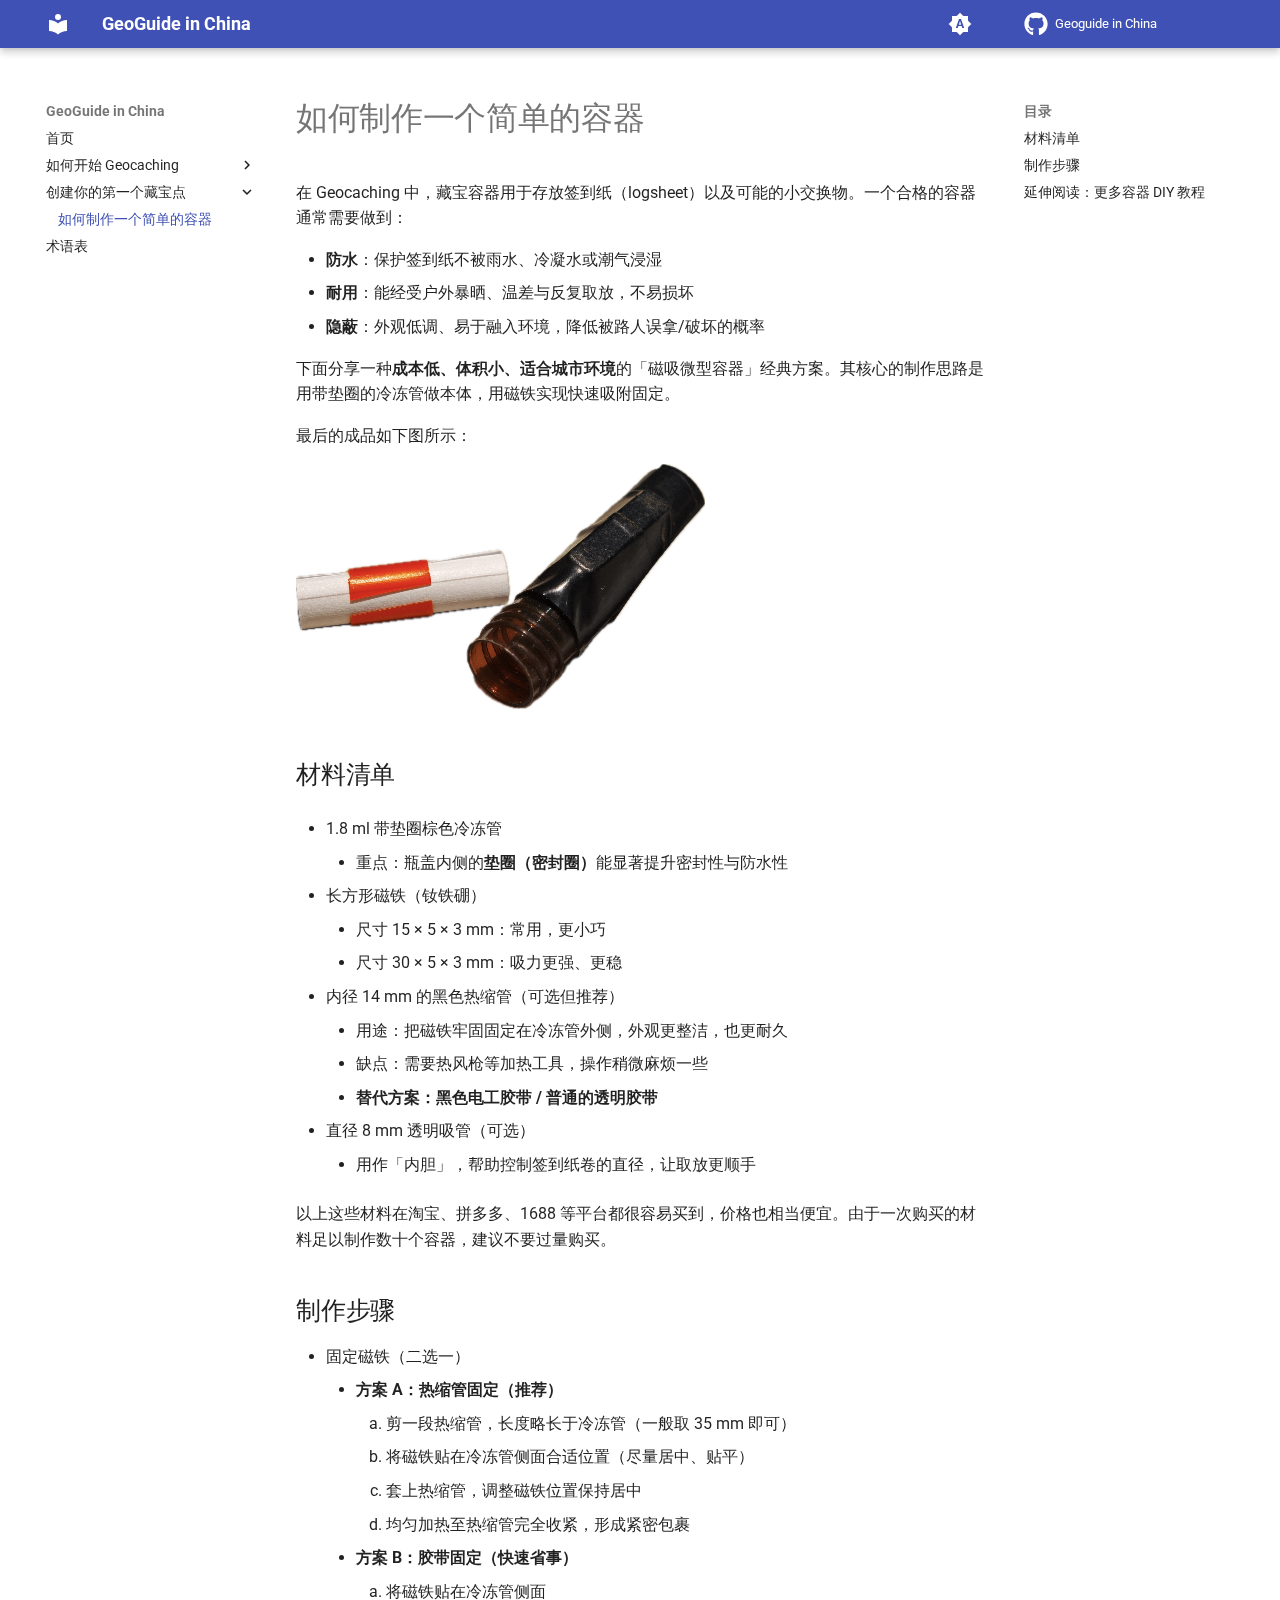
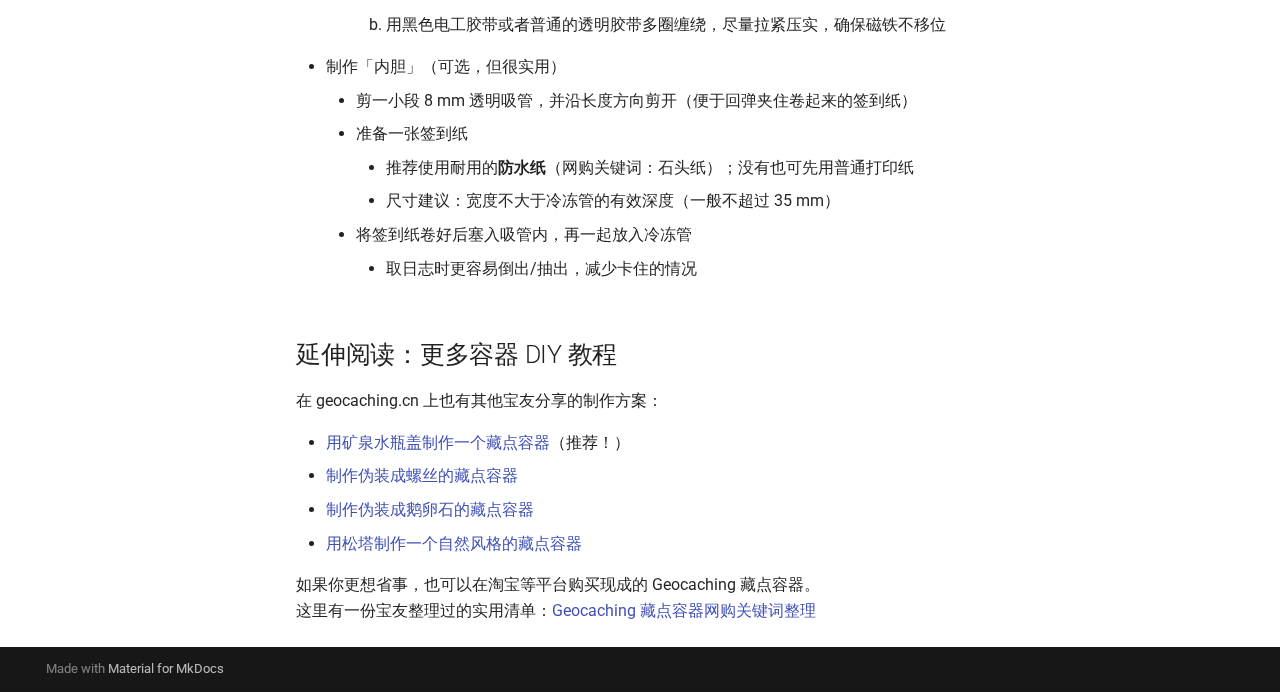
<file: hiding-a-cache/simple-container/index.html>
<!DOCTYPE html><html lang="zh" class="no-js"><head>
    
      <meta charset="utf-8">
      <meta name="viewport" content="width=device-width,initial-scale=1">
      
      
      
        <link rel="canonical" href="https://www.geoguide.top/hiding-a-cache/simple-container/">
      
      
        <link rel="prev" href="../">
      
      
        <link rel="next" href="../../glossary/">
      
      
        
      
      
      <link rel="icon" href="../../assets/images/favicon.png">
      <meta name="generator" content="mkdocs-1.6.1, mkdocs-material-9.7.4">
    
    
      
        <title>如何制作一个简单的容器 - GeoGuide in China</title>
      
    
    
      <link rel="stylesheet" href="../../assets/stylesheets/main.484c7ddc.min.css">
      
        
        <link rel="stylesheet" href="../../assets/stylesheets/palette.ab4e12ef.min.css">
      
      


    
    
      
    
    
      
        
        
        <link rel="preconnect" href="https://fonts.gstatic.com" crossorigin="">
        <link rel="stylesheet" href="https://fonts.googleapis.com/css?family=Roboto:300,300i,400,400i,700,700i%7CRoboto+Mono:400,400i,700,700i&amp;display=fallback">
        <style>:root{--md-text-font:"Roboto";--md-code-font:"Roboto Mono"}</style>
      
    
    
    <script>__md_scope=new URL("../..",location),__md_hash=e=>[...e].reduce(((e,_)=>(e<<5)-e+_.charCodeAt(0)),0),__md_get=(e,_=localStorage,t=__md_scope)=>JSON.parse(_.getItem(t.pathname+"."+e)),__md_set=(e,_,t=localStorage,a=__md_scope)=>{try{t.setItem(a.pathname+"."+e,JSON.stringify(_))}catch(e){}}</script>
    
      

    
    
  <link href="../../assets/stylesheets/glightbox.min.css" rel="stylesheet"><script src="../../assets/javascripts/glightbox.min.js"></script><style id="glightbox-style">
            html.glightbox-open { overflow: initial; height: 100%; }
            .gslide-title { margin-top: 0px; user-select: text; }
            .gslide-desc { color: #666; user-select: text; }
            .gslide-image img { background: white; }
            .gscrollbar-fixer { padding-right: 15px; }
            .gdesc-inner { font-size: 0.75rem; }
            body[data-md-color-scheme="slate"] .gdesc-inner { background: var(--md-default-bg-color); }
            body[data-md-color-scheme="slate"] .gslide-title { color: var(--md-default-fg-color); }
            body[data-md-color-scheme="slate"] .gslide-desc { color: var(--md-default-fg-color); }
        </style></head>
  
  
    
    
      
    
    
    
    
    <body dir="ltr" data-md-color-scheme="default" data-md-color-primary="indigo" data-md-color-accent="indigo">
  
    
    <input class="md-toggle" data-md-toggle="drawer" type="checkbox" id="__drawer" autocomplete="off">
    <input class="md-toggle" data-md-toggle="search" type="checkbox" id="__search" autocomplete="off">
    <label class="md-overlay" for="__drawer"></label>
    <div data-md-component="skip">
      
        
        <a href="#simple-container" class="md-skip">
          跳转至
        </a>
      
    </div>
    <div data-md-component="announce">
      
    </div>
    
    
      

  

<header class="md-header md-header--shadow" data-md-component="header">
  <nav class="md-header__inner md-grid" aria-label="页眉">
    <a href="../.." title="GeoGuide in China" class="md-header__button md-logo" aria-label="GeoGuide in China" data-md-component="logo">
      
  
  <svg xmlns="http://www.w3.org/2000/svg" viewBox="0 0 24 24"><path d="M12 8a3 3 0 0 0 3-3 3 3 0 0 0-3-3 3 3 0 0 0-3 3 3 3 0 0 0 3 3m0 3.54C9.64 9.35 6.5 8 3 8v11c3.5 0 6.64 1.35 9 3.54 2.36-2.19 5.5-3.54 9-3.54V8c-3.5 0-6.64 1.35-9 3.54"></path></svg>

    </a>
    <label class="md-header__button md-icon" for="__drawer">
      
      <svg xmlns="http://www.w3.org/2000/svg" viewBox="0 0 24 24"><path d="M3 6h18v2H3zm0 5h18v2H3zm0 5h18v2H3z"></path></svg>
    </label>
    <div class="md-header__title" data-md-component="header-title">
      <div class="md-header__ellipsis">
        <div class="md-header__topic">
          <span class="md-ellipsis">
            GeoGuide in China
          </span>
        </div>
        <div class="md-header__topic" data-md-component="header-topic">
          <span class="md-ellipsis">
            
              如何制作一个简单的容器
            
          </span>
        </div>
      </div>
    </div>
    
      
        <form class="md-header__option" data-md-component="palette">
  
    
    
    
    <input class="md-option" data-md-color-media="(prefers-color-scheme)" data-md-color-scheme="default" data-md-color-primary="indigo" data-md-color-accent="indigo" aria-label="Switch to light mode" type="radio" name="__palette" id="__palette_0">
    
      <label class="md-header__button md-icon" title="Switch to light mode" for="__palette_1" hidden="">
        <svg xmlns="http://www.w3.org/2000/svg" viewBox="0 0 24 24"><path d="m14.3 16-.7-2h-3.2l-.7 2H7.8L11 7h2l3.2 9zM20 8.69V4h-4.69L12 .69 8.69 4H4v4.69L.69 12 4 15.31V20h4.69L12 23.31 15.31 20H20v-4.69L23.31 12zm-9.15 3.96h2.3L12 9z"></path></svg>
      </label>
    
  
    
    
    
    <input class="md-option" data-md-color-media="(prefers-color-scheme: light)" data-md-color-scheme="default" data-md-color-primary="indigo" data-md-color-accent="indigo" aria-label="Switch to dark mode" type="radio" name="__palette" id="__palette_1">
    
      <label class="md-header__button md-icon" title="Switch to dark mode" for="__palette_2" hidden="">
        <svg xmlns="http://www.w3.org/2000/svg" viewBox="0 0 24 24"><path d="M12 8a4 4 0 0 0-4 4 4 4 0 0 0 4 4 4 4 0 0 0 4-4 4 4 0 0 0-4-4m0 10a6 6 0 0 1-6-6 6 6 0 0 1 6-6 6 6 0 0 1 6 6 6 6 0 0 1-6 6m8-9.31V4h-4.69L12 .69 8.69 4H4v4.69L.69 12 4 15.31V20h4.69L12 23.31 15.31 20H20v-4.69L23.31 12z"></path></svg>
      </label>
    
  
    
    
    
    <input class="md-option" data-md-color-media="(prefers-color-scheme: dark)" data-md-color-scheme="slate" data-md-color-primary="indigo" data-md-color-accent="indigo" aria-label="Switch to system preference" type="radio" name="__palette" id="__palette_2">
    
      <label class="md-header__button md-icon" title="Switch to system preference" for="__palette_0" hidden="">
        <svg xmlns="http://www.w3.org/2000/svg" viewBox="0 0 24 24"><path d="M12 18c-.89 0-1.74-.2-2.5-.55C11.56 16.5 13 14.42 13 12s-1.44-4.5-3.5-5.45C10.26 6.2 11.11 6 12 6a6 6 0 0 1 6 6 6 6 0 0 1-6 6m8-9.31V4h-4.69L12 .69 8.69 4H4v4.69L.69 12 4 15.31V20h4.69L12 23.31 15.31 20H20v-4.69L23.31 12z"></path></svg>
      </label>
    
  
</form>
      
    
    
      <script>var palette=__md_get("__palette");if(palette&&palette.color){if("(prefers-color-scheme)"===palette.color.media){var media=matchMedia("(prefers-color-scheme: light)"),input=document.querySelector(media.matches?"[data-md-color-media='(prefers-color-scheme: light)']":"[data-md-color-media='(prefers-color-scheme: dark)']");palette.color.media=input.getAttribute("data-md-color-media"),palette.color.scheme=input.getAttribute("data-md-color-scheme"),palette.color.primary=input.getAttribute("data-md-color-primary"),palette.color.accent=input.getAttribute("data-md-color-accent")}for(var[key,value]of Object.entries(palette.color))document.body.setAttribute("data-md-color-"+key,value)}</script>
    
    
    
    
      <div class="md-header__source">
        <a href="https://github.com/Konano/geoguide-in-china" title="前往仓库" class="md-source" data-md-component="source">
  <div class="md-source__icon md-icon">
    
    <svg xmlns="http://www.w3.org/2000/svg" viewBox="0 0 512 512"><!--! Font Awesome Free 7.1.0 by @fontawesome - https://fontawesome.com License - https://fontawesome.com/license/free (Icons: CC BY 4.0, Fonts: SIL OFL 1.1, Code: MIT License) Copyright 2025 Fonticons, Inc.--><path d="M173.9 397.4c0 2-2.3 3.6-5.2 3.6-3.3.3-5.6-1.3-5.6-3.6 0-2 2.3-3.6 5.2-3.6 3-.3 5.6 1.3 5.6 3.6m-31.1-4.5c-.7 2 1.3 4.3 4.3 4.9 2.6 1 5.6 0 6.2-2s-1.3-4.3-4.3-5.2c-2.6-.7-5.5.3-6.2 2.3m44.2-1.7c-2.9.7-4.9 2.6-4.6 4.9.3 2 2.9 3.3 5.9 2.6 2.9-.7 4.9-2.6 4.6-4.6-.3-1.9-3-3.2-5.9-2.9M252.8 8C114.1 8 8 113.3 8 252c0 110.9 69.8 205.8 169.5 239.2 12.8 2.3 17.3-5.6 17.3-12.1 0-6.2-.3-40.4-.3-61.4 0 0-70 15-84.7-29.8 0 0-11.4-29.1-27.8-36.6 0 0-22.9-15.7 1.6-15.4 0 0 24.9 2 38.6 25.8 21.9 38.6 58.6 27.5 72.9 20.9 2.3-16 8.8-27.1 16-33.7-55.9-6.2-112.3-14.3-112.3-110.5 0-27.5 7.6-41.3 23.6-58.9-2.6-6.5-11.1-33.3 2.6-67.9 20.9-6.5 69 27 69 27 20-5.6 41.5-8.5 62.8-8.5s42.8 2.9 62.8 8.5c0 0 48.1-33.6 69-27 13.7 34.7 5.2 61.4 2.6 67.9 16 17.7 25.8 31.5 25.8 58.9 0 96.5-58.9 104.2-114.8 110.5 9.2 7.9 17 22.9 17 46.4 0 33.7-.3 75.4-.3 83.6 0 6.5 4.6 14.4 17.3 12.1C436.2 457.8 504 362.9 504 252 504 113.3 391.5 8 252.8 8M105.2 352.9c-1.3 1-1 3.3.7 5.2 1.6 1.6 3.9 2.3 5.2 1 1.3-1 1-3.3-.7-5.2-1.6-1.6-3.9-2.3-5.2-1m-10.8-8.1c-.7 1.3.3 2.9 2.3 3.9 1.6 1 3.6.7 4.3-.7.7-1.3-.3-2.9-2.3-3.9-2-.6-3.6-.3-4.3.7m32.4 35.6c-1.6 1.3-1 4.3 1.3 6.2 2.3 2.3 5.2 2.6 6.5 1 1.3-1.3.7-4.3-1.3-6.2-2.2-2.3-5.2-2.6-6.5-1m-11.4-14.7c-1.6 1-1.6 3.6 0 5.9s4.3 3.3 5.6 2.3c1.6-1.3 1.6-3.9 0-6.2-1.4-2.3-4-3.3-5.6-2"></path></svg>
  </div>
  <div class="md-source__repository">
    Geoguide in China
  </div>
</a>
      </div>
    
  </nav>
  
</header>
    
    <div class="md-container" data-md-component="container">
      
      
        
          
        
      
      <main class="md-main" data-md-component="main">
        <div class="md-main__inner md-grid">
          
            
              
              <div class="md-sidebar md-sidebar--primary" data-md-component="sidebar" data-md-type="navigation">
                <div class="md-sidebar__scrollwrap">
                  <div class="md-sidebar__inner">
                    



<nav class="md-nav md-nav--primary" aria-label="导航栏" data-md-level="0">
  <label class="md-nav__title" for="__drawer">
    <a href="../.." title="GeoGuide in China" class="md-nav__button md-logo" aria-label="GeoGuide in China" data-md-component="logo">
      
  
  <svg xmlns="http://www.w3.org/2000/svg" viewBox="0 0 24 24"><path d="M12 8a3 3 0 0 0 3-3 3 3 0 0 0-3-3 3 3 0 0 0-3 3 3 3 0 0 0 3 3m0 3.54C9.64 9.35 6.5 8 3 8v11c3.5 0 6.64 1.35 9 3.54 2.36-2.19 5.5-3.54 9-3.54V8c-3.5 0-6.64 1.35-9 3.54"></path></svg>

    </a>
    GeoGuide in China
  </label>
  
    <div class="md-nav__source">
      <a href="https://github.com/Konano/geoguide-in-china" title="前往仓库" class="md-source" data-md-component="source">
  <div class="md-source__icon md-icon">
    
    <svg xmlns="http://www.w3.org/2000/svg" viewBox="0 0 512 512"><!--! Font Awesome Free 7.1.0 by @fontawesome - https://fontawesome.com License - https://fontawesome.com/license/free (Icons: CC BY 4.0, Fonts: SIL OFL 1.1, Code: MIT License) Copyright 2025 Fonticons, Inc.--><path d="M173.9 397.4c0 2-2.3 3.6-5.2 3.6-3.3.3-5.6-1.3-5.6-3.6 0-2 2.3-3.6 5.2-3.6 3-.3 5.6 1.3 5.6 3.6m-31.1-4.5c-.7 2 1.3 4.3 4.3 4.9 2.6 1 5.6 0 6.2-2s-1.3-4.3-4.3-5.2c-2.6-.7-5.5.3-6.2 2.3m44.2-1.7c-2.9.7-4.9 2.6-4.6 4.9.3 2 2.9 3.3 5.9 2.6 2.9-.7 4.9-2.6 4.6-4.6-.3-1.9-3-3.2-5.9-2.9M252.8 8C114.1 8 8 113.3 8 252c0 110.9 69.8 205.8 169.5 239.2 12.8 2.3 17.3-5.6 17.3-12.1 0-6.2-.3-40.4-.3-61.4 0 0-70 15-84.7-29.8 0 0-11.4-29.1-27.8-36.6 0 0-22.9-15.7 1.6-15.4 0 0 24.9 2 38.6 25.8 21.9 38.6 58.6 27.5 72.9 20.9 2.3-16 8.8-27.1 16-33.7-55.9-6.2-112.3-14.3-112.3-110.5 0-27.5 7.6-41.3 23.6-58.9-2.6-6.5-11.1-33.3 2.6-67.9 20.9-6.5 69 27 69 27 20-5.6 41.5-8.5 62.8-8.5s42.8 2.9 62.8 8.5c0 0 48.1-33.6 69-27 13.7 34.7 5.2 61.4 2.6 67.9 16 17.7 25.8 31.5 25.8 58.9 0 96.5-58.9 104.2-114.8 110.5 9.2 7.9 17 22.9 17 46.4 0 33.7-.3 75.4-.3 83.6 0 6.5 4.6 14.4 17.3 12.1C436.2 457.8 504 362.9 504 252 504 113.3 391.5 8 252.8 8M105.2 352.9c-1.3 1-1 3.3.7 5.2 1.6 1.6 3.9 2.3 5.2 1 1.3-1 1-3.3-.7-5.2-1.6-1.6-3.9-2.3-5.2-1m-10.8-8.1c-.7 1.3.3 2.9 2.3 3.9 1.6 1 3.6.7 4.3-.7.7-1.3-.3-2.9-2.3-3.9-2-.6-3.6-.3-4.3.7m32.4 35.6c-1.6 1.3-1 4.3 1.3 6.2 2.3 2.3 5.2 2.6 6.5 1 1.3-1.3.7-4.3-1.3-6.2-2.2-2.3-5.2-2.6-6.5-1m-11.4-14.7c-1.6 1-1.6 3.6 0 5.9s4.3 3.3 5.6 2.3c1.6-1.3 1.6-3.9 0-6.2-1.4-2.3-4-3.3-5.6-2"></path></svg>
  </div>
  <div class="md-source__repository">
    Geoguide in China
  </div>
</a>
    </div>
  
  <ul class="md-nav__list" data-md-scrollfix="">
    
      
      
  
  
  
  
    <li class="md-nav__item">
      <a href="../.." class="md-nav__link">
        
  
  
  <span class="md-ellipsis">
    
  
    首页
  

    
  </span>
  
  

      </a>
    </li>
  

    
      
      
  
  
  
  
    
    
      
        
          
        
      
        
      
        
      
        
      
    
    
    
    
    <li class="md-nav__item md-nav__item--nested">
      
        
        
        <input class="md-nav__toggle md-toggle " type="checkbox" id="__nav_2">
        
          
          <div class="md-nav__link md-nav__container">
            <a href="../../getting-started/" class="md-nav__link ">
              
  
  
  <span class="md-ellipsis">
    
  
    如何开始 Geocaching
  

    
  </span>
  
  

            </a>
            
              
              <label class="md-nav__link " for="__nav_2" id="__nav_2_label" tabindex="0">
                <span class="md-nav__icon md-icon"></span>
              </label>
            
          </div>
        
        <nav class="md-nav" data-md-level="1" aria-labelledby="__nav_2_label" aria-expanded="false">
          <label class="md-nav__title" for="__nav_2">
            <span class="md-nav__icon md-icon"></span>
            
  
    如何开始 Geocaching
  

          </label>
          <ul class="md-nav__list" data-md-scrollfix="">
            
              
            
              
                
  
  
  
  
    <li class="md-nav__item">
      <a href="../../getting-started/cgeo/" class="md-nav__link">
        
  
  
  <span class="md-ellipsis">
    
  
    c:geo
  

    
  </span>
  
  

      </a>
    </li>
  

              
            
              
                
  
  
  
  
    <li class="md-nav__item">
      <a href="../../getting-started/l4c/" class="md-nav__link">
        
  
  
  <span class="md-ellipsis">
    
  
    Looking4Cache (L4C)
  

    
  </span>
  
  

      </a>
    </li>
  

              
            
              
                
  
  
  
  
    <li class="md-nav__item">
      <a href="../../getting-started/tftc/" class="md-nav__link">
        
  
  
  <span class="md-ellipsis">
    
  
    tftc.top
  

    
  </span>
  
  

      </a>
    </li>
  

              
            
          </ul>
        </nav>
      
    </li>
  

    
      
      
  
  
    
  
  
  
    
    
      
        
          
        
      
        
      
    
    
    
    
    <li class="md-nav__item md-nav__item--active md-nav__item--nested">
      
        
        
        <input class="md-nav__toggle md-toggle " type="checkbox" id="__nav_3" checked="">
        
          
          <div class="md-nav__link md-nav__container">
            <a href="../" class="md-nav__link ">
              
  
  
  <span class="md-ellipsis">
    
  
    创建你的第一个藏宝点
  

    
  </span>
  
  

            </a>
            
              
              <label class="md-nav__link " for="__nav_3" id="__nav_3_label" tabindex="0">
                <span class="md-nav__icon md-icon"></span>
              </label>
            
          </div>
        
        <nav class="md-nav" data-md-level="1" aria-labelledby="__nav_3_label" aria-expanded="true">
          <label class="md-nav__title" for="__nav_3">
            <span class="md-nav__icon md-icon"></span>
            
  
    创建你的第一个藏宝点
  

          </label>
          <ul class="md-nav__list" data-md-scrollfix="">
            
              
            
              
                
  
  
    
  
  
  
    <li class="md-nav__item md-nav__item--active">
      
      <input class="md-nav__toggle md-toggle" type="checkbox" id="__toc">
      
      
        
      
      
        <label class="md-nav__link md-nav__link--active" for="__toc">
          
  
  
  <span class="md-ellipsis">
    
  
    如何制作一个简单的容器
  

    
  </span>
  
  

          <span class="md-nav__icon md-icon"></span>
        </label>
      
      <a href="./" class="md-nav__link md-nav__link--active">
        
  
  
  <span class="md-ellipsis">
    
  
    如何制作一个简单的容器
  

    
  </span>
  
  

      </a>
      
        

<nav class="md-nav md-nav--secondary" aria-label="目录">
  
  
  
    
  
  
    <label class="md-nav__title" for="__toc">
      <span class="md-nav__icon md-icon"></span>
      目录
    </label>
    <ul class="md-nav__list" data-md-component="toc" data-md-scrollfix="">
      
        <li class="md-nav__item">
  <a href="#materials" class="md-nav__link">
    <span class="md-ellipsis">
      
        材料清单
      
    </span>
  </a>
  
</li>
      
        <li class="md-nav__item">
  <a href="#steps" class="md-nav__link">
    <span class="md-ellipsis">
      
        制作步骤
      
    </span>
  </a>
  
</li>
      
        <li class="md-nav__item">
  <a href="#more-diy" class="md-nav__link">
    <span class="md-ellipsis">
      
        延伸阅读：更多容器 DIY 教程
      
    </span>
  </a>
  
</li>
      
    </ul>
  
</nav>
      
    </li>
  

              
            
          </ul>
        </nav>
      
    </li>
  

    
      
      
  
  
  
  
    <li class="md-nav__item">
      <a href="../../glossary/" class="md-nav__link">
        
  
  
  <span class="md-ellipsis">
    
  
    术语表
  

    
  </span>
  
  

      </a>
    </li>
  

    
  </ul>
</nav>
                  </div>
                </div>
              </div>
            
            
              
              <div class="md-sidebar md-sidebar--secondary" data-md-component="sidebar" data-md-type="toc">
                <div class="md-sidebar__scrollwrap">
                  <div class="md-sidebar__inner">
                    

<nav class="md-nav md-nav--secondary" aria-label="目录">
  
  
  
    
  
  
    <label class="md-nav__title" for="__toc">
      <span class="md-nav__icon md-icon"></span>
      目录
    </label>
    <ul class="md-nav__list" data-md-component="toc" data-md-scrollfix="">
      
        <li class="md-nav__item">
  <a href="#materials" class="md-nav__link">
    <span class="md-ellipsis">
      
        材料清单
      
    </span>
  </a>
  
</li>
      
        <li class="md-nav__item">
  <a href="#steps" class="md-nav__link">
    <span class="md-ellipsis">
      
        制作步骤
      
    </span>
  </a>
  
</li>
      
        <li class="md-nav__item">
  <a href="#more-diy" class="md-nav__link">
    <span class="md-ellipsis">
      
        延伸阅读：更多容器 DIY 教程
      
    </span>
  </a>
  
</li>
      
    </ul>
  
</nav>
                  </div>
                </div>
              </div>
            
          
          
            <div class="md-content" data-md-component="content">
              
              <article class="md-content__inner md-typeset">
                
                  


  
  


<h1 id="simple-container">如何制作一个简单的容器<a class="headerlink" href="#simple-container" title="Permanent link">¶</a></h1>
<p>在 Geocaching 中，藏宝容器用于存放签到纸（logsheet）以及可能的小交换物。一个合格的容器通常需要做到：</p>
<ul>
<li><strong>防水</strong>：保护签到纸不被雨水、冷凝水或潮气浸湿</li>
<li><strong>耐用</strong>：能经受户外暴晒、温差与反复取放，不易损坏</li>
<li><strong>隐蔽</strong>：外观低调、易于融入环境，降低被路人误拿/破坏的概率</li>
</ul>
<p>下面分享一种<strong>成本低、体积小、适合城市环境</strong>的「磁吸微型容器」经典方案。其核心的制作思路是用带垫圈的冷冻管做本体，用磁铁实现快速吸附固定。</p>
<p>最后的成品如下图所示：</p>
<p><a class="glightbox" data-type="image" data-width="auto" data-height="auto" href="../imgs/container.png" data-desc-position="bottom"><img alt="容器成品图" src="../imgs/container.png"></a></p>
<h2 id="materials">材料清单<a class="headerlink" href="#materials" title="Permanent link">¶</a></h2>
<ul>
<li>
<p>1.8 ml 带垫圈棕色冷冻管</p>
<ul>
<li>重点：瓶盖内侧的<strong>垫圈（密封圈）</strong>能显著提升密封性与防水性</li>
</ul>
</li>
<li>
<p>长方形磁铁（钕铁硼）</p>
<ul>
<li>尺寸 15 × 5 × 3 mm：常用，更小巧</li>
<li>尺寸 30 × 5 × 3 mm：吸力更强、更稳</li>
</ul>
</li>
<li>
<p>内径 14 mm 的黑色热缩管（可选但推荐）</p>
<ul>
<li>用途：把磁铁牢固固定在冷冻管外侧，外观更整洁，也更耐久</li>
<li>缺点：需要热风枪等加热工具，操作稍微麻烦一些</li>
<li><strong>替代方案：黑色电工胶带 / 普通的透明胶带</strong></li>
</ul>
</li>
<li>
<p>直径 8 mm 透明吸管（可选）</p>
<ul>
<li>用作「内胆」，帮助控制签到纸卷的直径，让取放更顺手</li>
</ul>
</li>
</ul>
<p>以上这些材料在淘宝、拼多多、1688 等平台都很容易买到，价格也相当便宜。由于一次购买的材料足以制作数十个容器，建议不要过量购买。</p>
<h2 id="steps">制作步骤<a class="headerlink" href="#steps" title="Permanent link">¶</a></h2>
<ul>
<li>固定磁铁（二选一）<ul>
<li><strong>方案 A：热缩管固定（推荐）</strong><ol>
<li>剪一段热缩管，长度略长于冷冻管（一般取 35 mm 即可）</li>
<li>将磁铁贴在冷冻管侧面合适位置（尽量居中、贴平）</li>
<li>套上热缩管，调整磁铁位置保持居中</li>
<li>均匀加热至热缩管完全收紧，形成紧密包裹</li>
</ol>
</li>
<li><strong>方案 B：胶带固定（快速省事）</strong><ol>
<li>将磁铁贴在冷冻管侧面</li>
<li>用黑色电工胶带或者普通的透明胶带多圈缠绕，尽量拉紧压实，确保磁铁不移位</li>
</ol>
</li>
</ul>
</li>
<li>制作「内胆」（可选，但很实用）<ul>
<li>剪一小段 8 mm 透明吸管，并沿长度方向剪开（便于回弹夹住卷起来的签到纸）</li>
<li>准备一张签到纸<ul>
<li>推荐使用耐用的<strong>防水纸</strong>（网购关键词：石头纸）；没有也可先用普通打印纸</li>
<li>尺寸建议：宽度不大于冷冻管的有效深度（一般不超过 35 mm）</li>
</ul>
</li>
<li>将签到纸卷好后塞入吸管内，再一起放入冷冻管<ul>
<li>取日志时更容易倒出/抽出，减少卡住的情况</li>
</ul>
</li>
</ul>
</li>
</ul>
<h2 id="more-diy">延伸阅读：更多容器 DIY 教程<a class="headerlink" href="#more-diy" title="Permanent link">¶</a></h2>
<p>在 geocaching.cn 上也有其他宝友分享的制作方案：</p>
<ul>
<li><a href="https://geocaching.cn/2020/01/make-a-micro-container-with-bottle-caps/">用矿泉水瓶盖制作一个藏点容器</a>（推荐！）</li>
<li><a href="https://geocaching.cn/2023/06/screw-cache-diy-tutorial/">制作伪装成螺丝的藏点容器</a></li>
<li><a href="https://geocaching.cn/2017/12/fake-rock-container-diy-by-lc1111/">制作伪装成鹅卵石的藏点容器</a></li>
<li><a href="https://geocaching.cn/2017/12/conifer-cone-container-diy-by-lc1111/">用松塔制作一个自然风格的藏点容器</a></li>
</ul>
<p>如果你更想省事，也可以在淘宝等平台购买现成的 Geocaching 藏点容器。<br>
这里有一份宝友整理过的实用清单：<a href="https://geocaching.cn/2023/10/geocaching-internet-shopping-keywords-for-containers/">Geocaching 藏点容器网购关键词整理</a></p>












                
              </article>
            </div>
          
          
<script>var target=document.getElementById(location.hash.slice(1));target&&target.name&&(target.checked=target.name.startsWith("__tabbed_"))</script>
        </div>
        
      </main>
      
        <footer class="md-footer">
  
  <div class="md-footer-meta md-typeset">
    <div class="md-footer-meta__inner md-grid">
      <div class="md-copyright">
  
  
    Made with
    <a href="https://squidfunk.github.io/mkdocs-material/" target="_blank" rel="noopener">
      Material for MkDocs
    </a>
  
</div>
      
    </div>
  </div>
</footer>
      
    </div>
    <div class="md-dialog" data-md-component="dialog">
      <div class="md-dialog__inner md-typeset"></div>
    </div>
    
    
    
      
      
      <script id="__config" type="application/json">{"annotate": null, "base": "../..", "features": ["navigation.instant", "navigation.instant.prefetch", "navigation.indexes", "toc.follow"], "search": "../../assets/javascripts/workers/search.2c215733.min.js", "tags": null, "translations": {"clipboard.copied": "\u5df2\u590d\u5236", "clipboard.copy": "\u590d\u5236", "search.result.more.one": "\u5728\u8be5\u9875\u4e0a\u8fd8\u6709 1 \u4e2a\u7b26\u5408\u6761\u4ef6\u7684\u7ed3\u679c", "search.result.more.other": "\u5728\u8be5\u9875\u4e0a\u8fd8\u6709 # \u4e2a\u7b26\u5408\u6761\u4ef6\u7684\u7ed3\u679c", "search.result.none": "\u6ca1\u6709\u627e\u5230\u7b26\u5408\u6761\u4ef6\u7684\u7ed3\u679c", "search.result.one": "\u627e\u5230 1 \u4e2a\u7b26\u5408\u6761\u4ef6\u7684\u7ed3\u679c", "search.result.other": "# \u4e2a\u7b26\u5408\u6761\u4ef6\u7684\u7ed3\u679c", "search.result.placeholder": "\u952e\u5165\u4ee5\u5f00\u59cb\u641c\u7d22", "search.result.term.missing": "\u7f3a\u5c11", "select.version": "\u9009\u62e9\u5f53\u524d\u7248\u672c"}, "version": null}</script>
    
    
      <script src="../../assets/javascripts/bundle.79ae519e.min.js"></script>
      
    
  
<script id="init-glightbox">const lightbox = GLightbox({"touchNavigation": true, "loop": false, "zoomable": true, "draggable": true, "openEffect": "zoom", "closeEffect": "zoom", "slideEffect": "slide"});
document$.subscribe(()=>{ lightbox.reload(); });
</script></body></html>
</file>
<file: assets/stylesheets/main.2afb09e1.min.css>
@charset "UTF-8";html{-webkit-text-size-adjust:none;-moz-text-size-adjust:none;text-size-adjust:none;box-sizing:border-box}*,:after,:before{box-sizing:inherit}@media (prefers-reduced-motion){*,:after,:before{transition:none!important}}body{margin:0}a,button,input,label{-webkit-tap-highlight-color:transparent}a{color:inherit;text-decoration:none}hr{border:0;box-sizing:initial;display:block;height:.05rem;overflow:visible;padding:0}small{font-size:80%}sub,sup{line-height:1em}img{border-style:none}table{border-collapse:initial;border-spacing:0}td,th{font-weight:400;vertical-align:top}button{background:#0000;border:0;font-family:inherit;font-size:inherit;margin:0;padding:0}input{border:0;outline:none}:root{--md-primary-fg-color:#4051b5;--md-primary-fg-color--light:#5d6cc0;--md-primary-fg-color--dark:#303fa1;--md-primary-bg-color:#fff;--md-primary-bg-color--light:#ffffffb3;--md-accent-fg-color:#526cfe;--md-accent-fg-color--transparent:#526cfe1a;--md-accent-bg-color:#fff;--md-accent-bg-color--light:#ffffffb3}[data-md-color-scheme=default]{color-scheme:light}[data-md-color-scheme=default] img[src$="#gh-dark-mode-only"],[data-md-color-scheme=default] img[src$="#only-dark"]{display:none}:root,[data-md-color-scheme=default]{--md-hue:225deg;--md-default-fg-color:#000000de;--md-default-fg-color--light:#0000008a;--md-default-fg-color--lighter:#00000052;--md-default-fg-color--lightest:#00000012;--md-default-bg-color:#fff;--md-default-bg-color--light:#ffffffb3;--md-default-bg-color--lighter:#ffffff4d;--md-default-bg-color--lightest:#ffffff1f;--md-code-fg-color:#36464e;--md-code-bg-color:#f5f5f5;--md-code-hl-color:#4287ff;--md-code-hl-color--light:#4287ff1a;--md-code-hl-number-color:#d52a2a;--md-code-hl-special-color:#db1457;--md-code-hl-function-color:#a846b9;--md-code-hl-constant-color:#6e59d9;--md-code-hl-keyword-color:#3f6ec6;--md-code-hl-string-color:#1c7d4d;--md-code-hl-name-color:var(--md-code-fg-color);--md-code-hl-operator-color:var(--md-default-fg-color--light);--md-code-hl-punctuation-color:var(--md-default-fg-color--light);--md-code-hl-comment-color:var(--md-default-fg-color--light);--md-code-hl-generic-color:var(--md-default-fg-color--light);--md-code-hl-variable-color:var(--md-default-fg-color--light);--md-typeset-color:var(--md-default-fg-color);--md-typeset-a-color:var(--md-primary-fg-color);--md-typeset-del-color:#f5503d26;--md-typeset-ins-color:#0bd57026;--md-typeset-kbd-color:#fafafa;--md-typeset-kbd-accent-color:#fff;--md-typeset-kbd-border-color:#b8b8b8;--md-typeset-mark-color:#ffff0080;--md-typeset-table-color:#0000001f;--md-typeset-table-color--light:rgba(0,0,0,.035);--md-admonition-fg-color:var(--md-default-fg-color);--md-admonition-bg-color:var(--md-default-bg-color);--md-warning-fg-color:#000000de;--md-warning-bg-color:#ff9;--md-footer-fg-color:#fff;--md-footer-fg-color--light:#ffffffb3;--md-footer-fg-color--lighter:#ffffff73;--md-footer-bg-color:#000000de;--md-footer-bg-color--dark:#00000052;--md-shadow-z1:0 0.2rem 0.5rem #0000000d,0 0 0.05rem #0000001a;--md-shadow-z2:0 0.2rem 0.5rem #0000001a,0 0 0.05rem #00000040;--md-shadow-z3:0 0.2rem 0.5rem #0003,0 0 0.05rem #00000059}.md-icon svg{fill:currentcolor;display:block;height:1.2rem;width:1.2rem}body{-webkit-font-smoothing:antialiased;-moz-osx-font-smoothing:grayscale;--md-text-font-family:var(--md-text-font,_),-apple-system,BlinkMacSystemFont,Helvetica,Arial,sans-serif;--md-code-font-family:var(--md-code-font,_),SFMono-Regular,Consolas,Menlo,monospace}aside,body,input{font-feature-settings:"kern","liga";color:var(--md-typeset-color);font-family:var(--md-text-font-family)}code,kbd,pre{font-feature-settings:"kern";font-family:var(--md-code-font-family)}:root{--md-typeset-table-sort-icon:url('data:image/svg+xml;charset=utf-8,<svg xmlns="http://www.w3.org/2000/svg" viewBox="0 0 24 24"><path d="m18 21-4-4h3V7h-3l4-4 4 4h-3v10h3M2 19v-2h10v2M2 13v-2h7v2M2 7V5h4v2z"/></svg>');--md-typeset-table-sort-icon--asc:url('data:image/svg+xml;charset=utf-8,<svg xmlns="http://www.w3.org/2000/svg" viewBox="0 0 24 24"><path d="M19 17h3l-4 4-4-4h3V3h2M2 17h10v2H2M6 5v2H2V5m0 6h7v2H2z"/></svg>');--md-typeset-table-sort-icon--desc:url('data:image/svg+xml;charset=utf-8,<svg xmlns="http://www.w3.org/2000/svg" viewBox="0 0 24 24"><path d="M19 7h3l-4-4-4 4h3v14h2M2 17h10v2H2M6 5v2H2V5m0 6h7v2H2z"/></svg>')}.md-typeset{-webkit-print-color-adjust:exact;color-adjust:exact;font-size:.8rem;line-height:1.6;overflow-wrap:break-word}@media print{.md-typeset{font-size:.68rem}}.md-typeset blockquote,.md-typeset dl,.md-typeset figure,.md-typeset ol,.md-typeset pre,.md-typeset ul{margin-bottom:1em;margin-top:1em}.md-typeset h1{color:var(--md-default-fg-color--light);font-size:2em;line-height:1.3;margin:0 0 1.25em}.md-typeset h1,.md-typeset h2{font-weight:300;letter-spacing:-.01em}.md-typeset h2{font-size:1.5625em;line-height:1.4;margin:1.6em 0 .64em}.md-typeset h3{font-size:1.25em;font-weight:400;letter-spacing:-.01em;line-height:1.5;margin:1.6em 0 .8em}.md-typeset h2+h3{margin-top:.8em}.md-typeset h4{font-weight:700;letter-spacing:-.01em;margin:1em 0}.md-typeset h5,.md-typeset h6{color:var(--md-default-fg-color--light);font-size:.8em;font-weight:700;letter-spacing:-.01em;margin:1.25em 0}.md-typeset h5{text-transform:uppercase}.md-typeset h5 code{text-transform:none}.md-typeset hr{border-bottom:.05rem solid var(--md-default-fg-color--lightest);display:flow-root;margin:1.5em 0}.md-typeset a{color:var(--md-typeset-a-color);word-break:break-word}.md-typeset a,.md-typeset a:before{transition:color 125ms}.md-typeset a:focus,.md-typeset a:hover{color:var(--md-accent-fg-color)}.md-typeset a:focus code,.md-typeset a:hover code{background-color:var(--md-accent-fg-color--transparent)}.md-typeset a code{color:currentcolor;transition:background-color 125ms}.md-typeset a.focus-visible{outline-color:var(--md-accent-fg-color);outline-offset:.2rem}.md-typeset code,.md-typeset kbd,.md-typeset pre{color:var(--md-code-fg-color);direction:ltr;font-variant-ligatures:none}@media print{.md-typeset code,.md-typeset kbd,.md-typeset pre{white-space:pre-wrap}}.md-typeset code{background-color:var(--md-code-bg-color);border-radius:.1rem;-webkit-box-decoration-break:clone;box-decoration-break:clone;font-size:.85em;padding:0 .2941176471em;word-break:break-word}.md-typeset code:not(.focus-visible){-webkit-tap-highlight-color:transparent;outline:none}.md-typeset pre{display:flow-root;line-height:1.4;position:relative}.md-typeset pre>code{-webkit-box-decoration-break:slice;box-decoration-break:slice;box-shadow:none;display:block;margin:0;outline-color:var(--md-accent-fg-color);overflow:auto;padding:.7720588235em 1.1764705882em;scrollbar-color:var(--md-default-fg-color--lighter) #0000;scrollbar-width:thin;touch-action:auto;word-break:normal}.md-typeset pre>code:hover{scrollbar-color:var(--md-accent-fg-color) #0000}.md-typeset pre>code::-webkit-scrollbar{height:.2rem;width:.2rem}.md-typeset pre>code::-webkit-scrollbar-thumb{background-color:var(--md-default-fg-color--lighter)}.md-typeset pre>code::-webkit-scrollbar-thumb:hover{background-color:var(--md-accent-fg-color)}.md-typeset kbd{background-color:var(--md-typeset-kbd-color);border-radius:.1rem;box-shadow:0 .1rem 0 .05rem var(--md-typeset-kbd-border-color),0 .1rem 0 var(--md-typeset-kbd-border-color),0 -.1rem .2rem var(--md-typeset-kbd-accent-color) inset;color:var(--md-default-fg-color);display:inline-block;font-size:.75em;padding:0 .6666666667em;vertical-align:text-top;word-break:break-word}.md-typeset mark{background-color:var(--md-typeset-mark-color);-webkit-box-decoration-break:clone;box-decoration-break:clone;color:inherit;word-break:break-word}.md-typeset abbr{border-bottom:.05rem dotted var(--md-default-fg-color--light);cursor:help;text-decoration:none}.md-typeset small{opacity:.75}[dir=ltr] .md-typeset sub,[dir=ltr] .md-typeset sup{margin-left:.078125em}[dir=rtl] .md-typeset sub,[dir=rtl] .md-typeset sup{margin-right:.078125em}[dir=ltr] .md-typeset blockquote{padding-left:.6rem}[dir=rtl] .md-typeset blockquote{padding-right:.6rem}[dir=ltr] .md-typeset blockquote{border-left:.2rem solid var(--md-default-fg-color--lighter)}[dir=rtl] .md-typeset blockquote{border-right:.2rem solid var(--md-default-fg-color--lighter)}.md-typeset blockquote{color:var(--md-default-fg-color--light);margin-left:0;margin-right:0}.md-typeset ul{list-style-type:disc}.md-typeset ul[type]{list-style-type:revert-layer}[dir=ltr] .md-typeset ol,[dir=ltr] .md-typeset ul{margin-left:.625em}[dir=rtl] .md-typeset ol,[dir=rtl] .md-typeset ul{margin-right:.625em}.md-typeset ol,.md-typeset ul{padding:0}.md-typeset ol:not([hidden]),.md-typeset ul:not([hidden]){display:flow-root}.md-typeset ol ol,.md-typeset ul ol{list-style-type:lower-alpha}.md-typeset ol ol ol,.md-typeset ul ol ol{list-style-type:lower-roman}.md-typeset ol ol ol ol,.md-typeset ul ol ol ol{list-style-type:upper-alpha}.md-typeset ol ol ol ol ol,.md-typeset ul ol ol ol ol{list-style-type:upper-roman}.md-typeset ol[type],.md-typeset ul[type]{list-style-type:revert-layer}[dir=ltr] .md-typeset ol li,[dir=ltr] .md-typeset ul li{margin-left:1.25em}[dir=rtl] .md-typeset ol li,[dir=rtl] .md-typeset ul li{margin-right:1.25em}.md-typeset ol li,.md-typeset ul li{margin-bottom:.5em}.md-typeset ol li blockquote,.md-typeset ol li p,.md-typeset ul li blockquote,.md-typeset ul li p{margin:.5em 0}.md-typeset ol li:last-child,.md-typeset ul li:last-child{margin-bottom:0}[dir=ltr] .md-typeset ol li ol,[dir=ltr] .md-typeset ol li ul,[dir=ltr] .md-typeset ul li ol,[dir=ltr] .md-typeset ul li ul{margin-left:.625em}[dir=rtl] .md-typeset ol li ol,[dir=rtl] .md-typeset ol li ul,[dir=rtl] .md-typeset ul li ol,[dir=rtl] .md-typeset ul li ul{margin-right:.625em}.md-typeset ol li ol,.md-typeset ol li ul,.md-typeset ul li ol,.md-typeset ul li ul{margin-bottom:.5em;margin-top:.5em}[dir=ltr] .md-typeset dd{margin-left:1.875em}[dir=rtl] .md-typeset dd{margin-right:1.875em}.md-typeset dd{margin-bottom:1.5em;margin-top:1em}.md-typeset img,.md-typeset svg,.md-typeset video{height:auto;max-width:100%}.md-typeset img[align=left]{margin:1em 1em 1em 0}.md-typeset img[align=right]{margin:1em 0 1em 1em}.md-typeset img[align]:only-child{margin-top:0}.md-typeset figure{display:flow-root;margin:1em auto;max-width:100%;text-align:center;width:-moz-fit-content;width:fit-content}.md-typeset figure img{display:block;margin:0 auto}.md-typeset figcaption{font-style:italic;margin:1em auto;max-width:24rem}.md-typeset iframe{max-width:100%}.md-typeset table:not([class]){background-color:var(--md-default-bg-color);border:.05rem solid var(--md-typeset-table-color);border-radius:.1rem;display:inline-block;font-size:.64rem;max-width:100%;overflow:auto;touch-action:auto}@media print{.md-typeset table:not([class]){display:table}}.md-typeset table:not([class])+*{margin-top:1.5em}.md-typeset table:not([class]) td>:first-child,.md-typeset table:not([class]) th>:first-child{margin-top:0}.md-typeset table:not([class]) td>:last-child,.md-typeset table:not([class]) th>:last-child{margin-bottom:0}.md-typeset table:not([class]) td:not([align]),.md-typeset table:not([class]) th:not([align]){text-align:left}[dir=rtl] .md-typeset table:not([class]) td:not([align]),[dir=rtl] .md-typeset table:not([class]) th:not([align]){text-align:right}.md-typeset table:not([class]) th{font-weight:700;min-width:5rem;padding:.9375em 1.25em;vertical-align:top}.md-typeset table:not([class]) td{border-top:.05rem solid var(--md-typeset-table-color);padding:.9375em 1.25em;vertical-align:top}.md-typeset table:not([class]) tbody tr{transition:background-color 125ms}.md-typeset table:not([class]) tbody tr:hover{background-color:var(--md-typeset-table-color--light);box-shadow:0 .05rem 0 var(--md-default-bg-color) inset}.md-typeset table:not([class]) a{word-break:normal}.md-typeset table th[role=columnheader]{cursor:pointer}[dir=ltr] .md-typeset table th[role=columnheader]:after{margin-left:.5em}[dir=rtl] .md-typeset table th[role=columnheader]:after{margin-right:.5em}.md-typeset table th[role=columnheader]:after{content:"";display:inline-block;height:1.2em;-webkit-mask-image:var(--md-typeset-table-sort-icon);mask-image:var(--md-typeset-table-sort-icon);-webkit-mask-repeat:no-repeat;mask-repeat:no-repeat;-webkit-mask-size:contain;mask-size:contain;transition:background-color 125ms;vertical-align:text-bottom;width:1.2em}.md-typeset table th[role=columnheader]:hover:after{background-color:var(--md-default-fg-color--lighter)}.md-typeset table th[role=columnheader][aria-sort=ascending]:after{background-color:var(--md-default-fg-color--light);-webkit-mask-image:var(--md-typeset-table-sort-icon--asc);mask-image:var(--md-typeset-table-sort-icon--asc)}.md-typeset table th[role=columnheader][aria-sort=descending]:after{background-color:var(--md-default-fg-color--light);-webkit-mask-image:var(--md-typeset-table-sort-icon--desc);mask-image:var(--md-typeset-table-sort-icon--desc)}.md-typeset__scrollwrap{margin:1em -.8rem;overflow-x:auto;touch-action:auto}.md-typeset__table{display:inline-block;margin-bottom:.5em;padding:0 .8rem}@media print{.md-typeset__table{display:block}}html .md-typeset__table table{display:table;margin:0;overflow:hidden;width:100%}@media screen and (max-width:44.984375em){.md-content__inner>pre{margin:1em -.8rem}.md-content__inner>pre code{border-radius:0}}.md-typeset .md-author{border-radius:100%;display:block;flex-shrink:0;height:1.6rem;overflow:hidden;position:relative;transition:color 125ms,transform 125ms;width:1.6rem}.md-typeset .md-author img{display:block}.md-typeset .md-author--more{background:var(--md-default-fg-color--lightest);color:var(--md-default-fg-color--lighter);font-size:.6rem;font-weight:700;line-height:1.6rem;text-align:center}.md-typeset .md-author--long{height:2.4rem;width:2.4rem}.md-typeset a.md-author{transform:scale(1)}.md-typeset a.md-author img{border-radius:100%;filter:grayscale(100%) opacity(75%);transition:filter 125ms}.md-typeset a.md-author:focus,.md-typeset a.md-author:hover{transform:scale(1.1);z-index:1}.md-typeset a.md-author:focus img,.md-typeset a.md-author:hover img{filter:grayscale(0)}.md-banner{background-color:var(--md-footer-bg-color);color:var(--md-footer-fg-color);overflow:auto}@media print{.md-banner{display:none}}.md-banner--warning{background-color:var(--md-warning-bg-color);color:var(--md-warning-fg-color)}.md-banner__inner{font-size:.7rem;margin:.6rem auto;padding:0 .8rem}[dir=ltr] .md-banner__button{float:right}[dir=rtl] .md-banner__button{float:left}.md-banner__button{color:inherit;cursor:pointer;transition:opacity .25s}.no-js .md-banner__button{display:none}.md-banner__button:hover{opacity:.7}html{font-size:125%;height:100%;overflow-x:hidden}@media screen and (min-width:100em){html{font-size:137.5%}}@media screen and (min-width:125em){html{font-size:150%}}body{background-color:var(--md-default-bg-color);display:flex;flex-direction:column;font-size:.5rem;min-height:100%;position:relative;width:100%}@media print{body{display:block}}@media screen and (max-width:59.984375em){body[data-md-scrolllock]{position:fixed}}.md-grid{margin-left:auto;margin-right:auto;max-width:61rem}.md-container{display:flex;flex-direction:column;flex-grow:1}@media print{.md-container{display:block}}.md-main{flex-grow:1}.md-main__inner{display:flex;height:100%;margin-top:1.5rem}.md-ellipsis{overflow:hidden;text-overflow:ellipsis}.md-toggle{display:none}.md-option{height:0;opacity:0;position:absolute;width:0}.md-option:checked+label:not([hidden]){display:block}.md-option.focus-visible+label{outline-color:var(--md-accent-fg-color);outline-style:auto}.md-skip{background-color:var(--md-default-fg-color);border-radius:.1rem;color:var(--md-default-bg-color);font-size:.64rem;margin:.5rem;opacity:0;outline-color:var(--md-accent-fg-color);padding:.3rem .5rem;position:fixed;transform:translateY(.4rem);z-index:-1}.md-skip:focus{opacity:1;transform:translateY(0);transition:transform .25s cubic-bezier(.4,0,.2,1),opacity 175ms 75ms;z-index:10}@page{margin:25mm}:root{--md-clipboard-icon:url('data:image/svg+xml;charset=utf-8,<svg xmlns="http://www.w3.org/2000/svg" viewBox="0 0 24 24"><path d="M19 21H8V7h11m0-2H8a2 2 0 0 0-2 2v14a2 2 0 0 0 2 2h11a2 2 0 0 0 2-2V7a2 2 0 0 0-2-2m-3-4H4a2 2 0 0 0-2 2v14h2V3h12z"/></svg>')}.md-clipboard{border-radius:.1rem;color:var(--md-default-fg-color--lightest);cursor:pointer;height:1.5em;outline-color:var(--md-accent-fg-color);outline-offset:.1rem;position:absolute;right:.5em;top:.5em;transition:color .25s;width:1.5em;z-index:1}@media print{.md-clipboard{display:none}}.md-clipboard:not(.focus-visible){-webkit-tap-highlight-color:transparent;outline:none}:hover>.md-clipboard{color:var(--md-default-fg-color--light)}.md-clipboard:focus,.md-clipboard:hover{color:var(--md-accent-fg-color)}.md-clipboard:after{background-color:currentcolor;content:"";display:block;height:1.125em;margin:0 auto;-webkit-mask-image:var(--md-clipboard-icon);mask-image:var(--md-clipboard-icon);-webkit-mask-position:center;mask-position:center;-webkit-mask-repeat:no-repeat;mask-repeat:no-repeat;-webkit-mask-size:contain;mask-size:contain;width:1.125em}.md-clipboard--inline{cursor:pointer}.md-clipboard--inline code{transition:color .25s,background-color .25s}.md-clipboard--inline:focus code,.md-clipboard--inline:hover code{background-color:var(--md-accent-fg-color--transparent);color:var(--md-accent-fg-color)}.md-typeset .md-code__content{display:grid}@keyframes consent{0%{opacity:0;transform:translateY(100%)}to{opacity:1;transform:translateY(0)}}@keyframes overlay{0%{opacity:0}to{opacity:1}}.md-consent__overlay{animation:overlay .25s both;-webkit-backdrop-filter:blur(.1rem);backdrop-filter:blur(.1rem);background-color:#0000008a;height:100%;opacity:1;position:fixed;top:0;width:100%;z-index:5}.md-consent__inner{animation:consent .5s cubic-bezier(.1,.7,.1,1) both;background-color:var(--md-default-bg-color);border:0;border-radius:.1rem;bottom:0;box-shadow:0 0 .2rem #0000001a,0 .2rem .4rem #0003;max-height:100%;overflow:auto;padding:0;position:fixed;width:100%;z-index:5}.md-consent__form{padding:.8rem}.md-consent__settings{display:none;margin:1em 0}input:checked+.md-consent__settings{display:block}.md-consent__controls{margin-bottom:.8rem}.md-typeset .md-consent__controls .md-button{display:inline}@media screen and (max-width:44.984375em){.md-typeset .md-consent__controls .md-button{display:block;margin-top:.4rem;text-align:center;width:100%}}.md-consent label{cursor:pointer}.md-content{flex-grow:1;min-width:0}.md-content__inner{margin:0 .8rem 1.2rem;padding-top:.6rem}@media screen and (min-width:76.25em){[dir=ltr] .md-sidebar--primary:not([hidden])~.md-content>.md-content__inner{margin-left:1.2rem}[dir=ltr] .md-sidebar--secondary:not([hidden])~.md-content>.md-content__inner,[dir=rtl] .md-sidebar--primary:not([hidden])~.md-content>.md-content__inner{margin-right:1.2rem}[dir=rtl] .md-sidebar--secondary:not([hidden])~.md-content>.md-content__inner{margin-left:1.2rem}}.md-content__inner:before{content:"";display:block;height:.4rem}.md-content__inner>:last-child{margin-bottom:0}[dir=ltr] .md-content__button{float:right}[dir=rtl] .md-content__button{float:left}[dir=ltr] .md-content__button{margin-left:.4rem}[dir=rtl] .md-content__button{margin-right:.4rem}.md-content__button{margin:.4rem 0;padding:0}@media print{.md-content__button{display:none}}.md-typeset .md-content__button{color:var(--md-default-fg-color--lighter)}.md-content__button svg{display:inline;vertical-align:top}[dir=rtl] .md-content__button svg{transform:scaleX(-1)}[dir=ltr] .md-dialog{right:.8rem}[dir=rtl] .md-dialog{left:.8rem}.md-dialog{background-color:var(--md-default-fg-color);border-radius:.1rem;bottom:.8rem;box-shadow:var(--md-shadow-z3);min-width:11.1rem;opacity:0;padding:.4rem .6rem;pointer-events:none;position:fixed;transform:translateY(100%);transition:transform 0ms .4s,opacity .4s;z-index:4}@media print{.md-dialog{display:none}}.md-dialog--active{opacity:1;pointer-events:auto;transform:translateY(0);transition:transform .4s cubic-bezier(.075,.85,.175,1),opacity .4s}.md-dialog__inner{color:var(--md-default-bg-color);font-size:.7rem}.md-feedback{margin:2em 0 1em;text-align:center}.md-feedback fieldset{border:none;margin:0;padding:0}.md-feedback__title{font-weight:700;margin:1em auto}.md-feedback__inner{position:relative}.md-feedback__list{display:flex;flex-wrap:wrap;place-content:baseline center;position:relative}.md-feedback__list:hover .md-icon:not(:disabled){color:var(--md-default-fg-color--lighter)}:disabled .md-feedback__list{min-height:1.8rem}.md-feedback__icon{color:var(--md-default-fg-color--light);cursor:pointer;flex-shrink:0;margin:0 .1rem;transition:color 125ms}.md-feedback__icon:not(:disabled).md-icon:hover{color:var(--md-accent-fg-color)}.md-feedback__icon:disabled{color:var(--md-default-fg-color--lightest);pointer-events:none}.md-feedback__note{opacity:0;position:relative;transform:translateY(.4rem);transition:transform .4s cubic-bezier(.1,.7,.1,1),opacity .15s}.md-feedback__note>*{margin:0 auto;max-width:16rem}:disabled .md-feedback__note{opacity:1;transform:translateY(0)}@media print{.md-feedback{display:none}}.md-footer{background-color:var(--md-footer-bg-color);color:var(--md-footer-fg-color)}@media print{.md-footer{display:none}}.md-footer__inner{justify-content:space-between;overflow:auto;padding:.2rem}.md-footer__inner:not([hidden]){display:flex}.md-footer__link{align-items:end;display:flex;flex-grow:0.01;margin-bottom:.4rem;margin-top:1rem;max-width:100%;outline-color:var(--md-accent-fg-color);overflow:hidden;transition:opacity .25s}.md-footer__link:focus,.md-footer__link:hover{opacity:.7}[dir=rtl] .md-footer__link svg{transform:scaleX(-1)}@media screen and (max-width:44.984375em){.md-footer__link--prev{flex-shrink:0}.md-footer__link--prev .md-footer__title{display:none}}[dir=ltr] .md-footer__link--next{margin-left:auto}[dir=rtl] .md-footer__link--next{margin-right:auto}.md-footer__link--next{text-align:right}[dir=rtl] .md-footer__link--next{text-align:left}.md-footer__title{flex-grow:1;font-size:.9rem;margin-bottom:.7rem;max-width:calc(100% - 2.4rem);padding:0 1rem;white-space:nowrap}.md-footer__button{margin:.2rem;padding:.4rem}.md-footer__direction{font-size:.64rem;opacity:.7}.md-footer-meta{background-color:var(--md-footer-bg-color--dark)}.md-footer-meta__inner{display:flex;flex-wrap:wrap;justify-content:space-between;padding:.2rem}html .md-footer-meta.md-typeset a{color:var(--md-footer-fg-color--light)}html .md-footer-meta.md-typeset a:focus,html .md-footer-meta.md-typeset a:hover{color:var(--md-footer-fg-color)}.md-copyright{color:var(--md-footer-fg-color--lighter);font-size:.64rem;margin:auto .6rem;padding:.4rem 0;width:100%}@media screen and (min-width:45em){.md-copyright{width:auto}}.md-copyright__highlight{color:var(--md-footer-fg-color--light)}.md-social{display:inline-flex;gap:.2rem;margin:0 .4rem;padding:.2rem 0 .6rem}@media screen and (min-width:45em){.md-social{padding:.6rem 0}}.md-social__link{display:inline-block;height:1.6rem;text-align:center;width:1.6rem}.md-social__link:before{line-height:1.9}.md-social__link svg{fill:currentcolor;max-height:.8rem;vertical-align:-25%}.md-typeset .md-button{border:.1rem solid;border-radius:.1rem;color:var(--md-primary-fg-color);cursor:pointer;display:inline-block;font-weight:700;padding:.625em 2em;transition:color 125ms,background-color 125ms,border-color 125ms}.md-typeset .md-button--primary{background-color:var(--md-primary-fg-color);border-color:var(--md-primary-fg-color);color:var(--md-primary-bg-color)}.md-typeset .md-button:focus,.md-typeset .md-button:hover{background-color:var(--md-accent-fg-color);border-color:var(--md-accent-fg-color);color:var(--md-accent-bg-color)}[dir=ltr] .md-typeset .md-input{border-top-left-radius:.1rem}[dir=ltr] .md-typeset .md-input,[dir=rtl] .md-typeset .md-input{border-top-right-radius:.1rem}[dir=rtl] .md-typeset .md-input{border-top-left-radius:.1rem}.md-typeset .md-input{border-bottom:.1rem solid var(--md-default-fg-color--lighter);box-shadow:var(--md-shadow-z1);font-size:.8rem;height:1.8rem;padding:0 .6rem;transition:border .25s,box-shadow .25s}.md-typeset .md-input:focus,.md-typeset .md-input:hover{border-bottom-color:var(--md-accent-fg-color);box-shadow:var(--md-shadow-z2)}.md-typeset .md-input--stretch{width:100%}.md-header{background-color:var(--md-primary-fg-color);box-shadow:0 0 .2rem #0000,0 .2rem .4rem #0000;color:var(--md-primary-bg-color);display:block;left:0;position:sticky;right:0;top:0;z-index:4}@media print{.md-header{display:none}}.md-header[hidden]{transform:translateY(-100%);transition:transform .25s cubic-bezier(.8,0,.6,1),box-shadow .25s}.md-header--shadow{box-shadow:0 0 .2rem #0000001a,0 .2rem .4rem #0003;transition:transform .25s cubic-bezier(.1,.7,.1,1),box-shadow .25s}.md-header__inner{align-items:center;display:flex;padding:0 .2rem}.md-header__button{color:currentcolor;cursor:pointer;margin:.2rem;outline-color:var(--md-accent-fg-color);padding:.4rem;position:relative;transition:opacity .25s;vertical-align:middle;z-index:1}.md-header__button:hover{opacity:.7}.md-header__button:not([hidden]){display:inline-block}.md-header__button:not(.focus-visible){-webkit-tap-highlight-color:transparent;outline:none}.md-header__button.md-logo{margin:.2rem;padding:.4rem}@media screen and (max-width:76.234375em){.md-header__button.md-logo{display:none}}.md-header__button.md-logo img,.md-header__button.md-logo svg{fill:currentcolor;display:block;height:1.2rem;width:auto}@media screen and (min-width:60em){.md-header__button[for=__search]{display:none}}.no-js .md-header__button[for=__search]{display:none}[dir=rtl] .md-header__button[for=__search] svg{transform:scaleX(-1)}@media screen and (min-width:76.25em){.md-header__button[for=__drawer]{display:none}}.md-header__topic{display:flex;max-width:100%;position:absolute;transition:transform .4s cubic-bezier(.1,.7,.1,1),opacity .15s;white-space:nowrap}.md-header__topic+.md-header__topic{opacity:0;pointer-events:none;transform:translateX(1.25rem);transition:transform .4s cubic-bezier(1,.7,.1,.1),opacity .15s;z-index:-1}[dir=rtl] .md-header__topic+.md-header__topic{transform:translateX(-1.25rem)}.md-header__topic:first-child{font-weight:700}[dir=ltr] .md-header__title{margin-left:1rem;margin-right:.4rem}[dir=rtl] .md-header__title{margin-left:.4rem;margin-right:1rem}.md-header__title{flex-grow:1;font-size:.9rem;height:2.4rem;line-height:2.4rem}.md-header__title--active .md-header__topic{opacity:0;pointer-events:none;transform:translateX(-1.25rem);transition:transform .4s cubic-bezier(1,.7,.1,.1),opacity .15s;z-index:-1}[dir=rtl] .md-header__title--active .md-header__topic{transform:translateX(1.25rem)}.md-header__title--active .md-header__topic+.md-header__topic{opacity:1;pointer-events:auto;transform:translateX(0);transition:transform .4s cubic-bezier(.1,.7,.1,1),opacity .15s;z-index:0}.md-header__title>.md-header__ellipsis{height:100%;position:relative;width:100%}.md-header__option{display:flex;flex-shrink:0;max-width:100%;transition:max-width 0ms .25s,opacity .25s .25s;white-space:nowrap}[data-md-toggle=search]:checked~.md-header .md-header__option{max-width:0;opacity:0;transition:max-width 0ms,opacity 0ms}.md-header__option>input{bottom:0}.md-header__source{display:none}@media screen and (min-width:60em){[dir=ltr] .md-header__source{margin-left:1rem}[dir=rtl] .md-header__source{margin-right:1rem}.md-header__source{display:block;max-width:11.7rem;width:11.7rem}}@media screen and (min-width:76.25em){[dir=ltr] .md-header__source{margin-left:1.4rem}[dir=rtl] .md-header__source{margin-right:1.4rem}}.md-meta{color:var(--md-default-fg-color--light);font-size:.7rem;line-height:1.3}.md-meta__list{display:inline-flex;flex-wrap:wrap;list-style:none;margin:0;padding:0}.md-meta__item:not(:last-child):after{content:"·";margin-left:.2rem;margin-right:.2rem}.md-meta__link{color:var(--md-typeset-a-color)}.md-meta__link:focus,.md-meta__link:hover{color:var(--md-accent-fg-color)}.md-draft{background-color:#ff1744;border-radius:.125em;color:#fff;display:inline-block;font-weight:700;padding-left:.5714285714em;padding-right:.5714285714em}:root{--md-nav-icon--prev:url('data:image/svg+xml;charset=utf-8,<svg xmlns="http://www.w3.org/2000/svg" viewBox="0 0 24 24"><path d="M20 11v2H8l5.5 5.5-1.42 1.42L4.16 12l7.92-7.92L13.5 5.5 8 11z"/></svg>');--md-nav-icon--next:url('data:image/svg+xml;charset=utf-8,<svg xmlns="http://www.w3.org/2000/svg" viewBox="0 0 24 24"><path d="M8.59 16.58 13.17 12 8.59 7.41 10 6l6 6-6 6z"/></svg>');--md-toc-icon:url('data:image/svg+xml;charset=utf-8,<svg xmlns="http://www.w3.org/2000/svg" viewBox="0 0 24 24"><path d="M3 9h14V7H3zm0 4h14v-2H3zm0 4h14v-2H3zm16 0h2v-2h-2zm0-10v2h2V7zm0 6h2v-2h-2z"/></svg>')}.md-nav{font-size:.7rem;line-height:1.3}.md-nav__title{color:var(--md-default-fg-color--light);display:block;font-weight:700;overflow:hidden;padding:0 .6rem;text-overflow:ellipsis}.md-nav__title .md-nav__button{display:none}.md-nav__title .md-nav__button img{height:100%;width:auto}.md-nav__title .md-nav__button.md-logo img,.md-nav__title .md-nav__button.md-logo svg{fill:currentcolor;display:block;height:2.4rem;max-width:100%;object-fit:contain;width:auto}.md-nav__list{list-style:none;margin:0;padding:0}.md-nav__link{align-items:flex-start;display:flex;gap:.4rem;margin-top:.625em;scroll-snap-align:start;transition:color 125ms}.md-nav__link--passed{color:var(--md-default-fg-color--light)}.md-nav__item .md-nav__link--active,.md-nav__item .md-nav__link--active code{color:var(--md-typeset-a-color)}.md-nav__link .md-ellipsis{position:relative}[dir=ltr] .md-nav__link .md-icon:last-child{margin-left:auto}[dir=rtl] .md-nav__link .md-icon:last-child{margin-right:auto}.md-nav__link svg{fill:currentcolor;flex-shrink:0;height:1.3em;position:relative}.md-nav__link[for]:focus,.md-nav__link[for]:hover,.md-nav__link[href]:focus,.md-nav__link[href]:hover{color:var(--md-accent-fg-color);cursor:pointer}.md-nav__link.focus-visible{outline-color:var(--md-accent-fg-color);outline-offset:.2rem}.md-nav--primary .md-nav__link[for=__toc]{display:none}.md-nav--primary .md-nav__link[for=__toc] .md-icon:after{background-color:currentcolor;display:block;height:100%;-webkit-mask-image:var(--md-toc-icon);mask-image:var(--md-toc-icon);width:100%}.md-nav--primary .md-nav__link[for=__toc]~.md-nav{display:none}.md-nav__container>.md-nav__link{margin-top:0}.md-nav__container>.md-nav__link:first-child{flex-grow:1;min-width:0}.md-nav__icon{flex-shrink:0}.md-nav__source{display:none}@media screen and (max-width:76.234375em){.md-nav--primary,.md-nav--primary .md-nav{background-color:var(--md-default-bg-color);display:flex;flex-direction:column;height:100%;left:0;position:absolute;right:0;top:0;z-index:1}.md-nav--primary .md-nav__item,.md-nav--primary .md-nav__title{font-size:.8rem;line-height:1.5}.md-nav--primary .md-nav__title{background-color:var(--md-default-fg-color--lightest);color:var(--md-default-fg-color--light);cursor:pointer;height:5.6rem;line-height:2.4rem;padding:3rem .8rem .2rem;position:relative;white-space:nowrap}[dir=ltr] .md-nav--primary .md-nav__title .md-nav__icon{left:.4rem}[dir=rtl] .md-nav--primary .md-nav__title .md-nav__icon{right:.4rem}.md-nav--primary .md-nav__title .md-nav__icon{display:block;height:1.2rem;margin:.2rem;position:absolute;top:.4rem;width:1.2rem}.md-nav--primary .md-nav__title .md-nav__icon:after{background-color:currentcolor;content:"";display:block;height:100%;-webkit-mask-image:var(--md-nav-icon--prev);mask-image:var(--md-nav-icon--prev);-webkit-mask-position:center;mask-position:center;-webkit-mask-repeat:no-repeat;mask-repeat:no-repeat;-webkit-mask-size:contain;mask-size:contain;width:100%}.md-nav--primary .md-nav__title~.md-nav__list{background-color:var(--md-default-bg-color);box-shadow:0 .05rem 0 var(--md-default-fg-color--lightest) inset;overflow-y:auto;scroll-snap-type:y mandatory;touch-action:pan-y}.md-nav--primary .md-nav__title~.md-nav__list>:first-child{border-top:0}.md-nav--primary .md-nav__title[for=__drawer]{background-color:var(--md-primary-fg-color);color:var(--md-primary-bg-color);font-weight:700}.md-nav--primary .md-nav__title .md-logo{display:block;left:.2rem;margin:.2rem;padding:.4rem;position:absolute;right:.2rem;top:.2rem}.md-nav--primary .md-nav__list{flex:1}.md-nav--primary .md-nav__item{border-top:.05rem solid var(--md-default-fg-color--lightest)}.md-nav--primary .md-nav__item--active>.md-nav__link{color:var(--md-typeset-a-color)}.md-nav--primary .md-nav__item--active>.md-nav__link:focus,.md-nav--primary .md-nav__item--active>.md-nav__link:hover{color:var(--md-accent-fg-color)}.md-nav--primary .md-nav__link{margin-top:0;padding:.6rem .8rem}.md-nav--primary .md-nav__link svg{margin-top:.1em}.md-nav--primary .md-nav__link>.md-nav__link{padding:0}[dir=ltr] .md-nav--primary .md-nav__link .md-nav__icon{margin-right:-.2rem}[dir=rtl] .md-nav--primary .md-nav__link .md-nav__icon{margin-left:-.2rem}.md-nav--primary .md-nav__link .md-nav__icon{font-size:1.2rem;height:1.2rem;width:1.2rem}.md-nav--primary .md-nav__link .md-nav__icon:after{background-color:currentcolor;content:"";display:block;height:100%;-webkit-mask-image:var(--md-nav-icon--next);mask-image:var(--md-nav-icon--next);-webkit-mask-position:center;mask-position:center;-webkit-mask-repeat:no-repeat;mask-repeat:no-repeat;-webkit-mask-size:contain;mask-size:contain;width:100%}[dir=rtl] .md-nav--primary .md-nav__icon:after{transform:scale(-1)}.md-nav--primary .md-nav--secondary .md-nav{background-color:initial;position:static}[dir=ltr] .md-nav--primary .md-nav--secondary .md-nav .md-nav__link{padding-left:1.4rem}[dir=rtl] .md-nav--primary .md-nav--secondary .md-nav .md-nav__link{padding-right:1.4rem}[dir=ltr] .md-nav--primary .md-nav--secondary .md-nav .md-nav .md-nav__link{padding-left:2rem}[dir=rtl] .md-nav--primary .md-nav--secondary .md-nav .md-nav .md-nav__link{padding-right:2rem}[dir=ltr] .md-nav--primary .md-nav--secondary .md-nav .md-nav .md-nav .md-nav__link{padding-left:2.6rem}[dir=rtl] .md-nav--primary .md-nav--secondary .md-nav .md-nav .md-nav .md-nav__link{padding-right:2.6rem}[dir=ltr] .md-nav--primary .md-nav--secondary .md-nav .md-nav .md-nav .md-nav .md-nav__link{padding-left:3.2rem}[dir=rtl] .md-nav--primary .md-nav--secondary .md-nav .md-nav .md-nav .md-nav .md-nav__link{padding-right:3.2rem}.md-nav--secondary{background-color:initial}.md-nav__toggle~.md-nav{display:flex;opacity:0;transform:translateX(100%);transition:transform .25s cubic-bezier(.8,0,.6,1),opacity 125ms 50ms}[dir=rtl] .md-nav__toggle~.md-nav{transform:translateX(-100%)}.md-nav__toggle:checked~.md-nav{opacity:1;transform:translateX(0);transition:transform .25s cubic-bezier(.4,0,.2,1),opacity 125ms 125ms}.md-nav__toggle:checked~.md-nav>.md-nav__list{-webkit-backface-visibility:hidden;backface-visibility:hidden}}@media screen and (max-width:59.984375em){.md-nav--primary .md-nav__link[for=__toc]{display:flex}.md-nav--primary .md-nav__link[for=__toc] .md-icon:after{content:""}.md-nav--primary .md-nav__link[for=__toc]+.md-nav__link{display:none}.md-nav--primary .md-nav__link[for=__toc]~.md-nav{display:flex}.md-nav__source{background-color:var(--md-primary-fg-color--dark);color:var(--md-primary-bg-color);display:block;padding:0 .2rem}}@media screen and (min-width:60em) and (max-width:76.234375em){.md-nav--integrated .md-nav__link[for=__toc]{display:flex}.md-nav--integrated .md-nav__link[for=__toc] .md-icon:after{content:""}.md-nav--integrated .md-nav__link[for=__toc]+.md-nav__link{display:none}.md-nav--integrated .md-nav__link[for=__toc]~.md-nav{display:flex}}@media screen and (min-width:60em){.md-nav{margin-bottom:-.4rem}.md-nav--secondary .md-nav__title{background:var(--md-default-bg-color);box-shadow:0 0 .4rem .4rem var(--md-default-bg-color);position:sticky;top:0;z-index:1}.md-nav--secondary .md-nav__title[for=__toc]{scroll-snap-align:start}.md-nav--secondary .md-nav__title .md-nav__icon{display:none}[dir=ltr] .md-nav--secondary .md-nav__list{padding-left:.6rem}[dir=rtl] .md-nav--secondary .md-nav__list{padding-right:.6rem}.md-nav--secondary .md-nav__list{padding-bottom:.4rem}[dir=ltr] .md-nav--secondary .md-nav__item>.md-nav__link{margin-right:.4rem}[dir=rtl] .md-nav--secondary .md-nav__item>.md-nav__link{margin-left:.4rem}}@media screen and (min-width:76.25em){.md-nav{margin-bottom:-.4rem;transition:max-height .25s cubic-bezier(.86,0,.07,1)}.md-nav--primary .md-nav__title{background:var(--md-default-bg-color);box-shadow:0 0 .4rem .4rem var(--md-default-bg-color);position:sticky;top:0;z-index:1}.md-nav--primary .md-nav__title[for=__drawer]{scroll-snap-align:start}.md-nav--primary .md-nav__title .md-nav__icon{display:none}[dir=ltr] .md-nav--primary .md-nav__list{padding-left:.6rem}[dir=rtl] .md-nav--primary .md-nav__list{padding-right:.6rem}.md-nav--primary .md-nav__list{padding-bottom:.4rem}[dir=ltr] .md-nav--primary .md-nav__item>.md-nav__link{margin-right:.4rem}[dir=rtl] .md-nav--primary .md-nav__item>.md-nav__link{margin-left:.4rem}.md-nav__toggle~.md-nav{display:grid;grid-template-rows:minmax(.4rem,0fr);opacity:0;transition:grid-template-rows .25s cubic-bezier(.86,0,.07,1),opacity .25s,visibility 0ms .25s;visibility:collapse}.md-nav__toggle~.md-nav>.md-nav__list{overflow:hidden}.md-nav__toggle.md-toggle--indeterminate~.md-nav,.md-nav__toggle:checked~.md-nav{grid-template-rows:minmax(.4rem,1fr);opacity:1;transition:grid-template-rows .25s cubic-bezier(.86,0,.07,1),opacity .15s .1s,visibility 0ms;visibility:visible}.md-nav__toggle.md-toggle--indeterminate~.md-nav{transition:none}.md-nav__item--nested>.md-nav>.md-nav__title{display:none}.md-nav__item--section{display:block;margin:1.25em 0}.md-nav__item--section:last-child{margin-bottom:0}.md-nav__item--section>.md-nav__link{font-weight:700}.md-nav__item--section>.md-nav__link[for]{color:var(--md-default-fg-color--light)}.md-nav__item--section>.md-nav__link:not(.md-nav__container){pointer-events:none}.md-nav__item--section>.md-nav__link .md-icon,.md-nav__item--section>.md-nav__link>[for]{display:none}[dir=ltr] .md-nav__item--section>.md-nav{margin-left:-.6rem}[dir=rtl] .md-nav__item--section>.md-nav{margin-right:-.6rem}.md-nav__item--section>.md-nav{display:block;opacity:1;visibility:visible}.md-nav__item--section>.md-nav>.md-nav__list>.md-nav__item{padding:0}.md-nav__icon{border-radius:100%;height:.9rem;transition:background-color .25s;width:.9rem}.md-nav__icon:hover{background-color:var(--md-accent-fg-color--transparent)}.md-nav__icon:after{background-color:currentcolor;border-radius:100%;content:"";display:inline-block;height:100%;-webkit-mask-image:var(--md-nav-icon--next);mask-image:var(--md-nav-icon--next);-webkit-mask-position:center;mask-position:center;-webkit-mask-repeat:no-repeat;mask-repeat:no-repeat;-webkit-mask-size:contain;mask-size:contain;transition:transform .25s;vertical-align:-.1rem;width:100%}[dir=rtl] .md-nav__icon:after{transform:rotate(180deg)}.md-nav__item--nested .md-nav__toggle:checked~.md-nav__link .md-nav__icon:after,.md-nav__item--nested .md-toggle--indeterminate~.md-nav__link .md-nav__icon:after{transform:rotate(90deg)}.md-nav--lifted>.md-nav__list>.md-nav__item,.md-nav--lifted>.md-nav__title{display:none}.md-nav--lifted>.md-nav__list>.md-nav__item--active{display:block}.md-nav--lifted>.md-nav__list>.md-nav__item--active>.md-nav__link{background:var(--md-default-bg-color);box-shadow:0 0 .4rem .4rem var(--md-default-bg-color);margin-top:0;position:sticky;top:0;z-index:1}.md-nav--lifted>.md-nav__list>.md-nav__item--active>.md-nav__link:not(.md-nav__container){pointer-events:none}.md-nav--lifted>.md-nav__list>.md-nav__item--active.md-nav__item--section{margin:0}[dir=ltr] .md-nav--lifted>.md-nav__list>.md-nav__item>.md-nav:not(.md-nav--secondary){margin-left:-.6rem}[dir=rtl] .md-nav--lifted>.md-nav__list>.md-nav__item>.md-nav:not(.md-nav--secondary){margin-right:-.6rem}.md-nav--lifted>.md-nav__list>.md-nav__item>[for]{color:var(--md-default-fg-color--light)}.md-nav--lifted .md-nav[data-md-level="1"]{grid-template-rows:minmax(.4rem,1fr);opacity:1;visibility:visible}[dir=ltr] .md-nav--integrated>.md-nav__list>.md-nav__item--active .md-nav--secondary{border-left:.05rem solid var(--md-primary-fg-color)}[dir=rtl] .md-nav--integrated>.md-nav__list>.md-nav__item--active .md-nav--secondary{border-right:.05rem solid var(--md-primary-fg-color)}.md-nav--integrated>.md-nav__list>.md-nav__item--active .md-nav--secondary{display:block;margin-bottom:1.25em;opacity:1;visibility:visible}.md-nav--integrated>.md-nav__list>.md-nav__item--active .md-nav--secondary>.md-nav__list{overflow:visible;padding-bottom:0}.md-nav--integrated>.md-nav__list>.md-nav__item--active .md-nav--secondary>.md-nav__title{display:none}}.md-pagination{font-size:.8rem;font-weight:700;gap:.4rem}.md-pagination,.md-pagination>*{align-items:center;display:flex;justify-content:center}.md-pagination>*{border-radius:.2rem;height:1.8rem;min-width:1.8rem;text-align:center}.md-pagination__current{background-color:var(--md-default-fg-color--lightest);color:var(--md-default-fg-color--light)}.md-pagination__link{transition:color 125ms,background-color 125ms}.md-pagination__link:focus,.md-pagination__link:hover{background-color:var(--md-accent-fg-color--transparent);color:var(--md-accent-fg-color)}.md-pagination__link:focus svg,.md-pagination__link:hover svg{color:var(--md-accent-fg-color)}.md-pagination__link.focus-visible{outline-color:var(--md-accent-fg-color);outline-offset:.2rem}.md-pagination__link svg{fill:currentcolor;color:var(--md-default-fg-color--lighter);display:block;max-height:100%;width:1.2rem}.md-post__back{border-bottom:.05rem solid var(--md-default-fg-color--lightest);margin-bottom:1.2rem;padding-bottom:1.2rem}@media screen and (max-width:76.234375em){.md-post__back{display:none}}[dir=rtl] .md-post__back svg{transform:scaleX(-1)}.md-post__authors{display:flex;flex-direction:column;gap:.6rem;margin:0 .6rem 1.2rem}.md-post .md-post__meta a{transition:color 125ms}.md-post .md-post__meta a:focus,.md-post .md-post__meta a:hover{color:var(--md-accent-fg-color)}.md-post__title{color:var(--md-default-fg-color--light);font-weight:700}.md-post--excerpt{margin-bottom:3.2rem}.md-post--excerpt .md-post__header{align-items:center;display:flex;gap:.6rem;min-height:1.6rem}.md-post--excerpt .md-post__authors{align-items:center;display:inline-flex;flex-direction:row;gap:.2rem;margin:0;min-height:2.4rem}[dir=ltr] .md-post--excerpt .md-post__meta .md-meta__list{margin-right:.4rem}[dir=rtl] .md-post--excerpt .md-post__meta .md-meta__list{margin-left:.4rem}.md-post--excerpt .md-post__content>:first-child{--md-scroll-margin:6rem;margin-top:0}.md-post>.md-nav--secondary{margin:1em 0}.md-profile{align-items:center;display:flex;font-size:.7rem;gap:.6rem;line-height:1.4;width:100%}.md-profile__description{flex-grow:1}.md-content--post{display:flex}@media screen and (max-width:76.234375em){.md-content--post{flex-flow:column-reverse}}.md-content--post>.md-content__inner{flex-grow:1;min-width:0}@media screen and (min-width:76.25em){[dir=ltr] .md-content--post>.md-content__inner{margin-left:1.2rem}[dir=rtl] .md-content--post>.md-content__inner{margin-right:1.2rem}}@media screen and (max-width:76.234375em){.md-sidebar.md-sidebar--post{padding:0;position:static;width:100%}.md-sidebar.md-sidebar--post .md-sidebar__scrollwrap{overflow:visible}.md-sidebar.md-sidebar--post .md-sidebar__inner{padding:0}.md-sidebar.md-sidebar--post .md-post__meta{margin-left:.6rem;margin-right:.6rem}.md-sidebar.md-sidebar--post .md-nav__item{border:none;display:inline}.md-sidebar.md-sidebar--post .md-nav__list{display:inline-flex;flex-wrap:wrap;gap:.6rem;padding-bottom:.6rem;padding-top:.6rem}.md-sidebar.md-sidebar--post .md-nav__link{padding:0}.md-sidebar.md-sidebar--post .md-nav{height:auto;margin-bottom:0;position:static}}:root{--md-progress-value:0;--md-progress-delay:400ms}.md-progress{background:var(--md-primary-bg-color);height:.075rem;opacity:min(clamp(0,var(--md-progress-value),1),clamp(0,100 - var(--md-progress-value),1));position:fixed;top:0;transform:scaleX(calc(var(--md-progress-value)*1%));transform-origin:left;transition:transform .5s cubic-bezier(.19,1,.22,1),opacity .25s var(--md-progress-delay);width:100%;z-index:4}:root{--md-search-result-icon:url('data:image/svg+xml;charset=utf-8,<svg xmlns="http://www.w3.org/2000/svg" viewBox="0 0 24 24"><path d="M14 2H6a2 2 0 0 0-2 2v16a2 2 0 0 0 2 2h7c-.41-.25-.8-.56-1.14-.9-.33-.33-.61-.7-.86-1.1H6V4h7v5h5v1.18c.71.16 1.39.43 2 .82V8zm6.31 16.9c1.33-2.11.69-4.9-1.4-6.22-2.11-1.33-4.91-.68-6.22 1.4-1.34 2.11-.69 4.89 1.4 6.22 1.46.93 3.32.93 4.79.02L22 23.39 23.39 22zm-3.81.1a2.5 2.5 0 0 1-2.5-2.5 2.5 2.5 0 0 1 2.5-2.5 2.5 2.5 0 0 1 2.5 2.5 2.5 2.5 0 0 1-2.5 2.5"/></svg>')}.md-search{position:relative}@media screen and (min-width:60em){.md-search{padding:.2rem 0}}.no-js .md-search{display:none}.md-search__overlay{opacity:0;z-index:1}@media screen and (max-width:59.984375em){[dir=ltr] .md-search__overlay{left:-2.2rem}[dir=rtl] .md-search__overlay{right:-2.2rem}.md-search__overlay{background-color:var(--md-default-bg-color);border-radius:1rem;height:2rem;overflow:hidden;pointer-events:none;position:absolute;top:-1rem;transform-origin:center;transition:transform .3s .1s,opacity .2s .2s;width:2rem}[data-md-toggle=search]:checked~.md-header .md-search__overlay{opacity:1;transition:transform .4s,opacity .1s}}@media screen and (min-width:60em){[dir=ltr] .md-search__overlay{left:0}[dir=rtl] .md-search__overlay{right:0}.md-search__overlay{background-color:#0000008a;cursor:pointer;height:0;position:fixed;top:0;transition:width 0ms .25s,height 0ms .25s,opacity .25s;width:0}[data-md-toggle=search]:checked~.md-header .md-search__overlay{height:200vh;opacity:1;transition:width 0ms,height 0ms,opacity .25s;width:100%}}@media screen and (max-width:29.984375em){[data-md-toggle=search]:checked~.md-header .md-search__overlay{transform:scale(45)}}@media screen and (min-width:30em) and (max-width:44.984375em){[data-md-toggle=search]:checked~.md-header .md-search__overlay{transform:scale(60)}}@media screen and (min-width:45em) and (max-width:59.984375em){[data-md-toggle=search]:checked~.md-header .md-search__overlay{transform:scale(75)}}.md-search__inner{-webkit-backface-visibility:hidden;backface-visibility:hidden}@media screen and (max-width:59.984375em){[dir=ltr] .md-search__inner{left:0}[dir=rtl] .md-search__inner{right:0}.md-search__inner{height:0;opacity:0;overflow:hidden;position:fixed;top:0;transform:translateX(5%);transition:width 0ms .3s,height 0ms .3s,transform .15s cubic-bezier(.4,0,.2,1) .15s,opacity .15s .15s;width:0;z-index:2}[dir=rtl] .md-search__inner{transform:translateX(-5%)}[data-md-toggle=search]:checked~.md-header .md-search__inner{height:100%;opacity:1;transform:translateX(0);transition:width 0ms 0ms,height 0ms 0ms,transform .15s cubic-bezier(.1,.7,.1,1) .15s,opacity .15s .15s;width:100%}}@media screen and (min-width:60em){[dir=ltr] .md-search__inner{float:right}[dir=rtl] .md-search__inner{float:left}.md-search__inner{padding:.1rem 0;position:relative;transition:width .25s cubic-bezier(.1,.7,.1,1);width:11.7rem}}@media screen and (min-width:60em) and (max-width:76.234375em){[data-md-toggle=search]:checked~.md-header .md-search__inner{width:23.4rem}}@media screen and (min-width:76.25em){[data-md-toggle=search]:checked~.md-header .md-search__inner{width:34.4rem}}.md-search__form{background-color:var(--md-default-bg-color);box-shadow:0 0 .6rem #0000;height:2.4rem;position:relative;transition:color .25s,background-color .25s;z-index:2}@media screen and (min-width:60em){.md-search__form{background-color:#00000042;border-radius:.1rem;height:1.8rem}.md-search__form:hover{background-color:#ffffff1f}}[data-md-toggle=search]:checked~.md-header .md-search__form{background-color:var(--md-default-bg-color);border-radius:.1rem .1rem 0 0;box-shadow:0 0 .6rem #00000012;color:var(--md-default-fg-color)}[dir=ltr] .md-search__input{padding-left:3.6rem;padding-right:2.2rem}[dir=rtl] .md-search__input{padding-left:2.2rem;padding-right:3.6rem}.md-search__input{background:#0000;font-size:.9rem;height:100%;position:relative;text-overflow:ellipsis;width:100%;z-index:2}.md-search__input::placeholder{transition:color .25s}.md-search__input::placeholder,.md-search__input~.md-search__icon{color:var(--md-default-fg-color--light)}.md-search__input::-ms-clear{display:none}@media screen and (max-width:59.984375em){.md-search__input{font-size:.9rem;height:2.4rem;width:100%}}@media screen and (min-width:60em){[dir=ltr] .md-search__input{padding-left:2.2rem}[dir=rtl] .md-search__input{padding-right:2.2rem}.md-search__input{color:inherit;font-size:.8rem}.md-search__input::placeholder{color:var(--md-primary-bg-color--light)}.md-search__input+.md-search__icon{color:var(--md-primary-bg-color)}[data-md-toggle=search]:checked~.md-header .md-search__input{text-overflow:clip}[data-md-toggle=search]:checked~.md-header .md-search__input+.md-search__icon{color:var(--md-default-fg-color--light)}[data-md-toggle=search]:checked~.md-header .md-search__input::placeholder{color:#0000}}.md-search__icon{cursor:pointer;display:inline-block;height:1.2rem;transition:color .25s,opacity .25s;width:1.2rem}.md-search__icon:hover{opacity:.7}[dir=ltr] .md-search__icon[for=__search]{left:.5rem}[dir=rtl] .md-search__icon[for=__search]{right:.5rem}.md-search__icon[for=__search]{position:absolute;top:.3rem;z-index:2}[dir=rtl] .md-search__icon[for=__search] svg{transform:scaleX(-1)}@media screen and (max-width:59.984375em){[dir=ltr] .md-search__icon[for=__search]{left:.8rem}[dir=rtl] .md-search__icon[for=__search]{right:.8rem}.md-search__icon[for=__search]{top:.6rem}.md-search__icon[for=__search] svg:first-child{display:none}}@media screen and (min-width:60em){.md-search__icon[for=__search]{pointer-events:none}.md-search__icon[for=__search] svg:last-child{display:none}}[dir=ltr] .md-search__options{right:.5rem}[dir=rtl] .md-search__options{left:.5rem}.md-search__options{pointer-events:none;position:absolute;top:.3rem;z-index:2}@media screen and (max-width:59.984375em){[dir=ltr] .md-search__options{right:.8rem}[dir=rtl] .md-search__options{left:.8rem}.md-search__options{top:.6rem}}[dir=ltr] .md-search__options>.md-icon{margin-left:.2rem}[dir=rtl] .md-search__options>.md-icon{margin-right:.2rem}.md-search__options>.md-icon{color:var(--md-default-fg-color--light);opacity:0;transform:scale(.75);transition:transform .15s cubic-bezier(.1,.7,.1,1),opacity .15s}.md-search__options>.md-icon:not(.focus-visible){-webkit-tap-highlight-color:transparent;outline:none}[data-md-toggle=search]:checked~.md-header .md-search__input:valid~.md-search__options>.md-icon{opacity:1;pointer-events:auto;transform:scale(1)}[data-md-toggle=search]:checked~.md-header .md-search__input:valid~.md-search__options>.md-icon:hover{opacity:.7}[dir=ltr] .md-search__suggest{padding-left:3.6rem;padding-right:2.2rem}[dir=rtl] .md-search__suggest{padding-left:2.2rem;padding-right:3.6rem}.md-search__suggest{align-items:center;color:var(--md-default-fg-color--lighter);display:flex;font-size:.9rem;height:100%;opacity:0;position:absolute;top:0;transition:opacity 50ms;white-space:nowrap;width:100%}@media screen and (min-width:60em){[dir=ltr] .md-search__suggest{padding-left:2.2rem}[dir=rtl] .md-search__suggest{padding-right:2.2rem}.md-search__suggest{font-size:.8rem}}[data-md-toggle=search]:checked~.md-header .md-search__suggest{opacity:1;transition:opacity .3s .1s}[dir=ltr] .md-search__output{border-bottom-left-radius:.1rem}[dir=ltr] .md-search__output,[dir=rtl] .md-search__output{border-bottom-right-radius:.1rem}[dir=rtl] .md-search__output{border-bottom-left-radius:.1rem}.md-search__output{overflow:hidden;position:absolute;width:100%;z-index:1}@media screen and (max-width:59.984375em){.md-search__output{bottom:0;top:2.4rem}}@media screen and (min-width:60em){.md-search__output{opacity:0;top:1.9rem;transition:opacity .4s}[data-md-toggle=search]:checked~.md-header .md-search__output{box-shadow:var(--md-shadow-z3);opacity:1}}.md-search__scrollwrap{-webkit-backface-visibility:hidden;backface-visibility:hidden;background-color:var(--md-default-bg-color);height:100%;overflow-y:auto;touch-action:pan-y}@media (-webkit-max-device-pixel-ratio:1),(max-resolution:1dppx){.md-search__scrollwrap{transform:translateZ(0)}}@media screen and (min-width:60em) and (max-width:76.234375em){.md-search__scrollwrap{width:23.4rem}}@media screen and (min-width:76.25em){.md-search__scrollwrap{width:34.4rem}}@media screen and (min-width:60em){.md-search__scrollwrap{max-height:0;scrollbar-color:var(--md-default-fg-color--lighter) #0000;scrollbar-width:thin}[data-md-toggle=search]:checked~.md-header .md-search__scrollwrap{max-height:75vh}.md-search__scrollwrap:hover{scrollbar-color:var(--md-accent-fg-color) #0000}.md-search__scrollwrap::-webkit-scrollbar{height:.2rem;width:.2rem}.md-search__scrollwrap::-webkit-scrollbar-thumb{background-color:var(--md-default-fg-color--lighter)}.md-search__scrollwrap::-webkit-scrollbar-thumb:hover{background-color:var(--md-accent-fg-color)}}.md-search-result{color:var(--md-default-fg-color);word-break:break-word}.md-search-result__meta{background-color:var(--md-default-fg-color--lightest);color:var(--md-default-fg-color--light);font-size:.64rem;line-height:1.8rem;padding:0 .8rem;scroll-snap-align:start}@media screen and (min-width:60em){[dir=ltr] .md-search-result__meta{padding-left:2.2rem}[dir=rtl] .md-search-result__meta{padding-right:2.2rem}}.md-search-result__list{list-style:none;margin:0;padding:0;-webkit-user-select:none;user-select:none}.md-search-result__item{box-shadow:0 -.05rem var(--md-default-fg-color--lightest)}.md-search-result__item:first-child{box-shadow:none}.md-search-result__link{display:block;outline:none;scroll-snap-align:start;transition:background-color .25s}.md-search-result__link:focus,.md-search-result__link:hover{background-color:var(--md-accent-fg-color--transparent)}.md-search-result__link:last-child p:last-child{margin-bottom:.6rem}.md-search-result__more>summary{cursor:pointer;display:block;outline:none;position:sticky;scroll-snap-align:start;top:0;z-index:1}.md-search-result__more>summary::marker{display:none}.md-search-result__more>summary::-webkit-details-marker{display:none}.md-search-result__more>summary>div{color:var(--md-typeset-a-color);font-size:.64rem;padding:.75em .8rem;transition:color .25s,background-color .25s}@media screen and (min-width:60em){[dir=ltr] .md-search-result__more>summary>div{padding-left:2.2rem}[dir=rtl] .md-search-result__more>summary>div{padding-right:2.2rem}}.md-search-result__more>summary:focus>div,.md-search-result__more>summary:hover>div{background-color:var(--md-accent-fg-color--transparent);color:var(--md-accent-fg-color)}.md-search-result__more[open]>summary{background-color:var(--md-default-bg-color)}.md-search-result__article{overflow:hidden;padding:0 .8rem;position:relative}@media screen and (min-width:60em){[dir=ltr] .md-search-result__article{padding-left:2.2rem}[dir=rtl] .md-search-result__article{padding-right:2.2rem}}[dir=ltr] .md-search-result__icon{left:0}[dir=rtl] .md-search-result__icon{right:0}.md-search-result__icon{color:var(--md-default-fg-color--light);height:1.2rem;margin:.5rem;position:absolute;width:1.2rem}@media screen and (max-width:59.984375em){.md-search-result__icon{display:none}}.md-search-result__icon:after{background-color:currentcolor;content:"";display:inline-block;height:100%;-webkit-mask-image:var(--md-search-result-icon);mask-image:var(--md-search-result-icon);-webkit-mask-position:center;mask-position:center;-webkit-mask-repeat:no-repeat;mask-repeat:no-repeat;-webkit-mask-size:contain;mask-size:contain;width:100%}[dir=rtl] .md-search-result__icon:after{transform:scaleX(-1)}.md-search-result .md-typeset{color:var(--md-default-fg-color--light);font-size:.64rem;line-height:1.6}.md-search-result .md-typeset h1{color:var(--md-default-fg-color);font-size:.8rem;font-weight:400;line-height:1.4;margin:.55rem 0}.md-search-result .md-typeset h1 mark{text-decoration:none}.md-search-result .md-typeset h2{color:var(--md-default-fg-color);font-size:.64rem;font-weight:700;line-height:1.6;margin:.5em 0}.md-search-result .md-typeset h2 mark{text-decoration:none}.md-search-result__terms{color:var(--md-default-fg-color);display:block;font-size:.64rem;font-style:italic;margin:.5em 0}.md-search-result mark{background-color:initial;color:var(--md-accent-fg-color);text-decoration:underline}.md-select{position:relative;z-index:1}.md-select__inner{background-color:var(--md-default-bg-color);border-radius:.1rem;box-shadow:var(--md-shadow-z2);color:var(--md-default-fg-color);left:50%;margin-top:.2rem;max-height:0;opacity:0;position:absolute;top:calc(100% - .2rem);transform:translate3d(-50%,.3rem,0);transition:transform .25s 375ms,opacity .25s .25s,max-height 0ms .5s}.md-select:focus-within .md-select__inner,.md-select:hover .md-select__inner{max-height:10rem;opacity:1;transform:translate3d(-50%,0,0);transition:transform .25s cubic-bezier(.1,.7,.1,1),opacity .25s,max-height 0ms}.md-select__inner:after{border-bottom:.2rem solid #0000;border-bottom-color:var(--md-default-bg-color);border-left:.2rem solid #0000;border-right:.2rem solid #0000;border-top:0;content:"";height:0;left:50%;margin-left:-.2rem;margin-top:-.2rem;position:absolute;top:0;width:0}.md-select__list{border-radius:.1rem;font-size:.8rem;list-style-type:none;margin:0;max-height:inherit;overflow:auto;padding:0}.md-select__item{line-height:1.8rem}[dir=ltr] .md-select__link{padding-left:.6rem;padding-right:1.2rem}[dir=rtl] .md-select__link{padding-left:1.2rem;padding-right:.6rem}.md-select__link{cursor:pointer;display:block;outline:none;scroll-snap-align:start;transition:background-color .25s,color .25s;width:100%}.md-select__link:focus,.md-select__link:hover{color:var(--md-accent-fg-color)}.md-select__link:focus{background-color:var(--md-default-fg-color--lightest)}.md-sidebar{align-self:flex-start;flex-shrink:0;padding:1.2rem 0;position:sticky;top:2.4rem;width:12.1rem}@media print{.md-sidebar{display:none}}@media screen and (max-width:76.234375em){[dir=ltr] .md-sidebar--primary{left:-12.1rem}[dir=rtl] .md-sidebar--primary{right:-12.1rem}.md-sidebar--primary{background-color:var(--md-default-bg-color);display:block;height:100%;position:fixed;top:0;transform:translateX(0);transition:transform .25s cubic-bezier(.4,0,.2,1),box-shadow .25s;width:12.1rem;z-index:5}[data-md-toggle=drawer]:checked~.md-container .md-sidebar--primary{box-shadow:var(--md-shadow-z3);transform:translateX(12.1rem)}[dir=rtl] [data-md-toggle=drawer]:checked~.md-container .md-sidebar--primary{transform:translateX(-12.1rem)}.md-sidebar--primary .md-sidebar__scrollwrap{bottom:0;left:0;margin:0;overflow:hidden;position:absolute;right:0;scroll-snap-type:none;top:0}}@media screen and (min-width:76.25em){.md-sidebar{height:0}.no-js .md-sidebar{height:auto}.md-header--lifted~.md-container .md-sidebar{top:4.8rem}}.md-sidebar--secondary{display:none;order:2}@media screen and (min-width:60em){.md-sidebar--secondary{height:0}.no-js .md-sidebar--secondary{height:auto}.md-sidebar--secondary:not([hidden]){display:block}.md-sidebar--secondary .md-sidebar__scrollwrap{touch-action:pan-y}}.md-sidebar__scrollwrap{-webkit-backface-visibility:hidden;backface-visibility:hidden;margin:0 .2rem;overflow-y:auto;scrollbar-color:var(--md-default-fg-color--lighter) #0000}@media screen and (min-width:60em){.md-sidebar__scrollwrap{scrollbar-gutter:stable;scrollbar-width:thin}}.md-sidebar__scrollwrap::-webkit-scrollbar{height:.2rem;width:.2rem}.md-sidebar__scrollwrap:focus-within,.md-sidebar__scrollwrap:hover{scrollbar-color:var(--md-accent-fg-color) #0000}.md-sidebar__scrollwrap:focus-within::-webkit-scrollbar-thumb,.md-sidebar__scrollwrap:hover::-webkit-scrollbar-thumb{background-color:var(--md-default-fg-color--lighter)}.md-sidebar__scrollwrap:focus-within::-webkit-scrollbar-thumb:hover,.md-sidebar__scrollwrap:hover::-webkit-scrollbar-thumb:hover{background-color:var(--md-accent-fg-color)}@supports selector(::-webkit-scrollbar){.md-sidebar__scrollwrap{scrollbar-gutter:auto}[dir=ltr] .md-sidebar__inner{padding-right:calc(100% - 11.5rem)}[dir=rtl] .md-sidebar__inner{padding-left:calc(100% - 11.5rem)}}@media screen and (max-width:76.234375em){.md-overlay{background-color:#0000008a;height:0;opacity:0;position:fixed;top:0;transition:width 0ms .25s,height 0ms .25s,opacity .25s;width:0;z-index:5}[data-md-toggle=drawer]:checked~.md-overlay{height:100%;opacity:1;transition:width 0ms,height 0ms,opacity .25s;width:100%}}@keyframes facts{0%{height:0}to{height:.65rem}}@keyframes fact{0%{opacity:0;transform:translateY(100%)}50%{opacity:0}to{opacity:1;transform:translateY(0)}}:root{--md-source-forks-icon:url('data:image/svg+xml;charset=utf-8,<svg xmlns="http://www.w3.org/2000/svg" viewBox="0 0 16 16"><path d="M5 5.372v.878c0 .414.336.75.75.75h4.5a.75.75 0 0 0 .75-.75v-.878a2.25 2.25 0 1 1 1.5 0v.878a2.25 2.25 0 0 1-2.25 2.25h-1.5v2.128a2.251 2.251 0 1 1-1.5 0V8.5h-1.5A2.25 2.25 0 0 1 3.5 6.25v-.878a2.25 2.25 0 1 1 1.5 0M5 3.25a.75.75 0 1 0-1.5 0 .75.75 0 0 0 1.5 0m6.75.75a.75.75 0 1 0 0-1.5.75.75 0 0 0 0 1.5m-3 8.75a.75.75 0 1 0-1.5 0 .75.75 0 0 0 1.5 0"/></svg>');--md-source-repositories-icon:url('data:image/svg+xml;charset=utf-8,<svg xmlns="http://www.w3.org/2000/svg" viewBox="0 0 16 16"><path d="M2 2.5A2.5 2.5 0 0 1 4.5 0h8.75a.75.75 0 0 1 .75.75v12.5a.75.75 0 0 1-.75.75h-2.5a.75.75 0 0 1 0-1.5h1.75v-2h-8a1 1 0 0 0-.714 1.7.75.75 0 1 1-1.072 1.05A2.5 2.5 0 0 1 2 11.5Zm10.5-1h-8a1 1 0 0 0-1 1v6.708A2.5 2.5 0 0 1 4.5 9h8ZM5 12.25a.25.25 0 0 1 .25-.25h3.5a.25.25 0 0 1 .25.25v3.25a.25.25 0 0 1-.4.2l-1.45-1.087a.25.25 0 0 0-.3 0L5.4 15.7a.25.25 0 0 1-.4-.2Z"/></svg>');--md-source-stars-icon:url('data:image/svg+xml;charset=utf-8,<svg xmlns="http://www.w3.org/2000/svg" viewBox="0 0 16 16"><path d="M8 .25a.75.75 0 0 1 .673.418l1.882 3.815 4.21.612a.75.75 0 0 1 .416 1.279l-3.046 2.97.719 4.192a.751.751 0 0 1-1.088.791L8 12.347l-3.766 1.98a.75.75 0 0 1-1.088-.79l.72-4.194L.818 6.374a.75.75 0 0 1 .416-1.28l4.21-.611L7.327.668A.75.75 0 0 1 8 .25m0 2.445L6.615 5.5a.75.75 0 0 1-.564.41l-3.097.45 2.24 2.184a.75.75 0 0 1 .216.664l-.528 3.084 2.769-1.456a.75.75 0 0 1 .698 0l2.77 1.456-.53-3.084a.75.75 0 0 1 .216-.664l2.24-2.183-3.096-.45a.75.75 0 0 1-.564-.41z"/></svg>');--md-source-version-icon:url('data:image/svg+xml;charset=utf-8,<svg xmlns="http://www.w3.org/2000/svg" viewBox="0 0 16 16"><path d="M1 7.775V2.75C1 1.784 1.784 1 2.75 1h5.025c.464 0 .91.184 1.238.513l6.25 6.25a1.75 1.75 0 0 1 0 2.474l-5.026 5.026a1.75 1.75 0 0 1-2.474 0l-6.25-6.25A1.75 1.75 0 0 1 1 7.775m1.5 0c0 .066.026.13.073.177l6.25 6.25a.25.25 0 0 0 .354 0l5.025-5.025a.25.25 0 0 0 0-.354l-6.25-6.25a.25.25 0 0 0-.177-.073H2.75a.25.25 0 0 0-.25.25ZM6 5a1 1 0 1 1 0 2 1 1 0 0 1 0-2"/></svg>')}.md-source{-webkit-backface-visibility:hidden;backface-visibility:hidden;display:block;font-size:.65rem;line-height:1.2;outline-color:var(--md-accent-fg-color);transition:opacity .25s;white-space:nowrap}.md-source:hover{opacity:.7}.md-source__icon{display:inline-block;height:2.4rem;vertical-align:middle;width:2rem}[dir=ltr] .md-source__icon svg{margin-left:.6rem}[dir=rtl] .md-source__icon svg{margin-right:.6rem}.md-source__icon svg{margin-top:.6rem}[dir=ltr] .md-source__icon+.md-source__repository{padding-left:2rem}[dir=rtl] .md-source__icon+.md-source__repository{padding-right:2rem}[dir=ltr] .md-source__icon+.md-source__repository{margin-left:-2rem}[dir=rtl] .md-source__icon+.md-source__repository{margin-right:-2rem}[dir=ltr] .md-source__repository{margin-left:.6rem}[dir=rtl] .md-source__repository{margin-right:.6rem}.md-source__repository{display:inline-block;max-width:calc(100% - 1.2rem);overflow:hidden;text-overflow:ellipsis;vertical-align:middle}.md-source__facts{display:flex;font-size:.55rem;gap:.4rem;list-style-type:none;margin:.1rem 0 0;opacity:.75;overflow:hidden;padding:0;width:100%}.md-source__repository--active .md-source__facts{animation:facts .25s ease-in}.md-source__fact{overflow:hidden;text-overflow:ellipsis}.md-source__repository--active .md-source__fact{animation:fact .4s ease-out}[dir=ltr] .md-source__fact:before{margin-right:.1rem}[dir=rtl] .md-source__fact:before{margin-left:.1rem}.md-source__fact:before{background-color:currentcolor;content:"";display:inline-block;height:.6rem;-webkit-mask-position:center;mask-position:center;-webkit-mask-repeat:no-repeat;mask-repeat:no-repeat;-webkit-mask-size:contain;mask-size:contain;vertical-align:text-top;width:.6rem}.md-source__fact:nth-child(1n+2){flex-shrink:0}.md-source__fact--version:before{-webkit-mask-image:var(--md-source-version-icon);mask-image:var(--md-source-version-icon)}.md-source__fact--stars:before{-webkit-mask-image:var(--md-source-stars-icon);mask-image:var(--md-source-stars-icon)}.md-source__fact--forks:before{-webkit-mask-image:var(--md-source-forks-icon);mask-image:var(--md-source-forks-icon)}.md-source__fact--repositories:before{-webkit-mask-image:var(--md-source-repositories-icon);mask-image:var(--md-source-repositories-icon)}.md-source-file{margin:1em 0}[dir=ltr] .md-source-file__fact{margin-right:.6rem}[dir=rtl] .md-source-file__fact{margin-left:.6rem}.md-source-file__fact{align-items:center;color:var(--md-default-fg-color--light);display:inline-flex;font-size:.68rem;gap:.3rem}.md-source-file__fact .md-icon{flex-shrink:0;margin-bottom:.05rem}[dir=ltr] .md-source-file__fact .md-author{float:left}[dir=rtl] .md-source-file__fact .md-author{float:right}.md-source-file__fact .md-author{margin-right:.2rem}.md-source-file__fact svg{width:.9rem}:root{--md-status:url('data:image/svg+xml;charset=utf-8,<svg xmlns="http://www.w3.org/2000/svg" viewBox="0 0 24 24"><path d="M11 9h2V7h-2m1 13c-4.41 0-8-3.59-8-8s3.59-8 8-8 8 3.59 8 8-3.59 8-8 8m0-18A10 10 0 0 0 2 12a10 10 0 0 0 10 10 10 10 0 0 0 10-10A10 10 0 0 0 12 2m-1 15h2v-6h-2z"/></svg>');--md-status--new:url('data:image/svg+xml;charset=utf-8,<svg xmlns="http://www.w3.org/2000/svg" viewBox="0 0 24 24"><path d="m23 12-2.44-2.78.34-3.68-3.61-.82-1.89-3.18L12 3 8.6 1.54 6.71 4.72l-3.61.81.34 3.68L1 12l2.44 2.78-.34 3.69 3.61.82 1.89 3.18L12 21l3.4 1.46 1.89-3.18 3.61-.82-.34-3.68zm-10 5h-2v-2h2zm0-4h-2V7h2z"/></svg>');--md-status--deprecated:url('data:image/svg+xml;charset=utf-8,<svg xmlns="http://www.w3.org/2000/svg" viewBox="0 0 24 24"><path d="M9 3v1H4v2h1v13a2 2 0 0 0 2 2h10a2 2 0 0 0 2-2V6h1V4h-5V3zm0 5h2v9H9zm4 0h2v9h-2z"/></svg>');--md-status--encrypted:url('data:image/svg+xml;charset=utf-8,<svg xmlns="http://www.w3.org/2000/svg" viewBox="0 0 24 24"><path d="M12 1 3 5v6c0 5.55 3.84 10.74 9 12 5.16-1.26 9-6.45 9-12V5zm0 6c1.4 0 2.8 1.1 2.8 2.5V11c.6 0 1.2.6 1.2 1.3v3.5c0 .6-.6 1.2-1.3 1.2H9.2c-.6 0-1.2-.6-1.2-1.3v-3.5c0-.6.6-1.2 1.2-1.2V9.5C9.2 8.1 10.6 7 12 7m0 1.2c-.8 0-1.5.5-1.5 1.3V11h3V9.5c0-.8-.7-1.3-1.5-1.3"/></svg>')}.md-status:after{background-color:var(--md-default-fg-color--light);content:"";display:inline-block;height:1.125em;-webkit-mask-image:var(--md-status);mask-image:var(--md-status);-webkit-mask-position:center;mask-position:center;-webkit-mask-repeat:no-repeat;mask-repeat:no-repeat;-webkit-mask-size:contain;mask-size:contain;vertical-align:text-bottom;width:1.125em}.md-status:hover:after{background-color:currentcolor}.md-status--new:after{-webkit-mask-image:var(--md-status--new);mask-image:var(--md-status--new)}.md-status--deprecated:after{-webkit-mask-image:var(--md-status--deprecated);mask-image:var(--md-status--deprecated)}.md-status--encrypted:after{-webkit-mask-image:var(--md-status--encrypted);mask-image:var(--md-status--encrypted)}.md-tabs{background-color:var(--md-primary-fg-color);color:var(--md-primary-bg-color);display:block;line-height:1.3;overflow:auto;width:100%;z-index:3}@media print{.md-tabs{display:none}}@media screen and (max-width:76.234375em){.md-tabs{display:none}}.md-tabs[hidden]{pointer-events:none}[dir=ltr] .md-tabs__list{margin-left:.2rem}[dir=rtl] .md-tabs__list{margin-right:.2rem}.md-tabs__list{contain:content;display:flex;list-style:none;margin:0;overflow:auto;padding:0;scrollbar-width:none;white-space:nowrap}.md-tabs__list::-webkit-scrollbar{display:none}.md-tabs__item{height:2.4rem;padding-left:.6rem;padding-right:.6rem}.md-tabs__item--active .md-tabs__link{color:inherit;opacity:1}.md-tabs__link{-webkit-backface-visibility:hidden;backface-visibility:hidden;display:flex;font-size:.7rem;margin-top:.8rem;opacity:.7;outline-color:var(--md-accent-fg-color);outline-offset:.2rem;transition:transform .4s cubic-bezier(.1,.7,.1,1),opacity .25s}.md-tabs__link:focus,.md-tabs__link:hover{color:inherit;opacity:1}[dir=ltr] .md-tabs__link svg{margin-right:.4rem}[dir=rtl] .md-tabs__link svg{margin-left:.4rem}.md-tabs__link svg{fill:currentcolor;height:1.3em}.md-tabs__item:nth-child(2) .md-tabs__link{transition-delay:20ms}.md-tabs__item:nth-child(3) .md-tabs__link{transition-delay:40ms}.md-tabs__item:nth-child(4) .md-tabs__link{transition-delay:60ms}.md-tabs__item:nth-child(5) .md-tabs__link{transition-delay:80ms}.md-tabs__item:nth-child(6) .md-tabs__link{transition-delay:.1s}.md-tabs__item:nth-child(7) .md-tabs__link{transition-delay:.12s}.md-tabs__item:nth-child(8) .md-tabs__link{transition-delay:.14s}.md-tabs__item:nth-child(9) .md-tabs__link{transition-delay:.16s}.md-tabs__item:nth-child(10) .md-tabs__link{transition-delay:.18s}.md-tabs__item:nth-child(11) .md-tabs__link{transition-delay:.2s}.md-tabs__item:nth-child(12) .md-tabs__link{transition-delay:.22s}.md-tabs__item:nth-child(13) .md-tabs__link{transition-delay:.24s}.md-tabs__item:nth-child(14) .md-tabs__link{transition-delay:.26s}.md-tabs__item:nth-child(15) .md-tabs__link{transition-delay:.28s}.md-tabs__item:nth-child(16) .md-tabs__link{transition-delay:.3s}.md-tabs[hidden] .md-tabs__link{opacity:0;transform:translateY(50%);transition:transform 0ms .1s,opacity .1s}:root{--md-tag-icon:url('data:image/svg+xml;charset=utf-8,<svg xmlns="http://www.w3.org/2000/svg" viewBox="0 0 24 24"><path d="m5.41 21 .71-4h-4l.35-2h4l1.06-6h-4l.35-2h4l.71-4h2l-.71 4h6l.71-4h2l-.71 4h4l-.35 2h-4l-1.06 6h4l-.35 2h-4l-.71 4h-2l.71-4h-6l-.71 4zM9.53 9l-1.06 6h6l1.06-6z"/></svg>')}.md-typeset .md-tags:not([hidden]){display:inline-flex;flex-wrap:wrap;gap:.5em;margin-bottom:.75em;margin-top:-.125em}.md-typeset .md-tag{align-items:center;background:var(--md-default-fg-color--lightest);border-radius:2.4rem;display:inline-flex;font-size:.64rem;font-size:min(.8em,.64rem);font-weight:700;gap:.5em;letter-spacing:normal;line-height:1.6;padding:.3125em .78125em}.md-typeset .md-tag[href]{-webkit-tap-highlight-color:transparent;color:inherit;outline:none;transition:color 125ms,background-color 125ms}.md-typeset .md-tag[href]:focus,.md-typeset .md-tag[href]:hover{background-color:var(--md-accent-fg-color);color:var(--md-accent-bg-color)}[id]>.md-typeset .md-tag{vertical-align:text-top}.md-typeset .md-tag-icon:before{background-color:var(--md-default-fg-color--lighter);content:"";display:inline-block;height:1.2em;-webkit-mask-image:var(--md-tag-icon);mask-image:var(--md-tag-icon);-webkit-mask-position:center;mask-position:center;-webkit-mask-repeat:no-repeat;mask-repeat:no-repeat;-webkit-mask-size:contain;mask-size:contain;transition:background-color 125ms;vertical-align:text-bottom;width:1.2em}.md-typeset .md-tag-icon[href]:focus:before,.md-typeset .md-tag-icon[href]:hover:before{background-color:var(--md-accent-bg-color)}@keyframes pulse{0%{transform:scale(.95)}75%{transform:scale(1)}to{transform:scale(.95)}}:root{--md-annotation-bg-icon:url('data:image/svg+xml;charset=utf-8,<svg xmlns="http://www.w3.org/2000/svg" viewBox="0 0 24 24"><path d="M12 2A10 10 0 0 0 2 12a10 10 0 0 0 10 10 10 10 0 0 0 10-10A10 10 0 0 0 12 2"/></svg>');--md-annotation-icon:url('data:image/svg+xml;charset=utf-8,<svg xmlns="http://www.w3.org/2000/svg" viewBox="0 0 24 24"><path d="M17 13h-4v4h-2v-4H7v-2h4V7h2v4h4m-5-9A10 10 0 0 0 2 12a10 10 0 0 0 10 10 10 10 0 0 0 10-10A10 10 0 0 0 12 2"/></svg>')}.md-tooltip{-webkit-backface-visibility:hidden;backface-visibility:hidden;background-color:var(--md-default-bg-color);border-radius:.1rem;box-shadow:var(--md-shadow-z2);color:var(--md-default-fg-color);font-family:var(--md-text-font-family);left:clamp(var(--md-tooltip-0,0rem) + .8rem,var(--md-tooltip-x),100vw + var(--md-tooltip-0,0rem) + .8rem - var(--md-tooltip-width) - 2 * .8rem);max-width:calc(100vw - 1.6rem);opacity:0;position:absolute;top:var(--md-tooltip-y);transform:translateY(-.4rem);transition:transform 0ms .25s,opacity .25s,z-index .25s;width:var(--md-tooltip-width);z-index:0}.md-tooltip--active{opacity:1;transform:translateY(0);transition:transform .25s cubic-bezier(.1,.7,.1,1),opacity .25s,z-index 0ms;z-index:2}.md-tooltip--inline{font-weight:700;-webkit-user-select:none;user-select:none;width:auto}.md-tooltip--inline:not(.md-tooltip--active){transform:translateY(.2rem) scale(.9)}.md-tooltip--inline .md-tooltip__inner{font-size:.5rem;padding:.2rem .4rem}[hidden]+.md-tooltip--inline{display:none}.focus-visible>.md-tooltip,.md-tooltip:target{outline:var(--md-accent-fg-color) auto}.md-tooltip__inner{font-size:.64rem;padding:.8rem}.md-tooltip__inner.md-typeset>:first-child{margin-top:0}.md-tooltip__inner.md-typeset>:last-child{margin-bottom:0}.md-annotation{font-style:normal;font-weight:400;outline:none;text-align:initial;vertical-align:text-bottom;white-space:normal}[dir=rtl] .md-annotation{direction:rtl}code .md-annotation{font-family:var(--md-code-font-family);font-size:inherit}.md-annotation:not([hidden]){display:inline-block;line-height:1.25}.md-annotation__index{border-radius:.01px;cursor:pointer;display:inline-block;margin-left:.4ch;margin-right:.4ch;outline:none;overflow:hidden;position:relative;-webkit-user-select:none;user-select:none;vertical-align:text-top;z-index:0}.md-annotation .md-annotation__index{transition:z-index .25s}@media screen{.md-annotation__index{width:2.2ch}[data-md-visible]>.md-annotation__index{animation:pulse 2s infinite}.md-annotation__index:before{background:var(--md-default-bg-color);-webkit-mask-image:var(--md-annotation-bg-icon);mask-image:var(--md-annotation-bg-icon)}.md-annotation__index:after,.md-annotation__index:before{content:"";height:2.2ch;-webkit-mask-position:center;mask-position:center;-webkit-mask-repeat:no-repeat;mask-repeat:no-repeat;-webkit-mask-size:contain;mask-size:contain;position:absolute;top:-.1ch;width:2.2ch;z-index:-1}.md-annotation__index:after{background-color:var(--md-default-fg-color--lighter);-webkit-mask-image:var(--md-annotation-icon);mask-image:var(--md-annotation-icon);transform:scale(1.0001);transition:background-color .25s,transform .25s}.md-tooltip--active+.md-annotation__index:after{transform:rotate(45deg)}.md-tooltip--active+.md-annotation__index:after,:hover>.md-annotation__index:after{background-color:var(--md-accent-fg-color)}}.md-tooltip--active+.md-annotation__index{animation-play-state:paused;transition-duration:0ms;z-index:2}.md-annotation__index [data-md-annotation-id]{display:inline-block}@media print{.md-annotation__index [data-md-annotation-id]{background:var(--md-default-fg-color--lighter);border-radius:2ch;color:var(--md-default-bg-color);font-weight:700;padding:0 .6ch;white-space:nowrap}.md-annotation__index [data-md-annotation-id]:after{content:attr(data-md-annotation-id)}}.md-typeset .md-annotation-list{counter-reset:xxx;list-style:none}.md-typeset .md-annotation-list li{position:relative}[dir=ltr] .md-typeset .md-annotation-list li:before{left:-2.125em}[dir=rtl] .md-typeset .md-annotation-list li:before{right:-2.125em}.md-typeset .md-annotation-list li:before{background:var(--md-default-fg-color--lighter);border-radius:2ch;color:var(--md-default-bg-color);content:counter(xxx);counter-increment:xxx;font-size:.8875em;font-weight:700;height:2ch;line-height:1.25;min-width:2ch;padding:0 .6ch;position:absolute;text-align:center;top:.25em}:root{--md-tooltip-width:20rem;--md-tooltip-tail:0.3rem}.md-tooltip2{-webkit-backface-visibility:hidden;backface-visibility:hidden;color:var(--md-default-fg-color);font-family:var(--md-text-font-family);opacity:0;pointer-events:none;position:absolute;top:calc(var(--md-tooltip-host-y) + var(--md-tooltip-y));transform:translateY(-.4rem);transform-origin:calc(var(--md-tooltip-host-x) + var(--md-tooltip-x)) 0;transition:transform 0ms .25s,opacity .25s,z-index .25s;width:100%;z-index:0}.md-tooltip2:before{border-left:var(--md-tooltip-tail) solid #0000;border-right:var(--md-tooltip-tail) solid #0000;content:"";display:block;left:clamp(1.5 * .8rem,var(--md-tooltip-host-x) + var(--md-tooltip-x) - var(--md-tooltip-tail),100vw - 2 * var(--md-tooltip-tail) - 1.5 * .8rem);position:absolute;z-index:1}.md-tooltip2--top:before{border-top:var(--md-tooltip-tail) solid var(--md-default-bg-color);bottom:calc(var(--md-tooltip-tail)*-1 + .025rem);filter:drop-shadow(0 1px 0 hsla(0,0%,0%,.05))}.md-tooltip2--bottom:before{border-bottom:var(--md-tooltip-tail) solid var(--md-default-bg-color);filter:drop-shadow(0 -1px 0 hsla(0,0%,0%,.05));top:calc(var(--md-tooltip-tail)*-1 + .025rem)}.md-tooltip2--active{opacity:1;transform:translateY(0);transition:transform .4s cubic-bezier(0,1,.5,1),opacity .25s,z-index 0ms;z-index:2}.md-tooltip2__inner{scrollbar-gutter:stable;background-color:var(--md-default-bg-color);border-radius:.1rem;box-shadow:var(--md-shadow-z2);left:clamp(.8rem,var(--md-tooltip-host-x) - .8rem,100vw - var(--md-tooltip-width) - .8rem);max-height:40vh;max-width:calc(100vw - 1.6rem);position:relative;scrollbar-width:thin}.md-tooltip2__inner::-webkit-scrollbar{height:.2rem;width:.2rem}.md-tooltip2__inner::-webkit-scrollbar-thumb{background-color:var(--md-default-fg-color--lighter)}.md-tooltip2__inner::-webkit-scrollbar-thumb:hover{background-color:var(--md-accent-fg-color)}[role=tooltip]>.md-tooltip2__inner{font-size:.5rem;font-weight:700;left:clamp(.8rem,var(--md-tooltip-host-x) + var(--md-tooltip-x) - var(--md-tooltip-width)/2,100vw - var(--md-tooltip-width) - .8rem);max-width:min(100vw - 2 * .8rem,400px);padding:.2rem .4rem;-webkit-user-select:none;user-select:none;width:-moz-fit-content;width:fit-content}.md-tooltip2__inner.md-typeset>:first-child{margin-top:0}.md-tooltip2__inner.md-typeset>:last-child{margin-bottom:0}[dir=ltr] .md-top{margin-left:50%}[dir=rtl] .md-top{margin-right:50%}.md-top{background-color:var(--md-default-bg-color);border-radius:1.6rem;box-shadow:var(--md-shadow-z2);color:var(--md-default-fg-color--light);cursor:pointer;display:block;font-size:.7rem;outline:none;padding:.4rem .8rem;position:fixed;top:3.2rem;transform:translate(-50%);transition:color 125ms,background-color 125ms,transform 125ms cubic-bezier(.4,0,.2,1),opacity 125ms;z-index:2}@media print{.md-top{display:none}}[dir=rtl] .md-top{transform:translate(50%)}.md-top[hidden]{opacity:0;pointer-events:none;transform:translate(-50%,.2rem);transition-duration:0ms}[dir=rtl] .md-top[hidden]{transform:translate(50%,.2rem)}.md-top:focus,.md-top:hover{background-color:var(--md-accent-fg-color);color:var(--md-accent-bg-color)}.md-top svg{display:inline-block;vertical-align:-.5em}@keyframes hoverfix{0%{pointer-events:none}}:root{--md-version-icon:url('data:image/svg+xml;charset=utf-8,<svg xmlns="http://www.w3.org/2000/svg" viewBox="0 0 320 512"><!--! Font Awesome Free 6.7.2 by @fontawesome - https://fontawesome.com License - https://fontawesome.com/license/free (Icons: CC BY 4.0, Fonts: SIL OFL 1.1, Code: MIT License) Copyright 2024 Fonticons, Inc.--><path d="M137.4 374.6c12.5 12.5 32.8 12.5 45.3 0l128-128c9.2-9.2 11.9-22.9 6.9-34.9S301 191.9 288 191.9L32 192c-12.9 0-24.6 7.8-29.6 19.8s-2.2 25.7 6.9 34.9l128 128z"/></svg>')}.md-version{flex-shrink:0;font-size:.8rem;height:2.4rem}[dir=ltr] .md-version__current{margin-left:1.4rem;margin-right:.4rem}[dir=rtl] .md-version__current{margin-left:.4rem;margin-right:1.4rem}.md-version__current{color:inherit;cursor:pointer;outline:none;position:relative;top:.05rem}[dir=ltr] .md-version__current:after{margin-left:.4rem}[dir=rtl] .md-version__current:after{margin-right:.4rem}.md-version__current:after{background-color:currentcolor;content:"";display:inline-block;height:.6rem;-webkit-mask-image:var(--md-version-icon);mask-image:var(--md-version-icon);-webkit-mask-position:center;mask-position:center;-webkit-mask-repeat:no-repeat;mask-repeat:no-repeat;-webkit-mask-size:contain;mask-size:contain;width:.4rem}.md-version__alias{margin-left:.3rem;opacity:.7}.md-version__list{background-color:var(--md-default-bg-color);border-radius:.1rem;box-shadow:var(--md-shadow-z2);color:var(--md-default-fg-color);list-style-type:none;margin:.2rem .8rem;max-height:0;opacity:0;overflow:auto;padding:0;position:absolute;scroll-snap-type:y mandatory;top:.15rem;transition:max-height 0ms .5s,opacity .25s .25s;z-index:3}.md-version:focus-within .md-version__list,.md-version:hover .md-version__list{max-height:10rem;opacity:1;transition:max-height 0ms,opacity .25s}@media (hover:none),(pointer:coarse){.md-version:hover .md-version__list{animation:hoverfix .25s forwards}.md-version:focus-within .md-version__list{animation:none}}.md-version__item{line-height:1.8rem}[dir=ltr] .md-version__link{padding-left:.6rem;padding-right:1.2rem}[dir=rtl] .md-version__link{padding-left:1.2rem;padding-right:.6rem}.md-version__link{cursor:pointer;display:block;outline:none;scroll-snap-align:start;transition:color .25s,background-color .25s;white-space:nowrap;width:100%}.md-version__link:focus,.md-version__link:hover{color:var(--md-accent-fg-color)}.md-version__link:focus{background-color:var(--md-default-fg-color--lightest)}:root{--md-admonition-icon--note:url('data:image/svg+xml;charset=utf-8,<svg xmlns="http://www.w3.org/2000/svg" viewBox="0 0 24 24"><path d="M12 2C6.47 2 2 6.47 2 12s4.47 10 10 10 10-4.47 10-10S17.53 2 12 2m3.1 5.07c.14 0 .28.05.4.16l1.27 1.27c.23.22.23.57 0 .78l-1 1-2.05-2.05 1-1c.1-.11.24-.16.38-.16m-1.97 1.74 2.06 2.06-6.06 6.06H7.07v-2.06z"/></svg>');--md-admonition-icon--abstract:url('data:image/svg+xml;charset=utf-8,<svg xmlns="http://www.w3.org/2000/svg" viewBox="0 0 24 24"><path d="M17 9H7V7h10m0 6H7v-2h10m-3 6H7v-2h7M12 3a1 1 0 0 1 1 1 1 1 0 0 1-1 1 1 1 0 0 1-1-1 1 1 0 0 1 1-1m7 0h-4.18C14.4 1.84 13.3 1 12 1s-2.4.84-2.82 2H5a2 2 0 0 0-2 2v14a2 2 0 0 0 2 2h14a2 2 0 0 0 2-2V5a2 2 0 0 0-2-2"/></svg>');--md-admonition-icon--info:url('data:image/svg+xml;charset=utf-8,<svg xmlns="http://www.w3.org/2000/svg" viewBox="0 0 24 24"><path d="M13 9h-2V7h2m0 10h-2v-6h2m-1-9A10 10 0 0 0 2 12a10 10 0 0 0 10 10 10 10 0 0 0 10-10A10 10 0 0 0 12 2"/></svg>');--md-admonition-icon--tip:url('data:image/svg+xml;charset=utf-8,<svg xmlns="http://www.w3.org/2000/svg" viewBox="0 0 24 24"><path d="M17.66 11.2c-.23-.3-.51-.56-.77-.82-.67-.6-1.43-1.03-2.07-1.66C13.33 7.26 13 4.85 13.95 3c-.95.23-1.78.75-2.49 1.32-2.59 2.08-3.61 5.75-2.39 8.9.04.1.08.2.08.33 0 .22-.15.42-.35.5-.23.1-.47.04-.66-.12a.6.6 0 0 1-.14-.17c-1.13-1.43-1.31-3.48-.55-5.12C5.78 10 4.87 12.3 5 14.47c.06.5.12 1 .29 1.5.14.6.41 1.2.71 1.73 1.08 1.73 2.95 2.97 4.96 3.22 2.14.27 4.43-.12 6.07-1.6 1.83-1.66 2.47-4.32 1.53-6.6l-.13-.26c-.21-.46-.77-1.26-.77-1.26m-3.16 6.3c-.28.24-.74.5-1.1.6-1.12.4-2.24-.16-2.9-.82 1.19-.28 1.9-1.16 2.11-2.05.17-.8-.15-1.46-.28-2.23-.12-.74-.1-1.37.17-2.06.19.38.39.76.63 1.06.77 1 1.98 1.44 2.24 2.8.04.14.06.28.06.43.03.82-.33 1.72-.93 2.27"/></svg>');--md-admonition-icon--success:url('data:image/svg+xml;charset=utf-8,<svg xmlns="http://www.w3.org/2000/svg" viewBox="0 0 24 24"><path d="M21 7 9 19l-5.5-5.5 1.41-1.41L9 16.17 19.59 5.59z"/></svg>');--md-admonition-icon--question:url('data:image/svg+xml;charset=utf-8,<svg xmlns="http://www.w3.org/2000/svg" viewBox="0 0 24 24"><path d="m15.07 11.25-.9.92C13.45 12.89 13 13.5 13 15h-2v-.5c0-1.11.45-2.11 1.17-2.83l1.24-1.26c.37-.36.59-.86.59-1.41a2 2 0 0 0-2-2 2 2 0 0 0-2 2H8a4 4 0 0 1 4-4 4 4 0 0 1 4 4 3.2 3.2 0 0 1-.93 2.25M13 19h-2v-2h2M12 2A10 10 0 0 0 2 12a10 10 0 0 0 10 10 10 10 0 0 0 10-10c0-5.53-4.5-10-10-10"/></svg>');--md-admonition-icon--warning:url('data:image/svg+xml;charset=utf-8,<svg xmlns="http://www.w3.org/2000/svg" viewBox="0 0 24 24"><path d="M13 14h-2V9h2m0 9h-2v-2h2M1 21h22L12 2z"/></svg>');--md-admonition-icon--failure:url('data:image/svg+xml;charset=utf-8,<svg xmlns="http://www.w3.org/2000/svg" viewBox="0 0 24 24"><path d="M19 6.41 17.59 5 12 10.59 6.41 5 5 6.41 10.59 12 5 17.59 6.41 19 12 13.41 17.59 19 19 17.59 13.41 12z"/></svg>');--md-admonition-icon--danger:url('data:image/svg+xml;charset=utf-8,<svg xmlns="http://www.w3.org/2000/svg" viewBox="0 0 24 24"><path d="m11.5 20 4.86-9.73H13V4l-5 9.73h3.5zM12 2c2.75 0 5.1 1 7.05 2.95S22 9.25 22 12s-1 5.1-2.95 7.05S14.75 22 12 22s-5.1-1-7.05-2.95S2 14.75 2 12s1-5.1 2.95-7.05S9.25 2 12 2"/></svg>');--md-admonition-icon--bug:url('data:image/svg+xml;charset=utf-8,<svg xmlns="http://www.w3.org/2000/svg" viewBox="0 0 24 24"><path d="M11 13h2v1h-2zm10-8v6c0 5.5-3.8 10.7-9 12-5.2-1.3-9-6.5-9-12V5l9-4zm-4 5h-2.2c-.2-.6-.6-1.1-1.1-1.5l1.2-1.2-.7-.7L12.8 8H12c-.2 0-.5 0-.7.1L9.9 6.6l-.8.8 1.2 1.2c-.5.3-.9.8-1.1 1.4H7v1h2v1H7v1h2v1H7v1h2.2c.4 1.2 1.5 2 2.8 2s2.4-.8 2.8-2H17v-1h-2v-1h2v-1h-2v-1h2zm-6 2h2v-1h-2z"/></svg>');--md-admonition-icon--example:url('data:image/svg+xml;charset=utf-8,<svg xmlns="http://www.w3.org/2000/svg" viewBox="0 0 24 24"><path d="M7 2v2h1v14a4 4 0 0 0 4 4 4 4 0 0 0 4-4V4h1V2zm4 14c-.6 0-1-.4-1-1s.4-1 1-1 1 .4 1 1-.4 1-1 1m2-4c-.6 0-1-.4-1-1s.4-1 1-1 1 .4 1 1-.4 1-1 1m1-5h-4V4h4z"/></svg>');--md-admonition-icon--quote:url('data:image/svg+xml;charset=utf-8,<svg xmlns="http://www.w3.org/2000/svg" viewBox="0 0 24 24"><path d="M14 17h3l2-4V7h-6v6h3M6 17h3l2-4V7H5v6h3z"/></svg>')}.md-typeset .admonition,.md-typeset details{background-color:var(--md-admonition-bg-color);border:.075rem solid #448aff;border-radius:.2rem;box-shadow:var(--md-shadow-z1);color:var(--md-admonition-fg-color);display:flow-root;font-size:.64rem;margin:1.5625em 0;padding:0 .6rem;page-break-inside:avoid;transition:box-shadow 125ms}@media print{.md-typeset .admonition,.md-typeset details{box-shadow:none}}.md-typeset .admonition:focus-within,.md-typeset details:focus-within{box-shadow:0 0 0 .2rem #448aff1a}.md-typeset .admonition>*,.md-typeset details>*{box-sizing:border-box}.md-typeset .admonition .admonition,.md-typeset .admonition details,.md-typeset details .admonition,.md-typeset details details{margin-bottom:1em;margin-top:1em}.md-typeset .admonition .md-typeset__scrollwrap,.md-typeset details .md-typeset__scrollwrap{margin:1em -.6rem}.md-typeset .admonition .md-typeset__table,.md-typeset details .md-typeset__table{padding:0 .6rem}.md-typeset .admonition>.tabbed-set:only-child,.md-typeset details>.tabbed-set:only-child{margin-top:0}html .md-typeset .admonition>:last-child,html .md-typeset details>:last-child{margin-bottom:.6rem}[dir=ltr] .md-typeset .admonition-title,[dir=ltr] .md-typeset summary{padding-left:2rem;padding-right:.6rem}[dir=rtl] .md-typeset .admonition-title,[dir=rtl] .md-typeset summary{padding-left:.6rem;padding-right:2rem}[dir=ltr] .md-typeset .admonition-title,[dir=ltr] .md-typeset summary{border-left-width:.2rem}[dir=rtl] .md-typeset .admonition-title,[dir=rtl] .md-typeset summary{border-right-width:.2rem}[dir=ltr] .md-typeset .admonition-title,[dir=ltr] .md-typeset summary{border-top-left-radius:.1rem}[dir=ltr] .md-typeset .admonition-title,[dir=ltr] .md-typeset summary,[dir=rtl] .md-typeset .admonition-title,[dir=rtl] .md-typeset summary{border-top-right-radius:.1rem}[dir=rtl] .md-typeset .admonition-title,[dir=rtl] .md-typeset summary{border-top-left-radius:.1rem}.md-typeset .admonition-title,.md-typeset summary{background-color:#448aff1a;border:none;font-weight:700;margin:0 -.6rem;padding-bottom:.4rem;padding-top:.4rem;position:relative}html .md-typeset .admonition-title:last-child,html .md-typeset summary:last-child{margin-bottom:0}[dir=ltr] .md-typeset .admonition-title:before,[dir=ltr] .md-typeset summary:before{left:.6rem}[dir=rtl] .md-typeset .admonition-title:before,[dir=rtl] .md-typeset summary:before{right:.6rem}.md-typeset .admonition-title:before,.md-typeset summary:before{background-color:#448aff;content:"";height:1rem;-webkit-mask-image:var(--md-admonition-icon--note);mask-image:var(--md-admonition-icon--note);-webkit-mask-position:center;mask-position:center;-webkit-mask-repeat:no-repeat;mask-repeat:no-repeat;-webkit-mask-size:contain;mask-size:contain;position:absolute;top:.625em;width:1rem}.md-typeset .admonition-title code,.md-typeset summary code{box-shadow:0 0 0 .05rem var(--md-default-fg-color--lightest)}.md-typeset .admonition.note,.md-typeset details.note{border-color:#448aff}.md-typeset .admonition.note:focus-within,.md-typeset details.note:focus-within{box-shadow:0 0 0 .2rem #448aff1a}.md-typeset .note>.admonition-title,.md-typeset .note>summary{background-color:#448aff1a}.md-typeset .note>.admonition-title:before,.md-typeset .note>summary:before{background-color:#448aff;-webkit-mask-image:var(--md-admonition-icon--note);mask-image:var(--md-admonition-icon--note)}.md-typeset .note>.admonition-title:after,.md-typeset .note>summary:after{color:#448aff}.md-typeset .admonition.abstract,.md-typeset details.abstract{border-color:#00b0ff}.md-typeset .admonition.abstract:focus-within,.md-typeset details.abstract:focus-within{box-shadow:0 0 0 .2rem #00b0ff1a}.md-typeset .abstract>.admonition-title,.md-typeset .abstract>summary{background-color:#00b0ff1a}.md-typeset .abstract>.admonition-title:before,.md-typeset .abstract>summary:before{background-color:#00b0ff;-webkit-mask-image:var(--md-admonition-icon--abstract);mask-image:var(--md-admonition-icon--abstract)}.md-typeset .abstract>.admonition-title:after,.md-typeset .abstract>summary:after{color:#00b0ff}.md-typeset .admonition.info,.md-typeset details.info{border-color:#00b8d4}.md-typeset .admonition.info:focus-within,.md-typeset details.info:focus-within{box-shadow:0 0 0 .2rem #00b8d41a}.md-typeset .info>.admonition-title,.md-typeset .info>summary{background-color:#00b8d41a}.md-typeset .info>.admonition-title:before,.md-typeset .info>summary:before{background-color:#00b8d4;-webkit-mask-image:var(--md-admonition-icon--info);mask-image:var(--md-admonition-icon--info)}.md-typeset .info>.admonition-title:after,.md-typeset .info>summary:after{color:#00b8d4}.md-typeset .admonition.tip,.md-typeset details.tip{border-color:#00bfa5}.md-typeset .admonition.tip:focus-within,.md-typeset details.tip:focus-within{box-shadow:0 0 0 .2rem #00bfa51a}.md-typeset .tip>.admonition-title,.md-typeset .tip>summary{background-color:#00bfa51a}.md-typeset .tip>.admonition-title:before,.md-typeset .tip>summary:before{background-color:#00bfa5;-webkit-mask-image:var(--md-admonition-icon--tip);mask-image:var(--md-admonition-icon--tip)}.md-typeset .tip>.admonition-title:after,.md-typeset .tip>summary:after{color:#00bfa5}.md-typeset .admonition.success,.md-typeset details.success{border-color:#00c853}.md-typeset .admonition.success:focus-within,.md-typeset details.success:focus-within{box-shadow:0 0 0 .2rem #00c8531a}.md-typeset .success>.admonition-title,.md-typeset .success>summary{background-color:#00c8531a}.md-typeset .success>.admonition-title:before,.md-typeset .success>summary:before{background-color:#00c853;-webkit-mask-image:var(--md-admonition-icon--success);mask-image:var(--md-admonition-icon--success)}.md-typeset .success>.admonition-title:after,.md-typeset .success>summary:after{color:#00c853}.md-typeset .admonition.question,.md-typeset details.question{border-color:#64dd17}.md-typeset .admonition.question:focus-within,.md-typeset details.question:focus-within{box-shadow:0 0 0 .2rem #64dd171a}.md-typeset .question>.admonition-title,.md-typeset .question>summary{background-color:#64dd171a}.md-typeset .question>.admonition-title:before,.md-typeset .question>summary:before{background-color:#64dd17;-webkit-mask-image:var(--md-admonition-icon--question);mask-image:var(--md-admonition-icon--question)}.md-typeset .question>.admonition-title:after,.md-typeset .question>summary:after{color:#64dd17}.md-typeset .admonition.warning,.md-typeset details.warning{border-color:#ff9100}.md-typeset .admonition.warning:focus-within,.md-typeset details.warning:focus-within{box-shadow:0 0 0 .2rem #ff91001a}.md-typeset .warning>.admonition-title,.md-typeset .warning>summary{background-color:#ff91001a}.md-typeset .warning>.admonition-title:before,.md-typeset .warning>summary:before{background-color:#ff9100;-webkit-mask-image:var(--md-admonition-icon--warning);mask-image:var(--md-admonition-icon--warning)}.md-typeset .warning>.admonition-title:after,.md-typeset .warning>summary:after{color:#ff9100}.md-typeset .admonition.failure,.md-typeset details.failure{border-color:#ff5252}.md-typeset .admonition.failure:focus-within,.md-typeset details.failure:focus-within{box-shadow:0 0 0 .2rem #ff52521a}.md-typeset .failure>.admonition-title,.md-typeset .failure>summary{background-color:#ff52521a}.md-typeset .failure>.admonition-title:before,.md-typeset .failure>summary:before{background-color:#ff5252;-webkit-mask-image:var(--md-admonition-icon--failure);mask-image:var(--md-admonition-icon--failure)}.md-typeset .failure>.admonition-title:after,.md-typeset .failure>summary:after{color:#ff5252}.md-typeset .admonition.danger,.md-typeset details.danger{border-color:#ff1744}.md-typeset .admonition.danger:focus-within,.md-typeset details.danger:focus-within{box-shadow:0 0 0 .2rem #ff17441a}.md-typeset .danger>.admonition-title,.md-typeset .danger>summary{background-color:#ff17441a}.md-typeset .danger>.admonition-title:before,.md-typeset .danger>summary:before{background-color:#ff1744;-webkit-mask-image:var(--md-admonition-icon--danger);mask-image:var(--md-admonition-icon--danger)}.md-typeset .danger>.admonition-title:after,.md-typeset .danger>summary:after{color:#ff1744}.md-typeset .admonition.bug,.md-typeset details.bug{border-color:#f50057}.md-typeset .admonition.bug:focus-within,.md-typeset details.bug:focus-within{box-shadow:0 0 0 .2rem #f500571a}.md-typeset .bug>.admonition-title,.md-typeset .bug>summary{background-color:#f500571a}.md-typeset .bug>.admonition-title:before,.md-typeset .bug>summary:before{background-color:#f50057;-webkit-mask-image:var(--md-admonition-icon--bug);mask-image:var(--md-admonition-icon--bug)}.md-typeset .bug>.admonition-title:after,.md-typeset .bug>summary:after{color:#f50057}.md-typeset .admonition.example,.md-typeset details.example{border-color:#7c4dff}.md-typeset .admonition.example:focus-within,.md-typeset details.example:focus-within{box-shadow:0 0 0 .2rem #7c4dff1a}.md-typeset .example>.admonition-title,.md-typeset .example>summary{background-color:#7c4dff1a}.md-typeset .example>.admonition-title:before,.md-typeset .example>summary:before{background-color:#7c4dff;-webkit-mask-image:var(--md-admonition-icon--example);mask-image:var(--md-admonition-icon--example)}.md-typeset .example>.admonition-title:after,.md-typeset .example>summary:after{color:#7c4dff}.md-typeset .admonition.quote,.md-typeset details.quote{border-color:#9e9e9e}.md-typeset .admonition.quote:focus-within,.md-typeset details.quote:focus-within{box-shadow:0 0 0 .2rem #9e9e9e1a}.md-typeset .quote>.admonition-title,.md-typeset .quote>summary{background-color:#9e9e9e1a}.md-typeset .quote>.admonition-title:before,.md-typeset .quote>summary:before{background-color:#9e9e9e;-webkit-mask-image:var(--md-admonition-icon--quote);mask-image:var(--md-admonition-icon--quote)}.md-typeset .quote>.admonition-title:after,.md-typeset .quote>summary:after{color:#9e9e9e}:root{--md-footnotes-icon:url('data:image/svg+xml;charset=utf-8,<svg xmlns="http://www.w3.org/2000/svg" viewBox="0 0 24 24"><path d="M19 7v4H5.83l3.58-3.59L8 6l-6 6 6 6 1.41-1.42L5.83 13H21V7z"/></svg>')}.md-typeset .footnote{color:var(--md-default-fg-color--light);font-size:.64rem}[dir=ltr] .md-typeset .footnote>ol{margin-left:0}[dir=rtl] .md-typeset .footnote>ol{margin-right:0}.md-typeset .footnote>ol>li{transition:color 125ms}.md-typeset .footnote>ol>li:target{color:var(--md-default-fg-color)}.md-typeset .footnote>ol>li:focus-within .footnote-backref{opacity:1;transform:translateX(0);transition:none}.md-typeset .footnote>ol>li:hover .footnote-backref,.md-typeset .footnote>ol>li:target .footnote-backref{opacity:1;transform:translateX(0)}.md-typeset .footnote>ol>li>:first-child{margin-top:0}.md-typeset .footnote-ref{font-size:.75em;font-weight:700}html .md-typeset .footnote-ref{outline-offset:.1rem}.md-typeset [id^="fnref:"]:target>.footnote-ref{outline:auto}.md-typeset .footnote-backref{color:var(--md-typeset-a-color);display:inline-block;font-size:0;opacity:0;transform:translateX(.25rem);transition:color .25s,transform .25s .25s,opacity 125ms .25s;vertical-align:text-bottom}@media print{.md-typeset .footnote-backref{color:var(--md-typeset-a-color);opacity:1;transform:translateX(0)}}[dir=rtl] .md-typeset .footnote-backref{transform:translateX(-.25rem)}.md-typeset .footnote-backref:hover{color:var(--md-accent-fg-color)}.md-typeset .footnote-backref:before{background-color:currentcolor;content:"";display:inline-block;height:.8rem;-webkit-mask-image:var(--md-footnotes-icon);mask-image:var(--md-footnotes-icon);-webkit-mask-position:center;mask-position:center;-webkit-mask-repeat:no-repeat;mask-repeat:no-repeat;-webkit-mask-size:contain;mask-size:contain;width:.8rem}[dir=rtl] .md-typeset .footnote-backref:before{transform:scaleX(-1)}[dir=ltr] .md-typeset .headerlink{margin-left:.5rem}[dir=rtl] .md-typeset .headerlink{margin-right:.5rem}.md-typeset .headerlink{color:var(--md-default-fg-color--lighter);display:inline-block;opacity:0;transition:color .25s,opacity 125ms}@media print{.md-typeset .headerlink{display:none}}.md-typeset .headerlink:focus,.md-typeset :hover>.headerlink,.md-typeset :target>.headerlink{opacity:1;transition:color .25s,opacity 125ms}.md-typeset .headerlink:focus,.md-typeset .headerlink:hover,.md-typeset :target>.headerlink{color:var(--md-accent-fg-color)}.md-typeset :target{--md-scroll-margin:3.6rem;--md-scroll-offset:0rem;scroll-margin-top:calc(var(--md-scroll-margin) - var(--md-scroll-offset))}@media screen and (min-width:76.25em){.md-header--lifted~.md-container .md-typeset :target{--md-scroll-margin:6rem}}.md-typeset h1:target,.md-typeset h2:target,.md-typeset h3:target{--md-scroll-offset:0.2rem}.md-typeset h4:target{--md-scroll-offset:0.15rem}.md-typeset div.arithmatex{overflow:auto}@media screen and (max-width:44.984375em){.md-typeset div.arithmatex{margin:0 -.8rem}.md-typeset div.arithmatex>*{width:min-content}}.md-typeset div.arithmatex>*{margin-left:auto!important;margin-right:auto!important;padding:0 .8rem;touch-action:auto}.md-typeset div.arithmatex>* mjx-container{margin:0!important}.md-typeset div.arithmatex mjx-assistive-mml{height:0}.md-typeset del.critic{background-color:var(--md-typeset-del-color)}.md-typeset del.critic,.md-typeset ins.critic{-webkit-box-decoration-break:clone;box-decoration-break:clone}.md-typeset ins.critic{background-color:var(--md-typeset-ins-color)}.md-typeset .critic.comment{-webkit-box-decoration-break:clone;box-decoration-break:clone;color:var(--md-code-hl-comment-color)}.md-typeset .critic.comment:before{content:"/* "}.md-typeset .critic.comment:after{content:" */"}.md-typeset .critic.block{box-shadow:none;display:block;margin:1em 0;overflow:auto;padding-left:.8rem;padding-right:.8rem}.md-typeset .critic.block>:first-child{margin-top:.5em}.md-typeset .critic.block>:last-child{margin-bottom:.5em}:root{--md-details-icon:url('data:image/svg+xml;charset=utf-8,<svg xmlns="http://www.w3.org/2000/svg" viewBox="0 0 24 24"><path d="M8.59 16.58 13.17 12 8.59 7.41 10 6l6 6-6 6z"/></svg>')}.md-typeset details{display:flow-root;overflow:visible;padding-top:0}.md-typeset details[open]>summary:after{transform:rotate(90deg)}.md-typeset details:not([open]){box-shadow:none;padding-bottom:0}.md-typeset details:not([open])>summary{border-radius:.1rem}[dir=ltr] .md-typeset summary{padding-right:1.8rem}[dir=rtl] .md-typeset summary{padding-left:1.8rem}[dir=ltr] .md-typeset summary{border-top-left-radius:.1rem}[dir=ltr] .md-typeset summary,[dir=rtl] .md-typeset summary{border-top-right-radius:.1rem}[dir=rtl] .md-typeset summary{border-top-left-radius:.1rem}.md-typeset summary{cursor:pointer;display:block;min-height:1rem;overflow:hidden}.md-typeset summary.focus-visible{outline-color:var(--md-accent-fg-color);outline-offset:.2rem}.md-typeset summary:not(.focus-visible){-webkit-tap-highlight-color:transparent;outline:none}[dir=ltr] .md-typeset summary:after{right:.4rem}[dir=rtl] .md-typeset summary:after{left:.4rem}.md-typeset summary:after{background-color:currentcolor;content:"";height:1rem;-webkit-mask-image:var(--md-details-icon);mask-image:var(--md-details-icon);-webkit-mask-position:center;mask-position:center;-webkit-mask-repeat:no-repeat;mask-repeat:no-repeat;-webkit-mask-size:contain;mask-size:contain;position:absolute;top:.625em;transform:rotate(0deg);transition:transform .25s;width:1rem}[dir=rtl] .md-typeset summary:after{transform:rotate(180deg)}.md-typeset summary::marker{display:none}.md-typeset summary::-webkit-details-marker{display:none}.md-typeset .emojione,.md-typeset .gemoji,.md-typeset .twemoji{--md-icon-size:1.125em;display:inline-flex;height:var(--md-icon-size);vertical-align:text-top}.md-typeset .emojione svg,.md-typeset .gemoji svg,.md-typeset .twemoji svg{fill:currentcolor;max-height:100%;width:var(--md-icon-size)}.md-typeset .lg,.md-typeset .xl,.md-typeset .xxl,.md-typeset .xxxl{vertical-align:text-bottom}.md-typeset .middle{vertical-align:middle}.md-typeset .lg{--md-icon-size:1.5em}.md-typeset .xl{--md-icon-size:2.25em}.md-typeset .xxl{--md-icon-size:3em}.md-typeset .xxxl{--md-icon-size:4em}.highlight .o,.highlight .ow{color:var(--md-code-hl-operator-color)}.highlight .p{color:var(--md-code-hl-punctuation-color)}.highlight .cpf,.highlight .l,.highlight .s,.highlight .s1,.highlight .s2,.highlight .sb,.highlight .sc,.highlight .si,.highlight .ss{color:var(--md-code-hl-string-color)}.highlight .cp,.highlight .se,.highlight .sh,.highlight .sr,.highlight .sx{color:var(--md-code-hl-special-color)}.highlight .il,.highlight .m,.highlight .mb,.highlight .mf,.highlight .mh,.highlight .mi,.highlight .mo{color:var(--md-code-hl-number-color)}.highlight .k,.highlight .kd,.highlight .kn,.highlight .kp,.highlight .kr,.highlight .kt{color:var(--md-code-hl-keyword-color)}.highlight .kc,.highlight .n{color:var(--md-code-hl-name-color)}.highlight .bp,.highlight .nb,.highlight .no{color:var(--md-code-hl-constant-color)}.highlight .nc,.highlight .ne,.highlight .nf,.highlight .nn{color:var(--md-code-hl-function-color)}.highlight .nd,.highlight .ni,.highlight .nl,.highlight .nt{color:var(--md-code-hl-keyword-color)}.highlight .c,.highlight .c1,.highlight .ch,.highlight .cm,.highlight .cs,.highlight .sd{color:var(--md-code-hl-comment-color)}.highlight .na,.highlight .nv,.highlight .vc,.highlight .vg,.highlight .vi{color:var(--md-code-hl-variable-color)}.highlight .ge,.highlight .gh,.highlight .go,.highlight .gp,.highlight .gr,.highlight .gs,.highlight .gt,.highlight .gu{color:var(--md-code-hl-generic-color)}.highlight .gd,.highlight .gi{border-radius:.1rem;margin:0 -.125em;padding:0 .125em}.highlight .gd{background-color:var(--md-typeset-del-color)}.highlight .gi{background-color:var(--md-typeset-ins-color)}.highlight .hll{background-color:var(--md-code-hl-color--light);box-shadow:2px 0 0 0 var(--md-code-hl-color) inset;display:block;margin:0 -1.1764705882em;padding:0 1.1764705882em}.highlight span.filename{background-color:var(--md-code-bg-color);border-bottom:.05rem solid var(--md-default-fg-color--lightest);border-top-left-radius:.1rem;border-top-right-radius:.1rem;display:flow-root;font-size:.85em;font-weight:700;margin-top:1em;padding:.6617647059em 1.1764705882em;position:relative}.highlight span.filename+pre{margin-top:0}.highlight span.filename+pre>code{border-top-left-radius:0;border-top-right-radius:0}.highlight [data-linenos]:before{background-color:var(--md-code-bg-color);box-shadow:-.05rem 0 var(--md-default-fg-color--lightest) inset;color:var(--md-default-fg-color--light);content:attr(data-linenos);float:left;left:-1.1764705882em;margin-left:-1.1764705882em;margin-right:1.1764705882em;padding-left:1.1764705882em;position:sticky;-webkit-user-select:none;user-select:none;z-index:3}.highlight code a[id]{position:absolute;visibility:hidden}.highlight code[data-md-copying]{display:initial}.highlight code[data-md-copying] .hll{display:contents}.highlight code[data-md-copying] .md-annotation{display:none}.highlighttable{display:flow-root}.highlighttable tbody,.highlighttable td{display:block;padding:0}.highlighttable tr{display:flex}.highlighttable pre{margin:0}.highlighttable th.filename{flex-grow:1;padding:0;text-align:left}.highlighttable th.filename span.filename{margin-top:0}.highlighttable .linenos{background-color:var(--md-code-bg-color);border-bottom-left-radius:.1rem;border-top-left-radius:.1rem;font-size:.85em;padding:.7720588235em 0 .7720588235em 1.1764705882em;-webkit-user-select:none;user-select:none}.highlighttable .linenodiv{box-shadow:-.05rem 0 var(--md-default-fg-color--lightest) inset;padding-right:.5882352941em}.highlighttable .linenodiv pre{color:var(--md-default-fg-color--light);text-align:right}.highlighttable .code{flex:1;min-width:0}.linenodiv a{color:inherit}.md-typeset .highlighttable{direction:ltr;margin:1em 0}.md-typeset .highlighttable>tbody>tr>.code>div>pre>code{border-bottom-left-radius:0;border-top-left-radius:0}.md-typeset .highlight+.result{border:.05rem solid var(--md-code-bg-color);border-bottom-left-radius:.1rem;border-bottom-right-radius:.1rem;border-top-width:.1rem;margin-top:-1.125em;overflow:visible;padding:0 1em}.md-typeset .highlight+.result:after{clear:both;content:"";display:block}@media screen and (max-width:44.984375em){.md-content__inner>.highlight{margin:1em -.8rem}.md-content__inner>.highlight>.filename,.md-content__inner>.highlight>.highlighttable>tbody>tr>.code>div>pre>code,.md-content__inner>.highlight>.highlighttable>tbody>tr>.filename span.filename,.md-content__inner>.highlight>.highlighttable>tbody>tr>.linenos,.md-content__inner>.highlight>pre>code{border-radius:0}.md-content__inner>.highlight+.result{border-left-width:0;border-radius:0;border-right-width:0;margin-left:-.8rem;margin-right:-.8rem}}.md-typeset .keys kbd:after,.md-typeset .keys kbd:before{-moz-osx-font-smoothing:initial;-webkit-font-smoothing:initial;color:inherit;margin:0;position:relative}.md-typeset .keys span{color:var(--md-default-fg-color--light);padding:0 .2em}.md-typeset .keys .key-alt:before,.md-typeset .keys .key-left-alt:before,.md-typeset .keys .key-right-alt:before{content:"⎇";padding-right:.4em}.md-typeset .keys .key-command:before,.md-typeset .keys .key-left-command:before,.md-typeset .keys .key-right-command:before{content:"⌘";padding-right:.4em}.md-typeset .keys .key-control:before,.md-typeset .keys .key-left-control:before,.md-typeset .keys .key-right-control:before{content:"⌃";padding-right:.4em}.md-typeset .keys .key-left-meta:before,.md-typeset .keys .key-meta:before,.md-typeset .keys .key-right-meta:before{content:"◆";padding-right:.4em}.md-typeset .keys .key-left-option:before,.md-typeset .keys .key-option:before,.md-typeset .keys .key-right-option:before{content:"⌥";padding-right:.4em}.md-typeset .keys .key-left-shift:before,.md-typeset .keys .key-right-shift:before,.md-typeset .keys .key-shift:before{content:"⇧";padding-right:.4em}.md-typeset .keys .key-left-super:before,.md-typeset .keys .key-right-super:before,.md-typeset .keys .key-super:before{content:"❖";padding-right:.4em}.md-typeset .keys .key-left-windows:before,.md-typeset .keys .key-right-windows:before,.md-typeset .keys .key-windows:before{content:"⊞";padding-right:.4em}.md-typeset .keys .key-arrow-down:before{content:"↓";padding-right:.4em}.md-typeset .keys .key-arrow-left:before{content:"←";padding-right:.4em}.md-typeset .keys .key-arrow-right:before{content:"→";padding-right:.4em}.md-typeset .keys .key-arrow-up:before{content:"↑";padding-right:.4em}.md-typeset .keys .key-backspace:before{content:"⌫";padding-right:.4em}.md-typeset .keys .key-backtab:before{content:"⇤";padding-right:.4em}.md-typeset .keys .key-caps-lock:before{content:"⇪";padding-right:.4em}.md-typeset .keys .key-clear:before{content:"⌧";padding-right:.4em}.md-typeset .keys .key-context-menu:before{content:"☰";padding-right:.4em}.md-typeset .keys .key-delete:before{content:"⌦";padding-right:.4em}.md-typeset .keys .key-eject:before{content:"⏏";padding-right:.4em}.md-typeset .keys .key-end:before{content:"⤓";padding-right:.4em}.md-typeset .keys .key-escape:before{content:"⎋";padding-right:.4em}.md-typeset .keys .key-home:before{content:"⤒";padding-right:.4em}.md-typeset .keys .key-insert:before{content:"⎀";padding-right:.4em}.md-typeset .keys .key-page-down:before{content:"⇟";padding-right:.4em}.md-typeset .keys .key-page-up:before{content:"⇞";padding-right:.4em}.md-typeset .keys .key-print-screen:before{content:"⎙";padding-right:.4em}.md-typeset .keys .key-tab:after{content:"⇥";padding-left:.4em}.md-typeset .keys .key-num-enter:after{content:"⌤";padding-left:.4em}.md-typeset .keys .key-enter:after{content:"⏎";padding-left:.4em}:root{--md-tabbed-icon--prev:url('data:image/svg+xml;charset=utf-8,<svg xmlns="http://www.w3.org/2000/svg" viewBox="0 0 24 24"><path d="M15.41 16.58 10.83 12l4.58-4.59L14 6l-6 6 6 6z"/></svg>');--md-tabbed-icon--next:url('data:image/svg+xml;charset=utf-8,<svg xmlns="http://www.w3.org/2000/svg" viewBox="0 0 24 24"><path d="M8.59 16.58 13.17 12 8.59 7.41 10 6l6 6-6 6z"/></svg>')}.md-typeset .tabbed-set{border-radius:.1rem;display:flex;flex-flow:column wrap;margin:1em 0;position:relative}.md-typeset .tabbed-set>input{height:0;opacity:0;position:absolute;width:0}.md-typeset .tabbed-set>input:target{--md-scroll-offset:0.625em}.md-typeset .tabbed-set>input.focus-visible~.tabbed-labels:before{background-color:var(--md-accent-fg-color)}.md-typeset .tabbed-labels{-ms-overflow-style:none;box-shadow:0 -.05rem var(--md-default-fg-color--lightest) inset;display:flex;max-width:100%;overflow:auto;scrollbar-width:none}@media print{.md-typeset .tabbed-labels{display:contents}}@media screen{.js .md-typeset .tabbed-labels{position:relative}.js .md-typeset .tabbed-labels:before{background:var(--md-default-fg-color);bottom:0;content:"";display:block;height:2px;left:0;position:absolute;transform:translateX(var(--md-indicator-x));transition:width 225ms,background-color .25s,transform .25s;transition-timing-function:cubic-bezier(.4,0,.2,1);width:var(--md-indicator-width)}}.md-typeset .tabbed-labels::-webkit-scrollbar{display:none}.md-typeset .tabbed-labels>label{border-bottom:.1rem solid #0000;border-radius:.1rem .1rem 0 0;color:var(--md-default-fg-color--light);cursor:pointer;flex-shrink:0;font-size:.64rem;font-weight:700;padding:.78125em 1.25em .625em;scroll-margin-inline-start:1rem;transition:background-color .25s,color .25s;white-space:nowrap;width:auto}@media print{.md-typeset .tabbed-labels>label:first-child{order:1}.md-typeset .tabbed-labels>label:nth-child(2){order:2}.md-typeset .tabbed-labels>label:nth-child(3){order:3}.md-typeset .tabbed-labels>label:nth-child(4){order:4}.md-typeset .tabbed-labels>label:nth-child(5){order:5}.md-typeset .tabbed-labels>label:nth-child(6){order:6}.md-typeset .tabbed-labels>label:nth-child(7){order:7}.md-typeset .tabbed-labels>label:nth-child(8){order:8}.md-typeset .tabbed-labels>label:nth-child(9){order:9}.md-typeset .tabbed-labels>label:nth-child(10){order:10}.md-typeset .tabbed-labels>label:nth-child(11){order:11}.md-typeset .tabbed-labels>label:nth-child(12){order:12}.md-typeset .tabbed-labels>label:nth-child(13){order:13}.md-typeset .tabbed-labels>label:nth-child(14){order:14}.md-typeset .tabbed-labels>label:nth-child(15){order:15}.md-typeset .tabbed-labels>label:nth-child(16){order:16}.md-typeset .tabbed-labels>label:nth-child(17){order:17}.md-typeset .tabbed-labels>label:nth-child(18){order:18}.md-typeset .tabbed-labels>label:nth-child(19){order:19}.md-typeset .tabbed-labels>label:nth-child(20){order:20}}.md-typeset .tabbed-labels>label:hover{color:var(--md-default-fg-color)}.md-typeset .tabbed-labels>label>[href]:first-child{color:inherit}.md-typeset .tabbed-labels--linked>label{padding:0}.md-typeset .tabbed-labels--linked>label>a{display:block;padding:.78125em 1.25em .625em}.md-typeset .tabbed-content{width:100%}@media print{.md-typeset .tabbed-content{display:contents}}.md-typeset .tabbed-block{display:none}@media print{.md-typeset .tabbed-block{display:block}.md-typeset .tabbed-block:first-child{order:1}.md-typeset .tabbed-block:nth-child(2){order:2}.md-typeset .tabbed-block:nth-child(3){order:3}.md-typeset .tabbed-block:nth-child(4){order:4}.md-typeset .tabbed-block:nth-child(5){order:5}.md-typeset .tabbed-block:nth-child(6){order:6}.md-typeset .tabbed-block:nth-child(7){order:7}.md-typeset .tabbed-block:nth-child(8){order:8}.md-typeset .tabbed-block:nth-child(9){order:9}.md-typeset .tabbed-block:nth-child(10){order:10}.md-typeset .tabbed-block:nth-child(11){order:11}.md-typeset .tabbed-block:nth-child(12){order:12}.md-typeset .tabbed-block:nth-child(13){order:13}.md-typeset .tabbed-block:nth-child(14){order:14}.md-typeset .tabbed-block:nth-child(15){order:15}.md-typeset .tabbed-block:nth-child(16){order:16}.md-typeset .tabbed-block:nth-child(17){order:17}.md-typeset .tabbed-block:nth-child(18){order:18}.md-typeset .tabbed-block:nth-child(19){order:19}.md-typeset .tabbed-block:nth-child(20){order:20}}.md-typeset .tabbed-block>.highlight:first-child>pre,.md-typeset .tabbed-block>pre:first-child{margin:0}.md-typeset .tabbed-block>.highlight:first-child>pre>code,.md-typeset .tabbed-block>pre:first-child>code{border-top-left-radius:0;border-top-right-radius:0}.md-typeset .tabbed-block>.highlight:first-child>.filename{border-top-left-radius:0;border-top-right-radius:0;margin:0}.md-typeset .tabbed-block>.highlight:first-child>.highlighttable{margin:0}.md-typeset .tabbed-block>.highlight:first-child>.highlighttable>tbody>tr>.filename span.filename,.md-typeset .tabbed-block>.highlight:first-child>.highlighttable>tbody>tr>.linenos{border-top-left-radius:0;border-top-right-radius:0;margin:0}.md-typeset .tabbed-block>.highlight:first-child>.highlighttable>tbody>tr>.code>div>pre>code{border-top-left-radius:0;border-top-right-radius:0}.md-typeset .tabbed-block>.highlight:first-child+.result{margin-top:-.125em}.md-typeset .tabbed-block>.tabbed-set{margin:0}.md-typeset .tabbed-button{align-self:center;border-radius:100%;color:var(--md-default-fg-color--light);cursor:pointer;display:block;height:.9rem;margin-top:.1rem;pointer-events:auto;transition:background-color .25s;width:.9rem}.md-typeset .tabbed-button:hover{background-color:var(--md-accent-fg-color--transparent);color:var(--md-accent-fg-color)}.md-typeset .tabbed-button:after{background-color:currentcolor;content:"";display:block;height:100%;-webkit-mask-image:var(--md-tabbed-icon--prev);mask-image:var(--md-tabbed-icon--prev);-webkit-mask-position:center;mask-position:center;-webkit-mask-repeat:no-repeat;mask-repeat:no-repeat;-webkit-mask-size:contain;mask-size:contain;transition:background-color .25s,transform .25s;width:100%}.md-typeset .tabbed-control{background:linear-gradient(to right,var(--md-default-bg-color) 60%,#0000);display:flex;height:1.9rem;justify-content:start;pointer-events:none;position:absolute;transition:opacity 125ms;width:1.2rem}[dir=rtl] .md-typeset .tabbed-control{transform:rotate(180deg)}.md-typeset .tabbed-control[hidden]{opacity:0}.md-typeset .tabbed-control--next{background:linear-gradient(to left,var(--md-default-bg-color) 60%,#0000);justify-content:end;right:0}.md-typeset .tabbed-control--next .tabbed-button:after{-webkit-mask-image:var(--md-tabbed-icon--next);mask-image:var(--md-tabbed-icon--next)}@media screen and (max-width:44.984375em){[dir=ltr] .md-content__inner>.tabbed-set .tabbed-labels{padding-left:.8rem}[dir=rtl] .md-content__inner>.tabbed-set .tabbed-labels{padding-right:.8rem}.md-content__inner>.tabbed-set .tabbed-labels{margin:0 -.8rem;max-width:100vw;scroll-padding-inline-start:.8rem}[dir=ltr] .md-content__inner>.tabbed-set .tabbed-labels:after{padding-right:.8rem}[dir=rtl] .md-content__inner>.tabbed-set .tabbed-labels:after{padding-left:.8rem}.md-content__inner>.tabbed-set .tabbed-labels:after{content:""}[dir=ltr] .md-content__inner>.tabbed-set .tabbed-labels~.tabbed-control--prev{padding-left:.8rem}[dir=rtl] .md-content__inner>.tabbed-set .tabbed-labels~.tabbed-control--prev{padding-right:.8rem}[dir=ltr] .md-content__inner>.tabbed-set .tabbed-labels~.tabbed-control--prev{margin-left:-.8rem}[dir=rtl] .md-content__inner>.tabbed-set .tabbed-labels~.tabbed-control--prev{margin-right:-.8rem}.md-content__inner>.tabbed-set .tabbed-labels~.tabbed-control--prev{width:2rem}[dir=ltr] .md-content__inner>.tabbed-set .tabbed-labels~.tabbed-control--next{padding-right:.8rem}[dir=rtl] .md-content__inner>.tabbed-set .tabbed-labels~.tabbed-control--next{padding-left:.8rem}[dir=ltr] .md-content__inner>.tabbed-set .tabbed-labels~.tabbed-control--next{margin-right:-.8rem}[dir=rtl] .md-content__inner>.tabbed-set .tabbed-labels~.tabbed-control--next{margin-left:-.8rem}.md-content__inner>.tabbed-set .tabbed-labels~.tabbed-control--next{width:2rem}}@media screen{.md-typeset .tabbed-set>input:first-child:checked~.tabbed-labels>:first-child,.md-typeset .tabbed-set>input:nth-child(10):checked~.tabbed-labels>:nth-child(10),.md-typeset .tabbed-set>input:nth-child(11):checked~.tabbed-labels>:nth-child(11),.md-typeset .tabbed-set>input:nth-child(12):checked~.tabbed-labels>:nth-child(12),.md-typeset .tabbed-set>input:nth-child(13):checked~.tabbed-labels>:nth-child(13),.md-typeset .tabbed-set>input:nth-child(14):checked~.tabbed-labels>:nth-child(14),.md-typeset .tabbed-set>input:nth-child(15):checked~.tabbed-labels>:nth-child(15),.md-typeset .tabbed-set>input:nth-child(16):checked~.tabbed-labels>:nth-child(16),.md-typeset .tabbed-set>input:nth-child(17):checked~.tabbed-labels>:nth-child(17),.md-typeset .tabbed-set>input:nth-child(18):checked~.tabbed-labels>:nth-child(18),.md-typeset .tabbed-set>input:nth-child(19):checked~.tabbed-labels>:nth-child(19),.md-typeset .tabbed-set>input:nth-child(2):checked~.tabbed-labels>:nth-child(2),.md-typeset .tabbed-set>input:nth-child(20):checked~.tabbed-labels>:nth-child(20),.md-typeset .tabbed-set>input:nth-child(3):checked~.tabbed-labels>:nth-child(3),.md-typeset .tabbed-set>input:nth-child(4):checked~.tabbed-labels>:nth-child(4),.md-typeset .tabbed-set>input:nth-child(5):checked~.tabbed-labels>:nth-child(5),.md-typeset .tabbed-set>input:nth-child(6):checked~.tabbed-labels>:nth-child(6),.md-typeset .tabbed-set>input:nth-child(7):checked~.tabbed-labels>:nth-child(7),.md-typeset .tabbed-set>input:nth-child(8):checked~.tabbed-labels>:nth-child(8),.md-typeset .tabbed-set>input:nth-child(9):checked~.tabbed-labels>:nth-child(9){color:var(--md-default-fg-color)}.md-typeset .no-js .tabbed-set>input:first-child:checked~.tabbed-labels>:first-child,.md-typeset .no-js .tabbed-set>input:nth-child(10):checked~.tabbed-labels>:nth-child(10),.md-typeset .no-js .tabbed-set>input:nth-child(11):checked~.tabbed-labels>:nth-child(11),.md-typeset .no-js .tabbed-set>input:nth-child(12):checked~.tabbed-labels>:nth-child(12),.md-typeset .no-js .tabbed-set>input:nth-child(13):checked~.tabbed-labels>:nth-child(13),.md-typeset .no-js .tabbed-set>input:nth-child(14):checked~.tabbed-labels>:nth-child(14),.md-typeset .no-js .tabbed-set>input:nth-child(15):checked~.tabbed-labels>:nth-child(15),.md-typeset .no-js .tabbed-set>input:nth-child(16):checked~.tabbed-labels>:nth-child(16),.md-typeset .no-js .tabbed-set>input:nth-child(17):checked~.tabbed-labels>:nth-child(17),.md-typeset .no-js .tabbed-set>input:nth-child(18):checked~.tabbed-labels>:nth-child(18),.md-typeset .no-js .tabbed-set>input:nth-child(19):checked~.tabbed-labels>:nth-child(19),.md-typeset .no-js .tabbed-set>input:nth-child(2):checked~.tabbed-labels>:nth-child(2),.md-typeset .no-js .tabbed-set>input:nth-child(20):checked~.tabbed-labels>:nth-child(20),.md-typeset .no-js .tabbed-set>input:nth-child(3):checked~.tabbed-labels>:nth-child(3),.md-typeset .no-js .tabbed-set>input:nth-child(4):checked~.tabbed-labels>:nth-child(4),.md-typeset .no-js .tabbed-set>input:nth-child(5):checked~.tabbed-labels>:nth-child(5),.md-typeset .no-js .tabbed-set>input:nth-child(6):checked~.tabbed-labels>:nth-child(6),.md-typeset .no-js .tabbed-set>input:nth-child(7):checked~.tabbed-labels>:nth-child(7),.md-typeset .no-js .tabbed-set>input:nth-child(8):checked~.tabbed-labels>:nth-child(8),.md-typeset .no-js .tabbed-set>input:nth-child(9):checked~.tabbed-labels>:nth-child(9),.no-js .md-typeset .tabbed-set>input:first-child:checked~.tabbed-labels>:first-child,.no-js .md-typeset .tabbed-set>input:nth-child(10):checked~.tabbed-labels>:nth-child(10),.no-js .md-typeset .tabbed-set>input:nth-child(11):checked~.tabbed-labels>:nth-child(11),.no-js .md-typeset .tabbed-set>input:nth-child(12):checked~.tabbed-labels>:nth-child(12),.no-js .md-typeset .tabbed-set>input:nth-child(13):checked~.tabbed-labels>:nth-child(13),.no-js .md-typeset .tabbed-set>input:nth-child(14):checked~.tabbed-labels>:nth-child(14),.no-js .md-typeset .tabbed-set>input:nth-child(15):checked~.tabbed-labels>:nth-child(15),.no-js .md-typeset .tabbed-set>input:nth-child(16):checked~.tabbed-labels>:nth-child(16),.no-js .md-typeset .tabbed-set>input:nth-child(17):checked~.tabbed-labels>:nth-child(17),.no-js .md-typeset .tabbed-set>input:nth-child(18):checked~.tabbed-labels>:nth-child(18),.no-js .md-typeset .tabbed-set>input:nth-child(19):checked~.tabbed-labels>:nth-child(19),.no-js .md-typeset .tabbed-set>input:nth-child(2):checked~.tabbed-labels>:nth-child(2),.no-js .md-typeset .tabbed-set>input:nth-child(20):checked~.tabbed-labels>:nth-child(20),.no-js .md-typeset .tabbed-set>input:nth-child(3):checked~.tabbed-labels>:nth-child(3),.no-js .md-typeset .tabbed-set>input:nth-child(4):checked~.tabbed-labels>:nth-child(4),.no-js .md-typeset .tabbed-set>input:nth-child(5):checked~.tabbed-labels>:nth-child(5),.no-js .md-typeset .tabbed-set>input:nth-child(6):checked~.tabbed-labels>:nth-child(6),.no-js .md-typeset .tabbed-set>input:nth-child(7):checked~.tabbed-labels>:nth-child(7),.no-js .md-typeset .tabbed-set>input:nth-child(8):checked~.tabbed-labels>:nth-child(8),.no-js .md-typeset .tabbed-set>input:nth-child(9):checked~.tabbed-labels>:nth-child(9){border-color:var(--md-default-fg-color)}}.md-typeset .tabbed-set>input:first-child.focus-visible~.tabbed-labels>:first-child,.md-typeset .tabbed-set>input:nth-child(10).focus-visible~.tabbed-labels>:nth-child(10),.md-typeset .tabbed-set>input:nth-child(11).focus-visible~.tabbed-labels>:nth-child(11),.md-typeset .tabbed-set>input:nth-child(12).focus-visible~.tabbed-labels>:nth-child(12),.md-typeset .tabbed-set>input:nth-child(13).focus-visible~.tabbed-labels>:nth-child(13),.md-typeset .tabbed-set>input:nth-child(14).focus-visible~.tabbed-labels>:nth-child(14),.md-typeset .tabbed-set>input:nth-child(15).focus-visible~.tabbed-labels>:nth-child(15),.md-typeset .tabbed-set>input:nth-child(16).focus-visible~.tabbed-labels>:nth-child(16),.md-typeset .tabbed-set>input:nth-child(17).focus-visible~.tabbed-labels>:nth-child(17),.md-typeset .tabbed-set>input:nth-child(18).focus-visible~.tabbed-labels>:nth-child(18),.md-typeset .tabbed-set>input:nth-child(19).focus-visible~.tabbed-labels>:nth-child(19),.md-typeset .tabbed-set>input:nth-child(2).focus-visible~.tabbed-labels>:nth-child(2),.md-typeset .tabbed-set>input:nth-child(20).focus-visible~.tabbed-labels>:nth-child(20),.md-typeset .tabbed-set>input:nth-child(3).focus-visible~.tabbed-labels>:nth-child(3),.md-typeset .tabbed-set>input:nth-child(4).focus-visible~.tabbed-labels>:nth-child(4),.md-typeset .tabbed-set>input:nth-child(5).focus-visible~.tabbed-labels>:nth-child(5),.md-typeset .tabbed-set>input:nth-child(6).focus-visible~.tabbed-labels>:nth-child(6),.md-typeset .tabbed-set>input:nth-child(7).focus-visible~.tabbed-labels>:nth-child(7),.md-typeset .tabbed-set>input:nth-child(8).focus-visible~.tabbed-labels>:nth-child(8),.md-typeset .tabbed-set>input:nth-child(9).focus-visible~.tabbed-labels>:nth-child(9){color:var(--md-accent-fg-color)}.md-typeset .tabbed-set>input:first-child:checked~.tabbed-content>:first-child,.md-typeset .tabbed-set>input:nth-child(10):checked~.tabbed-content>:nth-child(10),.md-typeset .tabbed-set>input:nth-child(11):checked~.tabbed-content>:nth-child(11),.md-typeset .tabbed-set>input:nth-child(12):checked~.tabbed-content>:nth-child(12),.md-typeset .tabbed-set>input:nth-child(13):checked~.tabbed-content>:nth-child(13),.md-typeset .tabbed-set>input:nth-child(14):checked~.tabbed-content>:nth-child(14),.md-typeset .tabbed-set>input:nth-child(15):checked~.tabbed-content>:nth-child(15),.md-typeset .tabbed-set>input:nth-child(16):checked~.tabbed-content>:nth-child(16),.md-typeset .tabbed-set>input:nth-child(17):checked~.tabbed-content>:nth-child(17),.md-typeset .tabbed-set>input:nth-child(18):checked~.tabbed-content>:nth-child(18),.md-typeset .tabbed-set>input:nth-child(19):checked~.tabbed-content>:nth-child(19),.md-typeset .tabbed-set>input:nth-child(2):checked~.tabbed-content>:nth-child(2),.md-typeset .tabbed-set>input:nth-child(20):checked~.tabbed-content>:nth-child(20),.md-typeset .tabbed-set>input:nth-child(3):checked~.tabbed-content>:nth-child(3),.md-typeset .tabbed-set>input:nth-child(4):checked~.tabbed-content>:nth-child(4),.md-typeset .tabbed-set>input:nth-child(5):checked~.tabbed-content>:nth-child(5),.md-typeset .tabbed-set>input:nth-child(6):checked~.tabbed-content>:nth-child(6),.md-typeset .tabbed-set>input:nth-child(7):checked~.tabbed-content>:nth-child(7),.md-typeset .tabbed-set>input:nth-child(8):checked~.tabbed-content>:nth-child(8),.md-typeset .tabbed-set>input:nth-child(9):checked~.tabbed-content>:nth-child(9){display:block}:root{--md-tasklist-icon:url('data:image/svg+xml;charset=utf-8,<svg xmlns="http://www.w3.org/2000/svg" viewBox="0 0 24 24"><path d="M1 12C1 5.925 5.925 1 12 1s11 4.925 11 11-4.925 11-11 11S1 18.075 1 12m16.28-2.72a.75.75 0 0 0-.018-1.042.75.75 0 0 0-1.042-.018l-5.97 5.97-2.47-2.47a.75.75 0 0 0-1.042.018.75.75 0 0 0-.018 1.042l3 3a.75.75 0 0 0 1.06 0Z"/></svg>');--md-tasklist-icon--checked:url('data:image/svg+xml;charset=utf-8,<svg xmlns="http://www.w3.org/2000/svg" viewBox="0 0 24 24"><path d="M1 12C1 5.925 5.925 1 12 1s11 4.925 11 11-4.925 11-11 11S1 18.075 1 12m16.28-2.72a.75.75 0 0 0-.018-1.042.75.75 0 0 0-1.042-.018l-5.97 5.97-2.47-2.47a.75.75 0 0 0-1.042.018.75.75 0 0 0-.018 1.042l3 3a.75.75 0 0 0 1.06 0Z"/></svg>')}.md-typeset .task-list-item{list-style-type:none;position:relative}[dir=ltr] .md-typeset .task-list-item [type=checkbox]{left:-2em}[dir=rtl] .md-typeset .task-list-item [type=checkbox]{right:-2em}.md-typeset .task-list-item [type=checkbox]{position:absolute;top:.45em}.md-typeset .task-list-control [type=checkbox]{opacity:0;z-index:-1}[dir=ltr] .md-typeset .task-list-indicator:before{left:-1.5em}[dir=rtl] .md-typeset .task-list-indicator:before{right:-1.5em}.md-typeset .task-list-indicator:before{background-color:var(--md-default-fg-color--lightest);content:"";height:1.25em;-webkit-mask-image:var(--md-tasklist-icon);mask-image:var(--md-tasklist-icon);-webkit-mask-position:center;mask-position:center;-webkit-mask-repeat:no-repeat;mask-repeat:no-repeat;-webkit-mask-size:contain;mask-size:contain;position:absolute;top:.15em;width:1.25em}.md-typeset [type=checkbox]:checked+.task-list-indicator:before{background-color:#00e676;-webkit-mask-image:var(--md-tasklist-icon--checked);mask-image:var(--md-tasklist-icon--checked)}@media print{.giscus,[id=__comments]{display:none}}:root>*{--md-mermaid-font-family:var(--md-text-font-family),sans-serif;--md-mermaid-edge-color:var(--md-code-fg-color);--md-mermaid-node-bg-color:var(--md-accent-fg-color--transparent);--md-mermaid-node-fg-color:var(--md-accent-fg-color);--md-mermaid-label-bg-color:var(--md-default-bg-color);--md-mermaid-label-fg-color:var(--md-code-fg-color);--md-mermaid-sequence-actor-bg-color:var(--md-mermaid-label-bg-color);--md-mermaid-sequence-actor-fg-color:var(--md-mermaid-label-fg-color);--md-mermaid-sequence-actor-border-color:var(--md-mermaid-node-fg-color);--md-mermaid-sequence-actor-line-color:var(--md-default-fg-color--lighter);--md-mermaid-sequence-actorman-bg-color:var(--md-mermaid-label-bg-color);--md-mermaid-sequence-actorman-line-color:var(--md-mermaid-node-fg-color);--md-mermaid-sequence-box-bg-color:var(--md-mermaid-node-bg-color);--md-mermaid-sequence-box-fg-color:var(--md-mermaid-edge-color);--md-mermaid-sequence-label-bg-color:var(--md-mermaid-node-bg-color);--md-mermaid-sequence-label-fg-color:var(--md-mermaid-node-fg-color);--md-mermaid-sequence-loop-bg-color:var(--md-mermaid-node-bg-color);--md-mermaid-sequence-loop-fg-color:var(--md-mermaid-edge-color);--md-mermaid-sequence-loop-border-color:var(--md-mermaid-node-fg-color);--md-mermaid-sequence-message-fg-color:var(--md-mermaid-edge-color);--md-mermaid-sequence-message-line-color:var(--md-mermaid-edge-color);--md-mermaid-sequence-note-bg-color:var(--md-mermaid-label-bg-color);--md-mermaid-sequence-note-fg-color:var(--md-mermaid-edge-color);--md-mermaid-sequence-note-border-color:var(--md-mermaid-label-fg-color);--md-mermaid-sequence-number-bg-color:var(--md-mermaid-node-fg-color);--md-mermaid-sequence-number-fg-color:var(--md-accent-bg-color)}.mermaid{line-height:normal;margin:1em 0}.md-typeset .grid{grid-gap:.4rem;display:grid;grid-template-columns:repeat(auto-fit,minmax(min(100%,16rem),1fr));margin:1em 0}.md-typeset .grid.cards>ol,.md-typeset .grid.cards>ul{display:contents}.md-typeset .grid.cards>ol>li,.md-typeset .grid.cards>ul>li,.md-typeset .grid>.card{border:.05rem solid var(--md-default-fg-color--lightest);border-radius:.1rem;display:block;margin:0;padding:.8rem;transition:border .25s,box-shadow .25s}.md-typeset .grid.cards>ol>li:focus-within,.md-typeset .grid.cards>ol>li:hover,.md-typeset .grid.cards>ul>li:focus-within,.md-typeset .grid.cards>ul>li:hover,.md-typeset .grid>.card:focus-within,.md-typeset .grid>.card:hover{border-color:#0000;box-shadow:var(--md-shadow-z2)}.md-typeset .grid.cards>ol>li>hr,.md-typeset .grid.cards>ul>li>hr,.md-typeset .grid>.card>hr{margin-bottom:1em;margin-top:1em}.md-typeset .grid.cards>ol>li>:first-child,.md-typeset .grid.cards>ul>li>:first-child,.md-typeset .grid>.card>:first-child{margin-top:0}.md-typeset .grid.cards>ol>li>:last-child,.md-typeset .grid.cards>ul>li>:last-child,.md-typeset .grid>.card>:last-child{margin-bottom:0}.md-typeset .grid>*,.md-typeset .grid>.admonition,.md-typeset .grid>.highlight>*,.md-typeset .grid>.highlighttable,.md-typeset .grid>.md-typeset details,.md-typeset .grid>details,.md-typeset .grid>pre{margin-bottom:0;margin-top:0}.md-typeset .grid>.highlight>pre:only-child,.md-typeset .grid>.highlight>pre>code,.md-typeset .grid>.highlighttable,.md-typeset .grid>.highlighttable>tbody,.md-typeset .grid>.highlighttable>tbody>tr,.md-typeset .grid>.highlighttable>tbody>tr>.code,.md-typeset .grid>.highlighttable>tbody>tr>.code>.highlight,.md-typeset .grid>.highlighttable>tbody>tr>.code>.highlight>pre,.md-typeset .grid>.highlighttable>tbody>tr>.code>.highlight>pre>code{height:100%}.md-typeset .grid>.tabbed-set{margin-bottom:0;margin-top:0}@media screen and (min-width:45em){[dir=ltr] .md-typeset .inline{float:left}[dir=rtl] .md-typeset .inline{float:right}[dir=ltr] .md-typeset .inline{margin-right:.8rem}[dir=rtl] .md-typeset .inline{margin-left:.8rem}.md-typeset .inline{margin-bottom:.8rem;margin-top:0;width:11.7rem}[dir=ltr] .md-typeset .inline.end{float:right}[dir=rtl] .md-typeset .inline.end{float:left}[dir=ltr] .md-typeset .inline.end{margin-left:.8rem;margin-right:0}[dir=rtl] .md-typeset .inline.end{margin-left:0;margin-right:.8rem}}
</file>
<file: assets/stylesheets/palette.06af60db.min.css>
@media screen{[data-md-color-scheme=slate]{--md-default-fg-color:hsla(var(--md-hue),15%,90%,0.82);--md-default-fg-color--light:hsla(var(--md-hue),15%,90%,0.56);--md-default-fg-color--lighter:hsla(var(--md-hue),15%,90%,0.32);--md-default-fg-color--lightest:hsla(var(--md-hue),15%,90%,0.12);--md-default-bg-color:hsla(var(--md-hue),15%,14%,1);--md-default-bg-color--light:hsla(var(--md-hue),15%,14%,0.54);--md-default-bg-color--lighter:hsla(var(--md-hue),15%,14%,0.26);--md-default-bg-color--lightest:hsla(var(--md-hue),15%,14%,0.07);--md-code-fg-color:hsla(var(--md-hue),18%,86%,0.82);--md-code-bg-color:hsla(var(--md-hue),15%,18%,1);--md-code-hl-color:#2977ff;--md-code-hl-color--light:#2977ff1a;--md-code-hl-number-color:#e6695b;--md-code-hl-special-color:#f06090;--md-code-hl-function-color:#c973d9;--md-code-hl-constant-color:#9383e2;--md-code-hl-keyword-color:#6791e0;--md-code-hl-string-color:#2fb170;--md-code-hl-name-color:var(--md-code-fg-color);--md-code-hl-operator-color:var(--md-default-fg-color--light);--md-code-hl-punctuation-color:var(--md-default-fg-color--light);--md-code-hl-comment-color:var(--md-default-fg-color--light);--md-code-hl-generic-color:var(--md-default-fg-color--light);--md-code-hl-variable-color:var(--md-default-fg-color--light);--md-typeset-color:var(--md-default-fg-color);--md-typeset-a-color:var(--md-primary-fg-color);--md-typeset-kbd-color:hsla(var(--md-hue),15%,90%,0.12);--md-typeset-kbd-accent-color:hsla(var(--md-hue),15%,90%,0.2);--md-typeset-kbd-border-color:hsla(var(--md-hue),15%,14%,1);--md-typeset-mark-color:#4287ff4d;--md-typeset-table-color:hsla(var(--md-hue),15%,95%,0.12);--md-typeset-table-color--light:hsla(var(--md-hue),15%,95%,0.035);--md-admonition-fg-color:var(--md-default-fg-color);--md-admonition-bg-color:var(--md-default-bg-color);--md-footer-bg-color:hsla(var(--md-hue),15%,10%,0.87);--md-footer-bg-color--dark:hsla(var(--md-hue),15%,8%,1);--md-shadow-z1:0 0.2rem 0.5rem #0000000d,0 0 0.05rem #0000001a;--md-shadow-z2:0 0.2rem 0.5rem #00000040,0 0 0.05rem #00000040;--md-shadow-z3:0 0.2rem 0.5rem #0006,0 0 0.05rem #00000059;color-scheme:dark}[data-md-color-scheme=slate] img[src$="#gh-light-mode-only"],[data-md-color-scheme=slate] img[src$="#only-light"]{display:none}[data-md-color-scheme=slate][data-md-color-primary=pink]{--md-typeset-a-color:#ed5487}[data-md-color-scheme=slate][data-md-color-primary=purple]{--md-typeset-a-color:#c46fd3}[data-md-color-scheme=slate][data-md-color-primary=deep-purple]{--md-typeset-a-color:#a47bea}[data-md-color-scheme=slate][data-md-color-primary=indigo]{--md-typeset-a-color:#5488e8}[data-md-color-scheme=slate][data-md-color-primary=teal]{--md-typeset-a-color:#00ccb8}[data-md-color-scheme=slate][data-md-color-primary=green]{--md-typeset-a-color:#71c174}[data-md-color-scheme=slate][data-md-color-primary=deep-orange]{--md-typeset-a-color:#ff764d}[data-md-color-scheme=slate][data-md-color-primary=brown]{--md-typeset-a-color:#c1775c}[data-md-color-scheme=slate][data-md-color-primary=black],[data-md-color-scheme=slate][data-md-color-primary=blue-grey],[data-md-color-scheme=slate][data-md-color-primary=grey],[data-md-color-scheme=slate][data-md-color-primary=white]{--md-typeset-a-color:#5e8bde}[data-md-color-switching] *,[data-md-color-switching] :after,[data-md-color-switching] :before{transition-duration:0ms!important}}[data-md-color-accent=red]{--md-accent-fg-color:#ff1947;--md-accent-fg-color--transparent:#ff19471a;--md-accent-bg-color:#fff;--md-accent-bg-color--light:#ffffffb3}[data-md-color-accent=pink]{--md-accent-fg-color:#f50056;--md-accent-fg-color--transparent:#f500561a;--md-accent-bg-color:#fff;--md-accent-bg-color--light:#ffffffb3}[data-md-color-accent=purple]{--md-accent-fg-color:#df41fb;--md-accent-fg-color--transparent:#df41fb1a;--md-accent-bg-color:#fff;--md-accent-bg-color--light:#ffffffb3}[data-md-color-accent=deep-purple]{--md-accent-fg-color:#7c4dff;--md-accent-fg-color--transparent:#7c4dff1a;--md-accent-bg-color:#fff;--md-accent-bg-color--light:#ffffffb3}[data-md-color-accent=indigo]{--md-accent-fg-color:#526cfe;--md-accent-fg-color--transparent:#526cfe1a;--md-accent-bg-color:#fff;--md-accent-bg-color--light:#ffffffb3}[data-md-color-accent=blue]{--md-accent-fg-color:#4287ff;--md-accent-fg-color--transparent:#4287ff1a;--md-accent-bg-color:#fff;--md-accent-bg-color--light:#ffffffb3}[data-md-color-accent=light-blue]{--md-accent-fg-color:#0091eb;--md-accent-fg-color--transparent:#0091eb1a;--md-accent-bg-color:#fff;--md-accent-bg-color--light:#ffffffb3}[data-md-color-accent=cyan]{--md-accent-fg-color:#00bad6;--md-accent-fg-color--transparent:#00bad61a;--md-accent-bg-color:#fff;--md-accent-bg-color--light:#ffffffb3}[data-md-color-accent=teal]{--md-accent-fg-color:#00bda4;--md-accent-fg-color--transparent:#00bda41a;--md-accent-bg-color:#fff;--md-accent-bg-color--light:#ffffffb3}[data-md-color-accent=green]{--md-accent-fg-color:#00c753;--md-accent-fg-color--transparent:#00c7531a;--md-accent-bg-color:#fff;--md-accent-bg-color--light:#ffffffb3}[data-md-color-accent=light-green]{--md-accent-fg-color:#63de17;--md-accent-fg-color--transparent:#63de171a;--md-accent-bg-color:#fff;--md-accent-bg-color--light:#ffffffb3}[data-md-color-accent=lime]{--md-accent-fg-color:#b0eb00;--md-accent-fg-color--transparent:#b0eb001a;--md-accent-bg-color:#000000de;--md-accent-bg-color--light:#0000008a}[data-md-color-accent=yellow]{--md-accent-fg-color:#ffd500;--md-accent-fg-color--transparent:#ffd5001a;--md-accent-bg-color:#000000de;--md-accent-bg-color--light:#0000008a}[data-md-color-accent=amber]{--md-accent-fg-color:#fa0;--md-accent-fg-color--transparent:#ffaa001a;--md-accent-bg-color:#000000de;--md-accent-bg-color--light:#0000008a}[data-md-color-accent=orange]{--md-accent-fg-color:#ff9100;--md-accent-fg-color--transparent:#ff91001a;--md-accent-bg-color:#000000de;--md-accent-bg-color--light:#0000008a}[data-md-color-accent=deep-orange]{--md-accent-fg-color:#ff6e42;--md-accent-fg-color--transparent:#ff6e421a;--md-accent-bg-color:#fff;--md-accent-bg-color--light:#ffffffb3}[data-md-color-primary=red]{--md-primary-fg-color:#ef5552;--md-primary-fg-color--light:#e57171;--md-primary-fg-color--dark:#e53734;--md-primary-bg-color:#fff;--md-primary-bg-color--light:#ffffffb3}[data-md-color-primary=pink]{--md-primary-fg-color:#e92063;--md-primary-fg-color--light:#ec417a;--md-primary-fg-color--dark:#c3185d;--md-primary-bg-color:#fff;--md-primary-bg-color--light:#ffffffb3}[data-md-color-primary=purple]{--md-primary-fg-color:#ab47bd;--md-primary-fg-color--light:#bb69c9;--md-primary-fg-color--dark:#8c24a8;--md-primary-bg-color:#fff;--md-primary-bg-color--light:#ffffffb3}[data-md-color-primary=deep-purple]{--md-primary-fg-color:#7e56c2;--md-primary-fg-color--light:#9574cd;--md-primary-fg-color--dark:#673ab6;--md-primary-bg-color:#fff;--md-primary-bg-color--light:#ffffffb3}[data-md-color-primary=indigo]{--md-primary-fg-color:#4051b5;--md-primary-fg-color--light:#5d6cc0;--md-primary-fg-color--dark:#303fa1;--md-primary-bg-color:#fff;--md-primary-bg-color--light:#ffffffb3}[data-md-color-primary=blue]{--md-primary-fg-color:#2094f3;--md-primary-fg-color--light:#42a5f5;--md-primary-fg-color--dark:#1975d2;--md-primary-bg-color:#fff;--md-primary-bg-color--light:#ffffffb3}[data-md-color-primary=light-blue]{--md-primary-fg-color:#02a6f2;--md-primary-fg-color--light:#28b5f6;--md-primary-fg-color--dark:#0287cf;--md-primary-bg-color:#fff;--md-primary-bg-color--light:#ffffffb3}[data-md-color-primary=cyan]{--md-primary-fg-color:#00bdd6;--md-primary-fg-color--light:#25c5da;--md-primary-fg-color--dark:#0097a8;--md-primary-bg-color:#fff;--md-primary-bg-color--light:#ffffffb3}[data-md-color-primary=teal]{--md-primary-fg-color:#009485;--md-primary-fg-color--light:#26a699;--md-primary-fg-color--dark:#007a6c;--md-primary-bg-color:#fff;--md-primary-bg-color--light:#ffffffb3}[data-md-color-primary=green]{--md-primary-fg-color:#4cae4f;--md-primary-fg-color--light:#68bb6c;--md-primary-fg-color--dark:#398e3d;--md-primary-bg-color:#fff;--md-primary-bg-color--light:#ffffffb3}[data-md-color-primary=light-green]{--md-primary-fg-color:#8bc34b;--md-primary-fg-color--light:#9ccc66;--md-primary-fg-color--dark:#689f38;--md-primary-bg-color:#fff;--md-primary-bg-color--light:#ffffffb3}[data-md-color-primary=lime]{--md-primary-fg-color:#cbdc38;--md-primary-fg-color--light:#d3e156;--md-primary-fg-color--dark:#b0b52c;--md-primary-bg-color:#000000de;--md-primary-bg-color--light:#0000008a}[data-md-color-primary=yellow]{--md-primary-fg-color:#ffec3d;--md-primary-fg-color--light:#ffee57;--md-primary-fg-color--dark:#fbc02d;--md-primary-bg-color:#000000de;--md-primary-bg-color--light:#0000008a}[data-md-color-primary=amber]{--md-primary-fg-color:#ffc105;--md-primary-fg-color--light:#ffc929;--md-primary-fg-color--dark:#ffa200;--md-primary-bg-color:#000000de;--md-primary-bg-color--light:#0000008a}[data-md-color-primary=orange]{--md-primary-fg-color:#ffa724;--md-primary-fg-color--light:#ffa724;--md-primary-fg-color--dark:#fa8900;--md-primary-bg-color:#000000de;--md-primary-bg-color--light:#0000008a}[data-md-color-primary=deep-orange]{--md-primary-fg-color:#ff6e42;--md-primary-fg-color--light:#ff8a66;--md-primary-fg-color--dark:#f4511f;--md-primary-bg-color:#fff;--md-primary-bg-color--light:#ffffffb3}[data-md-color-primary=brown]{--md-primary-fg-color:#795649;--md-primary-fg-color--light:#8d6e62;--md-primary-fg-color--dark:#5d4037;--md-primary-bg-color:#fff;--md-primary-bg-color--light:#ffffffb3}[data-md-color-primary=grey]{--md-primary-fg-color:#757575;--md-primary-fg-color--light:#9e9e9e;--md-primary-fg-color--dark:#616161;--md-primary-bg-color:#fff;--md-primary-bg-color--light:#ffffffb3;--md-typeset-a-color:#4051b5}[data-md-color-primary=blue-grey]{--md-primary-fg-color:#546d78;--md-primary-fg-color--light:#607c8a;--md-primary-fg-color--dark:#455a63;--md-primary-bg-color:#fff;--md-primary-bg-color--light:#ffffffb3;--md-typeset-a-color:#4051b5}[data-md-color-primary=light-green]:not([data-md-color-scheme=slate]){--md-typeset-a-color:#72ad2e}[data-md-color-primary=lime]:not([data-md-color-scheme=slate]){--md-typeset-a-color:#8b990a}[data-md-color-primary=yellow]:not([data-md-color-scheme=slate]){--md-typeset-a-color:#b8a500}[data-md-color-primary=amber]:not([data-md-color-scheme=slate]){--md-typeset-a-color:#d19d00}[data-md-color-primary=orange]:not([data-md-color-scheme=slate]){--md-typeset-a-color:#e68a00}[data-md-color-primary=white]{--md-primary-fg-color:hsla(var(--md-hue),0%,100%,1);--md-primary-fg-color--light:hsla(var(--md-hue),0%,100%,0.7);--md-primary-fg-color--dark:hsla(var(--md-hue),0%,0%,0.07);--md-primary-bg-color:hsla(var(--md-hue),0%,0%,0.87);--md-primary-bg-color--light:hsla(var(--md-hue),0%,0%,0.54);--md-typeset-a-color:#4051b5}[data-md-color-primary=white] .md-button{color:var(--md-typeset-a-color)}[data-md-color-primary=white] .md-button--primary{background-color:var(--md-typeset-a-color);border-color:var(--md-typeset-a-color);color:hsla(var(--md-hue),0%,100%,1)}@media screen and (min-width:60em){[data-md-color-primary=white] .md-search__form{background-color:hsla(var(--md-hue),0%,0%,.07)}[data-md-color-primary=white] .md-search__form:hover{background-color:hsla(var(--md-hue),0%,0%,.32)}[data-md-color-primary=white] .md-search__input+.md-search__icon{color:hsla(var(--md-hue),0%,0%,.87)}}@media screen and (min-width:76.25em){[data-md-color-primary=white] .md-tabs{border-bottom:.05rem solid #00000012}}[data-md-color-primary=black]{--md-primary-fg-color:hsla(var(--md-hue),15%,9%,1);--md-primary-fg-color--light:hsla(var(--md-hue),15%,9%,0.54);--md-primary-fg-color--dark:hsla(var(--md-hue),15%,9%,1);--md-primary-bg-color:hsla(var(--md-hue),15%,100%,1);--md-primary-bg-color--light:hsla(var(--md-hue),15%,100%,0.7);--md-typeset-a-color:#4051b5}[data-md-color-primary=black] .md-button{color:var(--md-typeset-a-color)}[data-md-color-primary=black] .md-button--primary{background-color:var(--md-typeset-a-color);border-color:var(--md-typeset-a-color);color:hsla(var(--md-hue),0%,100%,1)}[data-md-color-primary=black] .md-header{background-color:hsla(var(--md-hue),15%,9%,1)}@media screen and (max-width:59.984375em){[data-md-color-primary=black] .md-nav__source{background-color:hsla(var(--md-hue),15%,11%,.87)}}@media screen and (max-width:76.234375em){html [data-md-color-primary=black] .md-nav--primary .md-nav__title[for=__drawer]{background-color:hsla(var(--md-hue),15%,9%,1)}}@media screen and (min-width:76.25em){[data-md-color-primary=black] .md-tabs{background-color:hsla(var(--md-hue),15%,9%,1)}}
</file>
<file: assets/stylesheets/main.484c7ddc.min.css>
@charset "UTF-8";html{-webkit-text-size-adjust:none;-moz-text-size-adjust:none;text-size-adjust:none;box-sizing:border-box}*,:after,:before{box-sizing:inherit}@media (prefers-reduced-motion){*,:after,:before{transition:none!important}}body{margin:0}a,button,input,label{-webkit-tap-highlight-color:transparent}a{color:inherit;text-decoration:none}hr{border:0;box-sizing:initial;display:block;height:.05rem;overflow:visible;padding:0}small{font-size:80%}sub,sup{line-height:1em}img{border-style:none}table{border-collapse:initial;border-spacing:0}td,th{font-weight:400;vertical-align:top}button{background:#0000;border:0;font-family:inherit;font-size:inherit;margin:0;padding:0}input{border:0;outline:none}:root{--md-primary-fg-color:#4051b5;--md-primary-fg-color--light:#5d6cc0;--md-primary-fg-color--dark:#303fa1;--md-primary-bg-color:#fff;--md-primary-bg-color--light:#ffffffb3;--md-accent-fg-color:#526cfe;--md-accent-fg-color--transparent:#526cfe1a;--md-accent-bg-color:#fff;--md-accent-bg-color--light:#ffffffb3}[data-md-color-scheme=default]{color-scheme:light}[data-md-color-scheme=default] img[src$="#gh-dark-mode-only"],[data-md-color-scheme=default] img[src$="#only-dark"]{display:none}:root,[data-md-color-scheme=default]{--md-hue:225deg;--md-default-fg-color:#000000de;--md-default-fg-color--light:#0000008a;--md-default-fg-color--lighter:#00000052;--md-default-fg-color--lightest:#00000012;--md-default-bg-color:#fff;--md-default-bg-color--light:#ffffffb3;--md-default-bg-color--lighter:#ffffff4d;--md-default-bg-color--lightest:#ffffff1f;--md-code-fg-color:#36464e;--md-code-bg-color:#f5f5f5;--md-code-bg-color--light:#f5f5f5b3;--md-code-bg-color--lighter:#f5f5f54d;--md-code-hl-color:#4287ff;--md-code-hl-color--light:#4287ff1a;--md-code-hl-number-color:#d52a2a;--md-code-hl-special-color:#db1457;--md-code-hl-function-color:#a846b9;--md-code-hl-constant-color:#6e59d9;--md-code-hl-keyword-color:#3f6ec6;--md-code-hl-string-color:#1c7d4d;--md-code-hl-name-color:var(--md-code-fg-color);--md-code-hl-operator-color:var(--md-default-fg-color--light);--md-code-hl-punctuation-color:var(--md-default-fg-color--light);--md-code-hl-comment-color:var(--md-default-fg-color--light);--md-code-hl-generic-color:var(--md-default-fg-color--light);--md-code-hl-variable-color:var(--md-default-fg-color--light);--md-typeset-color:var(--md-default-fg-color);--md-typeset-a-color:var(--md-primary-fg-color);--md-typeset-del-color:#f5503d26;--md-typeset-ins-color:#0bd57026;--md-typeset-kbd-color:#fafafa;--md-typeset-kbd-accent-color:#fff;--md-typeset-kbd-border-color:#b8b8b8;--md-typeset-mark-color:#ffff0080;--md-typeset-table-color:#0000001f;--md-typeset-table-color--light:rgba(0,0,0,.035);--md-admonition-fg-color:var(--md-default-fg-color);--md-admonition-bg-color:var(--md-default-bg-color);--md-warning-fg-color:#000000de;--md-warning-bg-color:#ff9;--md-footer-fg-color:#fff;--md-footer-fg-color--light:#ffffffb3;--md-footer-fg-color--lighter:#ffffff73;--md-footer-bg-color:#000000de;--md-footer-bg-color--dark:#00000052;--md-shadow-z1:0 0.2rem 0.5rem #0000000d,0 0 0.05rem #0000001a;--md-shadow-z2:0 0.2rem 0.5rem #0000001a,0 0 0.05rem #00000040;--md-shadow-z3:0 0.2rem 0.5rem #0003,0 0 0.05rem #00000059}.md-icon svg{fill:currentcolor;display:block;height:1.2rem;width:1.2rem}body{-webkit-font-smoothing:antialiased;-moz-osx-font-smoothing:grayscale;--md-text-font-family:var(--md-text-font,_),-apple-system,BlinkMacSystemFont,Helvetica,Arial,sans-serif;--md-code-font-family:var(--md-code-font,_),SFMono-Regular,Consolas,Menlo,monospace}aside,body,input{font-feature-settings:"kern","liga";color:var(--md-typeset-color);font-family:var(--md-text-font-family)}code,kbd,pre{font-feature-settings:"kern";font-family:var(--md-code-font-family)}:root{--md-typeset-table-sort-icon:url('data:image/svg+xml;charset=utf-8,<svg xmlns="http://www.w3.org/2000/svg" viewBox="0 0 24 24"><path d="m18 21-4-4h3V7h-3l4-4 4 4h-3v10h3M2 19v-2h10v2M2 13v-2h7v2M2 7V5h4v2z"/></svg>');--md-typeset-table-sort-icon--asc:url('data:image/svg+xml;charset=utf-8,<svg xmlns="http://www.w3.org/2000/svg" viewBox="0 0 24 24"><path d="M19 17h3l-4 4-4-4h3V3h2M2 17h10v2H2M6 5v2H2V5m0 6h7v2H2z"/></svg>');--md-typeset-table-sort-icon--desc:url('data:image/svg+xml;charset=utf-8,<svg xmlns="http://www.w3.org/2000/svg" viewBox="0 0 24 24"><path d="M19 7h3l-4-4-4 4h3v14h2M2 17h10v2H2M6 5v2H2V5m0 6h7v2H2z"/></svg>')}.md-typeset{-webkit-print-color-adjust:exact;color-adjust:exact;font-size:.8rem;line-height:1.6;overflow-wrap:break-word}@media print{.md-typeset{font-size:.68rem}}.md-typeset blockquote,.md-typeset dl,.md-typeset figure,.md-typeset ol,.md-typeset pre,.md-typeset ul{margin-bottom:1em;margin-top:1em}.md-typeset h1{color:var(--md-default-fg-color--light);font-size:2em;line-height:1.3;margin:0 0 1.25em}.md-typeset h1,.md-typeset h2{font-weight:300;letter-spacing:-.01em}.md-typeset h2{font-size:1.5625em;line-height:1.4;margin:1.6em 0 .64em}.md-typeset h3{font-size:1.25em;font-weight:400;letter-spacing:-.01em;line-height:1.5;margin:1.6em 0 .8em}.md-typeset h2+h3{margin-top:.8em}.md-typeset h4{font-weight:700;letter-spacing:-.01em;margin:1em 0}.md-typeset h5,.md-typeset h6{color:var(--md-default-fg-color--light);font-size:.8em;font-weight:700;letter-spacing:-.01em;margin:1.25em 0}.md-typeset h5{text-transform:uppercase}.md-typeset h5 code{text-transform:none}.md-typeset hr{border-bottom:.05rem solid var(--md-default-fg-color--lightest);display:flow-root;margin:1.5em 0}.md-typeset a{color:var(--md-typeset-a-color);word-break:break-word}.md-typeset a,.md-typeset a:before{transition:color 125ms}.md-typeset a:focus,.md-typeset a:hover{color:var(--md-accent-fg-color)}.md-typeset a:focus code,.md-typeset a:hover code{background-color:var(--md-accent-fg-color--transparent);color:var(--md-accent-fg-color)}.md-typeset a code{color:var(--md-typeset-a-color)}.md-typeset a.focus-visible{outline-color:var(--md-accent-fg-color);outline-offset:.2rem}.md-typeset code,.md-typeset kbd,.md-typeset pre{color:var(--md-code-fg-color);direction:ltr;font-variant-ligatures:none;transition:background-color 125ms}@media print{.md-typeset code,.md-typeset kbd,.md-typeset pre{white-space:pre-wrap}}.md-typeset code{background-color:var(--md-code-bg-color);border-radius:.1rem;-webkit-box-decoration-break:clone;box-decoration-break:clone;font-size:.85em;padding:0 .2941176471em;transition:color 125ms,background-color 125ms;word-break:break-word}.md-typeset code:not(.focus-visible){-webkit-tap-highlight-color:transparent;outline:none}.md-typeset pre{display:flow-root;line-height:1.4;position:relative}.md-typeset pre>code{-webkit-box-decoration-break:slice;box-decoration-break:slice;box-shadow:none;display:block;margin:0;outline-color:var(--md-accent-fg-color);overflow:auto;padding:.7720588235em 1.1764705882em;scrollbar-color:var(--md-default-fg-color--lighter) #0000;scrollbar-width:thin;touch-action:auto;word-break:normal}.md-typeset pre>code:hover{scrollbar-color:var(--md-accent-fg-color) #0000}.md-typeset pre>code::-webkit-scrollbar{height:.2rem;width:.2rem}.md-typeset pre>code::-webkit-scrollbar-thumb{background-color:var(--md-default-fg-color--lighter)}.md-typeset pre>code::-webkit-scrollbar-thumb:hover{background-color:var(--md-accent-fg-color)}.md-typeset kbd{background-color:var(--md-typeset-kbd-color);border-radius:.1rem;box-shadow:0 .1rem 0 .05rem var(--md-typeset-kbd-border-color),0 .1rem 0 var(--md-typeset-kbd-border-color),0 -.1rem .2rem var(--md-typeset-kbd-accent-color) inset;color:var(--md-default-fg-color);display:inline-block;font-size:.75em;padding:0 .6666666667em;vertical-align:text-top;word-break:break-word}.md-typeset mark{background-color:var(--md-typeset-mark-color);-webkit-box-decoration-break:clone;box-decoration-break:clone;color:inherit;word-break:break-word}.md-typeset abbr{cursor:help;text-decoration:none}.md-typeset [data-preview],.md-typeset abbr{border-bottom:.05rem dotted var(--md-default-fg-color--light)}.md-typeset small{opacity:.75}[dir=ltr] .md-typeset sub,[dir=ltr] .md-typeset sup{margin-left:.078125em}[dir=rtl] .md-typeset sub,[dir=rtl] .md-typeset sup{margin-right:.078125em}[dir=ltr] .md-typeset blockquote{padding-left:.6rem}[dir=rtl] .md-typeset blockquote{padding-right:.6rem}[dir=ltr] .md-typeset blockquote{border-left:.2rem solid var(--md-default-fg-color--lighter)}[dir=rtl] .md-typeset blockquote{border-right:.2rem solid var(--md-default-fg-color--lighter)}.md-typeset blockquote{color:var(--md-default-fg-color--light);margin-left:0;margin-right:0}.md-typeset ul{list-style-type:disc}.md-typeset ul[type]{list-style-type:revert-layer}[dir=ltr] .md-typeset ol,[dir=ltr] .md-typeset ul{margin-left:.625em}[dir=rtl] .md-typeset ol,[dir=rtl] .md-typeset ul{margin-right:.625em}.md-typeset ol,.md-typeset ul{padding:0}.md-typeset ol:not([hidden]),.md-typeset ul:not([hidden]){display:flow-root}.md-typeset ol ol,.md-typeset ul ol{list-style-type:lower-alpha}.md-typeset ol ol ol,.md-typeset ul ol ol{list-style-type:lower-roman}.md-typeset ol ol ol ol,.md-typeset ul ol ol ol{list-style-type:upper-alpha}.md-typeset ol ol ol ol ol,.md-typeset ul ol ol ol ol{list-style-type:upper-roman}.md-typeset ol[type],.md-typeset ul[type]{list-style-type:revert-layer}[dir=ltr] .md-typeset ol li,[dir=ltr] .md-typeset ul li{margin-left:1.25em}[dir=rtl] .md-typeset ol li,[dir=rtl] .md-typeset ul li{margin-right:1.25em}.md-typeset ol li,.md-typeset ul li{margin-bottom:.5em}.md-typeset ol li blockquote,.md-typeset ol li p,.md-typeset ul li blockquote,.md-typeset ul li p{margin:.5em 0}.md-typeset ol li:last-child,.md-typeset ul li:last-child{margin-bottom:0}[dir=ltr] .md-typeset ol li ol,[dir=ltr] .md-typeset ol li ul,[dir=ltr] .md-typeset ul li ol,[dir=ltr] .md-typeset ul li ul{margin-left:.625em}[dir=rtl] .md-typeset ol li ol,[dir=rtl] .md-typeset ol li ul,[dir=rtl] .md-typeset ul li ol,[dir=rtl] .md-typeset ul li ul{margin-right:.625em}.md-typeset ol li ol,.md-typeset ol li ul,.md-typeset ul li ol,.md-typeset ul li ul{margin-bottom:.5em;margin-top:.5em}[dir=ltr] .md-typeset dd{margin-left:1.875em}[dir=rtl] .md-typeset dd{margin-right:1.875em}.md-typeset dd{margin-bottom:1.5em;margin-top:1em}.md-typeset img,.md-typeset svg,.md-typeset video{height:auto;max-width:100%}.md-typeset img[align=left]{margin:1em 1em 1em 0}.md-typeset img[align=right]{margin:1em 0 1em 1em}.md-typeset img[align]:only-child{margin-top:0}.md-typeset figure{display:flow-root;margin:1em auto;max-width:100%;text-align:center;width:fit-content}.md-typeset figure img{display:block;margin:0 auto}.md-typeset figcaption{font-style:italic;margin:1em auto;max-width:24rem}.md-typeset iframe{max-width:100%}.md-typeset table:not([class]){background-color:var(--md-default-bg-color);border:.05rem solid var(--md-typeset-table-color);border-radius:.1rem;display:inline-block;font-size:.64rem;max-width:100%;overflow:auto;touch-action:auto}@media print{.md-typeset table:not([class]){display:table}}.md-typeset table:not([class])+*{margin-top:1.5em}.md-typeset table:not([class]) td>:first-child,.md-typeset table:not([class]) th>:first-child{margin-top:0}.md-typeset table:not([class]) td>:last-child,.md-typeset table:not([class]) th>:last-child{margin-bottom:0}.md-typeset table:not([class]) td:not([align]),.md-typeset table:not([class]) th:not([align]){text-align:left}[dir=rtl] .md-typeset table:not([class]) td:not([align]),[dir=rtl] .md-typeset table:not([class]) th:not([align]){text-align:right}.md-typeset table:not([class]) th{font-weight:700;min-width:5rem;padding:.9375em 1.25em;vertical-align:top}.md-typeset table:not([class]) td{border-top:.05rem solid var(--md-typeset-table-color);padding:.9375em 1.25em;vertical-align:top}.md-typeset table:not([class]) tbody tr{transition:background-color 125ms}.md-typeset table:not([class]) tbody tr:hover{background-color:var(--md-typeset-table-color--light);box-shadow:0 .05rem 0 var(--md-default-bg-color) inset}.md-typeset table:not([class]) a{word-break:normal}.md-typeset table th[role=columnheader]{cursor:pointer}[dir=ltr] .md-typeset table th[role=columnheader]:after{margin-left:.5em}[dir=rtl] .md-typeset table th[role=columnheader]:after{margin-right:.5em}.md-typeset table th[role=columnheader]:after{content:"";display:inline-block;height:1.2em;-webkit-mask-image:var(--md-typeset-table-sort-icon);mask-image:var(--md-typeset-table-sort-icon);-webkit-mask-repeat:no-repeat;mask-repeat:no-repeat;-webkit-mask-size:contain;mask-size:contain;transition:background-color 125ms;vertical-align:text-bottom;width:1.2em}.md-typeset table th[role=columnheader]:hover:after{background-color:var(--md-default-fg-color--lighter)}.md-typeset table th[role=columnheader][aria-sort=ascending]:after{background-color:var(--md-default-fg-color--light);-webkit-mask-image:var(--md-typeset-table-sort-icon--asc);mask-image:var(--md-typeset-table-sort-icon--asc)}.md-typeset table th[role=columnheader][aria-sort=descending]:after{background-color:var(--md-default-fg-color--light);-webkit-mask-image:var(--md-typeset-table-sort-icon--desc);mask-image:var(--md-typeset-table-sort-icon--desc)}.md-typeset__scrollwrap{margin:1em -.8rem;overflow-x:auto;touch-action:auto}.md-typeset__table{display:inline-block;margin-bottom:.5em;padding:0 .8rem}@media print{.md-typeset__table{display:block}}html .md-typeset__table table{display:table;margin:0;overflow:hidden;width:100%}@media screen and (max-width:44.984375em){.md-content__inner>pre{margin:1em -.8rem}.md-content__inner>pre code{border-radius:0}}.md-typeset .md-author{border-radius:100%;display:block;flex-shrink:0;height:1.6rem;overflow:hidden;position:relative;transition:color 125ms,transform 125ms;width:1.6rem}.md-typeset .md-author img{display:block}.md-typeset .md-author--more{background:var(--md-default-fg-color--lightest);color:var(--md-default-fg-color--lighter);font-size:.6rem;font-weight:700;line-height:1.6rem;text-align:center}.md-typeset .md-author--long{height:2.4rem;width:2.4rem}.md-typeset a.md-author{transform:scale(1)}.md-typeset a.md-author img{border-radius:100%;filter:grayscale(100%) opacity(75%);transition:filter 125ms}.md-typeset a.md-author:focus,.md-typeset a.md-author:hover{transform:scale(1.1);z-index:1}.md-typeset a.md-author:focus img,.md-typeset a.md-author:hover img{filter:grayscale(0)}.md-banner{background-color:var(--md-footer-bg-color);color:var(--md-footer-fg-color);overflow:auto}@media print{.md-banner{display:none}}.md-banner--warning{background-color:var(--md-warning-bg-color);color:var(--md-warning-fg-color)}.md-banner__inner{font-size:.7rem;margin:.6rem auto;padding:0 .8rem}[dir=ltr] .md-banner__button{float:right}[dir=rtl] .md-banner__button{float:left}.md-banner__button{color:inherit;cursor:pointer;transition:opacity .25s}.no-js .md-banner__button{display:none}.md-banner__button:hover{opacity:.7}html{font-size:125%;height:100%;overflow-x:hidden}@media screen and (min-width:100em){html{font-size:137.5%}}@media screen and (min-width:125em){html{font-size:150%}}body{background-color:var(--md-default-bg-color);display:flex;flex-direction:column;font-size:.5rem;min-height:100%;position:relative;width:100%}@media print{body{display:block}}@media screen and (max-width:59.984375em){body[data-md-scrolllock]{position:fixed}}.md-grid{margin-left:auto;margin-right:auto;max-width:61rem}.md-container{display:flex;flex-direction:column;flex-grow:1}@media print{.md-container{display:block}}.md-main{flex-grow:1}.md-main__inner{display:flex;height:100%;margin-top:1.5rem}.md-ellipsis{overflow:hidden;text-overflow:ellipsis}.md-toggle{display:none}.md-option{height:0;opacity:0;position:absolute;width:0}.md-option:checked+label:not([hidden]){display:block}.md-option.focus-visible+label{outline-color:var(--md-accent-fg-color);outline-style:auto}.md-skip{background-color:var(--md-default-fg-color);border-radius:.1rem;color:var(--md-default-bg-color);font-size:.64rem;margin:.5rem;opacity:0;outline-color:var(--md-accent-fg-color);padding:.3rem .5rem;position:fixed;transform:translateY(.4rem);z-index:-1}.md-skip:focus{opacity:1;transform:translateY(0);transition:transform .25s cubic-bezier(.4,0,.2,1),opacity 175ms 75ms;z-index:10}@page{margin:25mm}:root{--md-clipboard-icon:url('data:image/svg+xml;charset=utf-8,<svg xmlns="http://www.w3.org/2000/svg" viewBox="0 0 24 24"><path d="M19 21H8V7h11m0-2H8a2 2 0 0 0-2 2v14a2 2 0 0 0 2 2h11a2 2 0 0 0 2-2V7a2 2 0 0 0-2-2m-3-4H4a2 2 0 0 0-2 2v14h2V3h12z"/></svg>')}.md-clipboard{border-radius:.1rem;color:var(--md-default-fg-color--lightest);cursor:pointer;height:1.5em;outline-color:var(--md-accent-fg-color);outline-offset:.1rem;transition:color .25s;width:1.5em;z-index:1}@media print{.md-clipboard{display:none}}.md-clipboard:not(.focus-visible){-webkit-tap-highlight-color:transparent;outline:none}:hover>.md-clipboard{color:var(--md-default-fg-color--light)}.md-clipboard:focus,.md-clipboard:hover{color:var(--md-accent-fg-color)}.md-clipboard:after{background-color:currentcolor;content:"";display:block;height:1.125em;margin:0 auto;-webkit-mask-image:var(--md-clipboard-icon);mask-image:var(--md-clipboard-icon);-webkit-mask-position:center;mask-position:center;-webkit-mask-repeat:no-repeat;mask-repeat:no-repeat;-webkit-mask-size:contain;mask-size:contain;width:1.125em}.md-clipboard--inline{cursor:pointer}.md-clipboard--inline code{transition:color .25s,background-color .25s}.md-clipboard--inline:focus code,.md-clipboard--inline:hover code{background-color:var(--md-accent-fg-color--transparent);color:var(--md-accent-fg-color)}:root{--md-code-select-icon:url('data:image/svg+xml;charset=utf-8,<svg xmlns="http://www.w3.org/2000/svg" viewBox="0 0 24 24"><path d="M19 19h-4v2h4c1.1 0 2-.9 2-2v-4h-2m0-12h-4v2h4v4h2V5c0-1.1-.9-2-2-2M5 5h4V3H5c-1.1 0-2 .9-2 2v4h2m0 6H3v4c0 1.1.9 2 2 2h4v-2H5zm2-4h2v2H7zm4 0h2v2h-2zm4 0h2v2h-2zM7 7h2v2H7zm4 0h2v2h-2zm4 0h2v2h-2zm-8 8h2v2H7zm4 0h2v2h-2zm4 0h2v2h-2z"/></svg>');--md-code-copy-icon:url('data:image/svg+xml;charset=utf-8,<svg xmlns="http://www.w3.org/2000/svg" viewBox="0 0 24 24"><path d="M19 21H8V7h11m0-2H8a2 2 0 0 0-2 2v14a2 2 0 0 0 2 2h11a2 2 0 0 0 2-2V7a2 2 0 0 0-2-2m-3-4H4a2 2 0 0 0-2 2v14h2V3h12z"/></svg>')}.md-typeset .md-code__content{display:grid}.md-code__nav{background-color:var(--md-code-bg-color--lighter);border-radius:.1rem;display:flex;gap:.2rem;padding:.2rem;position:absolute;right:.25em;top:.25em;transition:background-color .25s;z-index:1}:hover>.md-code__nav{background-color:var(--md-code-bg-color--light)}.md-code__button{color:var(--md-default-fg-color--lightest);cursor:pointer;display:block;height:1.5em;outline-color:var(--md-accent-fg-color);outline-offset:.1rem;transition:color .25s;width:1.5em}:hover>*>.md-code__button{color:var(--md-default-fg-color--light)}.md-code__button.focus-visible,.md-code__button:hover{color:var(--md-accent-fg-color)}.md-code__button--active{color:var(--md-default-fg-color)!important}.md-code__button:after{background-color:currentcolor;content:"";display:block;height:1.125em;margin:0 auto;-webkit-mask-position:center;mask-position:center;-webkit-mask-repeat:no-repeat;mask-repeat:no-repeat;-webkit-mask-size:contain;mask-size:contain;width:1.125em}.md-code__button[data-md-type=select]:after{-webkit-mask-image:var(--md-code-select-icon);mask-image:var(--md-code-select-icon)}.md-code__button[data-md-type=copy]:after{-webkit-mask-image:var(--md-code-copy-icon);mask-image:var(--md-code-copy-icon)}@keyframes consent{0%{opacity:0;transform:translateY(100%)}to{opacity:1;transform:translateY(0)}}@keyframes overlay{0%{opacity:0}to{opacity:1}}.md-consent__overlay{animation:overlay .25s both;-webkit-backdrop-filter:blur(.1rem);backdrop-filter:blur(.1rem);background-color:#0000008a;height:100%;opacity:1;position:fixed;top:0;width:100%;z-index:5}.md-consent__inner{animation:consent .5s cubic-bezier(.1,.7,.1,1) both;background-color:var(--md-default-bg-color);border:0;border-radius:.1rem;bottom:0;box-shadow:0 0 .2rem #0000001a,0 .2rem .4rem #0003;max-height:100%;overflow:auto;padding:0;position:fixed;width:100%;z-index:5}.md-consent__form{padding:.8rem}.md-consent__settings{display:none;margin:1em 0}input:checked+.md-consent__settings{display:block}.md-consent__controls{margin-bottom:.8rem}.md-typeset .md-consent__controls .md-button{display:inline}@media screen and (max-width:44.984375em){.md-typeset .md-consent__controls .md-button{display:block;margin-top:.4rem;text-align:center;width:100%}}.md-consent label{cursor:pointer}.md-content{flex-grow:1;min-width:0}.md-content__inner{margin:0 .8rem 1.2rem;padding-top:.6rem}@media screen and (min-width:76.25em){[dir=ltr] .md-sidebar--primary:not([hidden])~.md-content>.md-content__inner{margin-left:1.2rem}[dir=ltr] .md-sidebar--secondary:not([hidden])~.md-content>.md-content__inner,[dir=rtl] .md-sidebar--primary:not([hidden])~.md-content>.md-content__inner{margin-right:1.2rem}[dir=rtl] .md-sidebar--secondary:not([hidden])~.md-content>.md-content__inner{margin-left:1.2rem}}.md-content__inner:before{content:"";display:block;height:.4rem}.md-content__inner>:last-child{margin-bottom:0}[dir=ltr] .md-content__button{float:right}[dir=rtl] .md-content__button{float:left}[dir=ltr] .md-content__button{margin-left:.4rem}[dir=rtl] .md-content__button{margin-right:.4rem}.md-content__button{margin:.4rem 0;padding:0}@media print{.md-content__button{display:none}}.md-typeset .md-content__button{color:var(--md-default-fg-color--lighter)}.md-content__button svg{display:inline;vertical-align:top}[dir=rtl] .md-content__button svg{transform:scaleX(-1)}[dir=ltr] .md-dialog{right:.8rem}[dir=rtl] .md-dialog{left:.8rem}.md-dialog{background-color:var(--md-default-fg-color);border-radius:.1rem;bottom:.8rem;box-shadow:var(--md-shadow-z3);min-width:11.1rem;opacity:0;padding:.4rem .6rem;pointer-events:none;position:fixed;transform:translateY(100%);transition:transform 0ms .4s,opacity .4s;z-index:4}@media print{.md-dialog{display:none}}.md-dialog--active{opacity:1;pointer-events:auto;transform:translateY(0);transition:transform .4s cubic-bezier(.075,.85,.175,1),opacity .4s}.md-dialog__inner{color:var(--md-default-bg-color);font-size:.7rem}.md-feedback{margin:2em 0 1em;text-align:center}.md-feedback fieldset{border:none;margin:0;padding:0}.md-feedback__title{font-weight:700;margin:1em auto}.md-feedback__inner{position:relative}.md-feedback__list{display:flex;flex-wrap:wrap;place-content:baseline center;position:relative}.md-feedback__list:hover .md-icon:not(:disabled){color:var(--md-default-fg-color--lighter)}:disabled .md-feedback__list{min-height:1.8rem}.md-feedback__icon{color:var(--md-default-fg-color--light);cursor:pointer;flex-shrink:0;margin:0 .1rem;transition:color 125ms}.md-feedback__icon:not(:disabled).md-icon:hover{color:var(--md-accent-fg-color)}.md-feedback__icon:disabled{color:var(--md-default-fg-color--lightest);pointer-events:none}.md-feedback__note{opacity:0;position:relative;transform:translateY(.4rem);transition:transform .4s cubic-bezier(.1,.7,.1,1),opacity .15s}.md-feedback__note>*{margin:0 auto;max-width:16rem}:disabled .md-feedback__note{opacity:1;transform:translateY(0)}@media print{.md-feedback{display:none}}.md-footer{background-color:var(--md-footer-bg-color);color:var(--md-footer-fg-color)}@media print{.md-footer{display:none}}.md-footer__inner{justify-content:space-between;overflow:auto;padding:.2rem}.md-footer__inner:not([hidden]){display:flex}.md-footer__link{align-items:end;display:flex;flex-grow:0.01;margin-bottom:.4rem;margin-top:1rem;max-width:100%;outline-color:var(--md-accent-fg-color);overflow:hidden;transition:opacity .25s}.md-footer__link:focus,.md-footer__link:hover{opacity:.7}[dir=rtl] .md-footer__link svg{transform:scaleX(-1)}@media screen and (max-width:44.984375em){.md-footer__link--prev{flex-shrink:0}.md-footer__link--prev .md-footer__title{display:none}}[dir=ltr] .md-footer__link--next{margin-left:auto}[dir=rtl] .md-footer__link--next{margin-right:auto}.md-footer__link--next{text-align:right}[dir=rtl] .md-footer__link--next{text-align:left}.md-footer__title{flex-grow:1;font-size:.9rem;margin-bottom:.7rem;max-width:calc(100% - 2.4rem);padding:0 1rem;white-space:nowrap}.md-footer__button{margin:.2rem;padding:.4rem}.md-footer__direction{font-size:.64rem;opacity:.7}.md-footer-meta{background-color:var(--md-footer-bg-color--dark)}.md-footer-meta__inner{display:flex;flex-wrap:wrap;justify-content:space-between;padding:.2rem}html .md-footer-meta.md-typeset a{color:var(--md-footer-fg-color--light)}html .md-footer-meta.md-typeset a:focus,html .md-footer-meta.md-typeset a:hover{color:var(--md-footer-fg-color)}.md-copyright{color:var(--md-footer-fg-color--lighter);font-size:.64rem;margin:auto .6rem;padding:.4rem 0;width:100%}@media screen and (min-width:45em){.md-copyright{width:auto}}.md-copyright__highlight{color:var(--md-footer-fg-color--light)}.md-social{display:inline-flex;gap:.2rem;margin:0 .4rem;padding:.2rem 0 .6rem}@media screen and (min-width:45em){.md-social{padding:.6rem 0}}.md-social__link{display:inline-block;height:1.6rem;text-align:center;width:1.6rem}.md-social__link:before{line-height:1.9}.md-social__link svg{fill:currentcolor;max-height:.8rem;vertical-align:-25%}.md-typeset .md-button{border:.1rem solid;border-radius:.1rem;color:var(--md-primary-fg-color);cursor:pointer;display:inline-block;font-weight:700;padding:.625em 2em;transition:color 125ms,background-color 125ms,border-color 125ms}.md-typeset .md-button--primary{background-color:var(--md-primary-fg-color);border-color:var(--md-primary-fg-color);color:var(--md-primary-bg-color)}.md-typeset .md-button:focus,.md-typeset .md-button:hover{background-color:var(--md-accent-fg-color);border-color:var(--md-accent-fg-color);color:var(--md-accent-bg-color)}[dir=ltr] .md-typeset .md-input{border-top-left-radius:.1rem}[dir=ltr] .md-typeset .md-input,[dir=rtl] .md-typeset .md-input{border-top-right-radius:.1rem}[dir=rtl] .md-typeset .md-input{border-top-left-radius:.1rem}.md-typeset .md-input{border-bottom:.1rem solid var(--md-default-fg-color--lighter);box-shadow:var(--md-shadow-z1);font-size:.8rem;height:1.8rem;padding:0 .6rem;transition:border .25s,box-shadow .25s}.md-typeset .md-input:focus,.md-typeset .md-input:hover{border-bottom-color:var(--md-accent-fg-color);box-shadow:var(--md-shadow-z2)}.md-typeset .md-input--stretch{width:100%}.md-header{background-color:var(--md-primary-fg-color);box-shadow:0 0 .2rem #0000,0 .2rem .4rem #0000;color:var(--md-primary-bg-color);display:block;left:0;position:sticky;right:0;top:0;z-index:4}@media print{.md-header{display:none}}.md-header[hidden]{transform:translateY(-100%);transition:transform .25s cubic-bezier(.8,0,.6,1),box-shadow .25s}.md-header--shadow{box-shadow:0 0 .2rem #0000001a,0 .2rem .4rem #0003;transition:transform .25s cubic-bezier(.1,.7,.1,1),box-shadow .25s}.md-header__inner{align-items:center;display:flex;padding:0 .2rem}.md-header__button{color:currentcolor;cursor:pointer;margin:.2rem;outline-color:var(--md-accent-fg-color);padding:.4rem;position:relative;transition:opacity .25s;vertical-align:middle;z-index:1}.md-header__button:hover{opacity:.7}.md-header__button:not([hidden]){display:inline-block}.md-header__button:not(.focus-visible){-webkit-tap-highlight-color:transparent;outline:none}.md-header__button.md-logo{margin:.2rem;padding:.4rem}@media screen and (max-width:76.234375em){.md-header__button.md-logo{display:none}}.md-header__button.md-logo img,.md-header__button.md-logo svg{fill:currentcolor;display:block;height:1.2rem;width:auto}@media screen and (min-width:60em){.md-header__button[for=__search]{display:none}}.no-js .md-header__button[for=__search]{display:none}[dir=rtl] .md-header__button[for=__search] svg{transform:scaleX(-1)}@media screen and (min-width:76.25em){.md-header__button[for=__drawer]{display:none}}.md-header__topic{display:flex;max-width:100%;position:absolute;transition:transform .4s cubic-bezier(.1,.7,.1,1),opacity .15s;white-space:nowrap}.md-header__topic+.md-header__topic{opacity:0;pointer-events:none;transform:translateX(1.25rem);transition:transform .4s cubic-bezier(1,.7,.1,.1),opacity .15s;z-index:-1}[dir=rtl] .md-header__topic+.md-header__topic{transform:translateX(-1.25rem)}.md-header__topic:first-child{font-weight:700}[dir=ltr] .md-header__title{margin-left:1rem;margin-right:.4rem}[dir=rtl] .md-header__title{margin-left:.4rem;margin-right:1rem}.md-header__title{flex-grow:1;font-size:.9rem;height:2.4rem;line-height:2.4rem}.md-header__title--active .md-header__topic{opacity:0;pointer-events:none;transform:translateX(-1.25rem);transition:transform .4s cubic-bezier(1,.7,.1,.1),opacity .15s;z-index:-1}[dir=rtl] .md-header__title--active .md-header__topic{transform:translateX(1.25rem)}.md-header__title--active .md-header__topic+.md-header__topic{opacity:1;pointer-events:auto;transform:translateX(0);transition:transform .4s cubic-bezier(.1,.7,.1,1),opacity .15s;z-index:0}.md-header__title>.md-header__ellipsis{height:100%;position:relative;width:100%}.md-header__option{display:flex;flex-shrink:0;max-width:100%;transition:max-width 0ms .25s,opacity .25s .25s;white-space:nowrap}[data-md-toggle=search]:checked~.md-header .md-header__option{max-width:0;opacity:0;transition:max-width 0ms,opacity 0ms}.md-header__option>input{bottom:0}.md-header__source{display:none}@media screen and (min-width:60em){[dir=ltr] .md-header__source{margin-left:1rem}[dir=rtl] .md-header__source{margin-right:1rem}.md-header__source{display:block;max-width:11.7rem;width:11.7rem}}@media screen and (min-width:76.25em){[dir=ltr] .md-header__source{margin-left:1.4rem}[dir=rtl] .md-header__source{margin-right:1.4rem}}.md-meta{color:var(--md-default-fg-color--light);font-size:.7rem;line-height:1.3}.md-meta__list{display:inline-flex;flex-wrap:wrap;list-style:none;margin:0;padding:0}.md-meta__item:not(:last-child):after{content:"·";margin-left:.2rem;margin-right:.2rem}.md-meta__link{color:var(--md-typeset-a-color)}.md-meta__link:focus,.md-meta__link:hover{color:var(--md-accent-fg-color)}.md-draft{background-color:#ff1744;border-radius:.125em;color:#fff;display:inline-block;font-weight:700;padding-left:.5714285714em;padding-right:.5714285714em}:root{--md-nav-icon--prev:url('data:image/svg+xml;charset=utf-8,<svg xmlns="http://www.w3.org/2000/svg" viewBox="0 0 24 24"><path d="M20 11v2H8l5.5 5.5-1.42 1.42L4.16 12l7.92-7.92L13.5 5.5 8 11z"/></svg>');--md-nav-icon--next:url('data:image/svg+xml;charset=utf-8,<svg xmlns="http://www.w3.org/2000/svg" viewBox="0 0 24 24"><path d="M8.59 16.58 13.17 12 8.59 7.41 10 6l6 6-6 6z"/></svg>');--md-toc-icon:url('data:image/svg+xml;charset=utf-8,<svg xmlns="http://www.w3.org/2000/svg" viewBox="0 0 24 24"><path d="M3 9h14V7H3zm0 4h14v-2H3zm0 4h14v-2H3zm16 0h2v-2h-2zm0-10v2h2V7zm0 6h2v-2h-2z"/></svg>')}.md-nav{font-size:.7rem;line-height:1.3}.md-nav__title{color:var(--md-default-fg-color--light);display:block;font-weight:700;overflow:hidden;padding:0 .6rem;text-overflow:ellipsis}.md-nav__title .md-nav__button{display:none}.md-nav__title .md-nav__button img{height:100%;width:auto}.md-nav__title .md-nav__button.md-logo img,.md-nav__title .md-nav__button.md-logo svg{fill:currentcolor;display:block;height:2.4rem;max-width:100%;object-fit:contain;width:auto}.md-nav__list{list-style:none;margin:0;padding:0}.md-nav__link{align-items:flex-start;display:flex;gap:.4rem;margin-top:.625em;scroll-snap-align:start;transition:color 125ms}.md-nav__link--passed,.md-nav__link--passed code{color:var(--md-default-fg-color--light)}.md-nav__item .md-nav__link--active,.md-nav__item .md-nav__link--active code{color:var(--md-typeset-a-color)}.md-nav__link .md-ellipsis{position:relative}.md-nav__link .md-ellipsis code{word-break:normal}[dir=ltr] .md-nav__link .md-icon:last-child{margin-left:auto}[dir=rtl] .md-nav__link .md-icon:last-child{margin-right:auto}.md-nav__link .md-typeset{font-size:.7rem;line-height:1.3}.md-nav__link svg{fill:currentcolor;flex-shrink:0;height:1.3em;position:relative}.md-nav__link[for]:focus,.md-nav__link[for]:hover,.md-nav__link[href]:focus,.md-nav__link[href]:hover{color:var(--md-accent-fg-color);cursor:pointer}.md-nav__link[for]:focus code,.md-nav__link[for]:hover code,.md-nav__link[href]:focus code,.md-nav__link[href]:hover code{background-color:var(--md-accent-fg-color--transparent);color:var(--md-accent-fg-color)}.md-nav__link.focus-visible{outline-color:var(--md-accent-fg-color);outline-offset:.2rem}.md-nav--primary .md-nav__link[for=__toc]{display:none}.md-nav--primary .md-nav__link[for=__toc] .md-icon:after{background-color:currentcolor;display:block;height:100%;-webkit-mask-image:var(--md-toc-icon);mask-image:var(--md-toc-icon);width:100%}.md-nav--primary .md-nav__link[for=__toc]~.md-nav{display:none}.md-nav__container>.md-nav__link{margin-top:0}.md-nav__container>.md-nav__link:first-child{flex-grow:1;min-width:0}.md-nav__icon{flex-shrink:0}.md-nav__source{display:none}@media screen and (max-width:76.234375em){.md-nav--primary,.md-nav--primary .md-nav{background-color:var(--md-default-bg-color);display:flex;flex-direction:column;height:100%;left:0;position:absolute;right:0;top:0;z-index:1}.md-nav--primary .md-nav__item,.md-nav--primary .md-nav__title{font-size:.8rem;line-height:1.5}.md-nav--primary .md-nav__title{background-color:var(--md-default-fg-color--lightest);color:var(--md-default-fg-color--light);cursor:pointer;height:5.6rem;line-height:2.4rem;padding:3rem .8rem .2rem;position:relative;white-space:nowrap}[dir=ltr] .md-nav--primary .md-nav__title .md-nav__icon{left:.4rem}[dir=rtl] .md-nav--primary .md-nav__title .md-nav__icon{right:.4rem}.md-nav--primary .md-nav__title .md-nav__icon{display:block;height:1.2rem;margin:.2rem;position:absolute;top:.4rem;width:1.2rem}.md-nav--primary .md-nav__title .md-nav__icon:after{background-color:currentcolor;content:"";display:block;height:100%;-webkit-mask-image:var(--md-nav-icon--prev);mask-image:var(--md-nav-icon--prev);-webkit-mask-position:center;mask-position:center;-webkit-mask-repeat:no-repeat;mask-repeat:no-repeat;-webkit-mask-size:contain;mask-size:contain;width:100%}.md-nav--primary .md-nav__title~.md-nav__list{background-color:var(--md-default-bg-color);box-shadow:0 .05rem 0 var(--md-default-fg-color--lightest) inset;overflow-y:auto;scroll-snap-type:y mandatory;touch-action:pan-y}.md-nav--primary .md-nav__title~.md-nav__list>:first-child{border-top:0}.md-nav--primary .md-nav__title[for=__drawer]{background-color:var(--md-primary-fg-color);color:var(--md-primary-bg-color);font-weight:700}.md-nav--primary .md-nav__title .md-logo{display:block;left:.2rem;margin:.2rem;padding:.4rem;position:absolute;right:.2rem;top:.2rem}.md-nav--primary .md-nav__list{flex:1}.md-nav--primary .md-nav__item{border-top:.05rem solid var(--md-default-fg-color--lightest)}.md-nav--primary .md-nav__item--active>.md-nav__link{color:var(--md-typeset-a-color)}.md-nav--primary .md-nav__item--active>.md-nav__link:focus,.md-nav--primary .md-nav__item--active>.md-nav__link:hover{color:var(--md-accent-fg-color)}.md-nav--primary .md-nav__link{margin-top:0;padding:.6rem .8rem}.md-nav--primary .md-nav__link svg{margin-top:.1em}.md-nav--primary .md-nav__link>.md-nav__link{padding:0}[dir=ltr] .md-nav--primary .md-nav__link .md-nav__icon{margin-right:-.2rem}[dir=rtl] .md-nav--primary .md-nav__link .md-nav__icon{margin-left:-.2rem}.md-nav--primary .md-nav__link .md-nav__icon{font-size:1.2rem;height:1.2rem;width:1.2rem}.md-nav--primary .md-nav__link .md-nav__icon:after{background-color:currentcolor;content:"";display:block;height:100%;-webkit-mask-image:var(--md-nav-icon--next);mask-image:var(--md-nav-icon--next);-webkit-mask-position:center;mask-position:center;-webkit-mask-repeat:no-repeat;mask-repeat:no-repeat;-webkit-mask-size:contain;mask-size:contain;width:100%}[dir=rtl] .md-nav--primary .md-nav__icon:after{transform:scale(-1)}.md-nav--primary .md-nav--secondary .md-nav{background-color:initial;position:static}[dir=ltr] .md-nav--primary .md-nav--secondary .md-nav .md-nav__link{padding-left:1.4rem}[dir=rtl] .md-nav--primary .md-nav--secondary .md-nav .md-nav__link{padding-right:1.4rem}[dir=ltr] .md-nav--primary .md-nav--secondary .md-nav .md-nav .md-nav__link{padding-left:2rem}[dir=rtl] .md-nav--primary .md-nav--secondary .md-nav .md-nav .md-nav__link{padding-right:2rem}[dir=ltr] .md-nav--primary .md-nav--secondary .md-nav .md-nav .md-nav .md-nav__link{padding-left:2.6rem}[dir=rtl] .md-nav--primary .md-nav--secondary .md-nav .md-nav .md-nav .md-nav__link{padding-right:2.6rem}[dir=ltr] .md-nav--primary .md-nav--secondary .md-nav .md-nav .md-nav .md-nav .md-nav__link{padding-left:3.2rem}[dir=rtl] .md-nav--primary .md-nav--secondary .md-nav .md-nav .md-nav .md-nav .md-nav__link{padding-right:3.2rem}.md-nav--secondary{background-color:initial}.md-nav__toggle~.md-nav{display:flex;opacity:0;transform:translateX(100%);transition:transform .25s cubic-bezier(.8,0,.6,1),opacity 125ms 50ms}[dir=rtl] .md-nav__toggle~.md-nav{transform:translateX(-100%)}.md-nav__toggle:checked~.md-nav{opacity:1;transform:translateX(0);transition:transform .25s cubic-bezier(.4,0,.2,1),opacity 125ms 125ms}.md-nav__toggle:checked~.md-nav>.md-nav__list{backface-visibility:hidden}}@media screen and (max-width:59.984375em){.md-nav--primary .md-nav__link[for=__toc]{display:flex}.md-nav--primary .md-nav__link[for=__toc] .md-icon:after{content:""}.md-nav--primary .md-nav__link[for=__toc]+.md-nav__link{display:none}.md-nav--primary .md-nav__link[for=__toc]~.md-nav{display:flex}.md-nav__source{background-color:var(--md-primary-fg-color--dark);color:var(--md-primary-bg-color);display:block;padding:0 .2rem}}@media screen and (min-width:60em) and (max-width:76.234375em){.md-nav--integrated .md-nav__link[for=__toc]{display:flex}.md-nav--integrated .md-nav__link[for=__toc] .md-icon:after{content:""}.md-nav--integrated .md-nav__link[for=__toc]+.md-nav__link{display:none}.md-nav--integrated .md-nav__link[for=__toc]~.md-nav{display:flex}}@media screen and (min-width:60em){.md-nav{margin-bottom:-.4rem}.md-nav--secondary .md-nav__title{background:var(--md-default-bg-color);box-shadow:0 0 .4rem .4rem var(--md-default-bg-color);position:sticky;top:0;z-index:1}.md-nav--secondary .md-nav__title[for=__toc]{scroll-snap-align:start}.md-nav--secondary .md-nav__title .md-nav__icon{display:none}[dir=ltr] .md-nav--secondary .md-nav__list{padding-left:.6rem}[dir=rtl] .md-nav--secondary .md-nav__list{padding-right:.6rem}.md-nav--secondary .md-nav__list{padding-bottom:.4rem}[dir=ltr] .md-nav--secondary .md-nav__item>.md-nav__link{margin-right:.4rem}[dir=rtl] .md-nav--secondary .md-nav__item>.md-nav__link{margin-left:.4rem}}@media screen and (min-width:76.25em){.md-nav{margin-bottom:-.4rem;transition:max-height .25s cubic-bezier(.86,0,.07,1)}.md-nav--primary .md-nav__title{background:var(--md-default-bg-color);box-shadow:0 0 .4rem .4rem var(--md-default-bg-color);position:sticky;top:0;z-index:1}.md-nav--primary .md-nav__title[for=__drawer]{scroll-snap-align:start}.md-nav--primary .md-nav__title .md-nav__icon{display:none}[dir=ltr] .md-nav--primary .md-nav__list{padding-left:.6rem}[dir=rtl] .md-nav--primary .md-nav__list{padding-right:.6rem}.md-nav--primary .md-nav__list{padding-bottom:.4rem}[dir=ltr] .md-nav--primary .md-nav__item>.md-nav__link{margin-right:.4rem}[dir=rtl] .md-nav--primary .md-nav__item>.md-nav__link{margin-left:.4rem}.md-nav__toggle~.md-nav{display:grid;grid-template-rows:minmax(.4rem,0fr);opacity:0;transition:grid-template-rows .25s cubic-bezier(.86,0,.07,1),opacity .25s,visibility 0ms .25s;visibility:collapse}.md-nav__toggle~.md-nav>.md-nav__list{overflow:hidden}.md-nav__toggle.md-toggle--indeterminate~.md-nav,.md-nav__toggle:checked~.md-nav{grid-template-rows:minmax(.4rem,1fr);opacity:1;transition:grid-template-rows .25s cubic-bezier(.86,0,.07,1),opacity .15s .1s,visibility 0ms;visibility:visible}.md-nav__toggle.md-toggle--indeterminate~.md-nav{transition:none}.md-nav__item--nested>.md-nav>.md-nav__title{display:none}.md-nav__item--section{display:block;margin:1.25em 0}.md-nav__item--section:last-child{margin-bottom:0}.md-nav__item--section>.md-nav__link{font-weight:700}.md-nav__item--section>.md-nav__link[for]{color:var(--md-default-fg-color--light)}.md-nav__item--section>.md-nav__link:not(.md-nav__container){pointer-events:none}.md-nav__item--section>.md-nav__link .md-icon,.md-nav__item--section>.md-nav__link>[for]{display:none}[dir=ltr] .md-nav__item--section>.md-nav{margin-left:-.6rem}[dir=rtl] .md-nav__item--section>.md-nav{margin-right:-.6rem}.md-nav__item--section>.md-nav{display:block;opacity:1;visibility:visible}.md-nav__item--section>.md-nav>.md-nav__list>.md-nav__item{padding:0}.md-nav__icon{border-radius:100%;height:.9rem;transition:background-color .25s;width:.9rem}.md-nav__icon:hover{background-color:var(--md-accent-fg-color--transparent)}.md-nav__icon:after{background-color:currentcolor;border-radius:100%;content:"";display:inline-block;height:100%;-webkit-mask-image:var(--md-nav-icon--next);mask-image:var(--md-nav-icon--next);-webkit-mask-position:center;mask-position:center;-webkit-mask-repeat:no-repeat;mask-repeat:no-repeat;-webkit-mask-size:contain;mask-size:contain;transition:transform .25s;vertical-align:-.1rem;width:100%}[dir=rtl] .md-nav__icon:after{transform:rotate(180deg)}.md-nav__item--nested .md-nav__toggle:checked~.md-nav__link .md-nav__icon:after,.md-nav__item--nested .md-toggle--indeterminate~.md-nav__link .md-nav__icon:after{transform:rotate(90deg)}.md-nav--lifted>.md-nav__list>.md-nav__item,.md-nav--lifted>.md-nav__title{display:none}.md-nav--lifted>.md-nav__list>.md-nav__item--active{display:block}.md-nav--lifted>.md-nav__list>.md-nav__item--active>.md-nav__link{background:var(--md-default-bg-color);box-shadow:0 0 .4rem .4rem var(--md-default-bg-color);margin-top:0;position:sticky;top:0;z-index:1}.md-nav--lifted>.md-nav__list>.md-nav__item--active>.md-nav__link:not(.md-nav__container){pointer-events:none}.md-nav--lifted>.md-nav__list>.md-nav__item--active.md-nav__item--section{margin:0}[dir=ltr] .md-nav--lifted>.md-nav__list>.md-nav__item>.md-nav:not(.md-nav--secondary){margin-left:-.6rem}[dir=rtl] .md-nav--lifted>.md-nav__list>.md-nav__item>.md-nav:not(.md-nav--secondary){margin-right:-.6rem}.md-nav--lifted>.md-nav__list>.md-nav__item>[for]{color:var(--md-default-fg-color--light)}.md-nav--lifted .md-nav[data-md-level="1"]{grid-template-rows:minmax(.4rem,1fr);opacity:1;visibility:visible}[dir=ltr] .md-nav--integrated>.md-nav__list>.md-nav__item--active .md-nav--secondary{border-left:.05rem solid var(--md-primary-fg-color)}[dir=rtl] .md-nav--integrated>.md-nav__list>.md-nav__item--active .md-nav--secondary{border-right:.05rem solid var(--md-primary-fg-color)}.md-nav--integrated>.md-nav__list>.md-nav__item--active .md-nav--secondary{display:block;margin-bottom:1.25em;opacity:1;visibility:visible}.md-nav--integrated>.md-nav__list>.md-nav__item--active .md-nav--secondary>.md-nav__list{overflow:visible;padding-bottom:0}.md-nav--integrated>.md-nav__list>.md-nav__item--active .md-nav--secondary>.md-nav__title{display:none}}.md-pagination{font-size:.8rem;font-weight:700;gap:.4rem}.md-pagination,.md-pagination>*{align-items:center;display:flex;justify-content:center}.md-pagination>*{border-radius:.2rem;height:1.8rem;min-width:1.8rem;text-align:center}.md-pagination__current{background-color:var(--md-default-fg-color--lightest);color:var(--md-default-fg-color--light)}.md-pagination__link{transition:color 125ms,background-color 125ms}.md-pagination__link:focus,.md-pagination__link:hover{background-color:var(--md-accent-fg-color--transparent);color:var(--md-accent-fg-color)}.md-pagination__link:focus svg,.md-pagination__link:hover svg{color:var(--md-accent-fg-color)}.md-pagination__link.focus-visible{outline-color:var(--md-accent-fg-color);outline-offset:.2rem}.md-pagination__link svg{fill:currentcolor;color:var(--md-default-fg-color--lighter);display:block;max-height:100%;width:1.2rem}:root{--md-path-icon:url('data:image/svg+xml;charset=utf-8,<svg xmlns="http://www.w3.org/2000/svg" viewBox="0 0 24 24"><path d="M8.59 16.58 13.17 12 8.59 7.41 10 6l6 6-6 6z"/></svg>')}.md-path{font-size:.7rem;margin:0 .8rem;overflow:auto;padding-top:1.2rem}.md-path:not([hidden]){display:block}@media screen and (min-width:76.25em){.md-path{margin:0 1.2rem}}.md-path__list{align-items:center;display:flex;gap:.2rem;list-style:none;margin:0;padding:0}.md-path__item:not(:first-child){display:inline-flex;gap:.2rem;white-space:nowrap}.md-path__item:not(:first-child):before{background-color:var(--md-default-fg-color--lighter);content:"";display:inline;height:.8rem;-webkit-mask-image:var(--md-path-icon);mask-image:var(--md-path-icon);width:.8rem}.md-path__link{align-items:center;color:var(--md-default-fg-color--light);display:flex}.md-path__link:focus,.md-path__link:hover{color:var(--md-accent-fg-color)}:root{--md-post-pin-icon:url('data:image/svg+xml;charset=utf-8,<svg xmlns="http://www.w3.org/2000/svg" viewBox="0 0 24 24"><path d="M16 12V4h1V2H7v2h1v8l-2 2v2h5.2v6h1.6v-6H18v-2z"/></svg>')}.md-post__back{border-bottom:.05rem solid var(--md-default-fg-color--lightest);margin-bottom:1.2rem;padding-bottom:1.2rem}@media screen and (max-width:76.234375em){.md-post__back{display:none}}[dir=rtl] .md-post__back svg{transform:scaleX(-1)}.md-post__authors{display:flex;flex-direction:column;gap:.6rem;margin:0 .6rem 1.2rem}.md-post .md-post__meta a{transition:color 125ms}.md-post .md-post__meta a:focus,.md-post .md-post__meta a:hover{color:var(--md-accent-fg-color)}.md-post__title{color:var(--md-default-fg-color--light);font-weight:700}.md-post--excerpt{margin-bottom:3.2rem}.md-post--excerpt .md-post__header{align-items:center;display:flex;gap:.6rem;min-height:1.6rem}.md-post--excerpt .md-post__authors{align-items:center;display:inline-flex;flex-direction:row;gap:.2rem;margin:0;min-height:2.4rem}[dir=ltr] .md-post--excerpt .md-post__meta .md-meta__list{margin-right:.4rem}[dir=rtl] .md-post--excerpt .md-post__meta .md-meta__list{margin-left:.4rem}.md-post--excerpt .md-post__content>:first-child{--md-scroll-margin:6rem;margin-top:0}.md-post>.md-nav--secondary{margin:1em 0}.md-pin{background:var(--md-default-fg-color--lightest);border-radius:1rem;margin-top:-.05rem;padding:.2rem}.md-pin:after{background-color:currentcolor;content:"";display:block;height:.6rem;margin:0 auto;-webkit-mask-image:var(--md-post-pin-icon);mask-image:var(--md-post-pin-icon);-webkit-mask-position:center;mask-position:center;-webkit-mask-repeat:no-repeat;mask-repeat:no-repeat;-webkit-mask-size:contain;mask-size:contain;width:.6rem}.md-profile{align-items:center;display:flex;font-size:.7rem;gap:.6rem;line-height:1.4;width:100%}.md-profile__description{flex-grow:1}.md-content--post{display:flex}@media screen and (max-width:76.234375em){.md-content--post{flex-flow:column-reverse}}.md-content--post>.md-content__inner{flex-grow:1;min-width:0}@media screen and (min-width:76.25em){[dir=ltr] .md-content--post>.md-content__inner{margin-left:1.2rem}[dir=rtl] .md-content--post>.md-content__inner{margin-right:1.2rem}}@media screen and (max-width:76.234375em){.md-sidebar.md-sidebar--post{padding:0;position:static;width:100%}.md-sidebar.md-sidebar--post .md-sidebar__scrollwrap{overflow:visible}.md-sidebar.md-sidebar--post .md-sidebar__inner{padding:0}.md-sidebar.md-sidebar--post .md-post__meta{margin-left:.6rem;margin-right:.6rem}.md-sidebar.md-sidebar--post .md-nav__item{border:none;display:inline}.md-sidebar.md-sidebar--post .md-nav__list{display:inline-flex;flex-wrap:wrap;gap:.6rem;padding-bottom:.6rem;padding-top:.6rem}.md-sidebar.md-sidebar--post .md-nav__link{padding:0}.md-sidebar.md-sidebar--post .md-nav{height:auto;margin-bottom:0;position:static}}:root{--md-progress-value:0;--md-progress-delay:400ms}.md-progress{background:var(--md-primary-bg-color);height:.075rem;opacity:min(clamp(0,var(--md-progress-value),1),clamp(0,100 - var(--md-progress-value),1));position:fixed;top:0;transform:scaleX(calc(var(--md-progress-value)*1%));transform-origin:left;transition:transform .5s cubic-bezier(.19,1,.22,1),opacity .25s var(--md-progress-delay);width:100%;z-index:4}:root{--md-search-result-icon:url('data:image/svg+xml;charset=utf-8,<svg xmlns="http://www.w3.org/2000/svg" viewBox="0 0 24 24"><path d="M14 2H6a2 2 0 0 0-2 2v16a2 2 0 0 0 2 2h7c-.41-.25-.8-.56-1.14-.9-.33-.33-.61-.7-.86-1.1H6V4h7v5h5v1.18c.71.16 1.39.43 2 .82V8zm6.31 16.9c1.33-2.11.69-4.9-1.4-6.22-2.11-1.33-4.91-.68-6.22 1.4-1.34 2.11-.69 4.89 1.4 6.22 1.46.93 3.32.93 4.79.02L22 23.39 23.39 22zm-3.81.1a2.5 2.5 0 0 1-2.5-2.5 2.5 2.5 0 0 1 2.5-2.5 2.5 2.5 0 0 1 2.5 2.5 2.5 2.5 0 0 1-2.5 2.5"/></svg>')}.md-search{position:relative}@media screen and (min-width:60em){.md-search{padding:.2rem 0}}.no-js .md-search{display:none}.md-search__overlay{opacity:0;z-index:1}@media screen and (max-width:59.984375em){[dir=ltr] .md-search__overlay{left:-2.2rem}[dir=rtl] .md-search__overlay{right:-2.2rem}.md-search__overlay{background-color:var(--md-default-bg-color);border-radius:1rem;height:2rem;overflow:hidden;pointer-events:none;position:absolute;top:-1rem;transform-origin:center;transition:transform .3s .1s,opacity .2s .2s;width:2rem}[data-md-toggle=search]:checked~.md-header .md-search__overlay{opacity:1;transition:transform .4s,opacity .1s}}@media screen and (min-width:60em){[dir=ltr] .md-search__overlay{left:0}[dir=rtl] .md-search__overlay{right:0}.md-search__overlay{background-color:#0000008a;cursor:pointer;height:0;position:fixed;top:0;transition:width 0ms .25s,height 0ms .25s,opacity .25s;width:0}[data-md-toggle=search]:checked~.md-header .md-search__overlay{height:200vh;opacity:1;transition:width 0ms,height 0ms,opacity .25s;width:100%}}@media screen and (max-width:29.984375em){[data-md-toggle=search]:checked~.md-header .md-search__overlay{transform:scale(45)}}@media screen and (min-width:30em) and (max-width:44.984375em){[data-md-toggle=search]:checked~.md-header .md-search__overlay{transform:scale(60)}}@media screen and (min-width:45em) and (max-width:59.984375em){[data-md-toggle=search]:checked~.md-header .md-search__overlay{transform:scale(75)}}.md-search__inner{backface-visibility:hidden}@media screen and (max-width:59.984375em){[dir=ltr] .md-search__inner{left:0}[dir=rtl] .md-search__inner{right:0}.md-search__inner{height:0;opacity:0;overflow:hidden;position:fixed;top:0;transform:translateX(5%);transition:width 0ms .3s,height 0ms .3s,transform .15s cubic-bezier(.4,0,.2,1) .15s,opacity .15s .15s;width:0;z-index:2}[dir=rtl] .md-search__inner{transform:translateX(-5%)}[data-md-toggle=search]:checked~.md-header .md-search__inner{height:100%;opacity:1;transform:translateX(0);transition:width 0ms 0ms,height 0ms 0ms,transform .15s cubic-bezier(.1,.7,.1,1) .15s,opacity .15s .15s;width:100%}}@media screen and (min-width:60em){[dir=ltr] .md-search__inner{float:right}[dir=rtl] .md-search__inner{float:left}.md-search__inner{padding:.1rem 0;position:relative;transition:width .25s cubic-bezier(.1,.7,.1,1);width:11.7rem}}@media screen and (min-width:60em) and (max-width:76.234375em){[data-md-toggle=search]:checked~.md-header .md-search__inner{width:23.4rem}}@media screen and (min-width:76.25em){[data-md-toggle=search]:checked~.md-header .md-search__inner{width:34.4rem}}.md-search__form{background-color:var(--md-default-bg-color);box-shadow:0 0 .6rem #0000;height:2.4rem;position:relative;transition:color .25s,background-color .25s;z-index:2}@media screen and (min-width:60em){.md-search__form{background-color:#00000042;border-radius:.1rem;height:1.8rem}.md-search__form:hover{background-color:#ffffff1f}}[data-md-toggle=search]:checked~.md-header .md-search__form{background-color:var(--md-default-bg-color);border-radius:.1rem .1rem 0 0;box-shadow:0 0 .6rem #00000012;color:var(--md-default-fg-color)}[dir=ltr] .md-search__input{padding-left:3.6rem;padding-right:2.2rem}[dir=rtl] .md-search__input{padding-left:2.2rem;padding-right:3.6rem}.md-search__input{background:#0000;font-size:.9rem;height:100%;position:relative;text-overflow:ellipsis;width:100%;z-index:2}.md-search__input::placeholder{transition:color .25s}.md-search__input::placeholder,.md-search__input~.md-search__icon{color:var(--md-default-fg-color--light)}.md-search__input::-ms-clear{display:none}@media screen and (max-width:59.984375em){.md-search__input{font-size:.9rem;height:2.4rem;width:100%}}@media screen and (min-width:60em){[dir=ltr] .md-search__input{padding-left:2.2rem}[dir=rtl] .md-search__input{padding-right:2.2rem}.md-search__input{color:inherit;font-size:.8rem}.md-search__input::placeholder{color:var(--md-primary-bg-color--light)}.md-search__input+.md-search__icon{color:var(--md-primary-bg-color)}[data-md-toggle=search]:checked~.md-header .md-search__input{text-overflow:clip}[data-md-toggle=search]:checked~.md-header .md-search__input+.md-search__icon{color:var(--md-default-fg-color--light)}[data-md-toggle=search]:checked~.md-header .md-search__input::placeholder{color:#0000}}.md-search__icon{cursor:pointer;display:inline-block;height:1.2rem;transition:color .25s,opacity .25s;width:1.2rem}.md-search__icon:hover{opacity:.7}[dir=ltr] .md-search__icon[for=__search]{left:.5rem}[dir=rtl] .md-search__icon[for=__search]{right:.5rem}.md-search__icon[for=__search]{position:absolute;top:.3rem;z-index:2}[dir=rtl] .md-search__icon[for=__search] svg{transform:scaleX(-1)}@media screen and (max-width:59.984375em){[dir=ltr] .md-search__icon[for=__search]{left:.8rem}[dir=rtl] .md-search__icon[for=__search]{right:.8rem}.md-search__icon[for=__search]{top:.6rem}.md-search__icon[for=__search] svg:first-child{display:none}}@media screen and (min-width:60em){.md-search__icon[for=__search]{pointer-events:none}.md-search__icon[for=__search] svg:last-child{display:none}}[dir=ltr] .md-search__options{right:.5rem}[dir=rtl] .md-search__options{left:.5rem}.md-search__options{pointer-events:none;position:absolute;top:.3rem;z-index:2}@media screen and (max-width:59.984375em){[dir=ltr] .md-search__options{right:.8rem}[dir=rtl] .md-search__options{left:.8rem}.md-search__options{top:.6rem}}[dir=ltr] .md-search__options>.md-icon{margin-left:.2rem}[dir=rtl] .md-search__options>.md-icon{margin-right:.2rem}.md-search__options>.md-icon{color:var(--md-default-fg-color--light);opacity:0;transform:scale(.75);transition:transform .15s cubic-bezier(.1,.7,.1,1),opacity .15s}.md-search__options>.md-icon:not(.focus-visible){-webkit-tap-highlight-color:transparent;outline:none}[data-md-toggle=search]:checked~.md-header .md-search__input:valid~.md-search__options>.md-icon{opacity:1;pointer-events:auto;transform:scale(1)}[data-md-toggle=search]:checked~.md-header .md-search__input:valid~.md-search__options>.md-icon:hover{opacity:.7}[dir=ltr] .md-search__suggest{padding-left:3.6rem;padding-right:2.2rem}[dir=rtl] .md-search__suggest{padding-left:2.2rem;padding-right:3.6rem}.md-search__suggest{align-items:center;color:var(--md-default-fg-color--lighter);display:flex;font-size:.9rem;height:100%;opacity:0;position:absolute;top:0;transition:opacity 50ms;white-space:nowrap;width:100%}@media screen and (min-width:60em){[dir=ltr] .md-search__suggest{padding-left:2.2rem}[dir=rtl] .md-search__suggest{padding-right:2.2rem}.md-search__suggest{font-size:.8rem}}[data-md-toggle=search]:checked~.md-header .md-search__suggest{opacity:1;transition:opacity .3s .1s}[dir=ltr] .md-search__output{border-bottom-left-radius:.1rem}[dir=ltr] .md-search__output,[dir=rtl] .md-search__output{border-bottom-right-radius:.1rem}[dir=rtl] .md-search__output{border-bottom-left-radius:.1rem}.md-search__output{overflow:hidden;position:absolute;width:100%;z-index:1}@media screen and (max-width:59.984375em){.md-search__output{bottom:0;top:2.4rem}}@media screen and (min-width:60em){.md-search__output{opacity:0;top:1.9rem;transition:opacity .4s}[data-md-toggle=search]:checked~.md-header .md-search__output{box-shadow:var(--md-shadow-z3);opacity:1}}.md-search__scrollwrap{backface-visibility:hidden;background-color:var(--md-default-bg-color);height:100%;overflow-y:auto;touch-action:pan-y}@media (-webkit-max-device-pixel-ratio:1),(max-resolution:1dppx){.md-search__scrollwrap{transform:translateZ(0)}}@media screen and (min-width:60em) and (max-width:76.234375em){.md-search__scrollwrap{width:23.4rem}}@media screen and (min-width:76.25em){.md-search__scrollwrap{width:34.4rem}}@media screen and (min-width:60em){.md-search__scrollwrap{max-height:0;scrollbar-color:var(--md-default-fg-color--lighter) #0000;scrollbar-width:thin}[data-md-toggle=search]:checked~.md-header .md-search__scrollwrap{max-height:75vh}.md-search__scrollwrap:hover{scrollbar-color:var(--md-accent-fg-color) #0000}.md-search__scrollwrap::-webkit-scrollbar{height:.2rem;width:.2rem}.md-search__scrollwrap::-webkit-scrollbar-thumb{background-color:var(--md-default-fg-color--lighter)}.md-search__scrollwrap::-webkit-scrollbar-thumb:hover{background-color:var(--md-accent-fg-color)}}.md-search-result{color:var(--md-default-fg-color);word-break:break-word}.md-search-result__meta{background-color:var(--md-default-fg-color--lightest);color:var(--md-default-fg-color--light);font-size:.64rem;line-height:1.8rem;padding:0 .8rem;scroll-snap-align:start}@media screen and (min-width:60em){[dir=ltr] .md-search-result__meta{padding-left:2.2rem}[dir=rtl] .md-search-result__meta{padding-right:2.2rem}}.md-search-result__list{list-style:none;margin:0;padding:0;-webkit-user-select:none;user-select:none}.md-search-result__item{box-shadow:0 -.05rem var(--md-default-fg-color--lightest)}.md-search-result__item:first-child{box-shadow:none}.md-search-result__link{display:block;outline:none;scroll-snap-align:start;transition:background-color .25s}.md-search-result__link:focus,.md-search-result__link:hover{background-color:var(--md-accent-fg-color--transparent)}.md-search-result__link:last-child p:last-child{margin-bottom:.6rem}.md-search-result__more>summary{cursor:pointer;display:block;outline:none;position:sticky;scroll-snap-align:start;top:0;z-index:1}.md-search-result__more>summary::marker{display:none}.md-search-result__more>summary::-webkit-details-marker{display:none}.md-search-result__more>summary>div{color:var(--md-typeset-a-color);font-size:.64rem;padding:.75em .8rem;transition:color .25s,background-color .25s}@media screen and (min-width:60em){[dir=ltr] .md-search-result__more>summary>div{padding-left:2.2rem}[dir=rtl] .md-search-result__more>summary>div{padding-right:2.2rem}}.md-search-result__more>summary:focus>div,.md-search-result__more>summary:hover>div{background-color:var(--md-accent-fg-color--transparent);color:var(--md-accent-fg-color)}.md-search-result__more[open]>summary{background-color:var(--md-default-bg-color)}.md-search-result__article{overflow:hidden;padding:0 .8rem;position:relative}@media screen and (min-width:60em){[dir=ltr] .md-search-result__article{padding-left:2.2rem}[dir=rtl] .md-search-result__article{padding-right:2.2rem}}[dir=ltr] .md-search-result__icon{left:0}[dir=rtl] .md-search-result__icon{right:0}.md-search-result__icon{color:var(--md-default-fg-color--light);height:1.2rem;margin:.5rem;position:absolute;width:1.2rem}@media screen and (max-width:59.984375em){.md-search-result__icon{display:none}}.md-search-result__icon:after{background-color:currentcolor;content:"";display:inline-block;height:100%;-webkit-mask-image:var(--md-search-result-icon);mask-image:var(--md-search-result-icon);-webkit-mask-position:center;mask-position:center;-webkit-mask-repeat:no-repeat;mask-repeat:no-repeat;-webkit-mask-size:contain;mask-size:contain;width:100%}[dir=rtl] .md-search-result__icon:after{transform:scaleX(-1)}.md-search-result .md-typeset{color:var(--md-default-fg-color--light);font-size:.64rem;line-height:1.6}.md-search-result .md-typeset h1{color:var(--md-default-fg-color);font-size:.8rem;font-weight:400;line-height:1.4;margin:.55rem 0}.md-search-result .md-typeset h1 mark{text-decoration:none}.md-search-result .md-typeset h2{color:var(--md-default-fg-color);font-size:.64rem;font-weight:700;line-height:1.6;margin:.5em 0}.md-search-result .md-typeset h2 mark{text-decoration:none}.md-search-result__terms{color:var(--md-default-fg-color);display:block;font-size:.64rem;font-style:italic;margin:.5em 0}.md-search-result mark{background-color:initial;color:var(--md-accent-fg-color);text-decoration:underline}.md-select{position:relative;z-index:1}.md-select__inner{background-color:var(--md-default-bg-color);border-radius:.1rem;box-shadow:var(--md-shadow-z2);color:var(--md-default-fg-color);left:50%;margin-top:.2rem;max-height:0;opacity:0;position:absolute;top:calc(100% - .2rem);transform:translate3d(-50%,.3rem,0);transition:transform .25s 375ms,opacity .25s .25s,max-height 0ms .5s}.md-select:focus-within .md-select__inner,.md-select:hover .md-select__inner{max-height:10rem;opacity:1;transform:translate3d(-50%,0,0);transition:transform .25s cubic-bezier(.1,.7,.1,1),opacity .25s,max-height 0ms}.md-select__inner:after{border-bottom:.2rem solid #0000;border-bottom-color:var(--md-default-bg-color);border-left:.2rem solid #0000;border-right:.2rem solid #0000;border-top:0;content:"";height:0;left:50%;margin-left:-.2rem;margin-top:-.2rem;position:absolute;top:0;width:0}.md-select__list{border-radius:.1rem;font-size:.8rem;list-style-type:none;margin:0;max-height:inherit;overflow:auto;padding:0}.md-select__item{line-height:1.8rem}[dir=ltr] .md-select__link{padding-left:.6rem;padding-right:1.2rem}[dir=rtl] .md-select__link{padding-left:1.2rem;padding-right:.6rem}.md-select__link{cursor:pointer;display:block;outline:none;scroll-snap-align:start;transition:background-color .25s,color .25s;width:100%}.md-select__link:focus,.md-select__link:hover{color:var(--md-accent-fg-color)}.md-select__link:focus{background-color:var(--md-default-fg-color--lightest)}.md-sidebar{align-self:flex-start;flex-shrink:0;padding:1.2rem 0;position:sticky;top:2.4rem;width:12.1rem}@media print{.md-sidebar{display:none}}@media screen and (max-width:76.234375em){[dir=ltr] .md-sidebar--primary{left:-12.1rem}[dir=rtl] .md-sidebar--primary{right:-12.1rem}.md-sidebar--primary{background-color:var(--md-default-bg-color);display:block;height:100%;position:fixed;top:0;transform:translateX(0);transition:transform .25s cubic-bezier(.4,0,.2,1),box-shadow .25s;width:12.1rem;z-index:5}[data-md-toggle=drawer]:checked~.md-container .md-sidebar--primary{box-shadow:var(--md-shadow-z3);transform:translateX(12.1rem)}[dir=rtl] [data-md-toggle=drawer]:checked~.md-container .md-sidebar--primary{transform:translateX(-12.1rem)}.md-sidebar--primary .md-sidebar__scrollwrap{bottom:0;left:0;margin:0;overflow:hidden;position:absolute;right:0;scroll-snap-type:none;top:0}}@media screen and (min-width:76.25em){.md-sidebar{height:0}.no-js .md-sidebar{height:auto}.md-header--lifted~.md-container .md-sidebar{top:4.8rem}}.md-sidebar--secondary{display:none;order:2}@media screen and (min-width:60em){.md-sidebar--secondary{height:0}.no-js .md-sidebar--secondary{height:auto}.md-sidebar--secondary:not([hidden]){display:block}.md-sidebar--secondary .md-sidebar__scrollwrap{touch-action:pan-y}}.md-sidebar__scrollwrap{backface-visibility:hidden;margin:0 .2rem;overflow-y:auto;scrollbar-color:var(--md-default-fg-color--lighter) #0000}@media screen and (min-width:60em){.md-sidebar__scrollwrap{scrollbar-gutter:stable;scrollbar-width:thin}}.md-sidebar__scrollwrap::-webkit-scrollbar{height:.2rem;width:.2rem}.md-sidebar__scrollwrap:focus-within,.md-sidebar__scrollwrap:hover{scrollbar-color:var(--md-accent-fg-color) #0000}.md-sidebar__scrollwrap:focus-within::-webkit-scrollbar-thumb,.md-sidebar__scrollwrap:hover::-webkit-scrollbar-thumb{background-color:var(--md-default-fg-color--lighter)}.md-sidebar__scrollwrap:focus-within::-webkit-scrollbar-thumb:hover,.md-sidebar__scrollwrap:hover::-webkit-scrollbar-thumb:hover{background-color:var(--md-accent-fg-color)}@supports selector(::-webkit-scrollbar){.md-sidebar__scrollwrap{scrollbar-gutter:auto}[dir=ltr] .md-sidebar__inner{padding-right:calc(100% - 11.5rem)}[dir=rtl] .md-sidebar__inner{padding-left:calc(100% - 11.5rem)}}@media screen and (max-width:76.234375em){.md-overlay{background-color:#0000008a;height:0;opacity:0;position:fixed;top:0;transition:width 0ms .25s,height 0ms .25s,opacity .25s;width:0;z-index:5}[data-md-toggle=drawer]:checked~.md-overlay{height:100%;opacity:1;transition:width 0ms,height 0ms,opacity .25s;width:100%}}@keyframes facts{0%{height:0}to{height:.65rem}}@keyframes fact{0%{opacity:0;transform:translateY(100%)}50%{opacity:0}to{opacity:1;transform:translateY(0)}}:root{--md-source-forks-icon:url('data:image/svg+xml;charset=utf-8,<svg xmlns="http://www.w3.org/2000/svg" viewBox="0 0 16 16"><path d="M5 5.372v.878c0 .414.336.75.75.75h4.5a.75.75 0 0 0 .75-.75v-.878a2.25 2.25 0 1 1 1.5 0v.878a2.25 2.25 0 0 1-2.25 2.25h-1.5v2.128a2.251 2.251 0 1 1-1.5 0V8.5h-1.5A2.25 2.25 0 0 1 3.5 6.25v-.878a2.25 2.25 0 1 1 1.5 0M5 3.25a.75.75 0 1 0-1.5 0 .75.75 0 0 0 1.5 0m6.75.75a.75.75 0 1 0 0-1.5.75.75 0 0 0 0 1.5m-3 8.75a.75.75 0 1 0-1.5 0 .75.75 0 0 0 1.5 0"/></svg>');--md-source-repositories-icon:url('data:image/svg+xml;charset=utf-8,<svg xmlns="http://www.w3.org/2000/svg" viewBox="0 0 16 16"><path d="M2 2.5A2.5 2.5 0 0 1 4.5 0h8.75a.75.75 0 0 1 .75.75v12.5a.75.75 0 0 1-.75.75h-2.5a.75.75 0 0 1 0-1.5h1.75v-2h-8a1 1 0 0 0-.714 1.7.75.75 0 1 1-1.072 1.05A2.5 2.5 0 0 1 2 11.5Zm10.5-1h-8a1 1 0 0 0-1 1v6.708A2.5 2.5 0 0 1 4.5 9h8ZM5 12.25a.25.25 0 0 1 .25-.25h3.5a.25.25 0 0 1 .25.25v3.25a.25.25 0 0 1-.4.2l-1.45-1.087a.25.25 0 0 0-.3 0L5.4 15.7a.25.25 0 0 1-.4-.2Z"/></svg>');--md-source-stars-icon:url('data:image/svg+xml;charset=utf-8,<svg xmlns="http://www.w3.org/2000/svg" viewBox="0 0 16 16"><path d="M8 .25a.75.75 0 0 1 .673.418l1.882 3.815 4.21.612a.75.75 0 0 1 .416 1.279l-3.046 2.97.719 4.192a.751.751 0 0 1-1.088.791L8 12.347l-3.766 1.98a.75.75 0 0 1-1.088-.79l.72-4.194L.818 6.374a.75.75 0 0 1 .416-1.28l4.21-.611L7.327.668A.75.75 0 0 1 8 .25m0 2.445L6.615 5.5a.75.75 0 0 1-.564.41l-3.097.45 2.24 2.184a.75.75 0 0 1 .216.664l-.528 3.084 2.769-1.456a.75.75 0 0 1 .698 0l2.77 1.456-.53-3.084a.75.75 0 0 1 .216-.664l2.24-2.183-3.096-.45a.75.75 0 0 1-.564-.41z"/></svg>');--md-source-version-icon:url('data:image/svg+xml;charset=utf-8,<svg xmlns="http://www.w3.org/2000/svg" viewBox="0 0 16 16"><path d="M1 7.775V2.75C1 1.784 1.784 1 2.75 1h5.025c.464 0 .91.184 1.238.513l6.25 6.25a1.75 1.75 0 0 1 0 2.474l-5.026 5.026a1.75 1.75 0 0 1-2.474 0l-6.25-6.25A1.75 1.75 0 0 1 1 7.775m1.5 0c0 .066.026.13.073.177l6.25 6.25a.25.25 0 0 0 .354 0l5.025-5.025a.25.25 0 0 0 0-.354l-6.25-6.25a.25.25 0 0 0-.177-.073H2.75a.25.25 0 0 0-.25.25ZM6 5a1 1 0 1 1 0 2 1 1 0 0 1 0-2"/></svg>')}.md-source{backface-visibility:hidden;display:block;font-size:.65rem;line-height:1.2;outline-color:var(--md-accent-fg-color);transition:opacity .25s;white-space:nowrap}.md-source:hover{opacity:.7}.md-source__icon{display:inline-block;height:2.4rem;vertical-align:middle;width:2rem}[dir=ltr] .md-source__icon svg{margin-left:.6rem}[dir=rtl] .md-source__icon svg{margin-right:.6rem}.md-source__icon svg{margin-top:.6rem}[dir=ltr] .md-source__icon+.md-source__repository{padding-left:2rem}[dir=rtl] .md-source__icon+.md-source__repository{padding-right:2rem}[dir=ltr] .md-source__icon+.md-source__repository{margin-left:-2rem}[dir=rtl] .md-source__icon+.md-source__repository{margin-right:-2rem}[dir=ltr] .md-source__repository{margin-left:.6rem}[dir=rtl] .md-source__repository{margin-right:.6rem}.md-source__repository{display:inline-block;max-width:calc(100% - 1.2rem);overflow:hidden;text-overflow:ellipsis;vertical-align:middle}.md-source__facts{display:flex;font-size:.55rem;gap:.4rem;list-style-type:none;margin:.1rem 0 0;opacity:.75;overflow:hidden;padding:0;width:100%}.md-source__repository--active .md-source__facts{animation:facts .25s ease-in}.md-source__fact{overflow:hidden;text-overflow:ellipsis}.md-source__repository--active .md-source__fact{animation:fact .4s ease-out}[dir=ltr] .md-source__fact:before{margin-right:.1rem}[dir=rtl] .md-source__fact:before{margin-left:.1rem}.md-source__fact:before{background-color:currentcolor;content:"";display:inline-block;height:.6rem;-webkit-mask-position:center;mask-position:center;-webkit-mask-repeat:no-repeat;mask-repeat:no-repeat;-webkit-mask-size:contain;mask-size:contain;vertical-align:text-top;width:.6rem}.md-source__fact:nth-child(1n+2){flex-shrink:0}.md-source__fact--version:before{-webkit-mask-image:var(--md-source-version-icon);mask-image:var(--md-source-version-icon)}.md-source__fact--stars:before{-webkit-mask-image:var(--md-source-stars-icon);mask-image:var(--md-source-stars-icon)}.md-source__fact--forks:before{-webkit-mask-image:var(--md-source-forks-icon);mask-image:var(--md-source-forks-icon)}.md-source__fact--repositories:before{-webkit-mask-image:var(--md-source-repositories-icon);mask-image:var(--md-source-repositories-icon)}.md-source-file{margin:1em 0}[dir=ltr] .md-source-file__fact{margin-right:.6rem}[dir=rtl] .md-source-file__fact{margin-left:.6rem}.md-source-file__fact{align-items:center;color:var(--md-default-fg-color--light);display:inline-flex;font-size:.68rem;gap:.3rem}.md-source-file__fact .md-icon{flex-shrink:0;margin-bottom:.05rem}[dir=ltr] .md-source-file__fact .md-author{float:left}[dir=rtl] .md-source-file__fact .md-author{float:right}.md-source-file__fact .md-author{margin-right:.2rem}.md-source-file__fact svg{width:.9rem}:root{--md-status:url('data:image/svg+xml;charset=utf-8,<svg xmlns="http://www.w3.org/2000/svg" viewBox="0 0 24 24"><path d="M11 9h2V7h-2m1 13c-4.41 0-8-3.59-8-8s3.59-8 8-8 8 3.59 8 8-3.59 8-8 8m0-18A10 10 0 0 0 2 12a10 10 0 0 0 10 10 10 10 0 0 0 10-10A10 10 0 0 0 12 2m-1 15h2v-6h-2z"/></svg>');--md-status--new:url('data:image/svg+xml;charset=utf-8,<svg xmlns="http://www.w3.org/2000/svg" viewBox="0 0 24 24"><path d="m23 12-2.44-2.78.34-3.68-3.61-.82-1.89-3.18L12 3 8.6 1.54 6.71 4.72l-3.61.81.34 3.68L1 12l2.44 2.78-.34 3.69 3.61.82 1.89 3.18L12 21l3.4 1.46 1.89-3.18 3.61-.82-.34-3.68zm-10 5h-2v-2h2zm0-4h-2V7h2z"/></svg>');--md-status--deprecated:url('data:image/svg+xml;charset=utf-8,<svg xmlns="http://www.w3.org/2000/svg" viewBox="0 0 24 24"><path d="M9 3v1H4v2h1v13a2 2 0 0 0 2 2h10a2 2 0 0 0 2-2V6h1V4h-5V3zm0 5h2v9H9zm4 0h2v9h-2z"/></svg>');--md-status--encrypted:url('data:image/svg+xml;charset=utf-8,<svg xmlns="http://www.w3.org/2000/svg" viewBox="0 0 24 24"><path d="M12 1 3 5v6c0 5.55 3.84 10.74 9 12 5.16-1.26 9-6.45 9-12V5zm0 6c1.4 0 2.8 1.1 2.8 2.5V11c.6 0 1.2.6 1.2 1.3v3.5c0 .6-.6 1.2-1.3 1.2H9.2c-.6 0-1.2-.6-1.2-1.3v-3.5c0-.6.6-1.2 1.2-1.2V9.5C9.2 8.1 10.6 7 12 7m0 1.2c-.8 0-1.5.5-1.5 1.3V11h3V9.5c0-.8-.7-1.3-1.5-1.3"/></svg>')}.md-status:after{background-color:var(--md-default-fg-color--light);content:"";display:inline-block;height:1.125em;-webkit-mask-image:var(--md-status);mask-image:var(--md-status);-webkit-mask-position:center;mask-position:center;-webkit-mask-repeat:no-repeat;mask-repeat:no-repeat;-webkit-mask-size:contain;mask-size:contain;vertical-align:text-bottom;width:1.125em}.md-status:hover:after{background-color:currentcolor}.md-status--new:after{-webkit-mask-image:var(--md-status--new);mask-image:var(--md-status--new)}.md-status--deprecated:after{-webkit-mask-image:var(--md-status--deprecated);mask-image:var(--md-status--deprecated)}.md-status--encrypted:after{-webkit-mask-image:var(--md-status--encrypted);mask-image:var(--md-status--encrypted)}.md-tabs{background-color:var(--md-primary-fg-color);color:var(--md-primary-bg-color);display:block;line-height:1.3;overflow:auto;width:100%;z-index:3}@media print{.md-tabs{display:none}}@media screen and (max-width:76.234375em){.md-tabs{display:none}}.md-tabs[hidden]{pointer-events:none}[dir=ltr] .md-tabs__list{margin-left:.2rem}[dir=rtl] .md-tabs__list{margin-right:.2rem}.md-tabs__list{contain:content;display:flex;list-style:none;margin:0;overflow:auto;padding:0;scrollbar-width:none;white-space:nowrap}.md-tabs__list::-webkit-scrollbar{display:none}.md-tabs__item{height:2.4rem;padding-left:.6rem;padding-right:.6rem}.md-tabs__item--active .md-tabs__link{color:inherit;opacity:1}.md-tabs__link{backface-visibility:hidden;display:flex;font-size:.7rem;margin-top:.8rem;opacity:.7;outline-color:var(--md-accent-fg-color);outline-offset:.2rem;transition:transform .4s cubic-bezier(.1,.7,.1,1),opacity .25s}.md-tabs__link:focus,.md-tabs__link:hover{color:inherit;opacity:1}[dir=ltr] .md-tabs__link svg{margin-right:.4rem}[dir=rtl] .md-tabs__link svg{margin-left:.4rem}.md-tabs__link svg{fill:currentcolor;height:1.3em}.md-tabs__item:nth-child(2) .md-tabs__link{transition-delay:20ms}.md-tabs__item:nth-child(3) .md-tabs__link{transition-delay:40ms}.md-tabs__item:nth-child(4) .md-tabs__link{transition-delay:60ms}.md-tabs__item:nth-child(5) .md-tabs__link{transition-delay:80ms}.md-tabs__item:nth-child(6) .md-tabs__link{transition-delay:.1s}.md-tabs__item:nth-child(7) .md-tabs__link{transition-delay:.12s}.md-tabs__item:nth-child(8) .md-tabs__link{transition-delay:.14s}.md-tabs__item:nth-child(9) .md-tabs__link{transition-delay:.16s}.md-tabs__item:nth-child(10) .md-tabs__link{transition-delay:.18s}.md-tabs__item:nth-child(11) .md-tabs__link{transition-delay:.2s}.md-tabs__item:nth-child(12) .md-tabs__link{transition-delay:.22s}.md-tabs__item:nth-child(13) .md-tabs__link{transition-delay:.24s}.md-tabs__item:nth-child(14) .md-tabs__link{transition-delay:.26s}.md-tabs__item:nth-child(15) .md-tabs__link{transition-delay:.28s}.md-tabs__item:nth-child(16) .md-tabs__link{transition-delay:.3s}.md-tabs[hidden] .md-tabs__link{opacity:0;transform:translateY(50%);transition:transform 0ms .1s,opacity .1s}:root{--md-tag-icon:url('data:image/svg+xml;charset=utf-8,<svg xmlns="http://www.w3.org/2000/svg" viewBox="0 0 24 24"><path d="m5.41 21 .71-4h-4l.35-2h4l1.06-6h-4l.35-2h4l.71-4h2l-.71 4h6l.71-4h2l-.71 4h4l-.35 2h-4l-1.06 6h4l-.35 2h-4l-.71 4h-2l.71-4h-6l-.71 4zM9.53 9l-1.06 6h6l1.06-6z"/></svg>')}.md-typeset .md-tags:not([hidden]){display:inline-flex;flex-wrap:wrap;gap:.5em;margin-bottom:.75em;margin-top:-.125em}.md-typeset .md-tag{align-items:center;background:var(--md-default-fg-color--lightest);border-radius:2.4rem;display:inline-flex;font-size:.64rem;font-size:min(.8em,.64rem);font-weight:700;gap:.5em;letter-spacing:normal;line-height:1.6;padding:.3125em .78125em}.md-typeset .md-tag[href]{-webkit-tap-highlight-color:transparent;color:inherit;outline:none;transition:color 125ms,background-color 125ms}.md-typeset .md-tag[href]:focus,.md-typeset .md-tag[href]:hover{background-color:var(--md-accent-fg-color);color:var(--md-accent-bg-color)}[id]>.md-typeset .md-tag{vertical-align:text-top}.md-typeset .md-tag-shadow{opacity:.5}.md-typeset .md-tag-icon:before{background-color:var(--md-default-fg-color--lighter);content:"";display:inline-block;height:1.2em;-webkit-mask-image:var(--md-tag-icon);mask-image:var(--md-tag-icon);-webkit-mask-position:center;mask-position:center;-webkit-mask-repeat:no-repeat;mask-repeat:no-repeat;-webkit-mask-size:contain;mask-size:contain;transition:background-color 125ms;vertical-align:text-bottom;width:1.2em}.md-typeset .md-tag-icon[href]:focus:before,.md-typeset .md-tag-icon[href]:hover:before{background-color:var(--md-accent-bg-color)}@keyframes pulse{0%{transform:scale(.95)}75%{transform:scale(1)}to{transform:scale(.95)}}:root{--md-annotation-bg-icon:url('data:image/svg+xml;charset=utf-8,<svg xmlns="http://www.w3.org/2000/svg" viewBox="0 0 24 24"><path d="M12 2A10 10 0 0 0 2 12a10 10 0 0 0 10 10 10 10 0 0 0 10-10A10 10 0 0 0 12 2"/></svg>');--md-annotation-icon:url('data:image/svg+xml;charset=utf-8,<svg xmlns="http://www.w3.org/2000/svg" viewBox="0 0 24 24"><path d="M17 13h-4v4h-2v-4H7v-2h4V7h2v4h4m-5-9A10 10 0 0 0 2 12a10 10 0 0 0 10 10 10 10 0 0 0 10-10A10 10 0 0 0 12 2"/></svg>')}.md-tooltip{backface-visibility:hidden;background-color:var(--md-default-bg-color);border-radius:.1rem;box-shadow:var(--md-shadow-z2);color:var(--md-default-fg-color);font-family:var(--md-text-font-family);left:clamp(var(--md-tooltip-0,0rem) + .8rem,var(--md-tooltip-x),100vw + var(--md-tooltip-0,0rem) + .8rem - var(--md-tooltip-width) - 2 * .8rem);max-width:calc(100vw - 1.6rem);opacity:0;position:absolute;top:var(--md-tooltip-y);transform:translateY(-.4rem);transition:transform 0ms .25s,opacity .25s,z-index .25s;width:var(--md-tooltip-width);z-index:0}.md-tooltip--active{opacity:1;transform:translateY(0);transition:transform .25s cubic-bezier(.1,.7,.1,1),opacity .25s,z-index 0ms;z-index:2}.md-tooltip--inline{font-weight:700;-webkit-user-select:none;user-select:none;width:auto}.md-tooltip--inline:not(.md-tooltip--active){transform:translateY(.2rem) scale(.9)}.md-tooltip--inline .md-tooltip__inner{font-size:.5rem;padding:.2rem .4rem}[hidden]+.md-tooltip--inline{display:none}.focus-visible>.md-tooltip,.md-tooltip:target{outline:var(--md-accent-fg-color) auto}.md-tooltip__inner{font-size:.64rem;padding:.8rem}.md-tooltip__inner.md-typeset>:first-child{margin-top:0}.md-tooltip__inner.md-typeset>:last-child{margin-bottom:0}.md-annotation{font-style:normal;font-weight:400;outline:none;text-align:initial;vertical-align:text-bottom;white-space:normal}[dir=rtl] .md-annotation{direction:rtl}code .md-annotation{font-family:var(--md-code-font-family);font-size:inherit}.md-annotation:not([hidden]){display:inline-block;line-height:1.25}.md-annotation__index{border-radius:.01px;cursor:pointer;display:inline-block;margin-left:.4ch;margin-right:.4ch;outline:none;overflow:hidden;position:relative;-webkit-user-select:none;user-select:none;vertical-align:text-top;z-index:0}.md-annotation .md-annotation__index{transition:z-index .25s}@media screen{.md-annotation__index{width:2.2ch}[data-md-visible]>.md-annotation__index{animation:pulse 2s infinite}.md-annotation__index:before{background:var(--md-default-bg-color);-webkit-mask-image:var(--md-annotation-bg-icon);mask-image:var(--md-annotation-bg-icon)}.md-annotation__index:after,.md-annotation__index:before{content:"";height:2.2ch;-webkit-mask-position:center;mask-position:center;-webkit-mask-repeat:no-repeat;mask-repeat:no-repeat;-webkit-mask-size:contain;mask-size:contain;position:absolute;top:-.1ch;width:2.2ch;z-index:-1}.md-annotation__index:after{background-color:var(--md-default-fg-color--lighter);-webkit-mask-image:var(--md-annotation-icon);mask-image:var(--md-annotation-icon);transform:scale(1.0001);transition:background-color .25s,transform .25s}.md-tooltip--active+.md-annotation__index:after{transform:rotate(45deg)}.md-tooltip--active+.md-annotation__index:after,:hover>.md-annotation__index:after{background-color:var(--md-accent-fg-color)}}.md-tooltip--active+.md-annotation__index{animation-play-state:paused;transition-duration:0ms;z-index:2}.md-annotation__index [data-md-annotation-id]{display:inline-block}@media print{.md-annotation__index [data-md-annotation-id]{background:var(--md-default-fg-color--lighter);border-radius:2ch;color:var(--md-default-bg-color);font-weight:700;padding:0 .6ch;white-space:nowrap}.md-annotation__index [data-md-annotation-id]:after{content:attr(data-md-annotation-id)}}.md-typeset .md-annotation-list{counter-reset:annotation;list-style:none!important}.md-typeset .md-annotation-list li{position:relative}[dir=ltr] .md-typeset .md-annotation-list li:before{left:-2.125em}[dir=rtl] .md-typeset .md-annotation-list li:before{right:-2.125em}.md-typeset .md-annotation-list li:before{background:var(--md-default-fg-color--lighter);border-radius:2ch;color:var(--md-default-bg-color);content:counter(annotation);counter-increment:annotation;font-size:.8875em;font-weight:700;height:2ch;line-height:1.25;min-width:2ch;padding:0 .6ch;position:absolute;text-align:center;top:.25em}:root{--md-tooltip-width:20rem;--md-tooltip-tail:0.3rem}.md-tooltip2{backface-visibility:hidden;color:var(--md-default-fg-color);font-family:var(--md-text-font-family);opacity:0;pointer-events:none;position:absolute;top:calc(var(--md-tooltip-host-y) + var(--md-tooltip-y));transform:translateY(-.4rem);transform-origin:calc(var(--md-tooltip-host-x) + var(--md-tooltip-x)) 0;transition:transform 0ms .25s,opacity .25s,z-index .25s;width:100%;z-index:0}.md-tooltip2:before{border-left:var(--md-tooltip-tail) solid #0000;border-right:var(--md-tooltip-tail) solid #0000;content:"";display:block;left:clamp(1.5 * .8rem,var(--md-tooltip-host-x) + var(--md-tooltip-x) - var(--md-tooltip-tail),100vw - 2 * var(--md-tooltip-tail) - 1.5 * .8rem);position:absolute;z-index:1}.md-tooltip2--top:before{border-top:var(--md-tooltip-tail) solid var(--md-default-bg-color);bottom:calc(var(--md-tooltip-tail)*-1 + .025rem);filter:drop-shadow(0 1px 0 hsla(0,0%,0%,.05))}.md-tooltip2--bottom:before{border-bottom:var(--md-tooltip-tail) solid var(--md-default-bg-color);filter:drop-shadow(0 -1px 0 hsla(0,0%,0%,.05));top:calc(var(--md-tooltip-tail)*-1 + .025rem)}.md-tooltip2--active{opacity:1;transform:translateY(0);transition:transform .4s cubic-bezier(0,1,.5,1),opacity .25s,z-index 0ms;z-index:2}.md-tooltip2__inner{scrollbar-gutter:stable;background-color:var(--md-default-bg-color);border-radius:.1rem;box-shadow:var(--md-shadow-z2);left:clamp(.8rem,var(--md-tooltip-host-x) - .8rem,100vw - var(--md-tooltip-width) - .8rem);max-height:40vh;max-width:calc(100vw - 1.6rem);position:relative;scrollbar-width:thin}.md-tooltip2__inner::-webkit-scrollbar{height:.2rem;width:.2rem}.md-tooltip2__inner::-webkit-scrollbar-thumb{background-color:var(--md-default-fg-color--lighter)}.md-tooltip2__inner::-webkit-scrollbar-thumb:hover{background-color:var(--md-accent-fg-color)}[role=dialog]>.md-tooltip2__inner{font-size:.64rem;overflow:auto;padding:0 .8rem;pointer-events:auto;width:var(--md-tooltip-width)}[role=dialog]>.md-tooltip2__inner:after,[role=dialog]>.md-tooltip2__inner:before{content:"";display:block;height:.8rem;position:sticky;width:100%;z-index:10}[role=dialog]>.md-tooltip2__inner:before{background:linear-gradient(var(--md-default-bg-color),#0000 75%);top:0}[role=dialog]>.md-tooltip2__inner:after{background:linear-gradient(#0000,var(--md-default-bg-color) 75%);bottom:0}[role=tooltip]>.md-tooltip2__inner{font-size:.5rem;font-weight:700;left:clamp(.8rem,var(--md-tooltip-host-x) + var(--md-tooltip-x) - var(--md-tooltip-width)/2,100vw - var(--md-tooltip-width) - .8rem);max-width:min(100vw - 2 * .8rem,400px);padding:.2rem .4rem;-webkit-user-select:none;user-select:none;width:fit-content}.md-tooltip2__inner.md-typeset>:first-child{margin-top:0}.md-tooltip2__inner.md-typeset>:last-child{margin-bottom:0}[dir=ltr] .md-top{margin-left:50%}[dir=rtl] .md-top{margin-right:50%}.md-top{background-color:var(--md-default-bg-color);border-radius:1.6rem;box-shadow:var(--md-shadow-z2);color:var(--md-default-fg-color--light);cursor:pointer;display:block;font-size:.7rem;outline:none;padding:.4rem .8rem;position:fixed;top:3.2rem;transform:translate(-50%);transition:color 125ms,background-color 125ms,transform 125ms cubic-bezier(.4,0,.2,1),opacity 125ms;z-index:2}@media print{.md-top{display:none}}[dir=rtl] .md-top{transform:translate(50%)}.md-top[hidden]{opacity:0;pointer-events:none;transform:translate(-50%,.2rem);transition-duration:0ms}[dir=rtl] .md-top[hidden]{transform:translate(50%,.2rem)}.md-top:focus,.md-top:hover{background-color:var(--md-accent-fg-color);color:var(--md-accent-bg-color)}.md-top svg{display:inline-block;vertical-align:-.5em}@keyframes hoverfix{0%{pointer-events:none}}:root{--md-version-icon:url('data:image/svg+xml;charset=utf-8,<svg xmlns="http://www.w3.org/2000/svg" viewBox="0 0 320 512"><!--! Font Awesome Free 7.1.0 by @fontawesome - https://fontawesome.com License - https://fontawesome.com/license/free (Icons: CC BY 4.0, Fonts: SIL OFL 1.1, Code: MIT License) Copyright 2025 Fonticons, Inc.--><path d="M140.3 376.8c12.6 10.2 31.1 9.5 42.8-2.2l128-128c9.2-9.2 11.9-22.9 6.9-34.9S301.4 192 288.5 192h-256c-12.9 0-24.6 7.8-29.6 19.8s-2.2 25.7 7 34.8l128 128z"/></svg>')}.md-version{flex-shrink:0;font-size:.8rem;height:2.4rem}[dir=ltr] .md-version__current{margin-left:1.4rem;margin-right:.4rem}[dir=rtl] .md-version__current{margin-left:.4rem;margin-right:1.4rem}.md-version__current{color:inherit;cursor:pointer;outline:none;position:relative;top:.05rem}[dir=ltr] .md-version__current:after{margin-left:.4rem}[dir=rtl] .md-version__current:after{margin-right:.4rem}.md-version__current:after{background-color:currentcolor;content:"";display:inline-block;height:.6rem;-webkit-mask-image:var(--md-version-icon);mask-image:var(--md-version-icon);-webkit-mask-position:center;mask-position:center;-webkit-mask-repeat:no-repeat;mask-repeat:no-repeat;-webkit-mask-size:contain;mask-size:contain;width:.4rem}.md-version__alias{margin-left:.3rem;opacity:.7}.md-version__list{background-color:var(--md-default-bg-color);border-radius:.1rem;box-shadow:var(--md-shadow-z2);color:var(--md-default-fg-color);list-style-type:none;margin:.2rem .8rem;max-height:0;opacity:0;overflow:auto;padding:0;position:absolute;scroll-snap-type:y mandatory;top:.15rem;transition:max-height 0ms .5s,opacity .25s .25s;z-index:3}.md-version:focus-within .md-version__list,.md-version:hover .md-version__list{max-height:10rem;opacity:1;transition:max-height 0ms,opacity .25s}@media (hover:none),(pointer:coarse){.md-version:hover .md-version__list{animation:hoverfix .25s forwards}.md-version:focus-within .md-version__list{animation:none}}.md-version__item{line-height:1.8rem}[dir=ltr] .md-version__link{padding-left:.6rem;padding-right:1.2rem}[dir=rtl] .md-version__link{padding-left:1.2rem;padding-right:.6rem}.md-version__link{cursor:pointer;display:block;outline:none;scroll-snap-align:start;transition:color .25s,background-color .25s;white-space:nowrap;width:100%}.md-version__link:focus,.md-version__link:hover{color:var(--md-accent-fg-color)}.md-version__link:focus{background-color:var(--md-default-fg-color--lightest)}:root{--md-admonition-icon--note:url('data:image/svg+xml;charset=utf-8,<svg xmlns="http://www.w3.org/2000/svg" viewBox="0 0 24 24"><path d="M12 2C6.47 2 2 6.47 2 12s4.47 10 10 10 10-4.47 10-10S17.53 2 12 2m3.1 5.07c.14 0 .28.05.4.16l1.27 1.27c.23.22.23.57 0 .78l-1 1-2.05-2.05 1-1c.1-.11.24-.16.38-.16m-1.97 1.74 2.06 2.06-6.06 6.06H7.07v-2.06z"/></svg>');--md-admonition-icon--abstract:url('data:image/svg+xml;charset=utf-8,<svg xmlns="http://www.w3.org/2000/svg" viewBox="0 0 24 24"><path d="M17 9H7V7h10m0 6H7v-2h10m-3 6H7v-2h7M12 3a1 1 0 0 1 1 1 1 1 0 0 1-1 1 1 1 0 0 1-1-1 1 1 0 0 1 1-1m7 0h-4.18C14.4 1.84 13.3 1 12 1s-2.4.84-2.82 2H5a2 2 0 0 0-2 2v14a2 2 0 0 0 2 2h14a2 2 0 0 0 2-2V5a2 2 0 0 0-2-2"/></svg>');--md-admonition-icon--info:url('data:image/svg+xml;charset=utf-8,<svg xmlns="http://www.w3.org/2000/svg" viewBox="0 0 24 24"><path d="M13 9h-2V7h2m0 10h-2v-6h2m-1-9A10 10 0 0 0 2 12a10 10 0 0 0 10 10 10 10 0 0 0 10-10A10 10 0 0 0 12 2"/></svg>');--md-admonition-icon--tip:url('data:image/svg+xml;charset=utf-8,<svg xmlns="http://www.w3.org/2000/svg" viewBox="0 0 24 24"><path d="M17.66 11.2c-.23-.3-.51-.56-.77-.82-.67-.6-1.43-1.03-2.07-1.66C13.33 7.26 13 4.85 13.95 3c-.95.23-1.78.75-2.49 1.32-2.59 2.08-3.61 5.75-2.39 8.9.04.1.08.2.08.33 0 .22-.15.42-.35.5-.23.1-.47.04-.66-.12a.6.6 0 0 1-.14-.17c-1.13-1.43-1.31-3.48-.55-5.12C5.78 10 4.87 12.3 5 14.47c.06.5.12 1 .29 1.5.14.6.41 1.2.71 1.73 1.08 1.73 2.95 2.97 4.96 3.22 2.14.27 4.43-.12 6.07-1.6 1.83-1.66 2.47-4.32 1.53-6.6l-.13-.26c-.21-.46-.77-1.26-.77-1.26m-3.16 6.3c-.28.24-.74.5-1.1.6-1.12.4-2.24-.16-2.9-.82 1.19-.28 1.9-1.16 2.11-2.05.17-.8-.15-1.46-.28-2.23-.12-.74-.1-1.37.17-2.06.19.38.39.76.63 1.06.77 1 1.98 1.44 2.24 2.8.04.14.06.28.06.43.03.82-.33 1.72-.93 2.27"/></svg>');--md-admonition-icon--success:url('data:image/svg+xml;charset=utf-8,<svg xmlns="http://www.w3.org/2000/svg" viewBox="0 0 24 24"><path d="M21 7 9 19l-5.5-5.5 1.41-1.41L9 16.17 19.59 5.59z"/></svg>');--md-admonition-icon--question:url('data:image/svg+xml;charset=utf-8,<svg xmlns="http://www.w3.org/2000/svg" viewBox="0 0 24 24"><path d="m15.07 11.25-.9.92C13.45 12.89 13 13.5 13 15h-2v-.5c0-1.11.45-2.11 1.17-2.83l1.24-1.26c.37-.36.59-.86.59-1.41a2 2 0 0 0-2-2 2 2 0 0 0-2 2H8a4 4 0 0 1 4-4 4 4 0 0 1 4 4 3.2 3.2 0 0 1-.93 2.25M13 19h-2v-2h2M12 2A10 10 0 0 0 2 12a10 10 0 0 0 10 10 10 10 0 0 0 10-10c0-5.53-4.5-10-10-10"/></svg>');--md-admonition-icon--warning:url('data:image/svg+xml;charset=utf-8,<svg xmlns="http://www.w3.org/2000/svg" viewBox="0 0 24 24"><path d="M13 14h-2V9h2m0 9h-2v-2h2M1 21h22L12 2z"/></svg>');--md-admonition-icon--failure:url('data:image/svg+xml;charset=utf-8,<svg xmlns="http://www.w3.org/2000/svg" viewBox="0 0 24 24"><path d="M19 6.41 17.59 5 12 10.59 6.41 5 5 6.41 10.59 12 5 17.59 6.41 19 12 13.41 17.59 19 19 17.59 13.41 12z"/></svg>');--md-admonition-icon--danger:url('data:image/svg+xml;charset=utf-8,<svg xmlns="http://www.w3.org/2000/svg" viewBox="0 0 24 24"><path d="m11.5 20 4.86-9.73H13V4l-5 9.73h3.5zM12 2c2.75 0 5.1 1 7.05 2.95S22 9.25 22 12s-1 5.1-2.95 7.05S14.75 22 12 22s-5.1-1-7.05-2.95S2 14.75 2 12s1-5.1 2.95-7.05S9.25 2 12 2"/></svg>');--md-admonition-icon--bug:url('data:image/svg+xml;charset=utf-8,<svg xmlns="http://www.w3.org/2000/svg" viewBox="0 0 24 24"><path d="M11 13h2v1h-2zm10-8v6c0 5.5-3.8 10.7-9 12-5.2-1.3-9-6.5-9-12V5l9-4zm-4 5h-2.2c-.2-.6-.6-1.1-1.1-1.5l1.2-1.2-.7-.7L12.8 8H12c-.2 0-.5 0-.7.1L9.9 6.6l-.8.8 1.2 1.2c-.5.3-.9.8-1.1 1.4H7v1h2v1H7v1h2v1H7v1h2.2c.4 1.2 1.5 2 2.8 2s2.4-.8 2.8-2H17v-1h-2v-1h2v-1h-2v-1h2zm-6 2h2v-1h-2z"/></svg>');--md-admonition-icon--example:url('data:image/svg+xml;charset=utf-8,<svg xmlns="http://www.w3.org/2000/svg" viewBox="0 0 24 24"><path d="M7 2v2h1v14a4 4 0 0 0 4 4 4 4 0 0 0 4-4V4h1V2zm4 14c-.6 0-1-.4-1-1s.4-1 1-1 1 .4 1 1-.4 1-1 1m2-4c-.6 0-1-.4-1-1s.4-1 1-1 1 .4 1 1-.4 1-1 1m1-5h-4V4h4z"/></svg>');--md-admonition-icon--quote:url('data:image/svg+xml;charset=utf-8,<svg xmlns="http://www.w3.org/2000/svg" viewBox="0 0 24 24"><path d="M14 17h3l2-4V7h-6v6h3M6 17h3l2-4V7H5v6h3z"/></svg>')}.md-typeset .admonition,.md-typeset details{background-color:var(--md-admonition-bg-color);border:.075rem solid #448aff;border-radius:.2rem;box-shadow:var(--md-shadow-z1);color:var(--md-admonition-fg-color);display:flow-root;font-size:.64rem;margin:1.5625em 0;padding:0 .6rem;page-break-inside:avoid;transition:box-shadow 125ms}@media print{.md-typeset .admonition,.md-typeset details{box-shadow:none}}.md-typeset .admonition:focus-within,.md-typeset details:focus-within{box-shadow:0 0 0 .2rem #448aff1a}.md-typeset .admonition>*,.md-typeset details>*{box-sizing:border-box}.md-typeset .admonition .admonition,.md-typeset .admonition details,.md-typeset details .admonition,.md-typeset details details{margin-bottom:1em;margin-top:1em}.md-typeset .admonition .md-typeset__scrollwrap,.md-typeset details .md-typeset__scrollwrap{margin:1em -.6rem}.md-typeset .admonition .md-typeset__table,.md-typeset details .md-typeset__table{padding:0 .6rem}.md-typeset .admonition>.tabbed-set:only-child,.md-typeset details>.tabbed-set:only-child{margin-top:0}html .md-typeset .admonition>:last-child,html .md-typeset details>:last-child{margin-bottom:.6rem}[dir=ltr] .md-typeset .admonition-title,[dir=ltr] .md-typeset summary{padding-left:2rem;padding-right:.6rem}[dir=rtl] .md-typeset .admonition-title,[dir=rtl] .md-typeset summary{padding-left:.6rem;padding-right:2rem}[dir=ltr] .md-typeset .admonition-title,[dir=ltr] .md-typeset summary{border-left-width:.2rem}[dir=rtl] .md-typeset .admonition-title,[dir=rtl] .md-typeset summary{border-right-width:.2rem}[dir=ltr] .md-typeset .admonition-title,[dir=ltr] .md-typeset summary{border-top-left-radius:.1rem}[dir=ltr] .md-typeset .admonition-title,[dir=ltr] .md-typeset summary,[dir=rtl] .md-typeset .admonition-title,[dir=rtl] .md-typeset summary{border-top-right-radius:.1rem}[dir=rtl] .md-typeset .admonition-title,[dir=rtl] .md-typeset summary{border-top-left-radius:.1rem}.md-typeset .admonition-title,.md-typeset summary{background-color:#448aff1a;border:none;font-weight:700;margin:0 -.6rem;padding-bottom:.4rem;padding-top:.4rem;position:relative}html .md-typeset .admonition-title:last-child,html .md-typeset summary:last-child{margin-bottom:0}[dir=ltr] .md-typeset .admonition-title:before,[dir=ltr] .md-typeset summary:before{left:.6rem}[dir=rtl] .md-typeset .admonition-title:before,[dir=rtl] .md-typeset summary:before{right:.6rem}.md-typeset .admonition-title:before,.md-typeset summary:before{background-color:#448aff;content:"";height:1rem;-webkit-mask-image:var(--md-admonition-icon--note);mask-image:var(--md-admonition-icon--note);-webkit-mask-position:center;mask-position:center;-webkit-mask-repeat:no-repeat;mask-repeat:no-repeat;-webkit-mask-size:contain;mask-size:contain;position:absolute;top:.625em;width:1rem}.md-typeset .admonition-title code,.md-typeset summary code{box-shadow:0 0 0 .05rem var(--md-default-fg-color--lightest)}.md-typeset .admonition.note,.md-typeset details.note{border-color:#448aff}.md-typeset .admonition.note:focus-within,.md-typeset details.note:focus-within{box-shadow:0 0 0 .2rem #448aff1a}.md-typeset .note>.admonition-title,.md-typeset .note>summary{background-color:#448aff1a}.md-typeset .note>.admonition-title:before,.md-typeset .note>summary:before{background-color:#448aff;-webkit-mask-image:var(--md-admonition-icon--note);mask-image:var(--md-admonition-icon--note)}.md-typeset .note>.admonition-title:after,.md-typeset .note>summary:after{color:#448aff}.md-typeset .admonition.abstract,.md-typeset details.abstract{border-color:#00b0ff}.md-typeset .admonition.abstract:focus-within,.md-typeset details.abstract:focus-within{box-shadow:0 0 0 .2rem #00b0ff1a}.md-typeset .abstract>.admonition-title,.md-typeset .abstract>summary{background-color:#00b0ff1a}.md-typeset .abstract>.admonition-title:before,.md-typeset .abstract>summary:before{background-color:#00b0ff;-webkit-mask-image:var(--md-admonition-icon--abstract);mask-image:var(--md-admonition-icon--abstract)}.md-typeset .abstract>.admonition-title:after,.md-typeset .abstract>summary:after{color:#00b0ff}.md-typeset .admonition.info,.md-typeset details.info{border-color:#00b8d4}.md-typeset .admonition.info:focus-within,.md-typeset details.info:focus-within{box-shadow:0 0 0 .2rem #00b8d41a}.md-typeset .info>.admonition-title,.md-typeset .info>summary{background-color:#00b8d41a}.md-typeset .info>.admonition-title:before,.md-typeset .info>summary:before{background-color:#00b8d4;-webkit-mask-image:var(--md-admonition-icon--info);mask-image:var(--md-admonition-icon--info)}.md-typeset .info>.admonition-title:after,.md-typeset .info>summary:after{color:#00b8d4}.md-typeset .admonition.tip,.md-typeset details.tip{border-color:#00bfa5}.md-typeset .admonition.tip:focus-within,.md-typeset details.tip:focus-within{box-shadow:0 0 0 .2rem #00bfa51a}.md-typeset .tip>.admonition-title,.md-typeset .tip>summary{background-color:#00bfa51a}.md-typeset .tip>.admonition-title:before,.md-typeset .tip>summary:before{background-color:#00bfa5;-webkit-mask-image:var(--md-admonition-icon--tip);mask-image:var(--md-admonition-icon--tip)}.md-typeset .tip>.admonition-title:after,.md-typeset .tip>summary:after{color:#00bfa5}.md-typeset .admonition.success,.md-typeset details.success{border-color:#00c853}.md-typeset .admonition.success:focus-within,.md-typeset details.success:focus-within{box-shadow:0 0 0 .2rem #00c8531a}.md-typeset .success>.admonition-title,.md-typeset .success>summary{background-color:#00c8531a}.md-typeset .success>.admonition-title:before,.md-typeset .success>summary:before{background-color:#00c853;-webkit-mask-image:var(--md-admonition-icon--success);mask-image:var(--md-admonition-icon--success)}.md-typeset .success>.admonition-title:after,.md-typeset .success>summary:after{color:#00c853}.md-typeset .admonition.question,.md-typeset details.question{border-color:#64dd17}.md-typeset .admonition.question:focus-within,.md-typeset details.question:focus-within{box-shadow:0 0 0 .2rem #64dd171a}.md-typeset .question>.admonition-title,.md-typeset .question>summary{background-color:#64dd171a}.md-typeset .question>.admonition-title:before,.md-typeset .question>summary:before{background-color:#64dd17;-webkit-mask-image:var(--md-admonition-icon--question);mask-image:var(--md-admonition-icon--question)}.md-typeset .question>.admonition-title:after,.md-typeset .question>summary:after{color:#64dd17}.md-typeset .admonition.warning,.md-typeset details.warning{border-color:#ff9100}.md-typeset .admonition.warning:focus-within,.md-typeset details.warning:focus-within{box-shadow:0 0 0 .2rem #ff91001a}.md-typeset .warning>.admonition-title,.md-typeset .warning>summary{background-color:#ff91001a}.md-typeset .warning>.admonition-title:before,.md-typeset .warning>summary:before{background-color:#ff9100;-webkit-mask-image:var(--md-admonition-icon--warning);mask-image:var(--md-admonition-icon--warning)}.md-typeset .warning>.admonition-title:after,.md-typeset .warning>summary:after{color:#ff9100}.md-typeset .admonition.failure,.md-typeset details.failure{border-color:#ff5252}.md-typeset .admonition.failure:focus-within,.md-typeset details.failure:focus-within{box-shadow:0 0 0 .2rem #ff52521a}.md-typeset .failure>.admonition-title,.md-typeset .failure>summary{background-color:#ff52521a}.md-typeset .failure>.admonition-title:before,.md-typeset .failure>summary:before{background-color:#ff5252;-webkit-mask-image:var(--md-admonition-icon--failure);mask-image:var(--md-admonition-icon--failure)}.md-typeset .failure>.admonition-title:after,.md-typeset .failure>summary:after{color:#ff5252}.md-typeset .admonition.danger,.md-typeset details.danger{border-color:#ff1744}.md-typeset .admonition.danger:focus-within,.md-typeset details.danger:focus-within{box-shadow:0 0 0 .2rem #ff17441a}.md-typeset .danger>.admonition-title,.md-typeset .danger>summary{background-color:#ff17441a}.md-typeset .danger>.admonition-title:before,.md-typeset .danger>summary:before{background-color:#ff1744;-webkit-mask-image:var(--md-admonition-icon--danger);mask-image:var(--md-admonition-icon--danger)}.md-typeset .danger>.admonition-title:after,.md-typeset .danger>summary:after{color:#ff1744}.md-typeset .admonition.bug,.md-typeset details.bug{border-color:#f50057}.md-typeset .admonition.bug:focus-within,.md-typeset details.bug:focus-within{box-shadow:0 0 0 .2rem #f500571a}.md-typeset .bug>.admonition-title,.md-typeset .bug>summary{background-color:#f500571a}.md-typeset .bug>.admonition-title:before,.md-typeset .bug>summary:before{background-color:#f50057;-webkit-mask-image:var(--md-admonition-icon--bug);mask-image:var(--md-admonition-icon--bug)}.md-typeset .bug>.admonition-title:after,.md-typeset .bug>summary:after{color:#f50057}.md-typeset .admonition.example,.md-typeset details.example{border-color:#7c4dff}.md-typeset .admonition.example:focus-within,.md-typeset details.example:focus-within{box-shadow:0 0 0 .2rem #7c4dff1a}.md-typeset .example>.admonition-title,.md-typeset .example>summary{background-color:#7c4dff1a}.md-typeset .example>.admonition-title:before,.md-typeset .example>summary:before{background-color:#7c4dff;-webkit-mask-image:var(--md-admonition-icon--example);mask-image:var(--md-admonition-icon--example)}.md-typeset .example>.admonition-title:after,.md-typeset .example>summary:after{color:#7c4dff}.md-typeset .admonition.quote,.md-typeset details.quote{border-color:#9e9e9e}.md-typeset .admonition.quote:focus-within,.md-typeset details.quote:focus-within{box-shadow:0 0 0 .2rem #9e9e9e1a}.md-typeset .quote>.admonition-title,.md-typeset .quote>summary{background-color:#9e9e9e1a}.md-typeset .quote>.admonition-title:before,.md-typeset .quote>summary:before{background-color:#9e9e9e;-webkit-mask-image:var(--md-admonition-icon--quote);mask-image:var(--md-admonition-icon--quote)}.md-typeset .quote>.admonition-title:after,.md-typeset .quote>summary:after{color:#9e9e9e}:root{--md-footnotes-icon:url('data:image/svg+xml;charset=utf-8,<svg xmlns="http://www.w3.org/2000/svg" viewBox="0 0 24 24"><path d="M19 7v4H5.83l3.58-3.59L8 6l-6 6 6 6 1.41-1.42L5.83 13H21V7z"/></svg>')}.md-typeset .footnote{color:var(--md-default-fg-color--light);font-size:.64rem}[dir=ltr] .md-typeset .footnote>ol{margin-left:0}[dir=rtl] .md-typeset .footnote>ol{margin-right:0}.md-typeset .footnote>ol>li{transition:color 125ms}.md-typeset .footnote>ol>li:target{color:var(--md-default-fg-color)}.md-typeset .footnote>ol>li:focus-within .footnote-backref{opacity:1;transform:translateX(0);transition:none}.md-typeset .footnote>ol>li:hover .footnote-backref,.md-typeset .footnote>ol>li:target .footnote-backref{opacity:1;transform:translateX(0)}.md-typeset .footnote>ol>li>:first-child{margin-top:0}.md-typeset .footnote-ref{font-size:.75em;font-weight:700}html .md-typeset .footnote-ref{outline-offset:.1rem}.md-typeset [id^="fnref:"]:target>.footnote-ref{outline:auto}.md-typeset .footnote-backref{color:var(--md-typeset-a-color);display:inline-block;font-size:0;opacity:0;transform:translateX(.25rem);transition:color .25s,transform .25s .25s,opacity 125ms .25s;vertical-align:text-bottom}@media print{.md-typeset .footnote-backref{color:var(--md-typeset-a-color);opacity:1;transform:translateX(0)}}[dir=rtl] .md-typeset .footnote-backref{transform:translateX(-.25rem)}.md-typeset .footnote-backref:hover{color:var(--md-accent-fg-color)}.md-typeset .footnote-backref:before{background-color:currentcolor;content:"";display:inline-block;height:.8rem;-webkit-mask-image:var(--md-footnotes-icon);mask-image:var(--md-footnotes-icon);-webkit-mask-position:center;mask-position:center;-webkit-mask-repeat:no-repeat;mask-repeat:no-repeat;-webkit-mask-size:contain;mask-size:contain;width:.8rem}[dir=rtl] .md-typeset .footnote-backref:before{transform:scaleX(-1)}[dir=ltr] .md-typeset .headerlink{margin-left:.5rem}[dir=rtl] .md-typeset .headerlink{margin-right:.5rem}.md-typeset .headerlink{color:var(--md-default-fg-color--lighter);display:inline-block;opacity:0;transition:color .25s,opacity 125ms}@media print{.md-typeset .headerlink{display:none}}.md-typeset .headerlink:focus,.md-typeset :hover>.headerlink,.md-typeset :target>.headerlink{opacity:1;transition:color .25s,opacity 125ms}.md-typeset .headerlink:focus,.md-typeset .headerlink:hover,.md-typeset :target>.headerlink{color:var(--md-accent-fg-color)}.md-typeset :target{--md-scroll-margin:3.6rem;--md-scroll-offset:0rem;scroll-margin-top:calc(var(--md-scroll-margin) - var(--md-scroll-offset))}@media screen and (min-width:76.25em){.md-header--lifted~.md-container .md-typeset :target{--md-scroll-margin:6rem}}.md-typeset h1:target,.md-typeset h2:target,.md-typeset h3:target{--md-scroll-offset:0.2rem}.md-typeset h4:target{--md-scroll-offset:0.15rem}.md-typeset div.arithmatex{overflow:auto}@media screen and (max-width:44.984375em){.md-typeset div.arithmatex{margin:0 -.8rem}.md-typeset div.arithmatex>*{width:min-content}}.md-typeset div.arithmatex>*{margin-left:auto!important;margin-right:auto!important;padding:0 .8rem;touch-action:auto}.md-typeset div.arithmatex>* mjx-container{margin:0!important}.md-typeset div.arithmatex mjx-assistive-mml{height:0}.md-typeset .katex-html svg{max-width:revert}.md-typeset del.critic{background-color:var(--md-typeset-del-color)}.md-typeset del.critic,.md-typeset ins.critic{-webkit-box-decoration-break:clone;box-decoration-break:clone}.md-typeset ins.critic{background-color:var(--md-typeset-ins-color)}.md-typeset .critic.comment{-webkit-box-decoration-break:clone;box-decoration-break:clone;color:var(--md-code-hl-comment-color)}.md-typeset .critic.comment:before{content:"/* "}.md-typeset .critic.comment:after{content:" */"}.md-typeset .critic.block{box-shadow:none;display:block;margin:1em 0;overflow:auto;padding-left:.8rem;padding-right:.8rem}.md-typeset .critic.block>:first-child{margin-top:.5em}.md-typeset .critic.block>:last-child{margin-bottom:.5em}:root{--md-details-icon:url('data:image/svg+xml;charset=utf-8,<svg xmlns="http://www.w3.org/2000/svg" viewBox="0 0 24 24"><path d="M8.59 16.58 13.17 12 8.59 7.41 10 6l6 6-6 6z"/></svg>')}.md-typeset details{display:flow-root;overflow:visible;padding-top:0}.md-typeset details[open]>summary:after{transform:rotate(90deg)}.md-typeset details:not([open]){box-shadow:none;padding-bottom:0}.md-typeset details:not([open])>summary{border-radius:.1rem}[dir=ltr] .md-typeset summary{padding-right:1.8rem}[dir=rtl] .md-typeset summary{padding-left:1.8rem}[dir=ltr] .md-typeset summary{border-top-left-radius:.1rem}[dir=ltr] .md-typeset summary,[dir=rtl] .md-typeset summary{border-top-right-radius:.1rem}[dir=rtl] .md-typeset summary{border-top-left-radius:.1rem}.md-typeset summary{cursor:pointer;display:block;min-height:1rem;overflow:hidden}.md-typeset summary.focus-visible{outline-color:var(--md-accent-fg-color);outline-offset:.2rem}.md-typeset summary:not(.focus-visible){-webkit-tap-highlight-color:transparent;outline:none}[dir=ltr] .md-typeset summary:after{right:.4rem}[dir=rtl] .md-typeset summary:after{left:.4rem}.md-typeset summary:after{background-color:currentcolor;content:"";height:1rem;-webkit-mask-image:var(--md-details-icon);mask-image:var(--md-details-icon);-webkit-mask-position:center;mask-position:center;-webkit-mask-repeat:no-repeat;mask-repeat:no-repeat;-webkit-mask-size:contain;mask-size:contain;position:absolute;top:.625em;transform:rotate(0deg);transition:transform .25s;width:1rem}[dir=rtl] .md-typeset summary:after{transform:rotate(180deg)}.md-typeset summary::marker{display:none}.md-typeset summary::-webkit-details-marker{display:none}.md-typeset .emojione,.md-typeset .gemoji,.md-typeset .twemoji{--md-icon-size:1.125em;display:inline-flex;height:var(--md-icon-size);vertical-align:text-top}.md-typeset .emojione svg,.md-typeset .gemoji svg,.md-typeset .twemoji svg{fill:currentcolor;max-height:100%;width:var(--md-icon-size)}.md-typeset .lg,.md-typeset .xl,.md-typeset .xxl,.md-typeset .xxxl{vertical-align:text-bottom}.md-typeset .middle{vertical-align:middle}.md-typeset .lg{--md-icon-size:1.5em}.md-typeset .xl{--md-icon-size:2.25em}.md-typeset .xxl{--md-icon-size:3em}.md-typeset .xxxl{--md-icon-size:4em}.highlight .o,.highlight .ow{color:var(--md-code-hl-operator-color)}.highlight .p{color:var(--md-code-hl-punctuation-color)}.highlight .cpf,.highlight .l,.highlight .s,.highlight .s1,.highlight .s2,.highlight .sb,.highlight .sc,.highlight .si,.highlight .ss{color:var(--md-code-hl-string-color)}.highlight .cp,.highlight .se,.highlight .sh,.highlight .sr,.highlight .sx{color:var(--md-code-hl-special-color)}.highlight .il,.highlight .m,.highlight .mb,.highlight .mf,.highlight .mh,.highlight .mi,.highlight .mo{color:var(--md-code-hl-number-color)}.highlight .k,.highlight .kd,.highlight .kn,.highlight .kp,.highlight .kr,.highlight .kt{color:var(--md-code-hl-keyword-color)}.highlight .kc,.highlight .n{color:var(--md-code-hl-name-color)}.highlight .bp,.highlight .nb,.highlight .no{color:var(--md-code-hl-constant-color)}.highlight .nc,.highlight .ne,.highlight .nf,.highlight .nn{color:var(--md-code-hl-function-color)}.highlight .nd,.highlight .ni,.highlight .nl,.highlight .nt{color:var(--md-code-hl-keyword-color)}.highlight .c,.highlight .c1,.highlight .ch,.highlight .cm,.highlight .cs,.highlight .sd{color:var(--md-code-hl-comment-color)}.highlight .na,.highlight .nv,.highlight .vc,.highlight .vg,.highlight .vi{color:var(--md-code-hl-variable-color)}.highlight .ge,.highlight .gh,.highlight .go,.highlight .gp,.highlight .gr,.highlight .gs,.highlight .gt,.highlight .gu{color:var(--md-code-hl-generic-color)}.highlight .gd,.highlight .gi{border-radius:.1rem;margin:0 -.125em;padding:0 .125em}.highlight .gd{background-color:var(--md-typeset-del-color)}.highlight .gi{background-color:var(--md-typeset-ins-color)}.highlight .hll{background-color:var(--md-code-hl-color--light);box-shadow:2px 0 0 0 var(--md-code-hl-color) inset;display:block;margin:0 -1.1764705882em;padding:0 1.1764705882em}.highlight span.filename{background-color:var(--md-code-bg-color);border-bottom:.05rem solid var(--md-default-fg-color--lightest);border-top-left-radius:.1rem;border-top-right-radius:.1rem;display:flow-root;font-size:.85em;font-weight:700;margin-top:1em;padding:.6617647059em 1.1764705882em;position:relative}.highlight span.filename+pre{margin-top:0}.highlight span.filename+pre>code{border-top-left-radius:0;border-top-right-radius:0}.highlight [data-linenos]:before{background-color:var(--md-code-bg-color);box-shadow:-.05rem 0 var(--md-default-fg-color--lightest) inset;color:var(--md-default-fg-color--light);content:attr(data-linenos);float:left;left:-1.1764705882em;margin-left:-1.1764705882em;margin-right:1.1764705882em;padding-left:1.1764705882em;position:sticky;-webkit-user-select:none;user-select:none;z-index:3}.highlight code a[id]{position:absolute;visibility:hidden}.highlight code[data-md-copying]{display:initial}.highlight code[data-md-copying] .hll{display:contents}.highlight code[data-md-copying] .md-annotation{display:none}.highlighttable{display:flow-root}.highlighttable tbody,.highlighttable td{display:block;padding:0}.highlighttable tr{display:flex}.highlighttable pre{margin:0}.highlighttable th.filename{flex-grow:1;padding:0;text-align:left}.highlighttable th.filename span.filename{margin-top:0}.highlighttable .linenos{background-color:var(--md-code-bg-color);border-bottom-left-radius:.1rem;border-top-left-radius:.1rem;font-size:.85em;padding:.7720588235em 0 .7720588235em 1.1764705882em;-webkit-user-select:none;user-select:none}.highlighttable .linenodiv{box-shadow:-.05rem 0 var(--md-default-fg-color--lightest) inset}.highlighttable .linenodiv pre{color:var(--md-default-fg-color--light);text-align:right}.highlighttable .linenodiv span[class]{padding-right:.5882352941em}.highlighttable .code{flex:1;min-width:0}.linenodiv a{color:inherit}.md-typeset .highlighttable{direction:ltr;margin:1em 0}.md-typeset .highlighttable>tbody>tr>.code>div>pre>code{border-bottom-left-radius:0;border-top-left-radius:0}.md-typeset .highlight+.result{border:.05rem solid var(--md-code-bg-color);border-bottom-left-radius:.1rem;border-bottom-right-radius:.1rem;border-top-width:.1rem;margin-top:-1.125em;overflow:visible;padding:0 1em}.md-typeset .highlight+.result:after{clear:both;content:"";display:block}@media screen and (max-width:44.984375em){.md-content__inner>.highlight{margin:1em -.8rem}.md-content__inner>.highlight>.filename,.md-content__inner>.highlight>.highlighttable>tbody>tr>.code>div>pre>code,.md-content__inner>.highlight>.highlighttable>tbody>tr>.filename span.filename,.md-content__inner>.highlight>.highlighttable>tbody>tr>.linenos,.md-content__inner>.highlight>pre>code{border-radius:0}.md-content__inner>.highlight+.result{border-left-width:0;border-radius:0;border-right-width:0;margin-left:-.8rem;margin-right:-.8rem}}.md-typeset .keys kbd:after,.md-typeset .keys kbd:before{-moz-osx-font-smoothing:initial;-webkit-font-smoothing:initial;color:inherit;margin:0;position:relative}.md-typeset .keys span{color:var(--md-default-fg-color--light);padding:0 .2em}.md-typeset .keys .key-alt:before,.md-typeset .keys .key-left-alt:before,.md-typeset .keys .key-right-alt:before{content:"⎇";padding-right:.4em}.md-typeset .keys .key-command:before,.md-typeset .keys .key-left-command:before,.md-typeset .keys .key-right-command:before{content:"⌘";padding-right:.4em}.md-typeset .keys .key-control:before,.md-typeset .keys .key-left-control:before,.md-typeset .keys .key-right-control:before{content:"⌃";padding-right:.4em}.md-typeset .keys .key-left-meta:before,.md-typeset .keys .key-meta:before,.md-typeset .keys .key-right-meta:before{content:"◆";padding-right:.4em}.md-typeset .keys .key-left-option:before,.md-typeset .keys .key-option:before,.md-typeset .keys .key-right-option:before{content:"⌥";padding-right:.4em}.md-typeset .keys .key-left-shift:before,.md-typeset .keys .key-right-shift:before,.md-typeset .keys .key-shift:before{content:"⇧";padding-right:.4em}.md-typeset .keys .key-left-super:before,.md-typeset .keys .key-right-super:before,.md-typeset .keys .key-super:before{content:"❖";padding-right:.4em}.md-typeset .keys .key-left-windows:before,.md-typeset .keys .key-right-windows:before,.md-typeset .keys .key-windows:before{content:"⊞";padding-right:.4em}.md-typeset .keys .key-arrow-down:before{content:"↓";padding-right:.4em}.md-typeset .keys .key-arrow-left:before{content:"←";padding-right:.4em}.md-typeset .keys .key-arrow-right:before{content:"→";padding-right:.4em}.md-typeset .keys .key-arrow-up:before{content:"↑";padding-right:.4em}.md-typeset .keys .key-backspace:before{content:"⌫";padding-right:.4em}.md-typeset .keys .key-backtab:before{content:"⇤";padding-right:.4em}.md-typeset .keys .key-caps-lock:before{content:"⇪";padding-right:.4em}.md-typeset .keys .key-clear:before{content:"⌧";padding-right:.4em}.md-typeset .keys .key-context-menu:before{content:"☰";padding-right:.4em}.md-typeset .keys .key-delete:before{content:"⌦";padding-right:.4em}.md-typeset .keys .key-eject:before{content:"⏏";padding-right:.4em}.md-typeset .keys .key-end:before{content:"⤓";padding-right:.4em}.md-typeset .keys .key-escape:before{content:"⎋";padding-right:.4em}.md-typeset .keys .key-home:before{content:"⤒";padding-right:.4em}.md-typeset .keys .key-insert:before{content:"⎀";padding-right:.4em}.md-typeset .keys .key-page-down:before{content:"⇟";padding-right:.4em}.md-typeset .keys .key-page-up:before{content:"⇞";padding-right:.4em}.md-typeset .keys .key-print-screen:before{content:"⎙";padding-right:.4em}.md-typeset .keys .key-tab:after{content:"⇥";padding-left:.4em}.md-typeset .keys .key-num-enter:after{content:"⌤";padding-left:.4em}.md-typeset .keys .key-enter:after{content:"⏎";padding-left:.4em}:root{--md-tabbed-icon--prev:url('data:image/svg+xml;charset=utf-8,<svg xmlns="http://www.w3.org/2000/svg" viewBox="0 0 24 24"><path d="M15.41 16.58 10.83 12l4.58-4.59L14 6l-6 6 6 6z"/></svg>');--md-tabbed-icon--next:url('data:image/svg+xml;charset=utf-8,<svg xmlns="http://www.w3.org/2000/svg" viewBox="0 0 24 24"><path d="M8.59 16.58 13.17 12 8.59 7.41 10 6l6 6-6 6z"/></svg>')}.md-typeset .tabbed-set{border-radius:.1rem;display:flex;flex-flow:column wrap;margin:1em 0;position:relative}.md-typeset .tabbed-set>input{height:0;opacity:0;position:absolute;width:0}.md-typeset .tabbed-set>input:target{--md-scroll-offset:0.625em}.md-typeset .tabbed-set>input.focus-visible~.tabbed-labels:before{background-color:var(--md-accent-fg-color)}.md-typeset .tabbed-labels{-ms-overflow-style:none;box-shadow:0 -.05rem var(--md-default-fg-color--lightest) inset;display:flex;max-width:100%;overflow:auto;scrollbar-width:none}@media print{.md-typeset .tabbed-labels{display:contents}}@media screen{.js .md-typeset .tabbed-labels{position:relative}.js .md-typeset .tabbed-labels:before{background:var(--md-default-fg-color);bottom:0;content:"";display:block;height:2px;left:0;position:absolute;transform:translateX(var(--md-indicator-x));transition:width 225ms,background-color .25s,transform .25s;transition-timing-function:cubic-bezier(.4,0,.2,1);width:var(--md-indicator-width)}}.md-typeset .tabbed-labels::-webkit-scrollbar{display:none}.md-typeset .tabbed-labels>label{border-bottom:.1rem solid #0000;border-radius:.1rem .1rem 0 0;color:var(--md-default-fg-color--light);cursor:pointer;flex-shrink:0;font-size:.64rem;font-weight:700;padding:.78125em 1.25em .625em;scroll-margin-inline-start:1rem;transition:background-color .25s,color .25s;white-space:nowrap;width:auto}@media print{.md-typeset .tabbed-labels>label:first-child{order:1}.md-typeset .tabbed-labels>label:nth-child(2){order:2}.md-typeset .tabbed-labels>label:nth-child(3){order:3}.md-typeset .tabbed-labels>label:nth-child(4){order:4}.md-typeset .tabbed-labels>label:nth-child(5){order:5}.md-typeset .tabbed-labels>label:nth-child(6){order:6}.md-typeset .tabbed-labels>label:nth-child(7){order:7}.md-typeset .tabbed-labels>label:nth-child(8){order:8}.md-typeset .tabbed-labels>label:nth-child(9){order:9}.md-typeset .tabbed-labels>label:nth-child(10){order:10}.md-typeset .tabbed-labels>label:nth-child(11){order:11}.md-typeset .tabbed-labels>label:nth-child(12){order:12}.md-typeset .tabbed-labels>label:nth-child(13){order:13}.md-typeset .tabbed-labels>label:nth-child(14){order:14}.md-typeset .tabbed-labels>label:nth-child(15){order:15}.md-typeset .tabbed-labels>label:nth-child(16){order:16}.md-typeset .tabbed-labels>label:nth-child(17){order:17}.md-typeset .tabbed-labels>label:nth-child(18){order:18}.md-typeset .tabbed-labels>label:nth-child(19){order:19}.md-typeset .tabbed-labels>label:nth-child(20){order:20}}.md-typeset .tabbed-labels>label:hover{color:var(--md-default-fg-color)}.md-typeset .tabbed-labels>label>[href]:first-child{color:inherit}.md-typeset .tabbed-labels--linked>label{padding:0}.md-typeset .tabbed-labels--linked>label>a{display:block;padding:.78125em 1.25em .625em}.md-typeset .tabbed-content{width:100%}@media print{.md-typeset .tabbed-content{display:contents}}.md-typeset .tabbed-block{display:none}@media print{.md-typeset .tabbed-block{display:block}.md-typeset .tabbed-block:first-child{order:1}.md-typeset .tabbed-block:nth-child(2){order:2}.md-typeset .tabbed-block:nth-child(3){order:3}.md-typeset .tabbed-block:nth-child(4){order:4}.md-typeset .tabbed-block:nth-child(5){order:5}.md-typeset .tabbed-block:nth-child(6){order:6}.md-typeset .tabbed-block:nth-child(7){order:7}.md-typeset .tabbed-block:nth-child(8){order:8}.md-typeset .tabbed-block:nth-child(9){order:9}.md-typeset .tabbed-block:nth-child(10){order:10}.md-typeset .tabbed-block:nth-child(11){order:11}.md-typeset .tabbed-block:nth-child(12){order:12}.md-typeset .tabbed-block:nth-child(13){order:13}.md-typeset .tabbed-block:nth-child(14){order:14}.md-typeset .tabbed-block:nth-child(15){order:15}.md-typeset .tabbed-block:nth-child(16){order:16}.md-typeset .tabbed-block:nth-child(17){order:17}.md-typeset .tabbed-block:nth-child(18){order:18}.md-typeset .tabbed-block:nth-child(19){order:19}.md-typeset .tabbed-block:nth-child(20){order:20}}.md-typeset .tabbed-block>.highlight:first-child>pre,.md-typeset .tabbed-block>pre:first-child{margin:0}.md-typeset .tabbed-block>.highlight:first-child>pre>code,.md-typeset .tabbed-block>pre:first-child>code{border-top-left-radius:0;border-top-right-radius:0}.md-typeset .tabbed-block>.highlight:first-child>.filename{border-top-left-radius:0;border-top-right-radius:0;margin:0}.md-typeset .tabbed-block>.highlight:first-child>.highlighttable{margin:0}.md-typeset .tabbed-block>.highlight:first-child>.highlighttable>tbody>tr>.filename span.filename,.md-typeset .tabbed-block>.highlight:first-child>.highlighttable>tbody>tr>.linenos{border-top-left-radius:0;border-top-right-radius:0;margin:0}.md-typeset .tabbed-block>.highlight:first-child>.highlighttable>tbody>tr>.code>div>pre>code{border-top-left-radius:0;border-top-right-radius:0}.md-typeset .tabbed-block>.highlight:first-child+.result{margin-top:-.125em}.md-typeset .tabbed-block>.tabbed-set{margin:0}.md-typeset .tabbed-button{align-self:center;border-radius:100%;color:var(--md-default-fg-color--light);cursor:pointer;display:block;height:.9rem;margin-top:.1rem;pointer-events:auto;transition:background-color .25s;width:.9rem}.md-typeset .tabbed-button:hover{background-color:var(--md-accent-fg-color--transparent);color:var(--md-accent-fg-color)}.md-typeset .tabbed-button:after{background-color:currentcolor;content:"";display:block;height:100%;-webkit-mask-image:var(--md-tabbed-icon--prev);mask-image:var(--md-tabbed-icon--prev);-webkit-mask-position:center;mask-position:center;-webkit-mask-repeat:no-repeat;mask-repeat:no-repeat;-webkit-mask-size:contain;mask-size:contain;transition:background-color .25s,transform .25s;width:100%}.md-typeset .tabbed-control{background:linear-gradient(to right,var(--md-default-bg-color) 60%,#0000);display:flex;height:1.9rem;justify-content:start;pointer-events:none;position:absolute;transition:opacity 125ms;width:1.2rem}[dir=rtl] .md-typeset .tabbed-control{transform:rotate(180deg)}.md-typeset .tabbed-control[hidden]{opacity:0}.md-typeset .tabbed-control--next{background:linear-gradient(to left,var(--md-default-bg-color) 60%,#0000);justify-content:end;right:0}.md-typeset .tabbed-control--next .tabbed-button:after{-webkit-mask-image:var(--md-tabbed-icon--next);mask-image:var(--md-tabbed-icon--next)}@media screen and (max-width:44.984375em){[dir=ltr] .md-content__inner>.tabbed-set .tabbed-labels{padding-left:.8rem}[dir=rtl] .md-content__inner>.tabbed-set .tabbed-labels{padding-right:.8rem}.md-content__inner>.tabbed-set .tabbed-labels{margin:0 -.8rem;max-width:100vw;scroll-padding-inline-start:.8rem}[dir=ltr] .md-content__inner>.tabbed-set .tabbed-labels:after{padding-right:.8rem}[dir=rtl] .md-content__inner>.tabbed-set .tabbed-labels:after{padding-left:.8rem}.md-content__inner>.tabbed-set .tabbed-labels:after{content:""}[dir=ltr] .md-content__inner>.tabbed-set .tabbed-labels~.tabbed-control--prev{padding-left:.8rem}[dir=rtl] .md-content__inner>.tabbed-set .tabbed-labels~.tabbed-control--prev{padding-right:.8rem}[dir=ltr] .md-content__inner>.tabbed-set .tabbed-labels~.tabbed-control--prev{margin-left:-.8rem}[dir=rtl] .md-content__inner>.tabbed-set .tabbed-labels~.tabbed-control--prev{margin-right:-.8rem}.md-content__inner>.tabbed-set .tabbed-labels~.tabbed-control--prev{width:2rem}[dir=ltr] .md-content__inner>.tabbed-set .tabbed-labels~.tabbed-control--next{padding-right:.8rem}[dir=rtl] .md-content__inner>.tabbed-set .tabbed-labels~.tabbed-control--next{padding-left:.8rem}[dir=ltr] .md-content__inner>.tabbed-set .tabbed-labels~.tabbed-control--next{margin-right:-.8rem}[dir=rtl] .md-content__inner>.tabbed-set .tabbed-labels~.tabbed-control--next{margin-left:-.8rem}.md-content__inner>.tabbed-set .tabbed-labels~.tabbed-control--next{width:2rem}}@media screen{.md-typeset .tabbed-set>input:first-child:checked~.tabbed-labels>:first-child,.md-typeset .tabbed-set>input:nth-child(10):checked~.tabbed-labels>:nth-child(10),.md-typeset .tabbed-set>input:nth-child(11):checked~.tabbed-labels>:nth-child(11),.md-typeset .tabbed-set>input:nth-child(12):checked~.tabbed-labels>:nth-child(12),.md-typeset .tabbed-set>input:nth-child(13):checked~.tabbed-labels>:nth-child(13),.md-typeset .tabbed-set>input:nth-child(14):checked~.tabbed-labels>:nth-child(14),.md-typeset .tabbed-set>input:nth-child(15):checked~.tabbed-labels>:nth-child(15),.md-typeset .tabbed-set>input:nth-child(16):checked~.tabbed-labels>:nth-child(16),.md-typeset .tabbed-set>input:nth-child(17):checked~.tabbed-labels>:nth-child(17),.md-typeset .tabbed-set>input:nth-child(18):checked~.tabbed-labels>:nth-child(18),.md-typeset .tabbed-set>input:nth-child(19):checked~.tabbed-labels>:nth-child(19),.md-typeset .tabbed-set>input:nth-child(2):checked~.tabbed-labels>:nth-child(2),.md-typeset .tabbed-set>input:nth-child(20):checked~.tabbed-labels>:nth-child(20),.md-typeset .tabbed-set>input:nth-child(3):checked~.tabbed-labels>:nth-child(3),.md-typeset .tabbed-set>input:nth-child(4):checked~.tabbed-labels>:nth-child(4),.md-typeset .tabbed-set>input:nth-child(5):checked~.tabbed-labels>:nth-child(5),.md-typeset .tabbed-set>input:nth-child(6):checked~.tabbed-labels>:nth-child(6),.md-typeset .tabbed-set>input:nth-child(7):checked~.tabbed-labels>:nth-child(7),.md-typeset .tabbed-set>input:nth-child(8):checked~.tabbed-labels>:nth-child(8),.md-typeset .tabbed-set>input:nth-child(9):checked~.tabbed-labels>:nth-child(9){color:var(--md-default-fg-color)}.md-typeset .no-js .tabbed-set>input:first-child:checked~.tabbed-labels>:first-child,.md-typeset .no-js .tabbed-set>input:nth-child(10):checked~.tabbed-labels>:nth-child(10),.md-typeset .no-js .tabbed-set>input:nth-child(11):checked~.tabbed-labels>:nth-child(11),.md-typeset .no-js .tabbed-set>input:nth-child(12):checked~.tabbed-labels>:nth-child(12),.md-typeset .no-js .tabbed-set>input:nth-child(13):checked~.tabbed-labels>:nth-child(13),.md-typeset .no-js .tabbed-set>input:nth-child(14):checked~.tabbed-labels>:nth-child(14),.md-typeset .no-js .tabbed-set>input:nth-child(15):checked~.tabbed-labels>:nth-child(15),.md-typeset .no-js .tabbed-set>input:nth-child(16):checked~.tabbed-labels>:nth-child(16),.md-typeset .no-js .tabbed-set>input:nth-child(17):checked~.tabbed-labels>:nth-child(17),.md-typeset .no-js .tabbed-set>input:nth-child(18):checked~.tabbed-labels>:nth-child(18),.md-typeset .no-js .tabbed-set>input:nth-child(19):checked~.tabbed-labels>:nth-child(19),.md-typeset .no-js .tabbed-set>input:nth-child(2):checked~.tabbed-labels>:nth-child(2),.md-typeset .no-js .tabbed-set>input:nth-child(20):checked~.tabbed-labels>:nth-child(20),.md-typeset .no-js .tabbed-set>input:nth-child(3):checked~.tabbed-labels>:nth-child(3),.md-typeset .no-js .tabbed-set>input:nth-child(4):checked~.tabbed-labels>:nth-child(4),.md-typeset .no-js .tabbed-set>input:nth-child(5):checked~.tabbed-labels>:nth-child(5),.md-typeset .no-js .tabbed-set>input:nth-child(6):checked~.tabbed-labels>:nth-child(6),.md-typeset .no-js .tabbed-set>input:nth-child(7):checked~.tabbed-labels>:nth-child(7),.md-typeset .no-js .tabbed-set>input:nth-child(8):checked~.tabbed-labels>:nth-child(8),.md-typeset .no-js .tabbed-set>input:nth-child(9):checked~.tabbed-labels>:nth-child(9),.md-typeset [role=dialog] .tabbed-set>input:first-child:checked~.tabbed-labels>:first-child,.md-typeset [role=dialog] .tabbed-set>input:nth-child(10):checked~.tabbed-labels>:nth-child(10),.md-typeset [role=dialog] .tabbed-set>input:nth-child(11):checked~.tabbed-labels>:nth-child(11),.md-typeset [role=dialog] .tabbed-set>input:nth-child(12):checked~.tabbed-labels>:nth-child(12),.md-typeset [role=dialog] .tabbed-set>input:nth-child(13):checked~.tabbed-labels>:nth-child(13),.md-typeset [role=dialog] .tabbed-set>input:nth-child(14):checked~.tabbed-labels>:nth-child(14),.md-typeset [role=dialog] .tabbed-set>input:nth-child(15):checked~.tabbed-labels>:nth-child(15),.md-typeset [role=dialog] .tabbed-set>input:nth-child(16):checked~.tabbed-labels>:nth-child(16),.md-typeset [role=dialog] .tabbed-set>input:nth-child(17):checked~.tabbed-labels>:nth-child(17),.md-typeset [role=dialog] .tabbed-set>input:nth-child(18):checked~.tabbed-labels>:nth-child(18),.md-typeset [role=dialog] .tabbed-set>input:nth-child(19):checked~.tabbed-labels>:nth-child(19),.md-typeset [role=dialog] .tabbed-set>input:nth-child(2):checked~.tabbed-labels>:nth-child(2),.md-typeset [role=dialog] .tabbed-set>input:nth-child(20):checked~.tabbed-labels>:nth-child(20),.md-typeset [role=dialog] .tabbed-set>input:nth-child(3):checked~.tabbed-labels>:nth-child(3),.md-typeset [role=dialog] .tabbed-set>input:nth-child(4):checked~.tabbed-labels>:nth-child(4),.md-typeset [role=dialog] .tabbed-set>input:nth-child(5):checked~.tabbed-labels>:nth-child(5),.md-typeset [role=dialog] .tabbed-set>input:nth-child(6):checked~.tabbed-labels>:nth-child(6),.md-typeset [role=dialog] .tabbed-set>input:nth-child(7):checked~.tabbed-labels>:nth-child(7),.md-typeset [role=dialog] .tabbed-set>input:nth-child(8):checked~.tabbed-labels>:nth-child(8),.md-typeset [role=dialog] .tabbed-set>input:nth-child(9):checked~.tabbed-labels>:nth-child(9),.no-js .md-typeset .tabbed-set>input:first-child:checked~.tabbed-labels>:first-child,.no-js .md-typeset .tabbed-set>input:nth-child(10):checked~.tabbed-labels>:nth-child(10),.no-js .md-typeset .tabbed-set>input:nth-child(11):checked~.tabbed-labels>:nth-child(11),.no-js .md-typeset .tabbed-set>input:nth-child(12):checked~.tabbed-labels>:nth-child(12),.no-js .md-typeset .tabbed-set>input:nth-child(13):checked~.tabbed-labels>:nth-child(13),.no-js .md-typeset .tabbed-set>input:nth-child(14):checked~.tabbed-labels>:nth-child(14),.no-js .md-typeset .tabbed-set>input:nth-child(15):checked~.tabbed-labels>:nth-child(15),.no-js .md-typeset .tabbed-set>input:nth-child(16):checked~.tabbed-labels>:nth-child(16),.no-js .md-typeset .tabbed-set>input:nth-child(17):checked~.tabbed-labels>:nth-child(17),.no-js .md-typeset .tabbed-set>input:nth-child(18):checked~.tabbed-labels>:nth-child(18),.no-js .md-typeset .tabbed-set>input:nth-child(19):checked~.tabbed-labels>:nth-child(19),.no-js .md-typeset .tabbed-set>input:nth-child(2):checked~.tabbed-labels>:nth-child(2),.no-js .md-typeset .tabbed-set>input:nth-child(20):checked~.tabbed-labels>:nth-child(20),.no-js .md-typeset .tabbed-set>input:nth-child(3):checked~.tabbed-labels>:nth-child(3),.no-js .md-typeset .tabbed-set>input:nth-child(4):checked~.tabbed-labels>:nth-child(4),.no-js .md-typeset .tabbed-set>input:nth-child(5):checked~.tabbed-labels>:nth-child(5),.no-js .md-typeset .tabbed-set>input:nth-child(6):checked~.tabbed-labels>:nth-child(6),.no-js .md-typeset .tabbed-set>input:nth-child(7):checked~.tabbed-labels>:nth-child(7),.no-js .md-typeset .tabbed-set>input:nth-child(8):checked~.tabbed-labels>:nth-child(8),.no-js .md-typeset .tabbed-set>input:nth-child(9):checked~.tabbed-labels>:nth-child(9),[role=dialog] .md-typeset .tabbed-set>input:first-child:checked~.tabbed-labels>:first-child,[role=dialog] .md-typeset .tabbed-set>input:nth-child(10):checked~.tabbed-labels>:nth-child(10),[role=dialog] .md-typeset .tabbed-set>input:nth-child(11):checked~.tabbed-labels>:nth-child(11),[role=dialog] .md-typeset .tabbed-set>input:nth-child(12):checked~.tabbed-labels>:nth-child(12),[role=dialog] .md-typeset .tabbed-set>input:nth-child(13):checked~.tabbed-labels>:nth-child(13),[role=dialog] .md-typeset .tabbed-set>input:nth-child(14):checked~.tabbed-labels>:nth-child(14),[role=dialog] .md-typeset .tabbed-set>input:nth-child(15):checked~.tabbed-labels>:nth-child(15),[role=dialog] .md-typeset .tabbed-set>input:nth-child(16):checked~.tabbed-labels>:nth-child(16),[role=dialog] .md-typeset .tabbed-set>input:nth-child(17):checked~.tabbed-labels>:nth-child(17),[role=dialog] .md-typeset .tabbed-set>input:nth-child(18):checked~.tabbed-labels>:nth-child(18),[role=dialog] .md-typeset .tabbed-set>input:nth-child(19):checked~.tabbed-labels>:nth-child(19),[role=dialog] .md-typeset .tabbed-set>input:nth-child(2):checked~.tabbed-labels>:nth-child(2),[role=dialog] .md-typeset .tabbed-set>input:nth-child(20):checked~.tabbed-labels>:nth-child(20),[role=dialog] .md-typeset .tabbed-set>input:nth-child(3):checked~.tabbed-labels>:nth-child(3),[role=dialog] .md-typeset .tabbed-set>input:nth-child(4):checked~.tabbed-labels>:nth-child(4),[role=dialog] .md-typeset .tabbed-set>input:nth-child(5):checked~.tabbed-labels>:nth-child(5),[role=dialog] .md-typeset .tabbed-set>input:nth-child(6):checked~.tabbed-labels>:nth-child(6),[role=dialog] .md-typeset .tabbed-set>input:nth-child(7):checked~.tabbed-labels>:nth-child(7),[role=dialog] .md-typeset .tabbed-set>input:nth-child(8):checked~.tabbed-labels>:nth-child(8),[role=dialog] .md-typeset .tabbed-set>input:nth-child(9):checked~.tabbed-labels>:nth-child(9){border-color:var(--md-default-fg-color)}}.md-typeset .tabbed-set>input:first-child.focus-visible~.tabbed-labels>:first-child,.md-typeset .tabbed-set>input:nth-child(10).focus-visible~.tabbed-labels>:nth-child(10),.md-typeset .tabbed-set>input:nth-child(11).focus-visible~.tabbed-labels>:nth-child(11),.md-typeset .tabbed-set>input:nth-child(12).focus-visible~.tabbed-labels>:nth-child(12),.md-typeset .tabbed-set>input:nth-child(13).focus-visible~.tabbed-labels>:nth-child(13),.md-typeset .tabbed-set>input:nth-child(14).focus-visible~.tabbed-labels>:nth-child(14),.md-typeset .tabbed-set>input:nth-child(15).focus-visible~.tabbed-labels>:nth-child(15),.md-typeset .tabbed-set>input:nth-child(16).focus-visible~.tabbed-labels>:nth-child(16),.md-typeset .tabbed-set>input:nth-child(17).focus-visible~.tabbed-labels>:nth-child(17),.md-typeset .tabbed-set>input:nth-child(18).focus-visible~.tabbed-labels>:nth-child(18),.md-typeset .tabbed-set>input:nth-child(19).focus-visible~.tabbed-labels>:nth-child(19),.md-typeset .tabbed-set>input:nth-child(2).focus-visible~.tabbed-labels>:nth-child(2),.md-typeset .tabbed-set>input:nth-child(20).focus-visible~.tabbed-labels>:nth-child(20),.md-typeset .tabbed-set>input:nth-child(3).focus-visible~.tabbed-labels>:nth-child(3),.md-typeset .tabbed-set>input:nth-child(4).focus-visible~.tabbed-labels>:nth-child(4),.md-typeset .tabbed-set>input:nth-child(5).focus-visible~.tabbed-labels>:nth-child(5),.md-typeset .tabbed-set>input:nth-child(6).focus-visible~.tabbed-labels>:nth-child(6),.md-typeset .tabbed-set>input:nth-child(7).focus-visible~.tabbed-labels>:nth-child(7),.md-typeset .tabbed-set>input:nth-child(8).focus-visible~.tabbed-labels>:nth-child(8),.md-typeset .tabbed-set>input:nth-child(9).focus-visible~.tabbed-labels>:nth-child(9){color:var(--md-accent-fg-color)}.md-typeset .tabbed-set>input:first-child:checked~.tabbed-content>:first-child,.md-typeset .tabbed-set>input:nth-child(10):checked~.tabbed-content>:nth-child(10),.md-typeset .tabbed-set>input:nth-child(11):checked~.tabbed-content>:nth-child(11),.md-typeset .tabbed-set>input:nth-child(12):checked~.tabbed-content>:nth-child(12),.md-typeset .tabbed-set>input:nth-child(13):checked~.tabbed-content>:nth-child(13),.md-typeset .tabbed-set>input:nth-child(14):checked~.tabbed-content>:nth-child(14),.md-typeset .tabbed-set>input:nth-child(15):checked~.tabbed-content>:nth-child(15),.md-typeset .tabbed-set>input:nth-child(16):checked~.tabbed-content>:nth-child(16),.md-typeset .tabbed-set>input:nth-child(17):checked~.tabbed-content>:nth-child(17),.md-typeset .tabbed-set>input:nth-child(18):checked~.tabbed-content>:nth-child(18),.md-typeset .tabbed-set>input:nth-child(19):checked~.tabbed-content>:nth-child(19),.md-typeset .tabbed-set>input:nth-child(2):checked~.tabbed-content>:nth-child(2),.md-typeset .tabbed-set>input:nth-child(20):checked~.tabbed-content>:nth-child(20),.md-typeset .tabbed-set>input:nth-child(3):checked~.tabbed-content>:nth-child(3),.md-typeset .tabbed-set>input:nth-child(4):checked~.tabbed-content>:nth-child(4),.md-typeset .tabbed-set>input:nth-child(5):checked~.tabbed-content>:nth-child(5),.md-typeset .tabbed-set>input:nth-child(6):checked~.tabbed-content>:nth-child(6),.md-typeset .tabbed-set>input:nth-child(7):checked~.tabbed-content>:nth-child(7),.md-typeset .tabbed-set>input:nth-child(8):checked~.tabbed-content>:nth-child(8),.md-typeset .tabbed-set>input:nth-child(9):checked~.tabbed-content>:nth-child(9){display:block}:root{--md-tasklist-icon:url('data:image/svg+xml;charset=utf-8,<svg xmlns="http://www.w3.org/2000/svg" viewBox="0 0 24 24"><path d="M1 12C1 5.925 5.925 1 12 1s11 4.925 11 11-4.925 11-11 11S1 18.075 1 12m16.28-2.72a.75.75 0 0 0-.018-1.042.75.75 0 0 0-1.042-.018l-5.97 5.97-2.47-2.47a.75.75 0 0 0-1.042.018.75.75 0 0 0-.018 1.042l3 3a.75.75 0 0 0 1.06 0Z"/></svg>');--md-tasklist-icon--checked:url('data:image/svg+xml;charset=utf-8,<svg xmlns="http://www.w3.org/2000/svg" viewBox="0 0 24 24"><path d="M1 12C1 5.925 5.925 1 12 1s11 4.925 11 11-4.925 11-11 11S1 18.075 1 12m16.28-2.72a.75.75 0 0 0-.018-1.042.75.75 0 0 0-1.042-.018l-5.97 5.97-2.47-2.47a.75.75 0 0 0-1.042.018.75.75 0 0 0-.018 1.042l3 3a.75.75 0 0 0 1.06 0Z"/></svg>')}.md-typeset .task-list-item{list-style-type:none;position:relative}[dir=ltr] .md-typeset .task-list-item [type=checkbox]{left:-2em}[dir=rtl] .md-typeset .task-list-item [type=checkbox]{right:-2em}.md-typeset .task-list-item [type=checkbox]{position:absolute;top:.45em}.md-typeset .task-list-control [type=checkbox]{opacity:0;z-index:-1}[dir=ltr] .md-typeset .task-list-indicator:before{left:-1.5em}[dir=rtl] .md-typeset .task-list-indicator:before{right:-1.5em}.md-typeset .task-list-indicator:before{background-color:var(--md-default-fg-color--lightest);content:"";height:1.25em;-webkit-mask-image:var(--md-tasklist-icon);mask-image:var(--md-tasklist-icon);-webkit-mask-position:center;mask-position:center;-webkit-mask-repeat:no-repeat;mask-repeat:no-repeat;-webkit-mask-size:contain;mask-size:contain;position:absolute;top:.15em;width:1.25em}.md-typeset [type=checkbox]:checked+.task-list-indicator:before{background-color:#00e676;-webkit-mask-image:var(--md-tasklist-icon--checked);mask-image:var(--md-tasklist-icon--checked)}@media print{.giscus,[id=__comments]{display:none}}:root>*{--md-mermaid-font-family:var(--md-text-font-family),sans-serif;--md-mermaid-edge-color:var(--md-code-fg-color);--md-mermaid-node-bg-color:var(--md-accent-fg-color--transparent);--md-mermaid-node-fg-color:var(--md-accent-fg-color);--md-mermaid-label-bg-color:var(--md-default-bg-color);--md-mermaid-label-fg-color:var(--md-code-fg-color);--md-mermaid-sequence-actor-bg-color:var(--md-mermaid-label-bg-color);--md-mermaid-sequence-actor-fg-color:var(--md-mermaid-label-fg-color);--md-mermaid-sequence-actor-border-color:var(--md-mermaid-node-fg-color);--md-mermaid-sequence-actor-line-color:var(--md-default-fg-color--lighter);--md-mermaid-sequence-actorman-bg-color:var(--md-mermaid-label-bg-color);--md-mermaid-sequence-actorman-line-color:var(--md-mermaid-node-fg-color);--md-mermaid-sequence-box-bg-color:var(--md-mermaid-node-bg-color);--md-mermaid-sequence-box-fg-color:var(--md-mermaid-edge-color);--md-mermaid-sequence-label-bg-color:var(--md-mermaid-node-bg-color);--md-mermaid-sequence-label-fg-color:var(--md-mermaid-node-fg-color);--md-mermaid-sequence-loop-bg-color:var(--md-mermaid-node-bg-color);--md-mermaid-sequence-loop-fg-color:var(--md-mermaid-edge-color);--md-mermaid-sequence-loop-border-color:var(--md-mermaid-node-fg-color);--md-mermaid-sequence-message-fg-color:var(--md-mermaid-edge-color);--md-mermaid-sequence-message-line-color:var(--md-mermaid-edge-color);--md-mermaid-sequence-note-bg-color:var(--md-mermaid-label-bg-color);--md-mermaid-sequence-note-fg-color:var(--md-mermaid-edge-color);--md-mermaid-sequence-note-border-color:var(--md-mermaid-label-fg-color);--md-mermaid-sequence-number-bg-color:var(--md-mermaid-node-fg-color);--md-mermaid-sequence-number-fg-color:var(--md-accent-bg-color)}.mermaid{line-height:normal;margin:1em 0}.md-typeset .grid{grid-gap:.4rem;display:grid;grid-template-columns:repeat(auto-fit,minmax(min(100%,16rem),1fr));margin:1em 0}.md-typeset .grid.cards>ol,.md-typeset .grid.cards>ul{display:contents}.md-typeset .grid.cards>ol>li,.md-typeset .grid.cards>ul>li,.md-typeset .grid>.card{border:.05rem solid var(--md-default-fg-color--lightest);border-radius:.1rem;display:block;margin:0;padding:.8rem;transition:border .25s,box-shadow .25s}.md-typeset .grid.cards>ol>li:focus-within,.md-typeset .grid.cards>ol>li:hover,.md-typeset .grid.cards>ul>li:focus-within,.md-typeset .grid.cards>ul>li:hover,.md-typeset .grid>.card:focus-within,.md-typeset .grid>.card:hover{border-color:#0000;box-shadow:var(--md-shadow-z2)}.md-typeset .grid.cards>ol>li>hr,.md-typeset .grid.cards>ul>li>hr,.md-typeset .grid>.card>hr{margin-bottom:1em;margin-top:1em}.md-typeset .grid.cards>ol>li>:first-child,.md-typeset .grid.cards>ul>li>:first-child,.md-typeset .grid>.card>:first-child{margin-top:0}.md-typeset .grid.cards>ol>li>:last-child,.md-typeset .grid.cards>ul>li>:last-child,.md-typeset .grid>.card>:last-child{margin-bottom:0}.md-typeset .grid>*,.md-typeset .grid>.admonition,.md-typeset .grid>.highlight>*,.md-typeset .grid>.highlighttable,.md-typeset .grid>.md-typeset details,.md-typeset .grid>details,.md-typeset .grid>pre{margin-bottom:0;margin-top:0}.md-typeset .grid>.highlight>pre:only-child,.md-typeset .grid>.highlight>pre>code,.md-typeset .grid>.highlighttable,.md-typeset .grid>.highlighttable>tbody,.md-typeset .grid>.highlighttable>tbody>tr,.md-typeset .grid>.highlighttable>tbody>tr>.code,.md-typeset .grid>.highlighttable>tbody>tr>.code>.highlight,.md-typeset .grid>.highlighttable>tbody>tr>.code>.highlight>pre,.md-typeset .grid>.highlighttable>tbody>tr>.code>.highlight>pre>code{height:100%}.md-typeset .grid>.tabbed-set{margin-bottom:0;margin-top:0}@media screen and (min-width:45em){[dir=ltr] .md-typeset .inline{float:left}[dir=rtl] .md-typeset .inline{float:right}[dir=ltr] .md-typeset .inline{margin-right:.8rem}[dir=rtl] .md-typeset .inline{margin-left:.8rem}.md-typeset .inline{margin-bottom:.8rem;margin-top:0;width:11.7rem}[dir=ltr] .md-typeset .inline.end{float:right}[dir=rtl] .md-typeset .inline.end{float:left}[dir=ltr] .md-typeset .inline.end{margin-left:.8rem;margin-right:0}[dir=rtl] .md-typeset .inline.end{margin-left:0;margin-right:.8rem}}
</file>
<file: assets/stylesheets/palette.ab4e12ef.min.css>
@media screen{[data-md-color-scheme=slate]{--md-default-fg-color:hsla(var(--md-hue),15%,90%,0.82);--md-default-fg-color--light:hsla(var(--md-hue),15%,90%,0.56);--md-default-fg-color--lighter:hsla(var(--md-hue),15%,90%,0.32);--md-default-fg-color--lightest:hsla(var(--md-hue),15%,90%,0.12);--md-default-bg-color:hsla(var(--md-hue),15%,14%,1);--md-default-bg-color--light:hsla(var(--md-hue),15%,14%,0.54);--md-default-bg-color--lighter:hsla(var(--md-hue),15%,14%,0.26);--md-default-bg-color--lightest:hsla(var(--md-hue),15%,14%,0.07);--md-code-fg-color:hsla(var(--md-hue),18%,86%,0.82);--md-code-bg-color:hsla(var(--md-hue),15%,18%,1);--md-code-bg-color--light:hsla(var(--md-hue),15%,18%,0.9);--md-code-bg-color--lighter:hsla(var(--md-hue),15%,18%,0.54);--md-code-hl-color:#2977ff;--md-code-hl-color--light:#2977ff1a;--md-code-hl-number-color:#e6695b;--md-code-hl-special-color:#f06090;--md-code-hl-function-color:#c973d9;--md-code-hl-constant-color:#9383e2;--md-code-hl-keyword-color:#6791e0;--md-code-hl-string-color:#2fb170;--md-code-hl-name-color:var(--md-code-fg-color);--md-code-hl-operator-color:var(--md-default-fg-color--light);--md-code-hl-punctuation-color:var(--md-default-fg-color--light);--md-code-hl-comment-color:var(--md-default-fg-color--light);--md-code-hl-generic-color:var(--md-default-fg-color--light);--md-code-hl-variable-color:var(--md-default-fg-color--light);--md-typeset-color:var(--md-default-fg-color);--md-typeset-a-color:var(--md-primary-fg-color);--md-typeset-kbd-color:hsla(var(--md-hue),15%,90%,0.12);--md-typeset-kbd-accent-color:hsla(var(--md-hue),15%,90%,0.2);--md-typeset-kbd-border-color:hsla(var(--md-hue),15%,14%,1);--md-typeset-mark-color:#4287ff4d;--md-typeset-table-color:hsla(var(--md-hue),15%,95%,0.12);--md-typeset-table-color--light:hsla(var(--md-hue),15%,95%,0.035);--md-admonition-fg-color:var(--md-default-fg-color);--md-admonition-bg-color:var(--md-default-bg-color);--md-footer-bg-color:hsla(var(--md-hue),15%,10%,0.87);--md-footer-bg-color--dark:hsla(var(--md-hue),15%,8%,1);--md-shadow-z1:0 0.2rem 0.5rem #0000000d,0 0 0.05rem #0000001a;--md-shadow-z2:0 0.2rem 0.5rem #00000040,0 0 0.05rem #00000040;--md-shadow-z3:0 0.2rem 0.5rem #0006,0 0 0.05rem #00000059;color-scheme:dark}[data-md-color-scheme=slate] img[src$="#gh-light-mode-only"],[data-md-color-scheme=slate] img[src$="#only-light"]{display:none}[data-md-color-scheme=slate][data-md-color-primary=pink]{--md-typeset-a-color:#ed5487}[data-md-color-scheme=slate][data-md-color-primary=purple]{--md-typeset-a-color:#c46fd3}[data-md-color-scheme=slate][data-md-color-primary=deep-purple]{--md-typeset-a-color:#a47bea}[data-md-color-scheme=slate][data-md-color-primary=indigo]{--md-typeset-a-color:#5488e8}[data-md-color-scheme=slate][data-md-color-primary=teal]{--md-typeset-a-color:#00ccb8}[data-md-color-scheme=slate][data-md-color-primary=green]{--md-typeset-a-color:#71c174}[data-md-color-scheme=slate][data-md-color-primary=deep-orange]{--md-typeset-a-color:#ff764d}[data-md-color-scheme=slate][data-md-color-primary=brown]{--md-typeset-a-color:#c1775c}[data-md-color-scheme=slate][data-md-color-primary=black],[data-md-color-scheme=slate][data-md-color-primary=blue-grey],[data-md-color-scheme=slate][data-md-color-primary=grey],[data-md-color-scheme=slate][data-md-color-primary=white]{--md-typeset-a-color:#5e8bde}[data-md-color-switching] *,[data-md-color-switching] :after,[data-md-color-switching] :before{transition-duration:0ms!important}}[data-md-color-accent=red]{--md-accent-fg-color:#ff1947;--md-accent-fg-color--transparent:#ff19471a;--md-accent-bg-color:#fff;--md-accent-bg-color--light:#ffffffb3}[data-md-color-accent=pink]{--md-accent-fg-color:#f50056;--md-accent-fg-color--transparent:#f500561a;--md-accent-bg-color:#fff;--md-accent-bg-color--light:#ffffffb3}[data-md-color-accent=purple]{--md-accent-fg-color:#df41fb;--md-accent-fg-color--transparent:#df41fb1a;--md-accent-bg-color:#fff;--md-accent-bg-color--light:#ffffffb3}[data-md-color-accent=deep-purple]{--md-accent-fg-color:#7c4dff;--md-accent-fg-color--transparent:#7c4dff1a;--md-accent-bg-color:#fff;--md-accent-bg-color--light:#ffffffb3}[data-md-color-accent=indigo]{--md-accent-fg-color:#526cfe;--md-accent-fg-color--transparent:#526cfe1a;--md-accent-bg-color:#fff;--md-accent-bg-color--light:#ffffffb3}[data-md-color-accent=blue]{--md-accent-fg-color:#4287ff;--md-accent-fg-color--transparent:#4287ff1a;--md-accent-bg-color:#fff;--md-accent-bg-color--light:#ffffffb3}[data-md-color-accent=light-blue]{--md-accent-fg-color:#0091eb;--md-accent-fg-color--transparent:#0091eb1a;--md-accent-bg-color:#fff;--md-accent-bg-color--light:#ffffffb3}[data-md-color-accent=cyan]{--md-accent-fg-color:#00bad6;--md-accent-fg-color--transparent:#00bad61a;--md-accent-bg-color:#fff;--md-accent-bg-color--light:#ffffffb3}[data-md-color-accent=teal]{--md-accent-fg-color:#00bda4;--md-accent-fg-color--transparent:#00bda41a;--md-accent-bg-color:#fff;--md-accent-bg-color--light:#ffffffb3}[data-md-color-accent=green]{--md-accent-fg-color:#00c753;--md-accent-fg-color--transparent:#00c7531a;--md-accent-bg-color:#fff;--md-accent-bg-color--light:#ffffffb3}[data-md-color-accent=light-green]{--md-accent-fg-color:#63de17;--md-accent-fg-color--transparent:#63de171a;--md-accent-bg-color:#fff;--md-accent-bg-color--light:#ffffffb3}[data-md-color-accent=lime]{--md-accent-fg-color:#b0eb00;--md-accent-fg-color--transparent:#b0eb001a;--md-accent-bg-color:#000000de;--md-accent-bg-color--light:#0000008a}[data-md-color-accent=yellow]{--md-accent-fg-color:#ffd500;--md-accent-fg-color--transparent:#ffd5001a;--md-accent-bg-color:#000000de;--md-accent-bg-color--light:#0000008a}[data-md-color-accent=amber]{--md-accent-fg-color:#fa0;--md-accent-fg-color--transparent:#ffaa001a;--md-accent-bg-color:#000000de;--md-accent-bg-color--light:#0000008a}[data-md-color-accent=orange]{--md-accent-fg-color:#ff9100;--md-accent-fg-color--transparent:#ff91001a;--md-accent-bg-color:#000000de;--md-accent-bg-color--light:#0000008a}[data-md-color-accent=deep-orange]{--md-accent-fg-color:#ff6e42;--md-accent-fg-color--transparent:#ff6e421a;--md-accent-bg-color:#fff;--md-accent-bg-color--light:#ffffffb3}[data-md-color-primary=red]{--md-primary-fg-color:#ef5552;--md-primary-fg-color--light:#e57171;--md-primary-fg-color--dark:#e53734;--md-primary-bg-color:#fff;--md-primary-bg-color--light:#ffffffb3}[data-md-color-primary=pink]{--md-primary-fg-color:#e92063;--md-primary-fg-color--light:#ec417a;--md-primary-fg-color--dark:#c3185d;--md-primary-bg-color:#fff;--md-primary-bg-color--light:#ffffffb3}[data-md-color-primary=purple]{--md-primary-fg-color:#ab47bd;--md-primary-fg-color--light:#bb69c9;--md-primary-fg-color--dark:#8c24a8;--md-primary-bg-color:#fff;--md-primary-bg-color--light:#ffffffb3}[data-md-color-primary=deep-purple]{--md-primary-fg-color:#7e56c2;--md-primary-fg-color--light:#9574cd;--md-primary-fg-color--dark:#673ab6;--md-primary-bg-color:#fff;--md-primary-bg-color--light:#ffffffb3}[data-md-color-primary=indigo]{--md-primary-fg-color:#4051b5;--md-primary-fg-color--light:#5d6cc0;--md-primary-fg-color--dark:#303fa1;--md-primary-bg-color:#fff;--md-primary-bg-color--light:#ffffffb3}[data-md-color-primary=blue]{--md-primary-fg-color:#2094f3;--md-primary-fg-color--light:#42a5f5;--md-primary-fg-color--dark:#1975d2;--md-primary-bg-color:#fff;--md-primary-bg-color--light:#ffffffb3}[data-md-color-primary=light-blue]{--md-primary-fg-color:#02a6f2;--md-primary-fg-color--light:#28b5f6;--md-primary-fg-color--dark:#0287cf;--md-primary-bg-color:#fff;--md-primary-bg-color--light:#ffffffb3}[data-md-color-primary=cyan]{--md-primary-fg-color:#00bdd6;--md-primary-fg-color--light:#25c5da;--md-primary-fg-color--dark:#0097a8;--md-primary-bg-color:#fff;--md-primary-bg-color--light:#ffffffb3}[data-md-color-primary=teal]{--md-primary-fg-color:#009485;--md-primary-fg-color--light:#26a699;--md-primary-fg-color--dark:#007a6c;--md-primary-bg-color:#fff;--md-primary-bg-color--light:#ffffffb3}[data-md-color-primary=green]{--md-primary-fg-color:#4cae4f;--md-primary-fg-color--light:#68bb6c;--md-primary-fg-color--dark:#398e3d;--md-primary-bg-color:#fff;--md-primary-bg-color--light:#ffffffb3}[data-md-color-primary=light-green]{--md-primary-fg-color:#8bc34b;--md-primary-fg-color--light:#9ccc66;--md-primary-fg-color--dark:#689f38;--md-primary-bg-color:#fff;--md-primary-bg-color--light:#ffffffb3}[data-md-color-primary=lime]{--md-primary-fg-color:#cbdc38;--md-primary-fg-color--light:#d3e156;--md-primary-fg-color--dark:#b0b52c;--md-primary-bg-color:#000000de;--md-primary-bg-color--light:#0000008a}[data-md-color-primary=yellow]{--md-primary-fg-color:#ffec3d;--md-primary-fg-color--light:#ffee57;--md-primary-fg-color--dark:#fbc02d;--md-primary-bg-color:#000000de;--md-primary-bg-color--light:#0000008a}[data-md-color-primary=amber]{--md-primary-fg-color:#ffc105;--md-primary-fg-color--light:#ffc929;--md-primary-fg-color--dark:#ffa200;--md-primary-bg-color:#000000de;--md-primary-bg-color--light:#0000008a}[data-md-color-primary=orange]{--md-primary-fg-color:#ffa724;--md-primary-fg-color--light:#ffa724;--md-primary-fg-color--dark:#fa8900;--md-primary-bg-color:#000000de;--md-primary-bg-color--light:#0000008a}[data-md-color-primary=deep-orange]{--md-primary-fg-color:#ff6e42;--md-primary-fg-color--light:#ff8a66;--md-primary-fg-color--dark:#f4511f;--md-primary-bg-color:#fff;--md-primary-bg-color--light:#ffffffb3}[data-md-color-primary=brown]{--md-primary-fg-color:#795649;--md-primary-fg-color--light:#8d6e62;--md-primary-fg-color--dark:#5d4037;--md-primary-bg-color:#fff;--md-primary-bg-color--light:#ffffffb3}[data-md-color-primary=grey]{--md-primary-fg-color:#757575;--md-primary-fg-color--light:#9e9e9e;--md-primary-fg-color--dark:#616161;--md-primary-bg-color:#fff;--md-primary-bg-color--light:#ffffffb3;--md-typeset-a-color:#4051b5}[data-md-color-primary=blue-grey]{--md-primary-fg-color:#546d78;--md-primary-fg-color--light:#607c8a;--md-primary-fg-color--dark:#455a63;--md-primary-bg-color:#fff;--md-primary-bg-color--light:#ffffffb3;--md-typeset-a-color:#4051b5}[data-md-color-primary=light-green]:not([data-md-color-scheme=slate]){--md-typeset-a-color:#72ad2e}[data-md-color-primary=lime]:not([data-md-color-scheme=slate]){--md-typeset-a-color:#8b990a}[data-md-color-primary=yellow]:not([data-md-color-scheme=slate]){--md-typeset-a-color:#b8a500}[data-md-color-primary=amber]:not([data-md-color-scheme=slate]){--md-typeset-a-color:#d19d00}[data-md-color-primary=orange]:not([data-md-color-scheme=slate]){--md-typeset-a-color:#e68a00}[data-md-color-primary=white]{--md-primary-fg-color:hsla(var(--md-hue),0%,100%,1);--md-primary-fg-color--light:hsla(var(--md-hue),0%,100%,0.7);--md-primary-fg-color--dark:hsla(var(--md-hue),0%,0%,0.07);--md-primary-bg-color:hsla(var(--md-hue),0%,0%,0.87);--md-primary-bg-color--light:hsla(var(--md-hue),0%,0%,0.54);--md-typeset-a-color:#4051b5}[data-md-color-primary=white] .md-button{color:var(--md-typeset-a-color)}[data-md-color-primary=white] .md-button--primary{background-color:var(--md-typeset-a-color);border-color:var(--md-typeset-a-color);color:hsla(var(--md-hue),0%,100%,1)}@media screen and (min-width:60em){[data-md-color-primary=white] .md-search__form{background-color:hsla(var(--md-hue),0%,0%,.07)}[data-md-color-primary=white] .md-search__form:hover{background-color:hsla(var(--md-hue),0%,0%,.32)}[data-md-color-primary=white] .md-search__input+.md-search__icon{color:hsla(var(--md-hue),0%,0%,.87)}}@media screen and (min-width:76.25em){[data-md-color-primary=white] .md-tabs{border-bottom:.05rem solid #00000012}}[data-md-color-primary=black]{--md-primary-fg-color:hsla(var(--md-hue),15%,9%,1);--md-primary-fg-color--light:hsla(var(--md-hue),15%,9%,0.54);--md-primary-fg-color--dark:hsla(var(--md-hue),15%,9%,1);--md-primary-bg-color:hsla(var(--md-hue),15%,100%,1);--md-primary-bg-color--light:hsla(var(--md-hue),15%,100%,0.7);--md-typeset-a-color:#4051b5}[data-md-color-primary=black] .md-button{color:var(--md-typeset-a-color)}[data-md-color-primary=black] .md-button--primary{background-color:var(--md-typeset-a-color);border-color:var(--md-typeset-a-color);color:hsla(var(--md-hue),0%,100%,1)}[data-md-color-primary=black] .md-header{background-color:hsla(var(--md-hue),15%,9%,1)}@media screen and (max-width:59.984375em){[data-md-color-primary=black] .md-nav__source{background-color:hsla(var(--md-hue),15%,11%,.87)}}@media screen and (max-width:76.234375em){html [data-md-color-primary=black] .md-nav--primary .md-nav__title[for=__drawer]{background-color:hsla(var(--md-hue),15%,9%,1)}}@media screen and (min-width:76.25em){[data-md-color-primary=black] .md-tabs{background-color:hsla(var(--md-hue),15%,9%,1)}}
</file>
